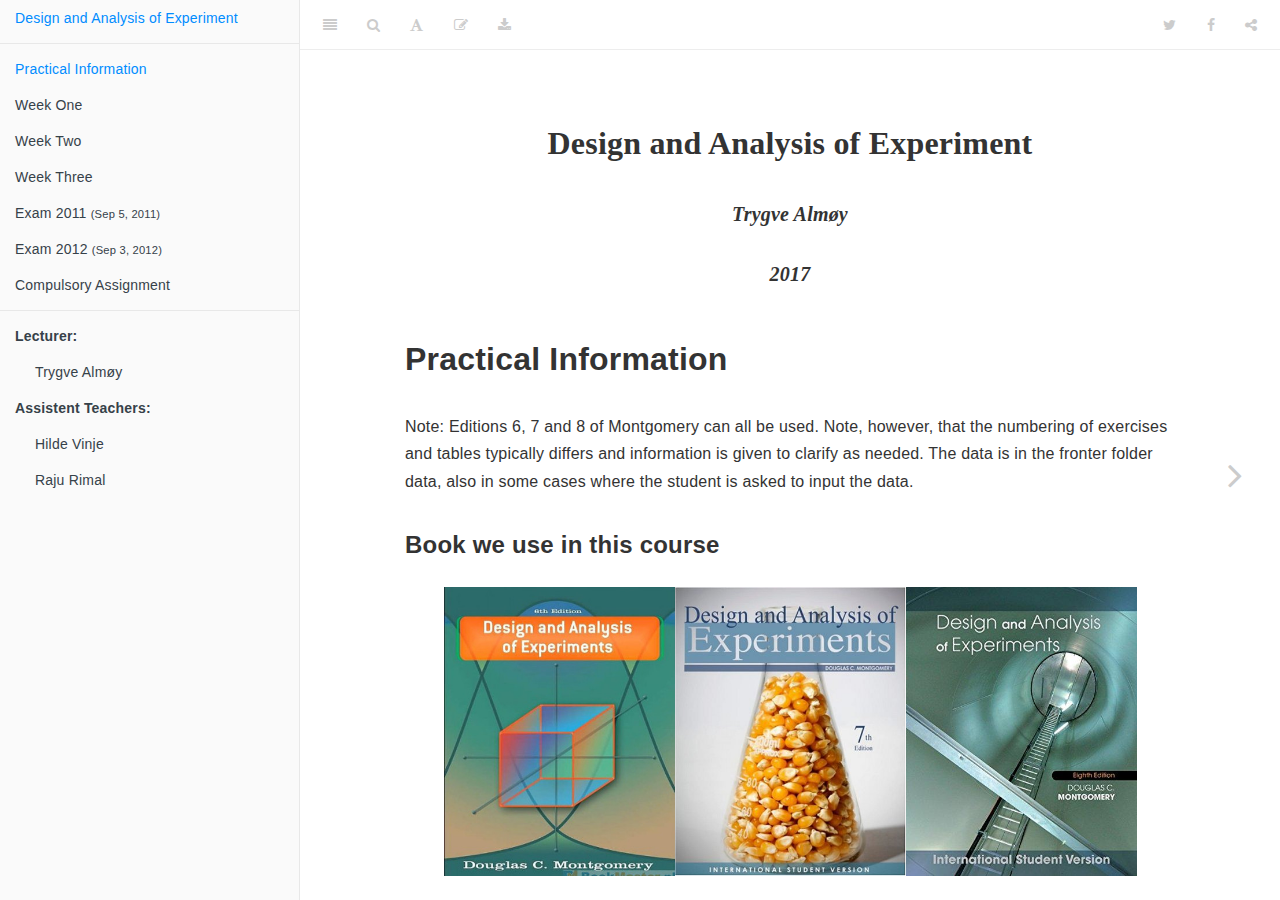
<file: docs/index.html>
<!DOCTYPE html>
<html >

<head>

  <meta charset="UTF-8">
  <meta http-equiv="X-UA-Compatible" content="IE=edge">
  <title>Design and Analysis of Experiment</title>
  <meta name="description" content="This contains the weekly exercises related to Design and Analysis of Experiment">
  <meta name="generator" content="bookdown 0.3.9 and GitBook 2.6.7">

  <meta property="og:title" content="Design and Analysis of Experiment" />
  <meta property="og:type" content="book" />
  
  
  <meta property="og:description" content="This contains the weekly exercises related to Design and Analysis of Experiment" />
  

  <meta name="twitter:card" content="summary" />
  <meta name="twitter:title" content="Design and Analysis of Experiment" />
  
  <meta name="twitter:description" content="This contains the weekly exercises related to Design and Analysis of Experiment" />
  

<meta name="author" content="Trygve Almøy">


<meta name="date" content="2017-01-01">

  <meta name="viewport" content="width=device-width, initial-scale=1">
  <meta name="apple-mobile-web-app-capable" content="yes">
  <meta name="apple-mobile-web-app-status-bar-style" content="black">
  
  

<link rel="next" href="week-one.html">
<script src="libs/jquery-2.2.3/jquery.min.js"></script>
<link href="libs/gitbook-2.6.7/css/style.css" rel="stylesheet" />
<link href="libs/gitbook-2.6.7/css/plugin-bookdown.css" rel="stylesheet" />
<link href="libs/gitbook-2.6.7/css/plugin-highlight.css" rel="stylesheet" />
<link href="libs/gitbook-2.6.7/css/plugin-search.css" rel="stylesheet" />
<link href="libs/gitbook-2.6.7/css/plugin-fontsettings.css" rel="stylesheet" />









<style type="text/css">
div.sourceCode { overflow-x: auto; }
table.sourceCode, tr.sourceCode, td.lineNumbers, td.sourceCode {
  margin: 0; padding: 0; vertical-align: baseline; border: none; }
table.sourceCode { width: 100%; line-height: 100%; }
td.lineNumbers { text-align: right; padding-right: 4px; padding-left: 4px; color: #aaaaaa; border-right: 1px solid #aaaaaa; }
td.sourceCode { padding-left: 5px; }
code > span.kw { color: #007020; font-weight: bold; } /* Keyword */
code > span.dt { color: #902000; } /* DataType */
code > span.dv { color: #40a070; } /* DecVal */
code > span.bn { color: #40a070; } /* BaseN */
code > span.fl { color: #40a070; } /* Float */
code > span.ch { color: #4070a0; } /* Char */
code > span.st { color: #4070a0; } /* String */
code > span.co { color: #60a0b0; font-style: italic; } /* Comment */
code > span.ot { color: #007020; } /* Other */
code > span.al { color: #ff0000; font-weight: bold; } /* Alert */
code > span.fu { color: #06287e; } /* Function */
code > span.er { color: #ff0000; font-weight: bold; } /* Error */
code > span.wa { color: #60a0b0; font-weight: bold; font-style: italic; } /* Warning */
code > span.cn { color: #880000; } /* Constant */
code > span.sc { color: #4070a0; } /* SpecialChar */
code > span.vs { color: #4070a0; } /* VerbatimString */
code > span.ss { color: #bb6688; } /* SpecialString */
code > span.im { } /* Import */
code > span.va { color: #19177c; } /* Variable */
code > span.cf { color: #007020; font-weight: bold; } /* ControlFlow */
code > span.op { color: #666666; } /* Operator */
code > span.bu { } /* BuiltIn */
code > span.ex { } /* Extension */
code > span.pp { color: #bc7a00; } /* Preprocessor */
code > span.at { color: #7d9029; } /* Attribute */
code > span.do { color: #ba2121; font-style: italic; } /* Documentation */
code > span.an { color: #60a0b0; font-weight: bold; font-style: italic; } /* Annotation */
code > span.cv { color: #60a0b0; font-weight: bold; font-style: italic; } /* CommentVar */
code > span.in { color: #60a0b0; font-weight: bold; font-style: italic; } /* Information */
</style>

<link rel="stylesheet" href="style.css" type="text/css" />
</head>

<body>



  <div class="book without-animation with-summary font-size-2 font-family-1" data-basepath=".">

    <div class="book-summary">
      <nav role="navigation">

<ul class="summary">
<li><a href="./">Design and Analysis of Experiment</a></li>

<li class="divider"></li>
<li class="chapter" data-level="" data-path="index.html"><a href="index.html"><i class="fa fa-check"></i>Practical Information</a></li>
<li class="chapter" data-level="" data-path="week-one.html"><a href="week-one.html"><i class="fa fa-check"></i>Week One</a></li>
<li class="chapter" data-level="" data-path="week-two.html"><a href="week-two.html"><i class="fa fa-check"></i>Week Two</a></li>
<li class="chapter" data-level="" data-path="week-three.html"><a href="week-three.html"><i class="fa fa-check"></i>Week Three</a></li>
<li><a href="exam-2011-sep-5-2011.html#exam-2011-sep-5-2011">Exam 2011 <small>(Sep 5, 2011)</small></a></li>
<li><a href="exam-2012-sep-3-2012.html#exam-2012-sep-3-2012">Exam 2012 <small>(Sep 3, 2012)</small></a></li>
<li class="chapter" data-level="" data-path="compulsory-assignment.html"><a href="compulsory-assignment.html"><i class="fa fa-check"></i>Compulsory Assignment</a></li>
<li class="divider"></li>
<li><a name="title" href="javascript:void(0)"><b>Lecturer:</b></a><ul>
<li><a href="https://www.nmbu.no/ans/trygve.almoy" target="blank">Trygve Almøy</a></li></ul></li>
<li><a name="title" href="javascript:void(0)"><b>Assistent Teachers:</b></a><ul>
<li><a href="https://www.nmbu.no/ans/hilde.vinje" target="blank">Hilde Vinje</a></li>
<li><a href="https://www.nmbu.no/ans/raju.rimal" target="blank">Raju Rimal</a></li></ul></li>

</ul>

      </nav>
    </div>

    <div class="book-body">
      <div class="body-inner">
        <div class="book-header" role="navigation">
          <h1>
            <i class="fa fa-circle-o-notch fa-spin"></i><a href="./">Design and Analysis of Experiment</a>
          </h1>
        </div>

        <div class="page-wrapper" tabindex="-1" role="main">
          <div class="page-inner">

            <section class="normal" id="section-">
<div id="header">
<h1 class="title">Design and Analysis of Experiment</h1>
<h4 class="author"><em>Trygve Almøy</em></h4>
<h4 class="date"><em>2017</em></h4>
</div>
<div id="practical-information" class="section level1">
<h1>Practical Information</h1>
<p>Note: Editions 6, 7 and 8 of Montgomery can all be used. Note, however, that the numbering of exercises and tables typically differs and information is given to clarify as needed. The data is in the fronter folder data, also in some cases where the student is asked to input the data.</p>
<div id="book-we-use-in-this-course" class="section level3">
<h3>Book we use in this course</h3>
<center>
<p><img src="images/BookCover_Ed6.jpeg" width="30%" /><img src="images/BookCover_Ed7.jpg" width="30%" /><img src="images/BookCover_Ed8.jpg" width="30%" /></p>
</center>
</div>
<div id="exercise-and-page-number-in-different-editions" class="section level3">
<h3>Exercise and Page Number in Different Editions</h3>
<table>
<thead>
<tr class="header">
<th align="left">Table.Exercise</th>
<th align="left">Edition6</th>
<th align="right">Edition7</th>
<th align="right">Edition8</th>
</tr>
</thead>
<tbody>
<tr class="odd">
<td align="left">Table</td>
<td align="left">2.5</td>
<td align="right">2.50</td>
<td align="right">2.60</td>
</tr>
<tr class="even">
<td align="left">Exercise</td>
<td align="left">Missing</td>
<td align="right">2.20</td>
<td align="right">2.10</td>
</tr>
<tr class="odd">
<td align="left">Exercise</td>
<td align="left">Missing</td>
<td align="right">2.30</td>
<td align="right">2.30</td>
</tr>
<tr class="even">
<td align="left">Exercise</td>
<td align="left">2.5</td>
<td align="right">2.16</td>
<td align="right">2.20</td>
</tr>
<tr class="odd">
<td align="left">Exercise</td>
<td align="left">2.13</td>
<td align="right">2.21</td>
<td align="right">2.29</td>
</tr>
<tr class="even">
<td align="left">Exercise</td>
<td align="left">2.18</td>
<td align="right">2.27</td>
<td align="right">2.34</td>
</tr>
</tbody>
</table>

</div>
</div>
<script>
ans_btn_html = '<a class = "btn-ans"><span class="label label-success no-print">&lt;ANS/&gt;</span></a>';
  showAns_btn = '<a class="showAns-btn btn pull-right js-toolbar-action">Show Answers</a>';
  hideAns_btn = '<a class="hideAns-btn btn pull-right js-toolbar-action" style="display:none;">Hide Answers</a>';
  
  // Adding Extra Menus in Navigation
  
  // Adding button on before each answer:::
  $(".ans").before(ans_btn_html);
  $('.btn-ans').each(function(){
    $(this).next('.ans').andSelf().wrapAll('<div class="wrap-ans"/>');
  });
  $('.btn-ans').click(function(){
    $(this).siblings('.ans').toggle(400);
  });
  
if ($(".ans").length > 0){
    $('.book-header').prepend(showAns_btn, hideAns_btn);
    $('.showAns-btn').show();
    $('.showAns-btn').click(function(){
      $('.btn-ans').hide(400);
      $('.ans').show(400);
      $('.hideAns-btn').show();
      $(this).hide();
      $('.hideAns-btn').click(function(){
        $('.btn-ans').show(400);
        $('.ans').hide(400);
        $('.showAns-btn').show();
        $(this).hide();
      });
    });
  }

var chap = "week-two"
if(window.location.href.indexOf(chap) != -1){
  var now = new Date();
  var release = new Date("August 21, 2016");
  if(now < release){
    $(".ans, .btn-ans, .showAns-btn, .hideAns-btn").hide()
  }
}

$('.ans p:has(img)').css('text-align', 'center');
</script>

<script>
  (function(i,s,o,g,r,a,m){i['GoogleAnalyticsObject']=r;i[r]=i[r]||function(){
  (i[r].q=i[r].q||[]).push(arguments)},i[r].l=1*new Date();a=s.createElement(o),
  m=s.getElementsByTagName(o)[0];a.async=1;a.src=g;m.parentNode.insertBefore(a,m)
  })(window,document,'script','https://www.google-analytics.com/analytics.js','ga');

  ga('create', 'UA-82812028-1', 'auto');
  ga('send', 'pageview');

</script>
            </section>

          </div>
        </div>
      </div>

<a href="week-one.html" class="navigation navigation-next navigation-unique" aria-label="Next page"><i class="fa fa-angle-right"></i></a>
    </div>
  </div>
<script src="libs/gitbook-2.6.7/js/app.min.js"></script>
<script src="libs/gitbook-2.6.7/js/lunr.js"></script>
<script src="libs/gitbook-2.6.7/js/plugin-search.js"></script>
<script src="libs/gitbook-2.6.7/js/plugin-sharing.js"></script>
<script src="libs/gitbook-2.6.7/js/plugin-fontsettings.js"></script>
<script src="libs/gitbook-2.6.7/js/plugin-bookdown.js"></script>
<script src="libs/gitbook-2.6.7/js/jquery.highlight.js"></script>
<script>
require(["gitbook"], function(gitbook) {
gitbook.start({
"sharing": {
"github": false,
"facebook": true,
"twitter": true,
"google": false,
"weibo": false,
"instapper": false,
"vk": false,
"all": ["facebook", "google", "twitter", "weibo", "instapaper"]
},
"fontsettings": {
"theme": "white",
"family": "sans",
"size": 2
},
"edit": {
"link": "https://github.com/mathatistics/stat210-2016/edit/master/index.Rmd",
"text": "Edit"
},
"download": ["STAT210-2016.epub", "STAT210-2016.pdf"],
"toc": {
"collapse": "subsection"
}
});
});
</script>

<!-- dynamically load mathjax for compatibility with self-contained -->
<script>
  (function () {
    var script = document.createElement("script");
    script.type = "text/javascript";
    script.src  = "https://cdn.mathjax.org/mathjax/latest/MathJax.js?config=TeX-AMS-MML_HTMLorMML";
    if (location.protocol !== "file:" && /^https?:/.test(script.src))
      script.src  = script.src.replace(/^https?:/, '');
    document.getElementsByTagName("head")[0].appendChild(script);
  })();
</script>
</body>

</html>
</file>
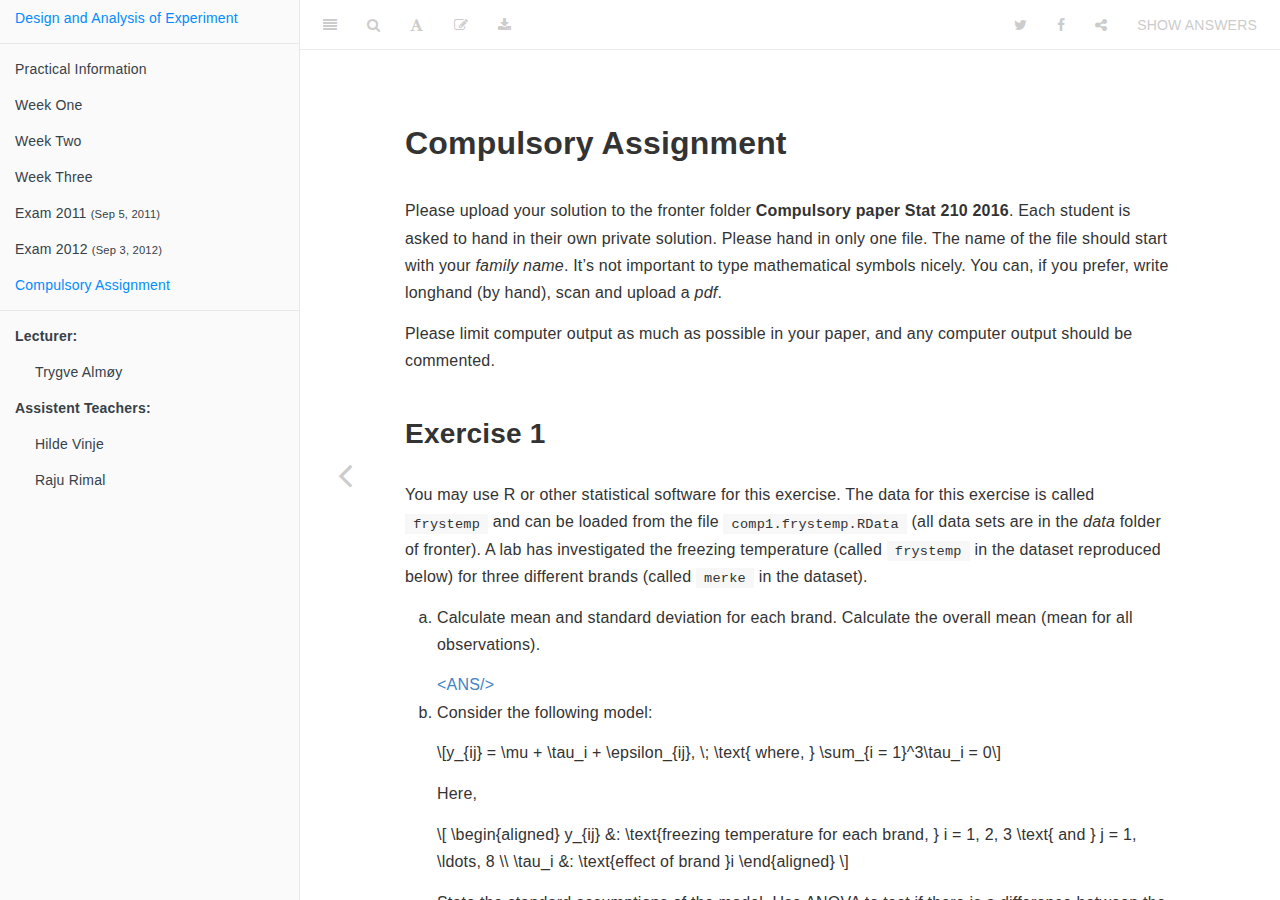
<file: docs/compulsory-assignment.html>
<!DOCTYPE html>
<html >

<head>

  <meta charset="UTF-8">
  <meta http-equiv="X-UA-Compatible" content="IE=edge">
  <title>Design and Analysis of Experiment</title>
  <meta name="description" content="This contains the weekly exercises related to Design and Analysis of Experiment">
  <meta name="generator" content="bookdown 0.3.9 and GitBook 2.6.7">

  <meta property="og:title" content="Design and Analysis of Experiment" />
  <meta property="og:type" content="book" />
  
  
  <meta property="og:description" content="This contains the weekly exercises related to Design and Analysis of Experiment" />
  

  <meta name="twitter:card" content="summary" />
  <meta name="twitter:title" content="Design and Analysis of Experiment" />
  
  <meta name="twitter:description" content="This contains the weekly exercises related to Design and Analysis of Experiment" />
  

<meta name="author" content="Trygve Almøy">


<meta name="date" content="2017-01-01">

  <meta name="viewport" content="width=device-width, initial-scale=1">
  <meta name="apple-mobile-web-app-capable" content="yes">
  <meta name="apple-mobile-web-app-status-bar-style" content="black">
  
  
<link rel="prev" href="exam-2012-sep-3-2012.html">

<script src="libs/jquery-2.2.3/jquery.min.js"></script>
<link href="libs/gitbook-2.6.7/css/style.css" rel="stylesheet" />
<link href="libs/gitbook-2.6.7/css/plugin-bookdown.css" rel="stylesheet" />
<link href="libs/gitbook-2.6.7/css/plugin-highlight.css" rel="stylesheet" />
<link href="libs/gitbook-2.6.7/css/plugin-search.css" rel="stylesheet" />
<link href="libs/gitbook-2.6.7/css/plugin-fontsettings.css" rel="stylesheet" />









<style type="text/css">
div.sourceCode { overflow-x: auto; }
table.sourceCode, tr.sourceCode, td.lineNumbers, td.sourceCode {
  margin: 0; padding: 0; vertical-align: baseline; border: none; }
table.sourceCode { width: 100%; line-height: 100%; }
td.lineNumbers { text-align: right; padding-right: 4px; padding-left: 4px; color: #aaaaaa; border-right: 1px solid #aaaaaa; }
td.sourceCode { padding-left: 5px; }
code > span.kw { color: #007020; font-weight: bold; } /* Keyword */
code > span.dt { color: #902000; } /* DataType */
code > span.dv { color: #40a070; } /* DecVal */
code > span.bn { color: #40a070; } /* BaseN */
code > span.fl { color: #40a070; } /* Float */
code > span.ch { color: #4070a0; } /* Char */
code > span.st { color: #4070a0; } /* String */
code > span.co { color: #60a0b0; font-style: italic; } /* Comment */
code > span.ot { color: #007020; } /* Other */
code > span.al { color: #ff0000; font-weight: bold; } /* Alert */
code > span.fu { color: #06287e; } /* Function */
code > span.er { color: #ff0000; font-weight: bold; } /* Error */
code > span.wa { color: #60a0b0; font-weight: bold; font-style: italic; } /* Warning */
code > span.cn { color: #880000; } /* Constant */
code > span.sc { color: #4070a0; } /* SpecialChar */
code > span.vs { color: #4070a0; } /* VerbatimString */
code > span.ss { color: #bb6688; } /* SpecialString */
code > span.im { } /* Import */
code > span.va { color: #19177c; } /* Variable */
code > span.cf { color: #007020; font-weight: bold; } /* ControlFlow */
code > span.op { color: #666666; } /* Operator */
code > span.bu { } /* BuiltIn */
code > span.ex { } /* Extension */
code > span.pp { color: #bc7a00; } /* Preprocessor */
code > span.at { color: #7d9029; } /* Attribute */
code > span.do { color: #ba2121; font-style: italic; } /* Documentation */
code > span.an { color: #60a0b0; font-weight: bold; font-style: italic; } /* Annotation */
code > span.cv { color: #60a0b0; font-weight: bold; font-style: italic; } /* CommentVar */
code > span.in { color: #60a0b0; font-weight: bold; font-style: italic; } /* Information */
</style>

<link rel="stylesheet" href="style.css" type="text/css" />
</head>

<body>



  <div class="book without-animation with-summary font-size-2 font-family-1" data-basepath=".">

    <div class="book-summary">
      <nav role="navigation">

<ul class="summary">
<li><a href="./">Design and Analysis of Experiment</a></li>

<li class="divider"></li>
<li class="chapter" data-level="" data-path="index.html"><a href="index.html"><i class="fa fa-check"></i>Practical Information</a></li>
<li class="chapter" data-level="" data-path="week-one.html"><a href="week-one.html"><i class="fa fa-check"></i>Week One</a></li>
<li class="chapter" data-level="" data-path="week-two.html"><a href="week-two.html"><i class="fa fa-check"></i>Week Two</a></li>
<li class="chapter" data-level="" data-path="week-three.html"><a href="week-three.html"><i class="fa fa-check"></i>Week Three</a></li>
<li><a href="exam-2011-sep-5-2011.html#exam-2011-sep-5-2011">Exam 2011 <small>(Sep 5, 2011)</small></a></li>
<li><a href="exam-2012-sep-3-2012.html#exam-2012-sep-3-2012">Exam 2012 <small>(Sep 3, 2012)</small></a></li>
<li class="chapter" data-level="" data-path="compulsory-assignment.html"><a href="compulsory-assignment.html"><i class="fa fa-check"></i>Compulsory Assignment</a></li>
<li class="divider"></li>
<li><a name="title" href="javascript:void(0)"><b>Lecturer:</b></a><ul>
<li><a href="https://www.nmbu.no/ans/trygve.almoy" target="blank">Trygve Almøy</a></li></ul></li>
<li><a name="title" href="javascript:void(0)"><b>Assistent Teachers:</b></a><ul>
<li><a href="https://www.nmbu.no/ans/hilde.vinje" target="blank">Hilde Vinje</a></li>
<li><a href="https://www.nmbu.no/ans/raju.rimal" target="blank">Raju Rimal</a></li></ul></li>

</ul>

      </nav>
    </div>

    <div class="book-body">
      <div class="body-inner">
        <div class="book-header" role="navigation">
          <h1>
            <i class="fa fa-circle-o-notch fa-spin"></i><a href="./">Design and Analysis of Experiment</a>
          </h1>
        </div>

        <div class="page-wrapper" tabindex="-1" role="main">
          <div class="page-inner">

            <section class="normal" id="section-">
<div id="compulsory-assignment" class="section level1">
<h1>Compulsory Assignment</h1>
<p>Please upload your solution to the fronter folder <strong>Compulsory paper Stat 210 2016</strong>. Each student is asked to hand in their own private solution. Please hand in only one file. The name of the file should start with your <em>family name</em>. It’s not important to type mathematical symbols nicely. You can, if you prefer, write longhand (by hand), scan and upload a <em>pdf</em>.</p>
<p>Please limit computer output as much as possible in your paper, and any computer output should be commented.</p>
<div id="exercise-1-4" class="section level2">
<h2>Exercise 1</h2>
<p>You may use R or other statistical software for this exercise. The data for this exercise is called <code>frystemp</code> and can be loaded from the file <code>comp1.frystemp.RData</code> (all data sets are in the <em>data</em> folder of fronter). A lab has investigated the freezing temperature (called <code>frystemp</code> in the dataset reproduced below) for three different brands (called <code>merke</code> in the dataset).</p>
<ol style="list-style-type: lower-alpha">
<li><p>Calculate mean and standard deviation for each brand. Calculate the overall mean (mean for all observations).</p>
<div class="ans">
<table>
<caption><span id="tab:unnamed-chunk-166">Table 4: </span>Numerical Summary of <code>frystemp</code> data</caption>
<thead>
<tr class="header">
<th></th>
<th align="right">Mean</th>
<th align="right">SD</th>
<th align="right">N</th>
</tr>
</thead>
<tbody>
<tr class="odd">
<td>merke1</td>
<td align="right">-16.163</td>
<td align="right">1.309</td>
<td align="right">8</td>
</tr>
<tr class="even">
<td>merke2</td>
<td align="right">-13.562</td>
<td align="right">1.283</td>
<td align="right">8</td>
</tr>
<tr class="odd">
<td>merke3</td>
<td align="right">-14.575</td>
<td align="right">0.755</td>
<td align="right">8</td>
</tr>
<tr class="even">
<td>Overall</td>
<td align="right">-14.767</td>
<td align="right">1.546</td>
<td align="right">24</td>
</tr>
</tbody>
</table>
</div></li>
<li><p>Consider the following model:</p>
<p><span class="math display">\[y_{ij} = \mu + \tau_i + \epsilon_{ij}, \; \text{ where, } \sum_{i = 1}^3\tau_i = 0\]</span></p>
<p>Here,</p>
<p><span class="math display">\[
\begin{aligned}
y_{ij} &amp;: \text{freezing temperature for each brand, } i = 1, 2, 3 \text{ and } j = 1, \ldots, 8 \\
\tau_i &amp;: \text{effect of brand }i
\end{aligned}
\]</span></p>
<p>State the standard assumptions of the model. Use ANOVA to test if there is a difference between the brands. Formulate the hypothesis, carry out a test and formulate a conclusion. Give the ANOVA table.</p>
<div class="ans">
<p>The standard assumption of the model is, <span class="math display">\[\epsilon_{ij} \sim N(0, \sigma^2)\]</span></p>
<p>It is also assumed that the <span class="math inline">\(y_{ij}\)</span> are independent. The hypothesis for testing if there is a difference between the brands is,</p>
<p><span class="math display">\[
\begin{aligned}
H_0 &amp;: \tau_i = 0 \text{ for all } i \\
H_1 &amp;: \tau_i \ne 0 \text{ for at least one } i
\end{aligned}
\]</span></p>
<p>The ANOVA table for the model is,</p>
<table>
<caption><span id="tab:unnamed-chunk-167">Table 5: </span>ANOVA table for <code>frystemp</code> model</caption>
<thead>
<tr class="header">
<th></th>
<th align="right">Df</th>
<th align="right">Sum Sq</th>
<th align="right">Mean Sq</th>
<th align="right">F value</th>
<th align="right">Pr(&gt;F)</th>
</tr>
</thead>
<tbody>
<tr class="odd">
<td>merke</td>
<td align="right">2</td>
<td align="right">27.48083</td>
<td align="right">13.740417</td>
<td align="right">10.48791</td>
<td align="right">0.0006947</td>
</tr>
<tr class="even">
<td>Residuals</td>
<td align="right">21</td>
<td align="right">27.51250</td>
<td align="right">1.310119</td>
<td align="right"></td>
<td align="right"></td>
</tr>
</tbody>
</table>
<p>Here, p-value <span class="math inline">\(\left(0.001\right)\)</span> is much smaller than 0.05, so we reject <span class="math inline">\(H_0\)</span> and claim that there is significant difference between <code>merke</code> at 95% confidence level.</p>
</div></li>
<li><p>Estimate all parameters in the model.</p>
<div class="ans">
<p>The estimated parameters in the model can be obtained from model summary as below:</p>
<table>
<caption><span id="tab:unnamed-chunk-168">Table 6: </span>Coefficient Estimate of Linear Model: <code>frystemp</code> ~ <code>merke</code></caption>
<thead>
<tr class="header">
<th align="left">term</th>
<th align="right">estimate</th>
<th align="right">std.error</th>
<th align="right">statistic</th>
<th align="right">p.value</th>
</tr>
</thead>
<tbody>
<tr class="odd">
<td align="left"><span class="math inline">\(\hat{\mu}\)</span></td>
<td align="right">-14.767</td>
<td align="right">0.234</td>
<td align="right">-63.202</td>
<td align="right">0.000</td>
</tr>
<tr class="even">
<td align="left"><span class="math inline">\(\hat{\tau_1}\)</span></td>
<td align="right">-1.396</td>
<td align="right">0.330</td>
<td align="right">-4.224</td>
<td align="right">0.000</td>
</tr>
<tr class="odd">
<td align="left"><span class="math inline">\(\hat{\tau_2}\)</span></td>
<td align="right">1.204</td>
<td align="right">0.330</td>
<td align="right">3.644</td>
<td align="right">0.002</td>
</tr>
</tbody>
</table>
<table>
<caption><span id="tab:unnamed-chunk-168">Table 6: </span>Summary of Linear Model: <code>frystemp</code>~ <code>merke</code></caption>
<thead>
<tr class="header">
<th align="right">r.squared</th>
<th align="right">adj.r.squared</th>
<th align="right">sigma</th>
<th align="right">statistic</th>
<th align="right">p.value</th>
<th align="right">df</th>
<th align="right">df.residual</th>
</tr>
</thead>
<tbody>
<tr class="odd">
<td align="right">0.4997</td>
<td align="right">0.4521</td>
<td align="right">1.1446</td>
<td align="right">10.4879</td>
<td align="right">0.0007</td>
<td align="right">3</td>
<td align="right">21</td>
</tr>
</tbody>
</table>
<p>From the output, we can estimate <span class="math inline">\(\tau_3\)</span> from the assumption that the overall mean sum to zero. i.e. <span class="math inline">\(\hat{\tau}_3 = -\left(\tau_1 + \tau_2\right) = -(-1.4+1.2) = 0.192\)</span></p>
</div></li>
<li><p>Calculate confidence intervals for <span class="math inline">\(\tau_1 - \tau_2\)</span>, <span class="math inline">\(\tau_1 - \tau_3\)</span> and <span class="math inline">\(\tau_2 - \tau_3\)</span> using Tukey’s method. Are there any significant differences?</p>
<div class="ans">
<p>The confidence intervals for Tukey’s method can be computed as,</p>
<p><span class="math display">\[
\begin{aligned}
\bar{y}_{i\cdot} - \bar{y}_{j\cdot} - q_\alpha (a, f)\sqrt{\frac{\text{MS}_\text{E}}{n}} &amp;\le \mu_i - \mu_j\\
&amp; \le \bar{y}_{i\cdot} - \bar{y}_{j\cdot} + q_\alpha (a, f)\sqrt{\frac{\text{MS}_\text{E}}{n}} &amp;\le \mu_i - \mu_j, i \ne j
\end{aligned}
\]</span></p>
<p>since, <span class="math inline">\(\mu_i - \mu_j\)</span> is same as <span class="math inline">\(\tau_i - \tau_j\)</span>, the conficence interval for group <span class="math inline">\(i\)</span> and <span class="math inline">\(j\)</span> can also be written as,</p>
<p><span class="math display">\[
\begin{aligned}
\hat{\tau}_{i\cdot} - \hat{\tau}_{j\cdot} - q_\alpha (a, f)\sqrt{\frac{\text{MS}_\text{E}}{n}} &amp;\le \mu_i - \mu_j\\
&amp; \le \hat{\tau}_{i\cdot} - \hat{\tau}_{j\cdot} + q_\alpha (a, f)\sqrt{\frac{\text{MS}_\text{E}}{n}} &amp;\le \mu_i - \mu_j, i \ne j
\label{eqn:tukeyCI}
\end{aligned}
\]</span></p>
<p>Here we have,</p>
<p><span class="math display">\[
\begin{aligned}
q_\alpha (a, f)\sqrt{\frac{\text{MS}_\text{E}}{n}} &amp;= q_{0.05} (3, 21)\sqrt{\frac{1.310119}{8}} \\
&amp;= 1.4425278
\label{eqn:tukeyCriteria}
\end{aligned}
\]</span></p>
<p>Further, this value is now compated with the absolute difference between the estimates. The difference between the estimates of various group-pairs are,</p>
<table>
<thead>
<tr class="header">
<th align="right">merke1 - merke2</th>
<th align="right">merke1 - merke3</th>
<th align="right">merke2 - merke3</th>
</tr>
</thead>
<tbody>
<tr class="odd">
<td align="right">-2.6</td>
<td align="right">-1.5875</td>
<td align="right">1.0125</td>
</tr>
</tbody>
</table>
<p>If the absolute difference between two groups are larger than the value 1.443 than we reject the null hypothesis and claim that the pair are significantly different from each other. The R output for this test is,</p>
<pre><code>                Lower  Center   Upper Std.Err t value  P(&gt;t)    
merke1-merke2 -4.0425 -2.6000 -1.1575  0.5723  -4.543 0.0005 ***
merke1-merke3 -3.0300 -1.5875 -0.1450  0.5723  -2.774 0.0294 *  
merke2-merke3 -0.4300  1.0125  2.4550  0.5723   1.769 0.2042    
---
Signif. codes:  0 &#39;***&#39; 0.001 &#39;**&#39; 0.01 &#39;*&#39; 0.05 &#39;.&#39; 0.1 &#39; &#39; 1</code></pre>
<p>Above output shows the difference between <code>merke2</code> and <code>merke1</code> whose interpretation will be same as the difference between <code>merke1</code> and <code>merke2</code> except the sign of Estimate and interval will switch. For instance, in this situation, the estimate will be -2.6 and the lower and upper confidence interval at 95% confidence level will be -4.043 and -2.600 respectively.</p>
<p>The result shows that <code>marke1</code> is significantly different than <code>marke2</code> and <code>marke3</code> at 95% confidence level.</p>
</div></li>
</ol>
</div>
<div id="exercise-2-topic-discussed-at-lecture-august-23" class="section level2">
<h2>Exercise 2 (Topic discussed at lecture August 23)</h2>
<p><em>You are <strong>not</strong> supposed to use R or other statistical software for this exercise</em>. (But you should use R to check. The dataset is ‘fett’ contained in the file <code>comp2.fett.RData</code>).</p>
<p>We would like to investigate the fat concentration in milk (<code>fettprosent</code> in the below data set). Three farms have been randomly selected and 5 cows from each farm (<code>besetning</code>) is recruited to the study. The data is as given below:</p>
<ol style="list-style-type: lower-alpha">
<li><p>Explain what is meant by a <em>random effect</em> and why <code>besetning</code> (farm) reasonably can be modeled as a random effect.</p>
<div class="ans">
<p>In many situations, factors have infinitely many levels and a researcher randomly choose some of the levels and make inference about the whole population. Models with such factors are called <em>Random effect models</em>. In case of random effect model, the interest is on the population distribution of factor rather than some specific chosen levels.</p>
<p>For example, An experiment where some specific drugs are to be tested for their efficacy. A randomly chosen drug will barely be an interest in any experiment. Here, the experiment is oriented in finding the effect of those specific drugs and thus, this is the case of <em>fixed effect model</em>. While in another experiment where researcher is interested in finding if there is any differences between farm in Akershus area of Norway in the context of milk production. There can be many farms and the research is not interested on some specific farm but rather is interested on overal population of farm. So some farms are randomly choosen and are used to construct a model. This is the case of <em>random effect model</em>.</p>
</div></li>
<li><p>Consider the model, <span class="math display">\[
\begin{aligned}
y_{ij} &amp;= \mu + \tau_i + \epsilon_{ij} \\
\tau_i &amp;\sim \text{NID}\left(0, \sigma_\tau^2\right)\\
\epsilon_{ij} &amp;\sim \text{N}\left(0, \sigma^2\right) \\
i &amp;= 1, 2, 3\; j = 1, 2, \ldots 5\; N = 15
\end{aligned}
\]</span> Also, all random variables are independent</p>
<p>Use the output below:</p>
<pre><code>          Df Sum Sq F value      Pr(&gt;F)    
besetning  2 13.545  35.213 0.000009521 ***
Residuals 12  2.308                        
---
Signif. codes:  0 &#39;***&#39; 0.001 &#39;**&#39; 0.01 &#39;*&#39; 0.05 &#39;.&#39; 0.1 &#39; &#39; 1</code></pre>
<p>Estimate <span class="math inline">\(\sigma_\tau^2\)</span> and <span class="math inline">\(\sigma^2\)</span> and the correlation for animals from the same farm.</p>
<div class="ans">
<p>Here we can find <span class="math inline">\(\text{MS}_\text{treatment}\)</span> and <span class="math inline">\(\text{MS}_\text{E}\)</span> as,</p>
<p><span class="math display">\[
\begin{aligned}
\text{MS}_\text{treatment} &amp;= \frac{\text{SS}_\text{treatment}}{df_\text{treatment}}
= 6.773 \\
\text{and, }\text{MS}_\text{E} &amp;= \frac{\text{SS}_\text{E}}{df_\text{Error}}
= 0.192
\end{aligned}
\]</span></p>
<p>Therefore, we can find the estimates of <em>variance components</em> <span class="math inline">\(\hat{\sigma}_\tau^2\)</span> and <span class="math inline">\(\hat{\sigma}^2\)</span> as,</p>
<p><span class="math display">\[
\begin{aligned}
\hat{\sigma}^2 &amp;= \text{MS}_\text{E} = 0.192 \\
\hat{\sigma}_\tau^2 &amp;= \frac{\text{MS}_\text{treatment}-\text{MS}_\text{E}}{n} \\
&amp;= \frac{6.773 - 0.192}{5}
= 1.316
\end{aligned}
\]</span></p>
<p>Finally, the correlation for animals from the same farm is,</p>
<p><span class="math display">\[
\text{cor}(y_{ij}, y_{ik}) = \hat{\rho} = \frac{\hat{\sigma}_\tau^2}{\hat{\sigma}_\tau^2 + \hat{\sigma^2}} = \frac{1.32}{1.508} 
= 0.872
\]</span></p>
<p>Thus the correlation for animals from the same farm is 87.2 percent.</p>
</div></li>
<li><p>Is there a significant effect of <code>besetning</code>? Formulate the hypothesis and do the test.</p>
<div class="ans">
<p>To test the significance of the random factor <code>besetning</code>, the hypothesis can be written as,</p>
<p><span class="math display">\[
\begin{aligned}
H_0 &amp;: \sigma_\tau^2 = 0 \\
H_1 &amp;: \sigma_\tau^2 &gt; 0
\end{aligned}
\]</span></p>
<p>Here, <span class="math inline">\(\sigma_\tau^2\)</span> is the variation between farms and the null hypothesis states that there is no variation between farms. Given ANOVA table shows that the p-value corresponding to <code>besetning</code> is very small and thus we reject null hypothesis and claim that there is significant difference between farms. As this is a random effect model, the inference is made on just those specific farms but population of farms in general.</p>
</div></li>
<li><p>Calculate a 99% confidence interval for <span class="math inline">\(\sigma^2\)</span></p>
<div class="ans">
<p>The confidence interval for <span class="math inline">\(\sigma^2\)</span> at <span class="math inline">\(\alpha\)</span> level of significance is,</p>
<p><span class="math display">\[\frac{\text{SS}_E}{\chi^2_{\alpha/2, N-a}} \le \sigma^2 \le \frac{\text{SS}_E}{\chi^2_{1 - \alpha/2, N-a}}\]</span></p>
<p>From Chi-square table, we can find chi-square values for <span class="math inline">\(\alpha = 0.01\)</span> and <span class="math inline">\(N-a = 12\)</span> as,</p>
<p><span class="math display">\[
\chi^2_{0.005, 12} = 28.3 \text{ and } 
\chi^2_{0.995, 12} = 3.074
\]</span></p>
<p>Therefore, using <span class="math inline">\(\text{SS}_E = 2.308\)</span>, we can find,</p>
<p><span class="math display">\[
\begin{aligned}
\frac{\text{SS}_E}{\chi^2_{\alpha/2, N-a}} &amp;\le \sigma^2 \le \frac{\text{SS}_E}{\chi^2_{1 - \alpha/2, N-a}} \\
\frac{2.308}{28.3} &amp;\le \sigma^2 \le \frac{2.308}{3.074} \\
0.082 &amp;\le \sigma^2 \le 0.751
\end{aligned}
\]</span></p>
<p>Thus at 99% confidence level, the true error variance <span class="math inline">\((\sigma^2)\)</span> lie between the interval <span class="math inline">\(\left[0.082, 0.751\right]\)</span>.</p>
</div></li>
</ol>
</div>
<div id="exercise-3-lectures-august-24" class="section level2">
<h2>Exercise 3 (Lectures August 24)</h2>
<p><em>You are supposed to use R or other statistical software for this exercise</em>. The data is <code>comp3.dommere.RData</code>.</p>
<p>The purpose of the data of this exercise is to investigate if 5 different types of feeding (<code>fortype</code> in the below data set) lead to differently tasting milk. Four judges (corresponding to <code>Dommer</code> in the data) were asked to taste and rate on a scale from 1 to 10, 10 being best.</p>
<table>
<thead>
<tr class="header">
<th align="left">Dommer</th>
<th align="right">Fortype1</th>
<th align="right">Fortype2</th>
<th align="right">Fortype3</th>
<th align="right">Fortype4</th>
<th align="right">Fortype5</th>
</tr>
</thead>
<tbody>
<tr class="odd">
<td align="left">Dommer1</td>
<td align="right">6</td>
<td align="right">6</td>
<td align="right">3</td>
<td align="right">4</td>
<td align="right">3</td>
</tr>
<tr class="even">
<td align="left">Dommer2</td>
<td align="right">9</td>
<td align="right">8</td>
<td align="right">7</td>
<td align="right">8</td>
<td align="right">3</td>
</tr>
<tr class="odd">
<td align="left">Dommer3</td>
<td align="right">10</td>
<td align="right">8</td>
<td align="right">5</td>
<td align="right">7</td>
<td align="right">6</td>
</tr>
<tr class="even">
<td align="left">Dommer4</td>
<td align="right">9</td>
<td align="right">7</td>
<td align="right">3</td>
<td align="right">4</td>
<td align="right">1</td>
</tr>
</tbody>
</table>
<p>It is natural to let <code>Dommer</code> be regarded as a block effect.</p>
<p>Assume two different model, one includes the blocks (<em>Model 1</em>), and the other without blocking (<em>Model 2</em>).</p>
<ol style="list-style-type: lower-alpha">
<li><p>Describe the models and state the standard assumptions. Would you prefer <em>Model 1</em> or <em>Model2</em>? Give reasons for your answer.</p>
<div class="ans">
<p><strong>Model 1:</strong> Let <span class="math inline">\(y_{ij}\)</span> be the <code>poeng</code> of <span class="math inline">\(i^\text{th}\)</span> fortype given by <span class="math inline">\(j^\text{th}\)</span> dommer.</p>
<p><span class="math display">\[y_{ij} = \mu + \tau_i + \gamma_j + \epsilon_{ij}, \text{ where, } \sum_{i = 1}^5 \tau_i = 0 \text{ and } \sum_{j = 0}^4 \gamma_j = 0\]</span></p>
<p>Here, <span class="math inline">\(i = 1, \ldots, 5\)</span> (Fortype) and <span class="math inline">\(j = 1, \ldots, 5\)</span> (Dommer)</p>
<p><strong>Model 2:</strong> Let <span class="math inline">\(y_{ij}\)</span> be the <span class="math inline">\(j^\text{th}\)</span> replication of <code>poeng</code> for <span class="math inline">\(i^\text{th}\)</span> fortype.</p>
<p><span class="math display">\[y_{ij} = \mu + \tau_i + \epsilon_{ij}, \text{ where, } \sum_{i = 1}^a \tau_i = 0\]</span></p>
<p>Here <span class="math inline">\(i = 1, \ldots, 5\)</span> (Fortype) and <span class="math inline">\(j = 1, \ldots, 5\)</span> (Replication) Since in this model dommer is not considered as blocking factor so, the points are considered as replications.</p>
<p>The error terms <span class="math inline">\(\epsilon_{ij}\)</span> in both <strong>Model1</strong> and <strong>Model2</strong> are independent and follows normal distribution with mean 0 and constant variance <span class="math inline">\(\sigma^2\)</span>. i.e.,</p>
<p><span class="math display">\[\epsilon_{ij} \sim \text{NID}\left(0, \sigma^2\right)\]</span></p>
<p>ANOVA output from <strong>Model 1</strong> and <strong>Model 2</strong> are as follows,</p>
<table>
<caption><span id="tab:anovaModel1">Table 7: </span>ANOVA for <strong>Model 1</strong></caption>
<thead>
<tr class="header">
<th></th>
<th align="right">Df</th>
<th align="right">Sum Sq</th>
<th align="right">Mean Sq</th>
<th align="right">F value</th>
<th align="right">Pr(&gt;F)</th>
</tr>
</thead>
<tbody>
<tr class="odd">
<td>Fortype</td>
<td align="right">4</td>
<td align="right">70.30</td>
<td align="right">17.5750</td>
<td align="right">12.7818</td>
<td align="right">0.0003</td>
</tr>
<tr class="even">
<td>Dommer</td>
<td align="right">3</td>
<td align="right">31.75</td>
<td align="right">10.5833</td>
<td align="right">7.6970</td>
<td align="right">0.0039</td>
</tr>
<tr class="odd">
<td>Residuals</td>
<td align="right">12</td>
<td align="right">16.50</td>
<td align="right">1.3750</td>
<td align="right"></td>
<td align="right"></td>
</tr>
</tbody>
</table>
<table>
<caption><span id="tab:anovaModel2">Table 8: </span>ANOVA for <strong>Model 2</strong></caption>
<thead>
<tr class="header">
<th></th>
<th align="right">Df</th>
<th align="right">Sum Sq</th>
<th align="right">Mean Sq</th>
<th align="right">F value</th>
<th align="right">Pr(&gt;F)</th>
</tr>
</thead>
<tbody>
<tr class="odd">
<td>Fortype</td>
<td align="right">4</td>
<td align="right">70.30</td>
<td align="right">17.5750</td>
<td align="right">5.4637</td>
<td align="right">0.0064</td>
</tr>
<tr class="even">
<td>Residuals</td>
<td align="right">15</td>
<td align="right">48.25</td>
<td align="right">3.2167</td>
<td align="right"></td>
<td align="right"></td>
</tr>
</tbody>
</table>
<p>From the ANOVA tables above, we can see that the block factor <code>Dommer</code> has significant effect in Model 1 which indicates that the analysis will be affected if it is removed from the model. In Model 2 the MSE has increased that consiquently decreases F-value corresponding to Fortype.</p>
</div></li>
<li><p>Show that there is a significant effect of <code>Fortype</code> in <em>Model 1</em>.</p>
<div class="ans">
<table>
<caption><span id="tab:unnamed-chunk-178">Table 9: </span>ANOVA table for <strong>Model 1</strong></caption>
<thead>
<tr class="header">
<th></th>
<th align="right">Df</th>
<th align="right">Sum Sq</th>
<th align="right">Mean Sq</th>
<th align="right">F value</th>
<th align="right">Pr(&gt;F)</th>
</tr>
</thead>
<tbody>
<tr class="odd">
<td>Fortype</td>
<td align="right">4</td>
<td align="right">70.30</td>
<td align="right">17.5750</td>
<td align="right">12.7818</td>
<td align="right">0.0003</td>
</tr>
<tr class="even">
<td>Dommer</td>
<td align="right">3</td>
<td align="right">31.75</td>
<td align="right">10.5833</td>
<td align="right">7.6970</td>
<td align="right">0.0039</td>
</tr>
<tr class="odd">
<td>Residuals</td>
<td align="right">12</td>
<td align="right">16.50</td>
<td align="right">1.3750</td>
<td align="right"></td>
<td align="right"></td>
</tr>
</tbody>
</table>
<p>Since, the p-value corresponding to <code>Fortype</code> is (<span class="math inline">\(0.0003\)</span>) &lt;&lt; 0.05, there is significant effect of <code>Fortype</code>.</p>
</div></li>
<li><p>Which types of feeding (<code>Fortype</code>) differ significantly Use <em>Model 1</em>?</p>
<div class="ans">
<p>Since there is significant effect of <code>Fortype</code>, it is desirable to perform pairwise comparison between different <code>Fortype</code>. This can be done using Tukey’s pariwise comparison. The output from Tukey’s test is,</p>
<pre><code>                   Lower Center  Upper Std.Err t value P(&gt;t)
Fortype1-Fortype2 -1.393  1.250  3.893   0.829   1.508  0.58
Fortype1-Fortype3  1.357  4.000  6.643   0.829   4.824  0.00
Fortype1-Fortype4  0.107  2.750  5.393   0.829   3.317  0.04
Fortype1-Fortype5  2.607  5.250  7.893   0.829   6.332  0.00
Fortype2-Fortype3  0.107  2.750  5.393   0.829   3.317  0.04
Fortype2-Fortype4 -1.143  1.500  4.143   0.829   1.809  0.41
Fortype2-Fortype5  1.357  4.000  6.643   0.829   4.824  0.00
Fortype3-Fortype4 -3.893 -1.250  1.393   0.829  -1.508  0.58
Fortype3-Fortype5 -1.393  1.250  3.893   0.829   1.508  0.58
Fortype4-Fortype5 -0.143  2.500  5.143   0.829   3.015  0.07</code></pre>
<p>The result shows that at 95% confidence level, <code>Fortype1</code>is significantly different than <code>Fortype3</code>, <code>Fortype4</code> and <code>Fortype5</code> while <code>Fortype2</code> is significantly different from <code>Frotype3</code> and <code>Fortype5</code>. In addition at 90% confidence level, <code>Fortype4</code> and <code>Fortype5</code> are also significantly different.</p>
</div></li>
<li><p>Fortype 1 and 2 are based on feed concentrates (<em>Norwegian: Kraftfor</em>), while Fortype 3 and 4 is based on rutabaga (<em>Norwegian Kålrot</em>).</p>
<p>Construct a contrast that measures the difference between these two feeding regimes, and test if the concentrates types taste significantly better than the other.</p>
<div class="ans">
<p>A contrast to test the average of <code>Fortype1</code> and <code>Fortype2</code> with average of <code>Fortype3</code> and <code>Fortype4</code> can be written as,</p>
<p><span class="math display">\[\text{Contrast: }(\Gamma) = \frac{1}{2}\left(\tau_1 + \tau_2\right) - \frac{1}{2}\left(\tau_3 + \tau_4\right) \]</span></p>
<p>The above hypothesis is written in terms of effects <span class="math inline">\(\tau_i\)</span> rather than <span class="math inline">\(\mu_i\)</span> since <span class="math inline">\(\mu_1 + \mu_2 = \mu_3 + \mu_4\)</span> is same as <span class="math inline">\(\tau_1 + \tau_2 = \tau_3 + \tau_4\)</span>. Further, the coefficient of contrast is <span class="math inline">\(c_i = (0.5, 0.5, -0.5, -0.5, 0)\)</span>. The hypothesis to test if the difference between concentrates types (<code>Fortype1</code> and <code>Fortype2</code>) is better than Rutabaga (<code>Foretype3</code> and <code>Fortype4</code>) is,</p>
<p><span class="math display">\[H_0: \Gamma = 0 \text{ vs } H_1: \Gamma &gt; 0\]</span></p>
<p>The test statistic for this hypothesis is,</p>
<p><span class="math display">\[
t_0 = \frac{\sum_{i = 1}^ac_i\hat{\tau}_{i\cdot}}{\sqrt{\text{MS}_E \sum_{i = 1}^a\frac{c_i^2}{n_i}}} \sim t_{0.05, N-a}
\]</span></p>
<p>Using the test statistics above we can test the hypothesis. Test output obtained from R is as follows,</p>
<table>
<thead>
<tr class="header">
<th></th>
<th align="right">Estimate</th>
<th align="right">Std. Error</th>
<th align="right">t value</th>
<th align="right">Pr(&gt;|t|)</th>
</tr>
</thead>
<tbody>
<tr class="odd">
<td>Fortype c=( 0.5 0.5 -0.5 -0.5 0 )</td>
<td align="right">2.75</td>
<td align="right">0.586302</td>
<td align="right">4.690416</td>
<td align="right">0.0005228</td>
</tr>
</tbody>
</table>
<p>From the test output, we can see that the p-value is very small (smaller than 0.05, level of significance). The p-value here is for two-sided test and for one-sided test, this p-value will be half of the p-value in output which is even smaller. So, we reject the null hypothesis and conclude that the concentrations types are significantly better than the rutabaga type.</p>
</div></li>
</ol>

</div>
</div>
<script>
ans_btn_html = '<a class = "btn-ans"><span class="label label-success no-print">&lt;ANS/&gt;</span></a>';
  showAns_btn = '<a class="showAns-btn btn pull-right js-toolbar-action">Show Answers</a>';
  hideAns_btn = '<a class="hideAns-btn btn pull-right js-toolbar-action" style="display:none;">Hide Answers</a>';
  
  // Adding Extra Menus in Navigation
  
  // Adding button on before each answer:::
  $(".ans").before(ans_btn_html);
  $('.btn-ans').each(function(){
    $(this).next('.ans').andSelf().wrapAll('<div class="wrap-ans"/>');
  });
  $('.btn-ans').click(function(){
    $(this).siblings('.ans').toggle(400);
  });
  
if ($(".ans").length > 0){
    $('.book-header').prepend(showAns_btn, hideAns_btn);
    $('.showAns-btn').show();
    $('.showAns-btn').click(function(){
      $('.btn-ans').hide(400);
      $('.ans').show(400);
      $('.hideAns-btn').show();
      $(this).hide();
      $('.hideAns-btn').click(function(){
        $('.btn-ans').show(400);
        $('.ans').hide(400);
        $('.showAns-btn').show();
        $(this).hide();
      });
    });
  }

var chap = "week-two"
if(window.location.href.indexOf(chap) != -1){
  var now = new Date();
  var release = new Date("August 21, 2016");
  if(now < release){
    $(".ans, .btn-ans, .showAns-btn, .hideAns-btn").hide()
  }
}

$('.ans p:has(img)').css('text-align', 'center');
</script>

<script>
  (function(i,s,o,g,r,a,m){i['GoogleAnalyticsObject']=r;i[r]=i[r]||function(){
  (i[r].q=i[r].q||[]).push(arguments)},i[r].l=1*new Date();a=s.createElement(o),
  m=s.getElementsByTagName(o)[0];a.async=1;a.src=g;m.parentNode.insertBefore(a,m)
  })(window,document,'script','https://www.google-analytics.com/analytics.js','ga');

  ga('create', 'UA-82812028-1', 'auto');
  ga('send', 'pageview');

</script>
            </section>

          </div>
        </div>
      </div>
<a href="exam-2012-sep-3-2012.html" class="navigation navigation-prev navigation-unique" aria-label="Previous page"><i class="fa fa-angle-left"></i></a>

    </div>
  </div>
<script src="libs/gitbook-2.6.7/js/app.min.js"></script>
<script src="libs/gitbook-2.6.7/js/lunr.js"></script>
<script src="libs/gitbook-2.6.7/js/plugin-search.js"></script>
<script src="libs/gitbook-2.6.7/js/plugin-sharing.js"></script>
<script src="libs/gitbook-2.6.7/js/plugin-fontsettings.js"></script>
<script src="libs/gitbook-2.6.7/js/plugin-bookdown.js"></script>
<script src="libs/gitbook-2.6.7/js/jquery.highlight.js"></script>
<script>
require(["gitbook"], function(gitbook) {
gitbook.start({
"sharing": {
"github": false,
"facebook": true,
"twitter": true,
"google": false,
"weibo": false,
"instapper": false,
"vk": false,
"all": ["facebook", "google", "twitter", "weibo", "instapaper"]
},
"fontsettings": {
"theme": "white",
"family": "sans",
"size": 2
},
"edit": {
"link": "https://github.com/mathatistics/stat210-2016/edit/master/CompulsoryAssignment.Rmd",
"text": "Edit"
},
"download": ["STAT210-2016.epub", "STAT210-2016.pdf"],
"toc": {
"collapse": "subsection"
}
});
});
</script>

<!-- dynamically load mathjax for compatibility with self-contained -->
<script>
  (function () {
    var script = document.createElement("script");
    script.type = "text/javascript";
    script.src  = "https://cdn.mathjax.org/mathjax/latest/MathJax.js?config=TeX-AMS-MML_HTMLorMML";
    if (location.protocol !== "file:" && /^https?:/.test(script.src))
      script.src  = script.src.replace(/^https?:/, '');
    document.getElementsByTagName("head")[0].appendChild(script);
  })();
</script>
</body>

</html>
</file>
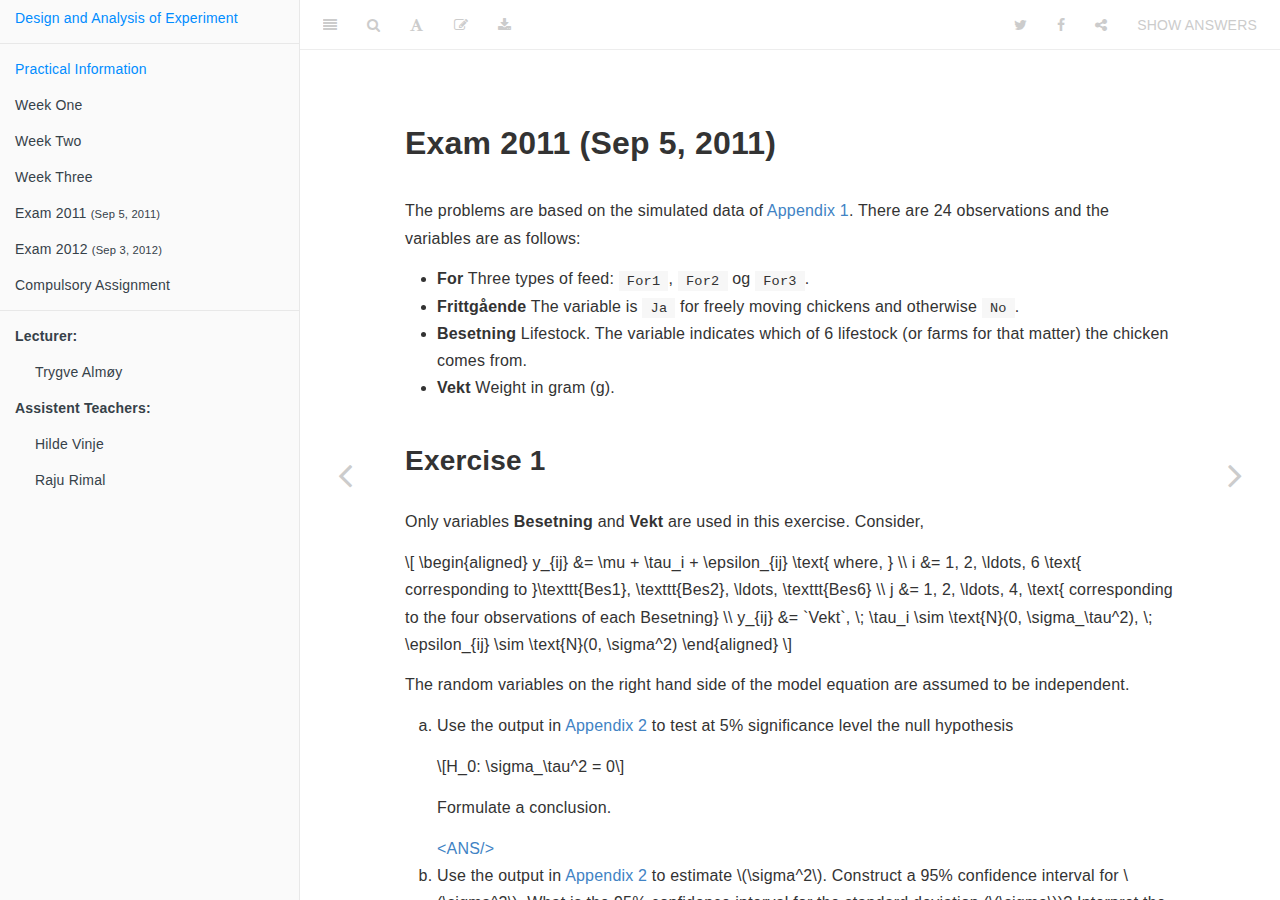
<file: docs/exam-2011-sep-5-2011.html>
<!DOCTYPE html>
<html >

<head>

  <meta charset="UTF-8">
  <meta http-equiv="X-UA-Compatible" content="IE=edge">
  <title>Design and Analysis of Experiment</title>
  <meta name="description" content="This contains the weekly exercises related to Design and Analysis of Experiment">
  <meta name="generator" content="bookdown 0.3.9 and GitBook 2.6.7">

  <meta property="og:title" content="Design and Analysis of Experiment" />
  <meta property="og:type" content="book" />
  
  
  <meta property="og:description" content="This contains the weekly exercises related to Design and Analysis of Experiment" />
  

  <meta name="twitter:card" content="summary" />
  <meta name="twitter:title" content="Design and Analysis of Experiment" />
  
  <meta name="twitter:description" content="This contains the weekly exercises related to Design and Analysis of Experiment" />
  

<meta name="author" content="Trygve Almøy">


<meta name="date" content="2017-01-01">

  <meta name="viewport" content="width=device-width, initial-scale=1">
  <meta name="apple-mobile-web-app-capable" content="yes">
  <meta name="apple-mobile-web-app-status-bar-style" content="black">
  
  
<link rel="prev" href="week-three.html">
<link rel="next" href="exam-2012-sep-3-2012.html">
<script src="libs/jquery-2.2.3/jquery.min.js"></script>
<link href="libs/gitbook-2.6.7/css/style.css" rel="stylesheet" />
<link href="libs/gitbook-2.6.7/css/plugin-bookdown.css" rel="stylesheet" />
<link href="libs/gitbook-2.6.7/css/plugin-highlight.css" rel="stylesheet" />
<link href="libs/gitbook-2.6.7/css/plugin-search.css" rel="stylesheet" />
<link href="libs/gitbook-2.6.7/css/plugin-fontsettings.css" rel="stylesheet" />









<style type="text/css">
div.sourceCode { overflow-x: auto; }
table.sourceCode, tr.sourceCode, td.lineNumbers, td.sourceCode {
  margin: 0; padding: 0; vertical-align: baseline; border: none; }
table.sourceCode { width: 100%; line-height: 100%; }
td.lineNumbers { text-align: right; padding-right: 4px; padding-left: 4px; color: #aaaaaa; border-right: 1px solid #aaaaaa; }
td.sourceCode { padding-left: 5px; }
code > span.kw { color: #007020; font-weight: bold; } /* Keyword */
code > span.dt { color: #902000; } /* DataType */
code > span.dv { color: #40a070; } /* DecVal */
code > span.bn { color: #40a070; } /* BaseN */
code > span.fl { color: #40a070; } /* Float */
code > span.ch { color: #4070a0; } /* Char */
code > span.st { color: #4070a0; } /* String */
code > span.co { color: #60a0b0; font-style: italic; } /* Comment */
code > span.ot { color: #007020; } /* Other */
code > span.al { color: #ff0000; font-weight: bold; } /* Alert */
code > span.fu { color: #06287e; } /* Function */
code > span.er { color: #ff0000; font-weight: bold; } /* Error */
code > span.wa { color: #60a0b0; font-weight: bold; font-style: italic; } /* Warning */
code > span.cn { color: #880000; } /* Constant */
code > span.sc { color: #4070a0; } /* SpecialChar */
code > span.vs { color: #4070a0; } /* VerbatimString */
code > span.ss { color: #bb6688; } /* SpecialString */
code > span.im { } /* Import */
code > span.va { color: #19177c; } /* Variable */
code > span.cf { color: #007020; font-weight: bold; } /* ControlFlow */
code > span.op { color: #666666; } /* Operator */
code > span.bu { } /* BuiltIn */
code > span.ex { } /* Extension */
code > span.pp { color: #bc7a00; } /* Preprocessor */
code > span.at { color: #7d9029; } /* Attribute */
code > span.do { color: #ba2121; font-style: italic; } /* Documentation */
code > span.an { color: #60a0b0; font-weight: bold; font-style: italic; } /* Annotation */
code > span.cv { color: #60a0b0; font-weight: bold; font-style: italic; } /* CommentVar */
code > span.in { color: #60a0b0; font-weight: bold; font-style: italic; } /* Information */
</style>

<link rel="stylesheet" href="style.css" type="text/css" />
</head>

<body>



  <div class="book without-animation with-summary font-size-2 font-family-1" data-basepath=".">

    <div class="book-summary">
      <nav role="navigation">

<ul class="summary">
<li><a href="./">Design and Analysis of Experiment</a></li>

<li class="divider"></li>
<li class="chapter" data-level="" data-path="index.html"><a href="index.html"><i class="fa fa-check"></i>Practical Information</a></li>
<li class="chapter" data-level="" data-path="week-one.html"><a href="week-one.html"><i class="fa fa-check"></i>Week One</a></li>
<li class="chapter" data-level="" data-path="week-two.html"><a href="week-two.html"><i class="fa fa-check"></i>Week Two</a></li>
<li class="chapter" data-level="" data-path="week-three.html"><a href="week-three.html"><i class="fa fa-check"></i>Week Three</a></li>
<li><a href="exam-2011-sep-5-2011.html#exam-2011-sep-5-2011">Exam 2011 <small>(Sep 5, 2011)</small></a></li>
<li><a href="exam-2012-sep-3-2012.html#exam-2012-sep-3-2012">Exam 2012 <small>(Sep 3, 2012)</small></a></li>
<li class="chapter" data-level="" data-path="compulsory-assignment.html"><a href="compulsory-assignment.html"><i class="fa fa-check"></i>Compulsory Assignment</a></li>
<li class="divider"></li>
<li><a name="title" href="javascript:void(0)"><b>Lecturer:</b></a><ul>
<li><a href="https://www.nmbu.no/ans/trygve.almoy" target="blank">Trygve Almøy</a></li></ul></li>
<li><a name="title" href="javascript:void(0)"><b>Assistent Teachers:</b></a><ul>
<li><a href="https://www.nmbu.no/ans/hilde.vinje" target="blank">Hilde Vinje</a></li>
<li><a href="https://www.nmbu.no/ans/raju.rimal" target="blank">Raju Rimal</a></li></ul></li>

</ul>

      </nav>
    </div>

    <div class="book-body">
      <div class="body-inner">
        <div class="book-header" role="navigation">
          <h1>
            <i class="fa fa-circle-o-notch fa-spin"></i><a href="./">Design and Analysis of Experiment</a>
          </h1>
        </div>

        <div class="page-wrapper" tabindex="-1" role="main">
          <div class="page-inner">

            <section class="normal" id="section-">
<div id="exam-2011-sep-5-2011" class="section level1">
<h1>Exam 2011 <small>(Sep 5, 2011)</small></h1>
<p>The problems are based on the simulated data of <a href="exam-2011-sep-5-2011.html#appendix-1">Appendix 1</a>. There are 24 observations and the variables are as follows:</p>
<ul>
<li><strong>For</strong> Three types of feed: <code>For1</code>, <code>For2</code> og <code>For3</code>.</li>
<li><strong>Frittgående</strong> The variable is <code>Ja</code> for freely moving chickens and otherwise <code>No</code>.</li>
<li><strong>Besetning</strong> Lifestock. The variable indicates which of 6 lifestock (or farms for that matter) the chicken comes from.</li>
<li><strong>Vekt</strong> Weight in gram (g).</li>
</ul>
<div id="exercise-1-2" class="section level2">
<h2>Exercise 1</h2>
<p>Only variables <strong>Besetning</strong> and <strong>Vekt</strong> are used in this exercise. Consider,</p>
<p><span class="math display">\[
\begin{aligned}
y_{ij} &amp;= \mu + \tau_i + \epsilon_{ij} \text{ where, } \\
i &amp;= 1, 2, \ldots, 6 \text{ corresponding to }\texttt{Bes1}, \texttt{Bes2}, \ldots, \texttt{Bes6} \\
j &amp;= 1, 2, \ldots, 4, \text{ corresponding to the four observations of each Besetning} \\
y_{ij} &amp;= `Vekt`, \; \tau_i \sim \text{N}(0, \sigma_\tau^2), \; \epsilon_{ij} \sim \text{N}(0, \sigma^2)
\end{aligned}
\]</span></p>
<p>The random variables on the right hand side of the model equation are assumed to be independent.</p>
<ol style="list-style-type: lower-alpha">
<li><p>Use the output in <a href="exam-2011-sep-5-2011.html#appendix-2">Appendix 2</a> to test at 5% significance level the null hypothesis</p>
<p><span class="math display">\[H_0: \sigma_\tau^2 = 0\]</span></p>
<p>Formulate a conclusion.</p>
<div class="ans">
<p>The p-value is 0.176 and therefore we cannot reject the null hypothesis. In other words, we cannot claim a significant effect of <strong>Besetning</strong>.</p>
</div></li>
<li><p>Use the output in <a href="exam-2011-sep-5-2011.html#appendix-2">Appendix 2</a> to estimate <span class="math inline">\(\sigma^2\)</span>. Construct a 95% confidence interval for <span class="math inline">\(\sigma^2\)</span>. What is the 95% confidence interval for the standard deviation (<span class="math inline">\(\sigma\)</span>)? Interpret the confidence interval for <span class="math inline">\(\sigma\)</span>.</p>
<div class="ans">
<p>Here, we have, <span class="math inline">\(\hat{\sigma}^2 = \text{MSE} = 605.722\)</span> and degree of freedom corresponding to residual is 18. Therefore <span class="math inline">\(\text{SSE} = \text{MSE} \times df = 10902.996\)</span></p>
<p>From <span class="math inline">\(\chi^2\)</span> table, we have <span class="math inline">\(\chi^2_{0.975, 18} = 8.231\)</span> and <span class="math inline">\(\chi^2_{0.025, 18} = 31.526\)</span></p>
<p>Thus, the 95% confidence interval for <span class="math inline">\(\sigma^2\)</span> is,</p>
<p><span class="math display">\[
\left[
\frac{\text{SSE}}{\chi^2_{0.025, 18}}, \frac{\text{SSE}}{\chi^2_{0.975, 18}}
\right] = \left[345.84, 1324.67\right]
\]</span></p>
<p>Further, 95% confidence interval for standard deviation <span class="math inline">\(\sigma\)</span> can be obtained by taking square root of confidence interval for <span class="math inline">\(\sigma^2\)</span>, i.e. 18.6, 36.4.</p>
<p><strong>Interpretation:</strong> We are 95% sure that the standard deviation is between 18.6 and 36.4.</p>
</div></li>
<li><p>The correlation coefficient for observations from the same <strong>Besetning</strong> is</p>
<p><span class="math display">\[\rho = \frac{\sigma_\tau^2}{\sigma_\tau^2 + \sigma^2}\]</span></p>
<p>Use the output in <a href="exam-2011-sep-5-2011.html#appendix-2">Appendix 2</a> to estimate <span class="math inline">\(\rho\)</span>. Comment.</p>
<div class="ans">
<p>The estimate of correlation coefficient (<span class="math inline">\(\hat{\rho}\)</span>) is obtained as,</p>
<p><span class="math display">\[\hat{\rho} = \frac{\hat{\sigma}_\tau^2}{\hat{\sigma}_\tau^2 + \hat{\sigma}^2} = \frac{112.3}{112.3 + 605.7} = 0.156\]</span></p>
<p>There are several ways to comment on this:</p>
<ol style="list-style-type: lower-roman">
<li><p>15.6414899% of the total variability is <em>between Besetning</em>. Generally this number is between 0 and 100%. The value 0 would mean that the variable Besetning is irrelevant whereas the value 100% would imply no error, i.e., all <em>variance explained by Besetning</em>.</p></li>
<li><p>The correlation in this model is always between 0 and 1 (or equivalently between 0 and 100%); here the <em>correlation for animals from the same Besetning</em> is estimated to 0.1564149</p></li>
</ol>
<p>Regarding i) and ii) It is difficult to say that whether 0.1564149 or 15.6414899% is small or large and there is no definitive answer. Most would say that the correlation is rather low and one could add that numerator <span class="math inline">\(\sigma_\tau^2\)</span> is not significantly greater than 0.</p>
</div></li>
<li><p>Mean <code>Vekt</code> is 925.6. Use this and the output of <a href="exam-2011-sep-5-2011.html#appendix-2">Appendix 2</a> to estimate <span class="math inline">\(\mu\)</span> and to calculate a 95% confidence interval for <span class="math inline">\(\mu\)</span>.</p>
<div class="ans">
<p>We have, <span class="math inline">\(\hat{\mu} = 925.6\)</span></p>
<p>Here, <span class="math inline">\(a = 6\)</span> and from t-table, <span class="math inline">\(t_{0.025, a - 1} = t_{0.025, 5} = 2.571\)</span>. Hence, the 95% confidence interval for <span class="math inline">\(\mu\)</span> is,</p>
<p><span class="math display">\[
\begin{aligned}
\hat{\mu} - t_{0.025, 5} \sqrt{\frac{\text{MS}_\text{Treatment}}{N-a}} &amp;\le \mu \le \hat{\mu} + t_{0.025, 5} \sqrt{\frac{\text{MS}_\text{Treatment}}{N - a}} \\
925.6 - 2.571 \sqrt{\frac{1054.97}{24}} &amp;\le \mu \le 925.6 + 2.571 \sqrt{\frac{1054.97}{24}}\\
908.56 \le \mu \le 942.64
\end{aligned}
\]</span></p>
</div></li>
</ol>
</div>
<div id="exercise-2-2" class="section level2">
<h2>Exercise 2</h2>
<p>We now use the variables <strong>For</strong>, <strong>Frittgående</strong> and <strong>Vekt</strong> and consider the model,</p>
<p><span class="math display">\[
\begin{aligned}
y_{ijk} &amp;= \mu + \tau_i + \beta_j + (\tau\beta)_{ij} + \epsilon_{ijk} \text{ where, } \\
i &amp;= 1, 2, 3 \text{ corresponding to }\texttt{For1}, \texttt{For2}, \text{ and }\texttt{For3} \\
j &amp;= 1, 2, \text{ corresponding to }\texttt{Ja} \text{ and } \texttt{Nei} \\
k &amp;= 1, 2, \ldots, 4 \text{ corresponding to replications,} \\
y_{ijk} &amp;= \texttt{Vekt}, \; \epsilon_{ijk} \sim \text{N}(0, \sigma^2), \\
\sum_{i = 1}^3 \tau_i &amp;= 0 \; \sum_{j = 1}^2 \beta_j = 0 \; \sum_{i = 1}^3 (\tau\beta)_{ij} = 0 \; \sum_{j = 1}^2 (\tau\beta)_{ij} = 0
\end{aligned}
\]</span></p>
<p>We assume <span class="math inline">\(\epsilon_{ijk}\)</span> to be independent.</p>
<ol style="list-style-type: lower-alpha">
<li><p>Use the output in <a href="exam-2011-sep-5-2011.html#appendix-3">Appendix 3</a> to determine if there is a significant interaction between <strong>For</strong> and <strong>Frittgående</strong> by stating a null hypothesis and formulating a conclusion. Use 5% significance level. Use the output in <a href="exam-2011-sep-5-2011.html#appendix-3">Appendix 3</a> to determine if there is a main effect of the variable <strong>Frittgående</strong> by stating a null hypothesis and formulating a conclusion. Use 5% significance level.</p>
<div class="ans">
<p>The null hypothesis of no interaction can be stated as,</p>
<p><span class="math display">\[H_0: (\tau\beta)_{ij} = 0 \text{ for all}i\text{ and }j\]</span></p>
<p>We do not reject as the p-value is greater than 0.05. A significant interaction would have meant that the effect of <strong>Frittgående</strong> depends on <strong>For</strong> and vice versa; there is no significant interaction.</p>
<p>Next, the null hypothesis of no Frittgående effect is</p>
<p><span class="math display">\[H_0: \beta_1 = \beta_2 = 0\]</span></p>
<p>We do not reject as the p-value is greater than 0.05. Therefore, we cannot claim that there is a significant effect of <strong>Frittgående</strong>.</p>
</div></li>
<li><p>For the remaining part we use the model</p>
<p><span class="math display">\[
\begin{aligned}
y_{ij} &amp;= \mu + \tau_i + \epsilon_{ij}, \text{ where, } \\
i &amp;= 1, 2, 3, \text{ corresponding to }\texttt{For1}, \texttt{For2}, \text{ and } \texttt{For3} \\
j &amp;= 1, 2, \ldots, 8 \text{ corresponding to the eight observation for each }\texttt{For} \\
y_{ij} &amp;= \texttt{Vekt}, \; \epsilon_{ij} \sim \text{N}(0, \sigma^2), 
\end{aligned}
\]</span></p>
<p>We assume <span class="math inline">\(\epsilon_{ij}\)</span> to be independent.</p>
<p>Use the output in <a href="exam-2011-sep-5-2011.html#appendix-4">Appendix 4</a> to show that there are significant differences between <strong>For</strong> at 5% significance level. Between which types of <strong>For</strong> are there differences? Use Tukey’s test and the output of <a href="exam-2011-sep-5-2011.html#appendix-4">Appendix 4</a> for your answer.</p>
<div class="ans">
<p>The p-value is below 0.05 and we therefore reject. In other words, we can claim that there is a significant difference depending on For. Tukey demonstrates a significant effect only between <code>For3</code> og <code>For1</code>, p-value=0.03.</p>
</div></li>
<li><p>Use the output in <a href="exam-2011-sep-5-2011.html#appendix-4">Appendix 4</a> to estimate <span class="math inline">\(\mu, \tau_1, \tau_2\)</span> and <span class="math inline">\(\tau_3\)</span></p>
<div class="ans">
<p>Using Appendix 4, we have,</p>
<table>
<tbody>
<tr class="odd">
<td align="right"><span class="math inline">\(\hat{\mu}\)</span></td>
<td align="center">=</td>
<td align="left">925.58</td>
</tr>
<tr class="even">
<td align="right"><span class="math inline">\(\hat{\tau}_1\)</span></td>
<td align="center">=</td>
<td align="left">18.67</td>
</tr>
<tr class="odd">
<td align="right"><span class="math inline">\(\hat{\tau}_1\)</span></td>
<td align="center">=</td>
<td align="left">-5.08</td>
</tr>
</tbody>
</table>
<p>Using the assumption of sum-to-zero effect, i.e. <span class="math inline">\(\sum_{i = 1}^3 \tau_i = 0\)</span>, we have,</p>
<p><span class="math display">\[\tau_1 + \tau_2 + \tau_3 = 0 \Rightarrow \tau_3 = -13.59\]</span></p>
</div></li>
<li><p>We would like to compare fortype <code>For1</code> against the average of <code>For2</code> and <code>For3</code>. Formulate a suitable contrast, compute a 95% CI and comment on the result.</p>
<div class="ans">
<p>The contrast can be formulated as,</p>
<p><span class="math display">\[\Gamma = \tau_1 - \frac{1}{2}\left(\tau_2 + \tau_3\right), \text{ i.e., } c = \left(1, -\frac{1}{2}, -\frac{1}{2}\right)\]</span></p>
<p>The estimated difference is,</p>
<p><span class="math display">\[\hat{\Gamma} = 18.67 - 0.5 \times -18.67 = 28.005\]</span></p>
<p>The variance of <span class="math inline">\(\hat{\Gamma}\)</span> is,</p>
<p><span class="math display">\[\text{var}\left(\hat{\Gamma}\right) = \frac{\sum_{i = 1}^3 c_i^2 \times \hat{\sigma}^2}{n} = \frac{836.25}{8} = 104.53\]</span></p>
<p>Therefore, standard error is,</p>
<p><span class="math display">\[\text{SE}\left(\hat{\Gamma}\right) = \sqrt{104.53} = 10.2239914\]</span></p>
<p>From t-table we have, <span class="math inline">\(t_{0.025, 21} = 2.08\)</span>, so,</p>
<p>95% confidence interval for <span class="math inline">\(\Gamma\)</span> is,</p>
<p><span class="math display">\[\hat{\Gamma} \pm 2.08 \times \text{SE}\left(\hat{\Gamma}\right) = \left[6.74, 49.27\right]\]</span></p>
<p><strong>Comment:</strong> The difference between <code>For1</code> and the average of the others is estimated to 28.005. There is 95% probability that the true difference is in the interval from 6.74 to 49.27.</p>
</div></li>
<li><p>Calculated predicted <code>Vekt</code> for a chicken fed on <code>For1</code>. Also calculate the residual for the first observation of <a href="exam-2011-sep-5-2011.html#appendix-1">Appendix 1</a>.</p>
<div class="ans">
<p>The predicted <code>Vekt</code> and residual for the first observation is,</p>
<p><span class="math display">\[
\begin{aligned}
\text{Predicted} &amp;: \hat{\mu} + \hat{\tau}_1 = 944.25 \\
\text{Residual} &amp;: 910 - 944.25 = -34.25 \\
\end{aligned}
\]</span></p>
</div></li>
<li><p>Describe the assumptions for the model in b) above. Would you say that the assumptions are met? Your answer is supposed to be brief and you can use the figures of <a href="exam-2011-sep-5-2011.html#appendix-5">Appendix 5</a>.</p>
<div class="ans">
<p>We have to assume independence, normality and constant variance. The two last assumptions appear OK based on the figures: There are no striking deviations from the straight line and no striking pattern in the plot of fitted values against the residuals.</p>
<p>Independence is not tested formally, but Exercise 1 does not indicate strong deviation from independence.</p>
</div></li>
</ol>
</div>
<div id="appendix-1" class="section level2">
<h2>Appendix 1</h2>
<table>
<thead>
<tr class="header">
<th align="left">For</th>
<th align="left">Frittgående</th>
<th align="left">Besetning</th>
<th align="right">Vekt</th>
</tr>
</thead>
<tbody>
<tr class="odd">
<td align="left">For1</td>
<td align="left">Ja</td>
<td align="left">Bes1</td>
<td align="right">910</td>
</tr>
<tr class="even">
<td align="left">For1</td>
<td align="left">Ja</td>
<td align="left">Bes1</td>
<td align="right">938</td>
</tr>
<tr class="odd">
<td align="left">For1</td>
<td align="left">Ja</td>
<td align="left">Bes2</td>
<td align="right">933</td>
</tr>
<tr class="even">
<td align="left">For1</td>
<td align="left">Ja</td>
<td align="left">Bes2</td>
<td align="right">915</td>
</tr>
<tr class="odd">
<td align="left">For1</td>
<td align="left">Nei</td>
<td align="left">Bes1</td>
<td align="right">963</td>
</tr>
<tr class="even">
<td align="left">For1</td>
<td align="left">Nei</td>
<td align="left">Bes1</td>
<td align="right">935</td>
</tr>
<tr class="odd">
<td align="left">For1</td>
<td align="left">Nei</td>
<td align="left">Bes2</td>
<td align="right">969</td>
</tr>
<tr class="even">
<td align="left">For1</td>
<td align="left">Nei</td>
<td align="left">Bes2</td>
<td align="right">991</td>
</tr>
<tr class="odd">
<td align="left">For2</td>
<td align="left">Ja</td>
<td align="left">Bes3</td>
<td align="right">908</td>
</tr>
<tr class="even">
<td align="left">For2</td>
<td align="left">Ja</td>
<td align="left">Bes3</td>
<td align="right">911</td>
</tr>
<tr class="odd">
<td align="left">For2</td>
<td align="left">Ja</td>
<td align="left">Bes4</td>
<td align="right">935</td>
</tr>
<tr class="even">
<td align="left">For2</td>
<td align="left">Ja</td>
<td align="left">Bes4</td>
<td align="right">919</td>
</tr>
<tr class="odd">
<td align="left">For2</td>
<td align="left">Nei</td>
<td align="left">Bes3</td>
<td align="right">939</td>
</tr>
<tr class="even">
<td align="left">For2</td>
<td align="left">Nei</td>
<td align="left">Bes3</td>
<td align="right">906</td>
</tr>
<tr class="odd">
<td align="left">For2</td>
<td align="left">Nei</td>
<td align="left">Bes4</td>
<td align="right">948</td>
</tr>
<tr class="even">
<td align="left">For2</td>
<td align="left">Nei</td>
<td align="left">Bes4</td>
<td align="right">898</td>
</tr>
<tr class="odd">
<td align="left">For3</td>
<td align="left">Ja</td>
<td align="left">Bes5</td>
<td align="right">925</td>
</tr>
<tr class="even">
<td align="left">For3</td>
<td align="left">Ja</td>
<td align="left">Bes5</td>
<td align="right">905</td>
</tr>
<tr class="odd">
<td align="left">For3</td>
<td align="left">Ja</td>
<td align="left">Bes6</td>
<td align="right">919</td>
</tr>
<tr class="even">
<td align="left">For3</td>
<td align="left">Ja</td>
<td align="left">Bes6</td>
<td align="right">919</td>
</tr>
<tr class="odd">
<td align="left">For3</td>
<td align="left">Nei</td>
<td align="left">Bes5</td>
<td align="right">920</td>
</tr>
<tr class="even">
<td align="left">For3</td>
<td align="left">Nei</td>
<td align="left">Bes5</td>
<td align="right">880</td>
</tr>
<tr class="odd">
<td align="left">For3</td>
<td align="left">Nei</td>
<td align="left">Bes6</td>
<td align="right">878</td>
</tr>
<tr class="even">
<td align="left">For3</td>
<td align="left">Nei</td>
<td align="left">Bes6</td>
<td align="right">950</td>
</tr>
</tbody>
</table>
</div>
<div id="appendix-2" class="section level2">
<h2>Appendix 2</h2>
<pre><code>Analysis of variance (unrestricted model)
Response: Vekt
          Mean Sq   Sum Sq Df F value Pr(&gt;F)
Besetning 1054.97  5274.83  5    1.74 0.1761
Residuals  605.72 10903.00 18       -      -

            Err.term(s) Err.df VC(SS)
1 Besetning         (2)     18    112
2 Residuals           -      -    606
(VC = variance component)</code></pre>
</div>
<div id="appendix-3" class="section level2">
<h2>Appendix 3</h2>
<pre><code>Anova Table (Type II tests)

Response: Vekt
                Sum Sq Df F value  Pr(&gt;F)  
For             4470.3  2  4.9146 0.01981 *
Frittgående      816.7  1  1.7956 0.19691  
For:Frittgående 2704.3  2  2.9731 0.07662 .
Residuals       8186.5 18                  
---
Signif. codes:  0 &#39;***&#39; 0.001 &#39;**&#39; 0.01 &#39;*&#39; 0.05 &#39;.&#39; 0.1 &#39; &#39; 1</code></pre>
</div>
<div id="appendix-4" class="section level2">
<h2>Appendix 4</h2>
<pre><code>Analysis of Variance Table

Response: Vekt
          Df  Sum Sq Mean Sq F value  Pr(&gt;F)  
For        2  4470.3  2235.2  4.0093 0.03351 *
Residuals 21 11707.5   557.5                  
---
Signif. codes:  0 &#39;***&#39; 0.001 &#39;**&#39; 0.01 &#39;*&#39; 0.05 &#39;.&#39; 0.1 &#39; &#39; 1</code></pre>
<pre><code>            Estimate Std. Error t value Pr(&gt;|t|)    
(Intercept)  925.583      4.820 192.043   &lt;2e-16 ***
For(For1)     18.667      6.816   2.739   0.0123 *  
For(For2)     -5.083      6.816  -0.746   0.4641    
---</code></pre>
<pre><code>  Tukey multiple comparisons of means
    95% family-wise confidence level

Fit: aov(formula = mdl4)

$For
            diff       lwr       upr     p adj
For2-For1 -23.75 -53.50714  6.007144 0.1340322
For3-For1 -32.25 -62.00714 -2.492856 0.0321413
For3-For2  -8.50 -38.25714 21.257144 0.7545317</code></pre>
</div>
<div id="appendix-5" class="section level2">
<h2>Appendix 5</h2>
<p><img src="STAT210-2016_files/figure-html/unnamed-chunk-156-1.png" width="672" /></p>

</div>
</div>
<script>
ans_btn_html = '<a class = "btn-ans"><span class="label label-success no-print">&lt;ANS/&gt;</span></a>';
  showAns_btn = '<a class="showAns-btn btn pull-right js-toolbar-action">Show Answers</a>';
  hideAns_btn = '<a class="hideAns-btn btn pull-right js-toolbar-action" style="display:none;">Hide Answers</a>';
  
  // Adding Extra Menus in Navigation
  
  // Adding button on before each answer:::
  $(".ans").before(ans_btn_html);
  $('.btn-ans').each(function(){
    $(this).next('.ans').andSelf().wrapAll('<div class="wrap-ans"/>');
  });
  $('.btn-ans').click(function(){
    $(this).siblings('.ans').toggle(400);
  });
  
if ($(".ans").length > 0){
    $('.book-header').prepend(showAns_btn, hideAns_btn);
    $('.showAns-btn').show();
    $('.showAns-btn').click(function(){
      $('.btn-ans').hide(400);
      $('.ans').show(400);
      $('.hideAns-btn').show();
      $(this).hide();
      $('.hideAns-btn').click(function(){
        $('.btn-ans').show(400);
        $('.ans').hide(400);
        $('.showAns-btn').show();
        $(this).hide();
      });
    });
  }

var chap = "week-two"
if(window.location.href.indexOf(chap) != -1){
  var now = new Date();
  var release = new Date("August 21, 2016");
  if(now < release){
    $(".ans, .btn-ans, .showAns-btn, .hideAns-btn").hide()
  }
}

$('.ans p:has(img)').css('text-align', 'center');
</script>

<script>
  (function(i,s,o,g,r,a,m){i['GoogleAnalyticsObject']=r;i[r]=i[r]||function(){
  (i[r].q=i[r].q||[]).push(arguments)},i[r].l=1*new Date();a=s.createElement(o),
  m=s.getElementsByTagName(o)[0];a.async=1;a.src=g;m.parentNode.insertBefore(a,m)
  })(window,document,'script','https://www.google-analytics.com/analytics.js','ga');

  ga('create', 'UA-82812028-1', 'auto');
  ga('send', 'pageview');

</script>
            </section>

          </div>
        </div>
      </div>
<a href="week-three.html" class="navigation navigation-prev " aria-label="Previous page"><i class="fa fa-angle-left"></i></a>
<a href="exam-2012-sep-3-2012.html" class="navigation navigation-next " aria-label="Next page"><i class="fa fa-angle-right"></i></a>
    </div>
  </div>
<script src="libs/gitbook-2.6.7/js/app.min.js"></script>
<script src="libs/gitbook-2.6.7/js/lunr.js"></script>
<script src="libs/gitbook-2.6.7/js/plugin-search.js"></script>
<script src="libs/gitbook-2.6.7/js/plugin-sharing.js"></script>
<script src="libs/gitbook-2.6.7/js/plugin-fontsettings.js"></script>
<script src="libs/gitbook-2.6.7/js/plugin-bookdown.js"></script>
<script src="libs/gitbook-2.6.7/js/jquery.highlight.js"></script>
<script>
require(["gitbook"], function(gitbook) {
gitbook.start({
"sharing": {
"github": false,
"facebook": true,
"twitter": true,
"google": false,
"weibo": false,
"instapper": false,
"vk": false,
"all": ["facebook", "google", "twitter", "weibo", "instapaper"]
},
"fontsettings": {
"theme": "white",
"family": "sans",
"size": 2
},
"edit": {
"link": "https://github.com/mathatistics/stat210-2016/edit/master/PastExam/Exam2011.Rmd",
"text": "Edit"
},
"download": ["STAT210-2016.epub", "STAT210-2016.pdf"],
"toc": {
"collapse": "subsection"
}
});
});
</script>

<!-- dynamically load mathjax for compatibility with self-contained -->
<script>
  (function () {
    var script = document.createElement("script");
    script.type = "text/javascript";
    script.src  = "https://cdn.mathjax.org/mathjax/latest/MathJax.js?config=TeX-AMS-MML_HTMLorMML";
    if (location.protocol !== "file:" && /^https?:/.test(script.src))
      script.src  = script.src.replace(/^https?:/, '');
    document.getElementsByTagName("head")[0].appendChild(script);
  })();
</script>
</body>

</html>
</file>
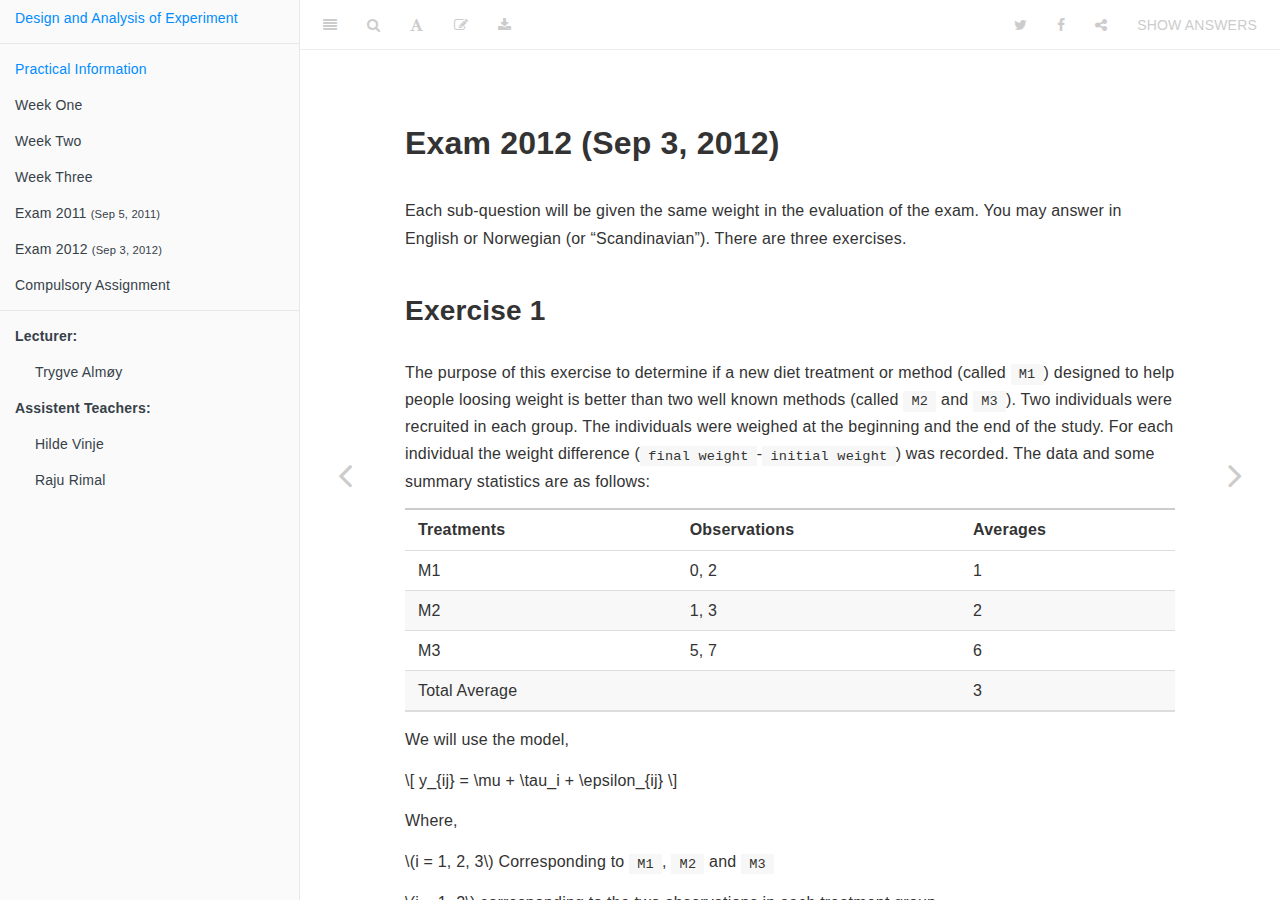
<file: docs/exam-2012-sep-3-2012.html>
<!DOCTYPE html>
<html >

<head>

  <meta charset="UTF-8">
  <meta http-equiv="X-UA-Compatible" content="IE=edge">
  <title>Design and Analysis of Experiment</title>
  <meta name="description" content="This contains the weekly exercises related to Design and Analysis of Experiment">
  <meta name="generator" content="bookdown 0.3.9 and GitBook 2.6.7">

  <meta property="og:title" content="Design and Analysis of Experiment" />
  <meta property="og:type" content="book" />
  
  
  <meta property="og:description" content="This contains the weekly exercises related to Design and Analysis of Experiment" />
  

  <meta name="twitter:card" content="summary" />
  <meta name="twitter:title" content="Design and Analysis of Experiment" />
  
  <meta name="twitter:description" content="This contains the weekly exercises related to Design and Analysis of Experiment" />
  

<meta name="author" content="Trygve Almøy">


<meta name="date" content="2017-01-01">

  <meta name="viewport" content="width=device-width, initial-scale=1">
  <meta name="apple-mobile-web-app-capable" content="yes">
  <meta name="apple-mobile-web-app-status-bar-style" content="black">
  
  
<link rel="prev" href="exam-2011-sep-5-2011.html">
<link rel="next" href="compulsory-assignment.html">
<script src="libs/jquery-2.2.3/jquery.min.js"></script>
<link href="libs/gitbook-2.6.7/css/style.css" rel="stylesheet" />
<link href="libs/gitbook-2.6.7/css/plugin-bookdown.css" rel="stylesheet" />
<link href="libs/gitbook-2.6.7/css/plugin-highlight.css" rel="stylesheet" />
<link href="libs/gitbook-2.6.7/css/plugin-search.css" rel="stylesheet" />
<link href="libs/gitbook-2.6.7/css/plugin-fontsettings.css" rel="stylesheet" />









<style type="text/css">
div.sourceCode { overflow-x: auto; }
table.sourceCode, tr.sourceCode, td.lineNumbers, td.sourceCode {
  margin: 0; padding: 0; vertical-align: baseline; border: none; }
table.sourceCode { width: 100%; line-height: 100%; }
td.lineNumbers { text-align: right; padding-right: 4px; padding-left: 4px; color: #aaaaaa; border-right: 1px solid #aaaaaa; }
td.sourceCode { padding-left: 5px; }
code > span.kw { color: #007020; font-weight: bold; } /* Keyword */
code > span.dt { color: #902000; } /* DataType */
code > span.dv { color: #40a070; } /* DecVal */
code > span.bn { color: #40a070; } /* BaseN */
code > span.fl { color: #40a070; } /* Float */
code > span.ch { color: #4070a0; } /* Char */
code > span.st { color: #4070a0; } /* String */
code > span.co { color: #60a0b0; font-style: italic; } /* Comment */
code > span.ot { color: #007020; } /* Other */
code > span.al { color: #ff0000; font-weight: bold; } /* Alert */
code > span.fu { color: #06287e; } /* Function */
code > span.er { color: #ff0000; font-weight: bold; } /* Error */
code > span.wa { color: #60a0b0; font-weight: bold; font-style: italic; } /* Warning */
code > span.cn { color: #880000; } /* Constant */
code > span.sc { color: #4070a0; } /* SpecialChar */
code > span.vs { color: #4070a0; } /* VerbatimString */
code > span.ss { color: #bb6688; } /* SpecialString */
code > span.im { } /* Import */
code > span.va { color: #19177c; } /* Variable */
code > span.cf { color: #007020; font-weight: bold; } /* ControlFlow */
code > span.op { color: #666666; } /* Operator */
code > span.bu { } /* BuiltIn */
code > span.ex { } /* Extension */
code > span.pp { color: #bc7a00; } /* Preprocessor */
code > span.at { color: #7d9029; } /* Attribute */
code > span.do { color: #ba2121; font-style: italic; } /* Documentation */
code > span.an { color: #60a0b0; font-weight: bold; font-style: italic; } /* Annotation */
code > span.cv { color: #60a0b0; font-weight: bold; font-style: italic; } /* CommentVar */
code > span.in { color: #60a0b0; font-weight: bold; font-style: italic; } /* Information */
</style>

<link rel="stylesheet" href="style.css" type="text/css" />
</head>

<body>



  <div class="book without-animation with-summary font-size-2 font-family-1" data-basepath=".">

    <div class="book-summary">
      <nav role="navigation">

<ul class="summary">
<li><a href="./">Design and Analysis of Experiment</a></li>

<li class="divider"></li>
<li class="chapter" data-level="" data-path="index.html"><a href="index.html"><i class="fa fa-check"></i>Practical Information</a></li>
<li class="chapter" data-level="" data-path="week-one.html"><a href="week-one.html"><i class="fa fa-check"></i>Week One</a></li>
<li class="chapter" data-level="" data-path="week-two.html"><a href="week-two.html"><i class="fa fa-check"></i>Week Two</a></li>
<li class="chapter" data-level="" data-path="week-three.html"><a href="week-three.html"><i class="fa fa-check"></i>Week Three</a></li>
<li><a href="exam-2011-sep-5-2011.html#exam-2011-sep-5-2011">Exam 2011 <small>(Sep 5, 2011)</small></a></li>
<li><a href="exam-2012-sep-3-2012.html#exam-2012-sep-3-2012">Exam 2012 <small>(Sep 3, 2012)</small></a></li>
<li class="chapter" data-level="" data-path="compulsory-assignment.html"><a href="compulsory-assignment.html"><i class="fa fa-check"></i>Compulsory Assignment</a></li>
<li class="divider"></li>
<li><a name="title" href="javascript:void(0)"><b>Lecturer:</b></a><ul>
<li><a href="https://www.nmbu.no/ans/trygve.almoy" target="blank">Trygve Almøy</a></li></ul></li>
<li><a name="title" href="javascript:void(0)"><b>Assistent Teachers:</b></a><ul>
<li><a href="https://www.nmbu.no/ans/hilde.vinje" target="blank">Hilde Vinje</a></li>
<li><a href="https://www.nmbu.no/ans/raju.rimal" target="blank">Raju Rimal</a></li></ul></li>

</ul>

      </nav>
    </div>

    <div class="book-body">
      <div class="body-inner">
        <div class="book-header" role="navigation">
          <h1>
            <i class="fa fa-circle-o-notch fa-spin"></i><a href="./">Design and Analysis of Experiment</a>
          </h1>
        </div>

        <div class="page-wrapper" tabindex="-1" role="main">
          <div class="page-inner">

            <section class="normal" id="section-">
<div id="exam-2012-sep-3-2012" class="section level1">
<h1>Exam 2012 <small>(Sep 3, 2012)</small></h1>
<p>Each sub-question will be given the same weight in the evaluation of the exam. You may answer in English or Norwegian (or “Scandinavian”). There are three exercises.</p>
<div id="exercise-1-3" class="section level2">
<h2>Exercise 1</h2>
<p>The purpose of this exercise to determine if a new diet treatment or method (called <code>M1</code>) designed to help people loosing weight is better than two well known methods (called <code>M2</code> and <code>M3</code>). Two individuals were recruited in each group. The individuals were weighed at the beginning and the end of the study. For each individual the weight difference (<code>final weight</code>-<code>initial weight</code>) was recorded. The data and some summary statistics are as follows:</p>
<table>
<thead>
<tr class="header">
<th align="left">Treatments</th>
<th align="left">Observations</th>
<th align="left">Averages</th>
</tr>
</thead>
<tbody>
<tr class="odd">
<td align="left">M1</td>
<td align="left">0, 2</td>
<td align="left">1</td>
</tr>
<tr class="even">
<td align="left">M2</td>
<td align="left">1, 3</td>
<td align="left">2</td>
</tr>
<tr class="odd">
<td align="left">M3</td>
<td align="left">5, 7</td>
<td align="left">6</td>
</tr>
<tr class="even">
<td align="left">Total Average</td>
<td align="left"></td>
<td align="left">3</td>
</tr>
</tbody>
</table>
<p>We will use the model,</p>
<p><span class="math display">\[
y_{ij} = \mu + \tau_i + \epsilon_{ij}
\]</span></p>
<p>Where,</p>
<p><span class="math inline">\(i = 1, 2, 3\)</span> Corresponding to <code>M1</code>, <code>M2</code> and <code>M3</code></p>
<p><span class="math inline">\(j = 1, 2\)</span> corresponding to the two observations in each treatment group</p>
<p><span class="math inline">\(y_{ij}\)</span> = Weight loss and</p>
<p><span class="math inline">\(\epsilon_{ij} \sim \text{N}(0, \sigma^2)\)</span>, and <span class="math inline">\(\sum_{i = 1}^3 \tau_i = 0\)</span></p>
<ol style="list-style-type: lower-alpha">
<li><p>Calculate <span class="math inline">\(\text{SS}_\text{Treatments}\)</span> and <span class="math inline">\(\text{SS}_\text{E}\)</span> defined below :</p>
<p><span class="math display">\[
\begin{aligned}
\text{SS}_\text{Treatments} &amp;= 2\sum_{i = 1}^3\left(\bar{y}_{i\cdot} - \bar{y}_{\cdot\cdot}\right)^2 \\
\text{SS}_\text{E} &amp;= \sum_{i = 1}^3\sum_{j = 1}^2\left(\bar{y}_{ij} - \bar{y}_{i\cdot}\right)^2
\end{aligned}
\]</span></p>
<div class="ans">
<p><span class="math display">\[
\begin{aligned}
\text{SS}_\text{Treatments} &amp;= 2\sum_{i = 1}^3\left(\bar{y}_{i\cdot} - \bar{y}_{\cdot\cdot}\right)^2 \\
&amp;= 2\left((1-3)^2+(2-3)^2+(6-3)^2\right) \\
&amp;= 28 \\
\text{SS}_\text{E} &amp;= \sum_{i = 1}^3\sum_{j = 1}^2\left(\bar{y}_{ij} - \bar{y}_{i\cdot}\right)^2 \\
&amp;= (0-1)^2+(2-1)^2+(1-2)^2+(3-2)^2+(5-6)^2+(7-6)^2 \\
&amp;= 6
\end{aligned}
\]</span></p>
</div></li>
<li><p>Consider the null hypothesis</p>
<p><span class="math display">\[H_0: \tau_1 = \tau_2 = \tau_3 = 0\]</span></p>
<p>Show that the test statistic is <span class="math inline">\(F_0=7\)</span> and use this to perform the test. Formulate a conclusion.</p>
<div class="ans">
<p>We have, degree of freedom for treatment is <span class="math inline">\(3 -1 = 2\)</span> and degree of freedom for error is <span class="math inline">\(6-3 =3\)</span>. So,</p>
<p><span class="math display">\[
\begin{aligned}
\text{MS}_\text{treatment} &amp;= \frac{\text{SS}_\text{treatment}}{df_\text{treatment}} = \frac{28}{2}
= 14 \\
\text{MS}_\text{E} &amp;= \frac{\text{SS}_\text{E}}{df_\text{E}} = \frac{6}{3}
= 2
\end{aligned}
\]</span></p>
<p>Thus,</p>
<p><span class="math display">\[F_0 = \frac{\text{MS}_\text{treatment}}{\text{MS}_\text{E}} = \frac{14}{2} = 7\]</span></p>
<p>Further, <span class="math inline">\(f_{0.05, 2, 3} = 9.552\)</span></p>
<p>Since, 7 &lt; 9.552, we cannot reject <span class="math inline">\(H_0\)</span> and cannot claim a significance difference between treatments <code>M1</code>, <code>M2</code> and <code>M3</code>.</p>
</div></li>
<li><p>We would like to extend on the above pilot study and design a real study. How would you design this study? You are free to state your assumptions. You <em>can</em> mention words like <em>randomization</em>, <em>blocking</em> and <em>replication</em>. You are not supposed to write more than 10 full sentences.</p>
<div class="ans">
<p>We should have a sample from the population for which we would like to generalize to. For instance, if we would like to generalize to adults aged 18 to 60, our sample should be individuals from 18 to 60. We could <strong>block</strong>, for instance wrt to sex. In this case it would be reasonable to have a <strong>random</strong> sample of females and a random sample of males. Normally we would choose these samples to be equally large aiming for a balanced study. The individuals should be assigned M1,M2 and M3 based on randomization. It is important to have a sufficiently large study and one could do power calculations to secure that the sample size is adequate.</p>
<p><em>Comment:</em> power calculations are mentioned in the course, but he the students have not been taught how these are done.</p>
</div></li>
</ol>
<p>Exercises 2 and 3 below are based on the simulated data reproduced in <a href="exam-2012-sep-3-2012.html#appendix-1-1">Appendix 1</a>. The response variable is weight of pigs. There are 24 observations. The variables are</p>
<table style="width:100%;">
<colgroup>
<col width="11%" />
<col width="88%" />
</colgroup>
<tbody>
<tr class="odd">
<td><strong>Race</strong></td>
<td>This variable indicates one of three possible races and is coded: <code>Race1</code>, <code>Race2</code> and <code>Race3</code></td>
</tr>
<tr class="even">
<td><strong>Farm</strong></td>
<td>This variable indicates which of six farms the pigs come from and is coded <code>Farm1</code>, …, <code>Farm6</code></td>
</tr>
<tr class="odd">
<td><strong>Modern</strong></td>
<td>This variable is <code>Yes</code> if the farm is considered to be run in a modern way and otherwise <code>No</code></td>
</tr>
<tr class="even">
<td><strong>Weight</strong></td>
<td>The final weight (English: carcass weight, Norwegian: slaktevekt) of pigs in kg</td>
</tr>
</tbody>
</table>
</div>
<div id="exercise-2-3" class="section level2">
<h2>Exercise 2</h2>
<p>In this exercise we will only be using the variables Farm and Weight. We consider the following random effect model:</p>
<p><span class="math display">\[y_{ij} = \mu + \tau_i + \epsilon_{ij}\]</span></p>
<p>Where,</p>
<table>
<colgroup>
<col width="12%" />
<col width="4%" />
<col width="82%" />
</colgroup>
<tbody>
<tr class="odd">
<td align="right"><span class="math inline">\(i\)</span></td>
<td align="center">=</td>
<td align="left"><span class="math inline">\(1, 2, \ldots, 6\)</span> corresponding to <code>Farm 1</code>, <code>Farm 2</code>, …, <code>Farm 6</code></td>
</tr>
<tr class="even">
<td align="right"><span class="math inline">\(j\)</span></td>
<td align="center">=</td>
<td align="left"><span class="math inline">\(1, 2, \ldots, 4\)</span> corresponding to the four observations for each farm,</td>
</tr>
<tr class="odd">
<td align="right"><span class="math inline">\(y_{ij}\)</span></td>
<td align="center">=</td>
<td align="left"><code>Weight</code>, <span class="math inline">\(\tau_i \sim \text{N}(0, \sigma_\tau^2)\)</span> and <span class="math inline">\(\epsilon_{ij} \sim \text{N}(0, \sigma^2)\)</span></td>
</tr>
</tbody>
</table>
<ol style="list-style-type: lower-alpha">
<li><p>We would like to find out if the weights differ between farms, i.e., if we can reject,</p>
<p><span class="math display">\[H_0: \sigma_\tau^2 = 0\]</span></p>
<p>Use the output in <a href="exam-2012-sep-3-2012.html#appendix-2-1">Appendix 2</a> to perform the test at 5% significance level. Formulate a conclusion.</p>
<div class="ans">
<p>The p-value (0.1388) is above 0.05 and therefore we cannot reject. In other words, we cannot claim that there is significant variability between farms.</p>
</div></li>
<li><p>Use the output of <a href="(exam-2012-sep-3-2012.html#appendix-2-1%22)">Appendix 2</a> to estimate <span class="math inline">\(\sigma^2\)</span>. Calculate a 95% confidence interval for <span class="math inline">\(\sigma^2\)</span> and interpret the answer.</p>
<div class="ans">
<p>The estimate of <span class="math inline">\(\sigma^2\)</span> is,</p>
<p><span class="math display">\[\hat{\sigma}^2 = \text{MS}_\text{E} = 4.01\]</span></p>
<p>A 95% confidence interval is,</p>
<p><span class="math display">\[\left[\frac{\text{SS}_\text{E}}{\chi^2_{0.025, 18}}, \frac{\text{SS}_\text{E}}{\chi^2_{0.975, 18}}\right]
= \left(\frac{72.09}{31.53}, \frac{72.09}{8.23}\right) = (2.3, 8.8)\]</span></p>
<p><strong>Interpretation:</strong> We are 95% sure that the true variation is in the interval <span class="math inline">\((2.3, 8.8)\)</span>.</p>
</div></li>
</ol>
</div>
<div id="exercise-3-2" class="section level2">
<h2>Exercise 3</h2>
<p>In this exercise we will be using the variables Race, Modern and Weight. We use the model,</p>
<p><span class="math display">\[y_{ij} = \mu + \tau_i + \beta_j + (\tau\beta)_{ij} + \epsilon_{ij}\]</span></p>
<p>Where,</p>
<table>
<tbody>
<tr class="odd">
<td align="right"><span class="math inline">\(i\)</span></td>
<td align="center">=</td>
<td align="left"><span class="math inline">\(1, 2, 3\)</span> corresponding to <code>Race1</code>, <code>Race2</code> and <code>Race3</code></td>
</tr>
<tr class="even">
<td align="right"><span class="math inline">\(j\)</span></td>
<td align="center">=</td>
<td align="left"><span class="math inline">\(1, 2\)</span> corresponding to <code>Yes</code> and <code>No</code></td>
</tr>
<tr class="odd">
<td align="right"><span class="math inline">\(k\)</span></td>
<td align="center">=</td>
<td align="left"><span class="math inline">\(1, 2, \ldots, 4\)</span> corresponding to replications</td>
</tr>
<tr class="even">
<td align="right"><span class="math inline">\(y_{ijk}\)</span></td>
<td align="center">=</td>
<td align="left"><code>Weight</code> and <span class="math inline">\(\epsilon_{ijk} \sim \text{N}(0, \sigma^2)\)</span></td>
</tr>
</tbody>
</table>
<p><span class="math display">\[
\begin{aligned}
\sum_{i = 1}^3\tau_i = 0 &amp;&amp; \sum_{j = 1}^2\beta_i = 0 &amp;&amp; \sum_{i = 1}^3(\tau\beta)_{ij} = 0 &amp;&amp; \sum_{j = 1}^2(\tau\beta)_{ij} = 0
\end{aligned}
\]</span></p>
<p>The random variables <span class="math inline">\(\epsilon_{ijk}\)</span> are assumed to be independent.</p>
<ol style="list-style-type: lower-alpha">
<li><p>Use the output of <a href="exam-2012-sep-3-2012.html#appendix-3-1">Appendix 3</a> to determine if there is an interaction between <strong>Race</strong> and <strong>Modern</strong>. Formulate the hypotheses and a conclusion. Use 5% significance level.</p>
<div class="ans">
<p>The null hypothesis is,</p>
<p><span class="math display">\[H_0: (\alpha\beta)_{ij} = 0 \text{ for all } i \text{ and }j \]</span></p>
<p>We can not reject as the p-value is 0.09 which does not exceed 0.05. In other words, there is no significant interaction. (A significant interaction would have meant that the effect of <strong>Modern</strong> depends significantly on <strong>Race</strong> and vice versa.)</p>
</div></li>
<li><p>For the remaining part of the exercise we will be using the reduced model:</p>
<p><span class="math display">\[y_{ij} = \mu + \tau_i + \epsilon_{ij}\]</span></p>
<p>Where,</p>
<table>
<colgroup>
<col width="10%" />
<col width="3%" />
<col width="85%" />
</colgroup>
<tbody>
<tr class="odd">
<td align="right"><span class="math inline">\(i\)</span></td>
<td align="center">=</td>
<td align="left"><span class="math inline">\(1, 2, 3\)</span> corresponding to the <span class="math inline">\(a=3\)</span> groups <code>Race1</code>, <code>Race2</code>, <code>Race3</code></td>
</tr>
<tr class="even">
<td align="right"><span class="math inline">\(j\)</span></td>
<td align="center">=</td>
<td align="left"><span class="math inline">\(1,2, \ldots, 8\)</span> corresponding to the eight <span class="math inline">\((n = 8)\)</span> observations for each Race</td>
</tr>
<tr class="odd">
<td align="right"><span class="math inline">\(y_{ij}\)</span></td>
<td align="center">=</td>
<td align="left"><code>Weight</code> and <span class="math inline">\(\epsilon_{ij} \sim \text{NID}(0, \sigma^2)\)</span> and <span class="math inline">\(\sum_{i = 1}^3 \tau_i = 0\)</span></td>
</tr>
</tbody>
</table>
<p>The random variables <span class="math inline">\(\epsilon_{ij}\)</span> are assumed to be independent.</p>
<p>Use the output of <a href="exam-2012-sep-3-2012.html#appendix-4-1">Appendix 4</a> to show that there significant differences depending on race at 5% significance level. Between which raises are there significant differences? Use Tukey’s test.</p>
<div class="ans">
<p>The p-value is below 0.05 and therefore we reject and claim that there is a statistically significant difference between the races.</p>
<p>From Tukey, we see that only Race1 and Race3 differ significantly as the p-value is 0.02 while the other p-values exceed 0.05.</p>
</div></li>
<li><p>Use <a href="exam-2012-sep-3-2012.html#appendix-5-1">Appendix 5</a> to estimate <span class="math inline">\(\tau_1, \tau_2\)</span> and <span class="math inline">\(\tau_3\)</span></p>
<div class="ans">
<p>From Appendix 5, we can find,</p>
<p><span class="math display">\[
\begin{aligned}
\hat{\tau}_1 &amp;= \hat{\mu}_1 - \mu = 76.825 - 78.004 = -1.179 \\
\hat{\tau}_1 &amp;= \hat{\mu}_1 - \mu = 77.55 - 78.004 = -0.454 \\
\hat{\tau}_1 &amp;= \hat{\mu}_1 - \mu = 79.638 - 78.004 = 1.634 \\
\end{aligned}
\]</span></p>
</div></li>
<li><p>Calculate the predicted value for a <code>Race1</code> pig. Calculate the residual corresponding to the first observation.</p>
<div class="ans">
<p>The predicted value for a <code>Race1</code> is the average of such pigs as given in Appendix 4, i.e.,</p>
<p><span class="math display">\[
\begin{aligned}
\text{Predicted value } = 76.825 \\
\text{Residual } = 77.9 - 76.825 = 1.075
\end{aligned}
\]</span></p>
</div></li>
</ol>
</div>
<div id="appendix-1-1" class="section level2">
<h2>Appendix 1</h2>
<table>
<thead>
<tr class="header">
<th align="left">Race</th>
<th align="left">Modern</th>
<th align="left">Farm</th>
<th align="right">Weight</th>
</tr>
</thead>
<tbody>
<tr class="odd">
<td align="left">Race1</td>
<td align="left">Yes</td>
<td align="left">Farm1</td>
<td align="right">77.9</td>
</tr>
<tr class="even">
<td align="left">Race1</td>
<td align="left">Yes</td>
<td align="left">Farm1</td>
<td align="right">76.2</td>
</tr>
<tr class="odd">
<td align="left">Race1</td>
<td align="left">Yes</td>
<td align="left">Farm2</td>
<td align="right">77.4</td>
</tr>
<tr class="even">
<td align="left">Race1</td>
<td align="left">Yes</td>
<td align="left">Farm2</td>
<td align="right">77.4</td>
</tr>
<tr class="odd">
<td align="left">Race1</td>
<td align="left">No</td>
<td align="left">Farm1</td>
<td align="right">77.5</td>
</tr>
<tr class="even">
<td align="left">Race1</td>
<td align="left">No</td>
<td align="left">Farm1</td>
<td align="right">74.2</td>
</tr>
<tr class="odd">
<td align="left">Race1</td>
<td align="left">No</td>
<td align="left">Farm2</td>
<td align="right">74.0</td>
</tr>
<tr class="even">
<td align="left">Race1</td>
<td align="left">No</td>
<td align="left">Farm2</td>
<td align="right">80.0</td>
</tr>
<tr class="odd">
<td align="left">Race2</td>
<td align="left">Yes</td>
<td align="left">Farm3</td>
<td align="right">76.5</td>
</tr>
<tr class="even">
<td align="left">Race2</td>
<td align="left">Yes</td>
<td align="left">Farm3</td>
<td align="right">76.8</td>
</tr>
<tr class="odd">
<td align="left">Race2</td>
<td align="left">Yes</td>
<td align="left">Farm4</td>
<td align="right">78.8</td>
</tr>
<tr class="even">
<td align="left">Race2</td>
<td align="left">Yes</td>
<td align="left">Farm4</td>
<td align="right">77.4</td>
</tr>
<tr class="odd">
<td align="left">Race2</td>
<td align="left">No</td>
<td align="left">Farm3</td>
<td align="right">79.1</td>
</tr>
<tr class="even">
<td align="left">Race2</td>
<td align="left">No</td>
<td align="left">Farm3</td>
<td align="right">76.3</td>
</tr>
<tr class="odd">
<td align="left">Race2</td>
<td align="left">No</td>
<td align="left">Farm4</td>
<td align="right">79.8</td>
</tr>
<tr class="even">
<td align="left">Race2</td>
<td align="left">No</td>
<td align="left">Farm4</td>
<td align="right">75.7</td>
</tr>
<tr class="odd">
<td align="left">Race3</td>
<td align="left">Yes</td>
<td align="left">Farm5</td>
<td align="right">77.5</td>
</tr>
<tr class="even">
<td align="left">Race3</td>
<td align="left">Yes</td>
<td align="left">Farm5</td>
<td align="right">79.0</td>
</tr>
<tr class="odd">
<td align="left">Race3</td>
<td align="left">Yes</td>
<td align="left">Farm6</td>
<td align="right">78.6</td>
</tr>
<tr class="even">
<td align="left">Race3</td>
<td align="left">Yes</td>
<td align="left">Farm6</td>
<td align="right">77.1</td>
</tr>
<tr class="odd">
<td align="left">Race3</td>
<td align="left">No</td>
<td align="left">Farm5</td>
<td align="right">81.1</td>
</tr>
<tr class="even">
<td align="left">Race3</td>
<td align="left">No</td>
<td align="left">Farm5</td>
<td align="right">78.8</td>
</tr>
<tr class="odd">
<td align="left">Race3</td>
<td align="left">No</td>
<td align="left">Farm6</td>
<td align="right">81.6</td>
</tr>
<tr class="even">
<td align="left">Race3</td>
<td align="left">No</td>
<td align="left">Farm6</td>
<td align="right">83.4</td>
</tr>
</tbody>
</table>
</div>
<div id="appendix-2-1" class="section level2">
<h2>Appendix 2</h2>
<pre><code>Analysis of Variance Table

Response: Weight
          Df Sum Sq Mean Sq F value Pr(&gt;F)
Farm       5 38.677  7.7354  1.9314 0.1388
Residuals 18 72.093  4.0051               </code></pre>
</div>
<div id="appendix-3-1" class="section level2">
<h2>Appendix 3</h2>
<pre><code>            Df Sum Sq Mean Sq F value Pr(&gt;F)  
Race         2  34.12  17.058   5.586 0.0130 *
Modern       1   4.95   4.950   1.621 0.2191  
Race:Modern  2  16.74   8.368   2.740 0.0914 .
Residuals   18  54.97   3.054                 
---
Signif. codes:  0 &#39;***&#39; 0.001 &#39;**&#39; 0.01 &#39;*&#39; 0.05 &#39;.&#39; 0.1 &#39; &#39; 1</code></pre>
</div>
<div id="appendix-4-1" class="section level2">
<h2>Appendix 4</h2>
<pre><code>            Df Sum Sq Mean Sq F value Pr(&gt;F)  
Race         2  34.12   17.06   4.673  0.021 *
Residuals   21  76.65    3.65                 
---
Signif. codes:  0 &#39;***&#39; 0.001 &#39;**&#39; 0.01 &#39;*&#39; 0.05 &#39;.&#39; 0.1 &#39; &#39; 1</code></pre>
<pre><code>  Tukey multiple comparisons of means
    95% family-wise confidence level

Fit: aov(formula = mdl4)

$Race
              diff        lwr     upr     p adj
Race2-Race1 0.7250 -1.6828302 3.13283 0.7316436
Race3-Race1 2.8125  0.4046698 5.22033 0.0202992
Race3-Race2 2.0875 -0.3203302 4.49533 0.0971376</code></pre>
</div>
<div id="appendix-5-1" class="section level2">
<h2>Appendix 5</h2>
<pre><code>      mean weight  n
Race1        76.8  8
Race2        77.5  8
Race3        79.6  8
Total        78.0 24</code></pre>

</div>
</div>
<script>
ans_btn_html = '<a class = "btn-ans"><span class="label label-success no-print">&lt;ANS/&gt;</span></a>';
  showAns_btn = '<a class="showAns-btn btn pull-right js-toolbar-action">Show Answers</a>';
  hideAns_btn = '<a class="hideAns-btn btn pull-right js-toolbar-action" style="display:none;">Hide Answers</a>';
  
  // Adding Extra Menus in Navigation
  
  // Adding button on before each answer:::
  $(".ans").before(ans_btn_html);
  $('.btn-ans').each(function(){
    $(this).next('.ans').andSelf().wrapAll('<div class="wrap-ans"/>');
  });
  $('.btn-ans').click(function(){
    $(this).siblings('.ans').toggle(400);
  });
  
if ($(".ans").length > 0){
    $('.book-header').prepend(showAns_btn, hideAns_btn);
    $('.showAns-btn').show();
    $('.showAns-btn').click(function(){
      $('.btn-ans').hide(400);
      $('.ans').show(400);
      $('.hideAns-btn').show();
      $(this).hide();
      $('.hideAns-btn').click(function(){
        $('.btn-ans').show(400);
        $('.ans').hide(400);
        $('.showAns-btn').show();
        $(this).hide();
      });
    });
  }

var chap = "week-two"
if(window.location.href.indexOf(chap) != -1){
  var now = new Date();
  var release = new Date("August 21, 2016");
  if(now < release){
    $(".ans, .btn-ans, .showAns-btn, .hideAns-btn").hide()
  }
}

$('.ans p:has(img)').css('text-align', 'center');
</script>

<script>
  (function(i,s,o,g,r,a,m){i['GoogleAnalyticsObject']=r;i[r]=i[r]||function(){
  (i[r].q=i[r].q||[]).push(arguments)},i[r].l=1*new Date();a=s.createElement(o),
  m=s.getElementsByTagName(o)[0];a.async=1;a.src=g;m.parentNode.insertBefore(a,m)
  })(window,document,'script','https://www.google-analytics.com/analytics.js','ga');

  ga('create', 'UA-82812028-1', 'auto');
  ga('send', 'pageview');

</script>
            </section>

          </div>
        </div>
      </div>
<a href="exam-2011-sep-5-2011.html" class="navigation navigation-prev " aria-label="Previous page"><i class="fa fa-angle-left"></i></a>
<a href="compulsory-assignment.html" class="navigation navigation-next " aria-label="Next page"><i class="fa fa-angle-right"></i></a>
    </div>
  </div>
<script src="libs/gitbook-2.6.7/js/app.min.js"></script>
<script src="libs/gitbook-2.6.7/js/lunr.js"></script>
<script src="libs/gitbook-2.6.7/js/plugin-search.js"></script>
<script src="libs/gitbook-2.6.7/js/plugin-sharing.js"></script>
<script src="libs/gitbook-2.6.7/js/plugin-fontsettings.js"></script>
<script src="libs/gitbook-2.6.7/js/plugin-bookdown.js"></script>
<script src="libs/gitbook-2.6.7/js/jquery.highlight.js"></script>
<script>
require(["gitbook"], function(gitbook) {
gitbook.start({
"sharing": {
"github": false,
"facebook": true,
"twitter": true,
"google": false,
"weibo": false,
"instapper": false,
"vk": false,
"all": ["facebook", "google", "twitter", "weibo", "instapaper"]
},
"fontsettings": {
"theme": "white",
"family": "sans",
"size": 2
},
"edit": {
"link": "https://github.com/mathatistics/stat210-2016/edit/master/PastExam/Exam2012.Rmd",
"text": "Edit"
},
"download": ["STAT210-2016.epub", "STAT210-2016.pdf"],
"toc": {
"collapse": "subsection"
}
});
});
</script>

<!-- dynamically load mathjax for compatibility with self-contained -->
<script>
  (function () {
    var script = document.createElement("script");
    script.type = "text/javascript";
    script.src  = "https://cdn.mathjax.org/mathjax/latest/MathJax.js?config=TeX-AMS-MML_HTMLorMML";
    if (location.protocol !== "file:" && /^https?:/.test(script.src))
      script.src  = script.src.replace(/^https?:/, '');
    document.getElementsByTagName("head")[0].appendChild(script);
  })();
</script>
</body>

</html>
</file>
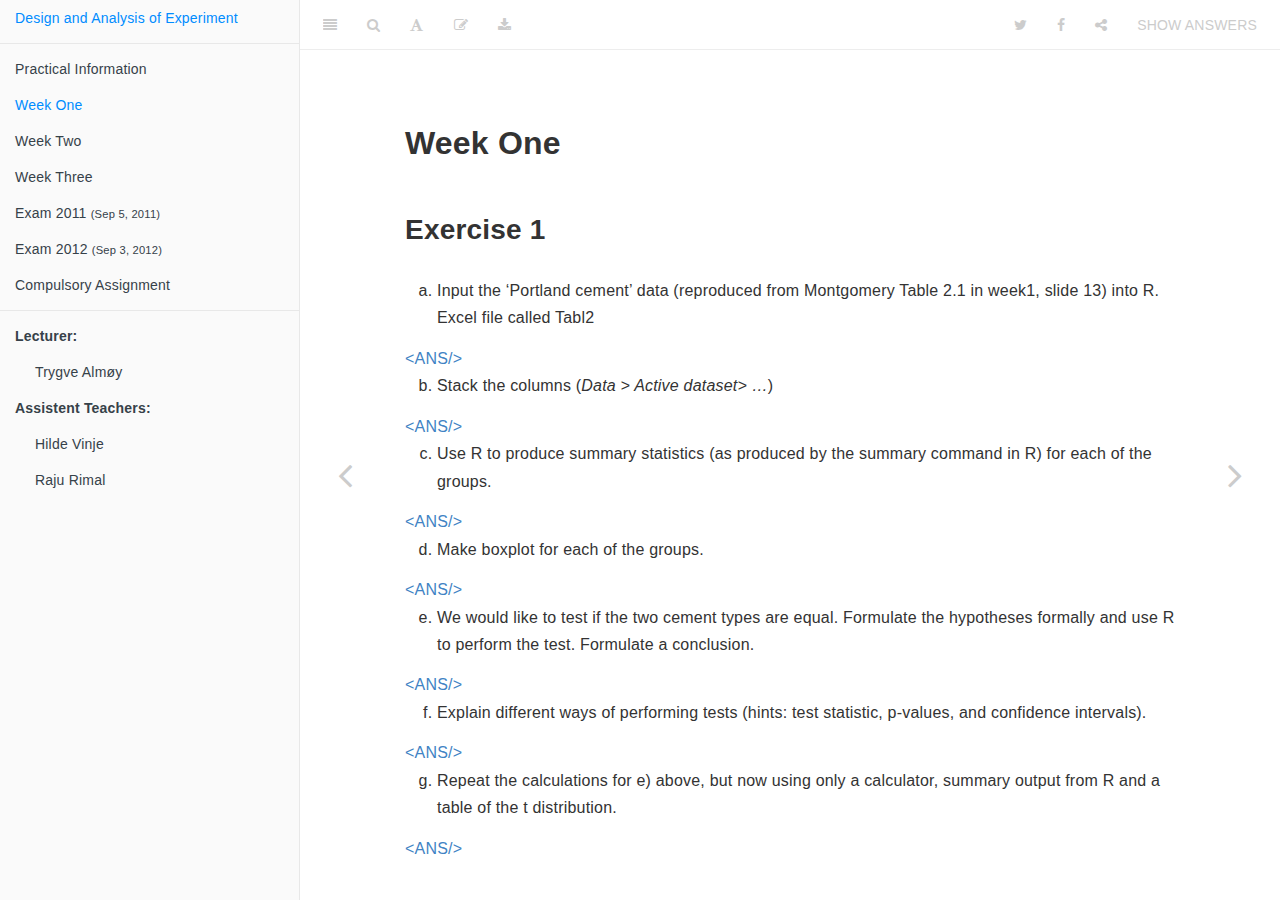
<file: docs/week-one.html>
<!DOCTYPE html>
<html >

<head>

  <meta charset="UTF-8">
  <meta http-equiv="X-UA-Compatible" content="IE=edge">
  <title>Design and Analysis of Experiment</title>
  <meta name="description" content="This contains the weekly exercises related to Design and Analysis of Experiment">
  <meta name="generator" content="bookdown 0.3.9 and GitBook 2.6.7">

  <meta property="og:title" content="Design and Analysis of Experiment" />
  <meta property="og:type" content="book" />
  
  
  <meta property="og:description" content="This contains the weekly exercises related to Design and Analysis of Experiment" />
  

  <meta name="twitter:card" content="summary" />
  <meta name="twitter:title" content="Design and Analysis of Experiment" />
  
  <meta name="twitter:description" content="This contains the weekly exercises related to Design and Analysis of Experiment" />
  

<meta name="author" content="Trygve Almøy">


<meta name="date" content="2017-01-01">

  <meta name="viewport" content="width=device-width, initial-scale=1">
  <meta name="apple-mobile-web-app-capable" content="yes">
  <meta name="apple-mobile-web-app-status-bar-style" content="black">
  
  
<link rel="prev" href="index.html">
<link rel="next" href="week-two.html">
<script src="libs/jquery-2.2.3/jquery.min.js"></script>
<link href="libs/gitbook-2.6.7/css/style.css" rel="stylesheet" />
<link href="libs/gitbook-2.6.7/css/plugin-bookdown.css" rel="stylesheet" />
<link href="libs/gitbook-2.6.7/css/plugin-highlight.css" rel="stylesheet" />
<link href="libs/gitbook-2.6.7/css/plugin-search.css" rel="stylesheet" />
<link href="libs/gitbook-2.6.7/css/plugin-fontsettings.css" rel="stylesheet" />









<style type="text/css">
div.sourceCode { overflow-x: auto; }
table.sourceCode, tr.sourceCode, td.lineNumbers, td.sourceCode {
  margin: 0; padding: 0; vertical-align: baseline; border: none; }
table.sourceCode { width: 100%; line-height: 100%; }
td.lineNumbers { text-align: right; padding-right: 4px; padding-left: 4px; color: #aaaaaa; border-right: 1px solid #aaaaaa; }
td.sourceCode { padding-left: 5px; }
code > span.kw { color: #007020; font-weight: bold; } /* Keyword */
code > span.dt { color: #902000; } /* DataType */
code > span.dv { color: #40a070; } /* DecVal */
code > span.bn { color: #40a070; } /* BaseN */
code > span.fl { color: #40a070; } /* Float */
code > span.ch { color: #4070a0; } /* Char */
code > span.st { color: #4070a0; } /* String */
code > span.co { color: #60a0b0; font-style: italic; } /* Comment */
code > span.ot { color: #007020; } /* Other */
code > span.al { color: #ff0000; font-weight: bold; } /* Alert */
code > span.fu { color: #06287e; } /* Function */
code > span.er { color: #ff0000; font-weight: bold; } /* Error */
code > span.wa { color: #60a0b0; font-weight: bold; font-style: italic; } /* Warning */
code > span.cn { color: #880000; } /* Constant */
code > span.sc { color: #4070a0; } /* SpecialChar */
code > span.vs { color: #4070a0; } /* VerbatimString */
code > span.ss { color: #bb6688; } /* SpecialString */
code > span.im { } /* Import */
code > span.va { color: #19177c; } /* Variable */
code > span.cf { color: #007020; font-weight: bold; } /* ControlFlow */
code > span.op { color: #666666; } /* Operator */
code > span.bu { } /* BuiltIn */
code > span.ex { } /* Extension */
code > span.pp { color: #bc7a00; } /* Preprocessor */
code > span.at { color: #7d9029; } /* Attribute */
code > span.do { color: #ba2121; font-style: italic; } /* Documentation */
code > span.an { color: #60a0b0; font-weight: bold; font-style: italic; } /* Annotation */
code > span.cv { color: #60a0b0; font-weight: bold; font-style: italic; } /* CommentVar */
code > span.in { color: #60a0b0; font-weight: bold; font-style: italic; } /* Information */
</style>

<link rel="stylesheet" href="style.css" type="text/css" />
</head>

<body>



  <div class="book without-animation with-summary font-size-2 font-family-1" data-basepath=".">

    <div class="book-summary">
      <nav role="navigation">

<ul class="summary">
<li><a href="./">Design and Analysis of Experiment</a></li>

<li class="divider"></li>
<li class="chapter" data-level="" data-path="index.html"><a href="index.html"><i class="fa fa-check"></i>Practical Information</a></li>
<li class="chapter" data-level="" data-path="week-one.html"><a href="week-one.html"><i class="fa fa-check"></i>Week One</a></li>
<li class="chapter" data-level="" data-path="week-two.html"><a href="week-two.html"><i class="fa fa-check"></i>Week Two</a></li>
<li class="chapter" data-level="" data-path="week-three.html"><a href="week-three.html"><i class="fa fa-check"></i>Week Three</a></li>
<li><a href="exam-2011-sep-5-2011.html#exam-2011-sep-5-2011">Exam 2011 <small>(Sep 5, 2011)</small></a></li>
<li><a href="exam-2012-sep-3-2012.html#exam-2012-sep-3-2012">Exam 2012 <small>(Sep 3, 2012)</small></a></li>
<li class="chapter" data-level="" data-path="compulsory-assignment.html"><a href="compulsory-assignment.html"><i class="fa fa-check"></i>Compulsory Assignment</a></li>
<li class="divider"></li>
<li><a name="title" href="javascript:void(0)"><b>Lecturer:</b></a><ul>
<li><a href="https://www.nmbu.no/ans/trygve.almoy" target="blank">Trygve Almøy</a></li></ul></li>
<li><a name="title" href="javascript:void(0)"><b>Assistent Teachers:</b></a><ul>
<li><a href="https://www.nmbu.no/ans/hilde.vinje" target="blank">Hilde Vinje</a></li>
<li><a href="https://www.nmbu.no/ans/raju.rimal" target="blank">Raju Rimal</a></li></ul></li>

</ul>

      </nav>
    </div>

    <div class="book-body">
      <div class="body-inner">
        <div class="book-header" role="navigation">
          <h1>
            <i class="fa fa-circle-o-notch fa-spin"></i><a href="./">Design and Analysis of Experiment</a>
          </h1>
        </div>

        <div class="page-wrapper" tabindex="-1" role="main">
          <div class="page-inner">

            <section class="normal" id="section-">
<div id="week-one" class="section level1">
<h1>Week One</h1>
<div id="exercise-1" class="section level2">
<h2>Exercise 1</h2>
<ol style="list-style-type: lower-alpha">
<li>Input the ‘Portland cement’ data (reproduced from Montgomery Table 2.1 in week1, slide 13) into R. Excel file called Tabl2</li>
</ol>
<div class="ans">
<p>This can be done in several ways. One possibility is to enter data in excel and copy and then go <strong>R Commander:</strong> <em>Data &gt; Import data &gt; From text …</em> - Tick: Clipboard, Comma (If you use comma as Decimal point in excel) - Check that data looks right by ticking: View data set</p>
<p>You can also load it using <code>load</code> function if your dataset is in <code>.Rdata</code> format. In this case, if your dataset <code>Tabl21.Rdata</code> is in download folder under your home folder,</p>
<div class="sourceCode"><pre class="sourceCode r"><code class="sourceCode r"><span class="kw">load</span>(<span class="st">&quot;~/Downloads/Tabl21.Rdata&quot;</span>)</code></pre></div>
<p>From R-commander: <em>Data &gt; Load data &gt; …</em></p>
</div>
<ol start="2" style="list-style-type: lower-alpha">
<li>Stack the columns (<em>Data &gt; Active dataset&gt; …</em>)</li>
</ol>
<div class="ans">
<div class="sourceCode"><pre class="sourceCode r"><code class="sourceCode r">PortlandStack &lt;-<span class="st"> </span><span class="kw">stack</span>(Portlandcement)
<span class="kw">names</span>(PortlandStack) &lt;-<span class="st"> </span><span class="kw">c</span>(<span class="st">&#39;Strength&#39;</span>, <span class="st">&#39;Modification&#39;</span>)</code></pre></div>
</div>
<ol start="3" style="list-style-type: lower-alpha">
<li>Use R to produce summary statistics (as produced by the summary command in R) for each of the groups.</li>
</ol>
<div class="ans">
<pre><code>    Modified       Unmodified   
 Min.   :16.35   Min.   :16.62  
 1st Qu.:16.54   1st Qu.:16.90  
 Median :16.72   Median :17.05  
 Mean   :16.77   Mean   :17.04  
 3rd Qu.:17.02   3rd Qu.:17.23  
 Max.   :17.21   Max.   :17.37  </code></pre>
</div>
<ol start="4" style="list-style-type: lower-alpha">
<li>Make boxplot for each of the groups.</li>
</ol>
<div class="ans">
<p><img src="STAT210-2016_files/figure-html/unnamed-chunk-11-1.png" width="672" /></p>
</div>
<ol start="5" style="list-style-type: lower-alpha">
<li>We would like to test if the two cement types are equal. Formulate the hypotheses formally and use R to perform the test. Formulate a conclusion.</li>
</ol>
<div class="ans">
<p>Let <span class="math inline">\(Y_{ij}\)</span> is strength in cement type <span class="math inline">\(i\)</span>, sample <span class="math inline">\(j\)</span>. We assume <span class="math inline">\(Y_{ij} \sim N(\mu_i, \sigma^2)\)</span>, where all observations are independent. This is equal to assume this model: <span class="math display">\[Y_{ij} = \mu_i + \epsilon_{ij}, \text{ where } \epsilon_{ij} \sim N(0, \sigma^2), i = 1, 2 \text{ and } j = 1, 2, \ldots 9\]</span></p>
<p>Note that we assumed equal variances for both types. The hypothesis for testing if the two mortar formulations are equal is,</p>
<p><span class="math display">\[
\begin{aligned}
H_0 &amp;: \mu_\text{modified} - \mu_\text{unmodified} = 0 \\
H_1 &amp;: \mu_\text{modified} - \mu_\text{unmodified} \ne 0
\end{aligned}
\]</span></p>
<pre><code>
    Two Sample t-test

data:  Modified and Unmodified
t = -2.1767, df = 18, p-value = 0.04306
alternative hypothesis: true difference in means is not equal to 0
95 percent confidence interval:
 -0.542393085 -0.009606915
sample estimates:
       mean of x        mean of y  pooled std.dev. 
      16.7660000       17.0420000        0.2835293 </code></pre>
<p>Since p-value is smaller than 0.05, we reject null hypothesis (<span class="math inline">\(H_0\)</span>) and conclude that there is significant different between two mortar formulation at 5 percent level.</p>
</div>
<ol start="6" style="list-style-type: lower-alpha">
<li>Explain different ways of performing tests (hints: test statistic, p-values, and confidence intervals).</li>
</ol>
<div class="ans">
<p>Although we have used p-value in previous question, we can use following ways to perform this test,</p>
<ol style="list-style-type: upper-roman">
<li><strong>Test Statistics:</strong> The test-statistic is compared with the critical value from t-table at 5% level of significance. We reject <span class="math inline">\(H_0\)</span> if, <span class="math display">\[t_\text{calculated} (\text{test-statistic}) &gt; t_{\alpha/2, n_1 + n_2 - 2}\]</span>.</li>
<li><strong>Confidence Interval Method:</strong> If 95% confidence interval for the estimate does not include zero, then we reject the null hypothesis <span class="math inline">\(H_0\)</span> at 5% level of significance. In our case, the 95% confidence interval (-0.5423931, -0.0096069) does not include zero so, we reject null hypothesis at 5% level of significance.</li>
<li><strong>p-value Approach:</strong> If p-value is less than 0.05 then we reject <span class="math inline">\(H_0\)</span> at 5% level of significance.</li>
</ol>
</div>
<ol start="7" style="list-style-type: lower-alpha">
<li>Repeat the calculations for e) above, but now using only a calculator, summary output from R and a table of the t distribution.</li>
</ol>
<div class="ans">
<p>The null hypotheses expresses equality of expected values, i.e.,</p>
<p><span class="math display">\[H_0: \mu_1 = \mu_2\]</span> The test statistic is,</p>
<p><span class="math display">\[t = \frac{\bar{x}_1 - \bar{x}_2}{\text{SEM}}\]</span> where,</p>
<p><span class="math display">\[
\begin{aligned}
\bar{x}_1 &amp;= 16.766 &amp;&amp; \bar{x}_2 = 17.042 \\
s_1^2 &amp;= 0.0993156 &amp;&amp; s_2^2 = 0.0614622 \\
s_p^2 &amp;= \frac{(n_1-1)s_1^2 + (n_2-1)s_2^2}{n_1 + n_2 -2} = 0.2835293 \\
\text{SEM} &amp;= s_p\sqrt{\frac{1}{n_1} + \frac{1}{n_2}} = 0.1267982\\
t &amp;= -2.1766874
\end{aligned}
\]</span></p>
<p>Here, We reject the null hypothesis since <span class="math display">\[|t| = 2.1766874 &gt; t_{0.025;18} = 2.100922\]</span></p>
</div>

</div>
<div id="exercise-2" class="section level2">
<h2>Exercise 2</h2>
<p>Two sorts of wheat, Zebra and RB07, were grown in 8 <strong>randomly chosen</strong> fields per sort. The protein content was measured for each sort and the data are given below.</p>
<table>
<thead>
<tr class="header">
<th align="left">Sort</th>
<th align="right">Protein</th>
</tr>
</thead>
<tbody>
<tr class="odd">
<td align="left">Zebra</td>
<td align="right">12.1</td>
</tr>
<tr class="even">
<td align="left">Zebra</td>
<td align="right">12.8</td>
</tr>
<tr class="odd">
<td align="left">Zebra</td>
<td align="right">10.4</td>
</tr>
<tr class="even">
<td align="left">Zebra</td>
<td align="right">11.9</td>
</tr>
<tr class="odd">
<td align="left">Zebra</td>
<td align="right">11.8</td>
</tr>
<tr class="even">
<td align="left">Zebra</td>
<td align="right">11.6</td>
</tr>
<tr class="odd">
<td align="left">Zebra</td>
<td align="right">13.4</td>
</tr>
<tr class="even">
<td align="left">Zebra</td>
<td align="right">13.3</td>
</tr>
<tr class="odd">
<td align="left">RB07</td>
<td align="right">18.3</td>
</tr>
<tr class="even">
<td align="left">RB07</td>
<td align="right">19.5</td>
</tr>
<tr class="odd">
<td align="left">RB07</td>
<td align="right">12.7</td>
</tr>
<tr class="even">
<td align="left">RB07</td>
<td align="right">14.7</td>
</tr>
<tr class="odd">
<td align="left">RB07</td>
<td align="right">15.3</td>
</tr>
<tr class="even">
<td align="left">RB07</td>
<td align="right">16.1</td>
</tr>
<tr class="odd">
<td align="left">RB07</td>
<td align="right">15.4</td>
</tr>
<tr class="even">
<td align="left">RB07</td>
<td align="right">16.8</td>
</tr>
</tbody>
</table>
<p>The data are stored in a file called <code>Zebra</code> (Excel). Import the data to R by <em>Data &gt; Import data from &gt; from excel file</em></p>
<ol style="list-style-type: lower-alpha">
<li>Consider both wheat sorts. Formulate a model for the data analysis where you assume equal variances.</li>
</ol>
<div class="ans">
<p>A model for the data: <span class="math display">\[Y_{ij} = \mu_i + \epsilon_{ij}\]</span> where, <span class="math inline">\(\epsilon_{ij} \sim N(0, \sigma^2)\)</span> and the observations are indipendent for all Sorts <span class="math inline">\(i = 1, 2\)</span> and Portein Sample <span class="math inline">\(j = 1, 2, \ldots, 8\)</span></p>
</div>
<ol start="2" style="list-style-type: lower-alpha">
<li>How would you estimate this variance?</li>
</ol>
<div class="ans">
<p>We first estimate the variance in each group. Here are summary statistics from R:</p>
<pre><code>         mean        sd       var length
RB07  16.1000 2.1226668 4.5057143      8
Zebra 12.1625 0.9898593 0.9798214      8</code></pre>
<p>Combine the two estimates by the pooled variance estimate as,</p>
<p><span class="math display">\[
\begin{aligned}
S_p^2 &amp;= \frac{(n_1 -1)s_1^2 + (n_2 -1)s_2^2}{n_1 + n_2 - 2} \\
&amp;= \frac{(8 - 1)4.51 + (8 - 1)0.98}{8 + 8 - 2} \\
&amp;= 2.745
\end{aligned}
\]</span></p>
</div>
<ol start="3" style="list-style-type: lower-alpha">
<li>How many parameters are included in the model? Give an interpretation of the parameters.</li>
</ol>
<div class="ans">
<p>There are 3 parameters in this model:</p>
<ul>
<li><span class="math inline">\(\mu_1\)</span> is the expected protein level in Zebra wheat (in the whole population)</li>
<li><span class="math inline">\(\mu_2\)</span> is the expected protein level in RB07 wheat (in the whole population)</li>
<li><span class="math inline">\(\sigma^2\)</span> is the variance in protein level within a wheat sort. This is assumed to be the same in both Zebra and RB07.</li>
</ul>
</div>
<ol start="4" style="list-style-type: lower-alpha">
<li>What is the estimated difference between the population means? What are the standard deviation and the standard error of this estimate?</li>
</ol>
<div class="ans">
<pre><code>         mean        sd       var length
RB07  16.1000 2.1226668 4.5057143      8
Zebra 12.1625 0.9898593 0.9798214      8</code></pre>
<p>We estimate the expected difference <span class="math inline">\(\mu_1 − \mu_2\)</span> by the difference in sample means which is <span class="math inline">\(16.1 – 12.1625 = 3.9375\)</span>. The standard deviation for this estimate is <span class="math display">\[ \sigma\sqrt{\frac{1}{n_1} + \frac{1}{n_1}} = \frac{\sigma}{2} (\text{ since, } n_1 = n_2 = 8)\]</span></p>
<p>The standard error is the estimated standard deviation or <span class="math display">\[  
\hat{\sigma}\sqrt{\frac{1}{n_1} + \frac{1}{n_2}} = \frac{\hat{\sigma}}{2} = \frac{S_\text{pooled}}{2} = 0.8280652
\]</span></p>
</div>
<ol start="5" style="list-style-type: lower-alpha">
<li>Test whether the expected protein content in Zebra is different from RB07.</li>
</ol>
<div class="ans">
<p>The two sample t-test result from R is,</p>
<pre><code>
    Two Sample t-test

data:  RB07 and Zebra
t = 4.7551, df = 14, p-value = 0.0003075
alternative hypothesis: true difference in means is not equal to 0
95 percent confidence interval:
 2.161477 5.713523
sample estimates:
       mean of x        mean of y  pooled std.dev. 
        16.10000         12.16250          1.65613 </code></pre>
<p>Since p-value = 0.00031 &lt;&lt; 0.05, we reject <span class="math inline">\(H_0\)</span> and claim that the there is significant different in the expected protein content in two types of wheat at 5% level of significance.</p>
</div>
<ol start="6" style="list-style-type: lower-alpha">
<li>Construct a 95 % CI for the true difference in protein between the two sorts. Is zero included in the interval? If not, what does this mean?</li>
</ol>
<div class="ans">
<p>From the two-sample t-test output above, the 95% confidence interval is (2.1614768, 5.7135232). Here zero is not included in the interval, this also confirm our previous result that the expected protein content in Zebra and RB07 is significantly different.</p>
</div>
<p><em>NOTE:: The remaining questions are a bit harder, more theoretical …</em></p>
<ol start="7" style="list-style-type: lower-alpha">
<li>If you are told that <span class="math display">\[ (n_1+n_2−2) \frac{S_\text{pooled}^2}{\sigma^2} \sim \chi^2_{n_1+n_2−2} \]</span> show that <span class="math inline">\(s_\text{pooled}^2\)</span> is an unbiased estimate of <span class="math inline">\(\sigma^2\)</span>.</li>
</ol>
<div class="ans">
<p>From theory, we know, <span class="math display">\[\frac{k \cdot S^2}{\sigma^2} \sim \chi^2_k\]</span> where <span class="math inline">\(S^2\)</span> is a variance estimate based on <span class="math inline">\(k\)</span> independent terms (that is <span class="math inline">\(k\)</span> is the degrees of freedom associated with <span class="math inline">\(S^2\)</span>). Hence, we have, <span class="math display">\[\frac{(n_1 + n_2 - 2)S_p^2}{\sigma^2}\sim \chi_{n_1+n_2-2}^2\]</span></p>
<p>For <span class="math inline">\(\chi^2\)</span> distribution variables with <span class="math inline">\(k\)</span> degrees of freedom we know that the expected value is <span class="math inline">\(k\)</span> and the variance is <span class="math inline">\(2k\)</span>. Therefore we can deduce: <span class="math display">\[
\begin{aligned}
E\left[\frac{(n_1+n_2-2)S_p^2}{\sigma^2}\right] &amp;= n_1 + n_2 - 2 \\
\left[\frac{(n_1+n_2-2)E\left(S_p^2\right)}{\sigma^2}\right] &amp;= n_1 + n_2 - 2 \\
\text{Therefore, } E\left(S_p^2\right) &amp;= \sigma^2
\end{aligned}
\]</span></p>
</div>
<ol start="8" style="list-style-type: lower-alpha">
<li>Find the variance of <span class="math inline">\(S_\text{pooled}^2\)</span>. Construct a 95% CI for <span class="math inline">\(\sigma^2\)</span>. Explain the interval to a person without statistical knowledge.</li>
</ol>
<div class="ans">
<p>Similarly using the fact that the variance of the <span class="math inline">\(\chi^2\)</span> distributed variable with <span class="math inline">\(k\)</span> degrees of freedom is <span class="math inline">\(2k\)</span>: <span class="math display">\[
\begin{aligned}
\text{var}\left[\frac{(n_1+n_2-2)S_p^2}{\sigma^2}\right] &amp;= 2(n_1 + n_2 - 2) \\
\left[\frac{(n_1+n_2-2)}{\sigma^2}\right]^2 \text{var}\left(S_p^2\right) &amp;= 2(n_1 + n_2 - 2) \\
\text{Therefore, } \text{var}\left(S_p^2\right) &amp;= \frac{2\sigma^4}{n_1 + n_2 - 2}
\end{aligned}
\]</span> Further, <span class="math display">\[\text{sd}\left(S_p^2\right) = \sqrt{\frac{2\sigma^4}{n_1 + n_2 - 2}}\]</span> and the standard error is the estimate of, <span class="math display">\[\text{se}\left(S_p^2\right) = \sqrt{\frac{2S_p^4}{n_1 + n_2 - 2}}\]</span> Which by inserting all the known values gives,</p>
<p><span class="math display">\[\text{se}\left(S_p^2\right) = \sqrt{\frac{2\times2.743^2}{8 + 8 - 2}} = 1.075\]</span></p>
<p>and the confidence interval is,</p>
<p><span class="math display">\[\left[\frac{(n_1 + n_2 - 2)S_p^2}{\chi^2_{0.025, n_1+n_2-2}}, \frac{(n_1 + n_2 - 2)S_p^2}{\chi^2_{0.975, n_1+n_2-2}}\right]\]</span> for <span class="math inline">\(\alpha/2 = 0.025\)</span>, we find from the Table III in the Appendix over tail probabilities of the Chi-square distribution that <span class="math inline">\(\chi^2_{0.025, 14} = 26.119\)</span> and <span class="math inline">\(\chi^2_{0.975, 14} = 5.629\)</span>. This gives the interval [1.47, 6.823]. This means that we are 95% certain that the true variance of protein yield in either Zebra or RB07 is expected to lie in this interval.</p>
</div>
<ol style="list-style-type: lower-roman">
<li>Test if the (population) variance is greater than 5. State the null hypothesis, the alternative and the level of significance, draw the conclusions.</li>
</ol>
<div class="ans">
<p>Hypothesis for the test is, <span class="math display">\[H_0: \sigma^2 = 5 \text{ vs } H_1: \sigma^2 &gt; 5\]</span></p>
<p>Under null hypothesis, <span class="math display">\[\chi^2 = \frac{(n_1+n_2-2)S_p^2}{\sigma_0^2} = \frac{38.402}{5} = 7.686\]</span> is distributed as <span class="math inline">\(\chi^2_{n_1+n_2-2}\)</span>. We reject the null hypothesis at 5% level if <span class="math inline">\(\chi^2 &gt; \chi^2_{0.05, 14} = 23.685\)</span>, which it is not. Thus, we retain the null hypothesis and cannot claim that the population variance in protein yield is larger than 5.</p>
</div>

</div>
<div id="exercise-3-relatively-theoritical" class="section level2">
<h2>Exercise 3 (<em>Relatively Theoritical</em>)</h2>
<p>In a pond there are thousands of fish. Two students want to estimate the average weight of all fish in the pond. Student 1 catches one fish of 1 kg, while student 2 catches 2 fishes, one with weight 1 kg, another weighing 1.2 kg. The following estimators for the unknown expectation are suggested</p>
<p><span class="math display">\[
\begin{aligned}
\hat{\mu}_1 &amp;= \bar{Y}_1 = 1 \\
\hat{\mu}_2 &amp;= \bar{Y}_2 = 1.1 \\
\hat{\mu}_3 &amp;= \frac{\bar{Y}_1 + \bar{Y}_2}{2} = 1.05 \\
\hat{\mu}_4 &amp;= \frac{\bar{Y}_1 + 2\bar{Y}_2}{3} = 1.07
\end{aligned}
\]</span></p>
<p>Show that all estimators are unbiased, calculate their variance, and give your vote to the one with smallest variance.</p>
<div class="ans">
<p>Remember that <span class="math inline">\(E(\bar{Y}) = \mu\)</span>, thus the first two estimators are unbiased as they are the average value of each students fish weight. Further,</p>
<p><span class="math display">\[
\begin{aligned}
E(\hat{\mu}_3) &amp;= \frac{E(\bar{Y}_1) + E(\bar{Y}_2)}{2} = \frac{\mu + \mu}{2} = \mu \\
\text{and, } E(\hat{\mu}_4) &amp;= \frac{E(\bar{Y}_1) + E(2\bar{Y}_2)}{3} = \frac{\mu + 2\mu}{3} = \mu \\
\end{aligned}
\]</span></p>
<p>Also, the variance for each of them are,</p>
<p><span class="math display">\[
\newcommand{\var}{\text{var}}
\begin{aligned}
 \var(\hat{\mu}_1) &amp;= \sigma^2 \\
 \var(\hat{\mu}_2) &amp;= \sigma^2/2 \\
 \var(\hat{\mu}_3) &amp;= \frac{1}{4}\left(\sigma^2 + \frac{\sigma^2}{2}\right) = \frac{3}{8}{\sigma^2} \\
 \var(\hat{\mu}_4) &amp;= \frac{1}{9}\left(\sigma^2 + \frac{4\sigma^2}{2}\right) = \frac{3}{9}{\sigma^2}
\end{aligned}
\]</span></p>
</div>
<p><strong>In general</strong>: If student 1 has caught <span class="math inline">\(n_1\)</span> fishes and student 2 has caught <span class="math inline">\(n_2\)</span> fishes, the best estimator is <span class="math display">\[\hat{\mu} = \frac{n_1\bar{Y}_1 + n_2\bar{Y}_2}{n_1 + n_2}\]</span> Show that this is unbiased and find the variance.</p>
<div class="ans">
<p>Here,</p>
<p><span class="math display">\[
\begin{aligned}
E(\hat{\mu}) &amp; = E\left(\frac{n_1\bar{Y}_1 + n_2\bar{Y}_2}{n_1 + n_2}\right) \\
&amp; = \frac{n_1 E(\bar{Y}_1) + n_2 E(\bar{Y}_2)}{n_1 + n_2} \\
&amp; = \frac{n_1 \mu + n_2 \mu}{n_1 + n_2} = \mu
\end{aligned}
\]</span></p>
<p>Thus, <span class="math inline">\(\hat{\mu}\)</span> is an unbiased estimator of <span class="math inline">\(\mu\)</span>. Further, the variance is,</p>
<p><span class="math display">\[
\begin{aligned}
\text{var} \left(\hat{\mu}\right) &amp; = \frac{1}{(n_1 + n_2)^2}\left[
n_1^2 \text{var}{\left(\bar{Y}_1\right)} + n_2^2 \text{var}{\left(\bar{Y}_2\right)}
\right]
\end{aligned}
\]</span></p>
</div>

</div>
<div id="exercise-4" class="section level2">
<h2>Exercise 4</h2>
<p>Assume the following result (on scale 0-100) based on 8 randomly selected students from an exam in a basic course in statistics.</p>
<table>
<thead>
<tr class="header">
<th></th>
<th align="right">S1</th>
<th align="right">S2</th>
<th align="right">S3</th>
<th align="right">S4</th>
</tr>
</thead>
<tbody>
<tr class="odd">
<td>Females</td>
<td align="right">80</td>
<td align="right">85</td>
<td align="right">73</td>
<td align="right">69</td>
</tr>
<tr class="even">
<td>Males</td>
<td align="right">90</td>
<td align="right">60</td>
<td align="right">76</td>
<td align="right">67</td>
</tr>
</tbody>
</table>
<ol style="list-style-type: lower-alpha">
<li>Execute a test (choose the level of significance yourself) to investigate if there is larger variation in statistical ability among males compared to females.</li>
</ol>
<table>
<thead>
<tr>
<th style="text-align:left;">
</th>
<th style="text-align:right;">
N
</th>
<th style="text-align:right;">
Mean
</th>
<th style="text-align:right;">
Variance
</th>
</tr>
</thead>
<tbody>
<tr>
<td style="text-align:left;">
Females
</td>
<td style="text-align:right;">
4
</td>
<td style="text-align:right;">
76.75
</td>
<td style="text-align:right;">
50.91667
</td>
</tr>
<tr>
<td style="text-align:left;">
Males
</td>
<td style="text-align:right;">
4
</td>
<td style="text-align:right;">
73.25
</td>
<td style="text-align:right;">
167.58333
</td>
</tr>
</tbody>
</table>
<div class="ans">
<p><span class="math inline">\(Y_{ij}\)</span> is result for person <span class="math inline">\(j\)</span> belonging to group <span class="math inline">\(i\)</span>.</p>
<p>The Model is: <span class="math display">\[Y_{ij}=\mu_i + \epsilon_{ij}\]</span>, where <span class="math inline">\(\epsilon_{ij} \sim N(0, \sigma_i^2)\)</span>, <span class="math inline">\(i = 1, 2\)</span> and <span class="math inline">\(j = 1, 2, 3, 4\)</span> and the observations are independent</p>
<p><span class="math inline">\(i = 1\)</span> is females, otherwise males</p>
<p><span class="math display">\[
\begin{aligned}
H_0: &amp; \sigma_1^2 = \sigma_2^2\\
H_1: &amp; \sigma_1^2 &lt; \sigma_2^2
\end{aligned}
\]</span></p>
<p>The test statistics is, <span class="math display">\[F = \frac{S_\text{males}^2}{S_\text{females}^2} = 3.29\]</span></p>
<p>If we apply 5% level of significance, then we reject <span class="math inline">\(H_0\)</span> if <span class="math inline">\(F &gt; 9.28\)</span>.</p>
<p>Conclusion: We cannot reject.</p>
</div>
<ol start="2" style="list-style-type: lower-alpha">
<li>Based on the result of the test in a) state a model and test if there is difference in statistical knowledge between males/females. The test gave a 0.65 as P-value. Explain in detail what this means.</li>
</ol>
<div class="ans">
<p>Wa assume equal variances for males and females end state the following model:</p>
<p><span class="math display">\[ Y_{ij} = \mu_i + \epsilon_{ij}\]</span> where, <span class="math inline">\(\epsilon_{ij} \sim N(0, \sigma^2)\)</span></p>
<p>The hypothesis is,</p>
<p><span class="math display">\[
\begin{aligned}
H_0: &amp; \mu_1 = \mu_2 \\
H_1: &amp; \mu_1 \ne \mu_2
\end{aligned}
\]</span></p>
<p>Assume <span class="math inline">\(H_0\)</span>, and <span class="math inline">\(T_\text{calculated} = 0.474\)</span>.</p>
<p>Very small <span class="math inline">\(T\)</span>, it is impossible to reject <span class="math inline">\(H_0\)</span> also p-value = 0.653.</p>
<p>If males and felmale in average (population) obtain the same result, the probability of observing a difference (absolute value) between the sample means equal or greater than 0.474 is 0.653.</p>
</div>

</div>
<div id="exercise-5" class="section level2">
<h2>Exercise 5</h2>
<p>Consider the data of Exercise 1 again (available as <code>Table21Stacked.RData</code> in fronter; you can go <em>Data &gt; Load …</em> to load the data). If necessary stack the data.</p>
<ol style="list-style-type: lower-alpha">
<li>Are the variances of the two groups different? Formulate a hypothesis test and perform the test using R (<em>Statistics &gt; Variances</em>)</li>
</ol>
<div class="ans">
<p>The hypothesis to test if the variance of the two groups different is,</p>
<p><span class="math display">\[
\begin{aligned}
H_0 &amp;: \sigma_\text{modified}^2 = \sigma_\text{unmodified}^2 \\
H_1 &amp;: \sigma_\text{modified}^2 \ne \sigma_\text{modified}^2
\end{aligned}
\]</span></p>
<p>The test result from R is,</p>
<pre><code>
    F test to compare two variances

data:  variable by factor
F = 1.6293, num df = 9, denom df = 9, p-value = 0.4785
alternative hypothesis: true ratio of variances is not equal to 1
95 percent confidence interval:
 0.4046845 6.5593806
sample estimates:
ratio of variances 
          1.629257 </code></pre>
<p>Here, p-value = <span class="math inline">\(0.478 &gt; 0.05\)</span>, we cannot reject <span class="math inline">\(H_0\)</span> and could not claim that the variance between two groups are different.</p>
</div>
<ol start="2" style="list-style-type: lower-alpha">
<li>Do the test by as explained in Week1, slide 39 using only the fact below</li>
</ol>
<table>
<thead>
<tr>
<th style="text-align:left;">
</th>
<th style="text-align:right;">
var
</th>
<th style="text-align:right;">
n
</th>
</tr>
</thead>
<tbody>
<tr>
<td style="text-align:left;">
Modified
</td>
<td style="text-align:right;">
0.1001378
</td>
<td style="text-align:right;">
10
</td>
</tr>
<tr>
<td style="text-align:left;">
Unmodified
</td>
<td style="text-align:right;">
0.0614622
</td>
<td style="text-align:right;">
10
</td>
</tr>
</tbody>
</table>
<div class="ans">
<p>The observed test statistic is,</p>
<p><span class="math display">\[F = \frac{0.1001}{0.0614} = 1.63\]</span></p>
<p>Under the null hypothesis, <span class="math inline">\(F \sim \text{Fisher}(9,9)\)</span> From table (or in <em>R: Distributions &gt; Continuous distributions &gt; F distribution &gt; F quantiles</em>),</p>
<p><span class="math display">\[F_{0.025, 9, 9} = 4.026\]</span></p>
<p>This value is not exceeded (draw a figure) and therefore we cannot claim that variances differ.</p>
<p><strong>Comment:</strong> Observe that we only know that the p-value <span class="math inline">\(&gt;0.05\)</span> as opposed to the exact p-value found in a) above. In this case we don’t need the lower critical value as <span class="math inline">\(F&gt;1\)</span>. However, this can be found as,</p>
<p><span class="math display">\[F_{0.975, 9, 9} = \frac{1}{F_{0.025, 9, 9}} = \frac{1}{4.03} = 0.25\]</span></p>
</div>
<ol start="3" style="list-style-type: lower-alpha">
<li>Assume now the variances of the two groups to be equal and calculate a 95% confidence interval for the common standard deviation using the output in b) above.</li>
</ol>
<div class="ans">
<p>Here, we have,</p>
<p><span class="math display">\[n = n_1 + n_2 = 20, \text{df} = 20 - 2 = 18\]</span></p>
<p>Under the assumption of equal variance of the two groups, the pooled variance is calculated as,</p>
<p><span class="math display">\[
\begin{aligned}
S_p^2 &amp; = \frac{(n_1 - 1)s_1^2 + (n_2 - 1)s_2^2}{n_1 + n_2 - 2} \\
&amp; = \frac{s_1^2 + s_2^2}{2} = 0.0808
\end{aligned}
\]</span></p>
<p>Also, <span class="math display">\[\chi_{0.975}^2 = 8.231 \text{ and } \chi_{0.025}^2 = 8.231\]</span></p>
<p><span class="math display">\[
\begin{aligned}
\left[
  \frac{\text{df} \times S_p^2}{\chi_{0.025}^2}, 
  \frac{\text{df} \times S_p^2}{\chi_{0.975}^2}
\right] &amp;= 
\left[
  \frac{18 \times 0.0808}{31.53}, 
  \frac{18 \times 0.0808}{8.23}
\right] \\
&amp;= [0.046, 0.0177]
\end{aligned}
\]</span></p>
</div>

</div>
<div id="exercise-6-two-sample-t-test-or-one-way-anova-in-r" class="section level2">
<h2>Exercise 6: Two sample t-test or One way ANOVA in R</h2>
<p>Load the data svin.RData. The data are as described in Week1 slide 17. Final weights have been collected for 9 pigs in the soya group and 8 pigs in the non-soya group. The question addressed is: Do the different feeding strategies give different carcass weight (Norwegian: Slaktevekt)?</p>
<ol style="list-style-type: lower-alpha">
<li>Produce relevant summary statistics and plots. There are several ways to summarise, e.g., here’s default for <em>R: Data &gt; Numerical summaries</em> split on groups</li>
</ol>
<div class="ans">
<table>
<thead>
<tr>
<th style="text-align:left;">
</th>
<th style="text-align:left;">
mean
</th>
<th style="text-align:left;">
sd
</th>
<th style="text-align:left;">
var
</th>
<th style="text-align:left;">
n
</th>
</tr>
</thead>
<tbody>
<tr>
<td style="text-align:left;">
not.soya
</td>
<td style="text-align:left;">
77.75
</td>
<td style="text-align:left;">
3.370036
</td>
<td style="text-align:left;">
11.35714
</td>
<td style="text-align:left;">
8
</td>
</tr>
<tr>
<td style="text-align:left;">
soya
</td>
<td style="text-align:left;">
82.88889
</td>
<td style="text-align:left;">
4.675587
</td>
<td style="text-align:left;">
21.86111
</td>
<td style="text-align:left;">
9
</td>
</tr>
</tbody>
</table>
<p><strong>Boxplot:</strong> <br /> <img src="STAT210-2016_files/figure-html/unnamed-chunk-27-1.png" width="672" /></p>
</div>
<ol start="2" style="list-style-type: lower-alpha">
<li>Formulate the model (include assumptions, also equal variances in both groups) and hypotheses.</li>
</ol>
<div class="ans">
<p>See <a href="week-one.html#exercise-4">Week 1, Exercise - 4</a> Answer</p>
</div>
<ol start="3" style="list-style-type: lower-alpha">
<li>Perform the test and comment</li>
</ol>
<ol type="I">
<li>
<p>As a two-sample test (<em>R: Statistics &gt; Means …</em>)</p>
<div class="ans">
<pre><code>
    Two Sample t-test

data:  slaktevekt by group
t = -2.5681, df = 15, p-value = 0.02142
alternative hypothesis: true difference in means is not equal to 0
95 percent confidence interval:
 -9.4040625 -0.8737153
sample estimates:
       mean of x        mean of y  pooled std.dev. 
       77.750000        82.888889         4.118162 </code></pre>
</div>
</li>
<li>
<p>As an ANOVA</p>
<div class="ans">
<pre><code>Analysis of Variance Table
          Df Sum Sq Mean Sq F value  Pr(&gt;F)  
group      1 111.85 111.846   6.595 0.02142 *
Residuals 15 254.39  16.959                  
---
Signif. codes:  0 &#39;***&#39; 0.001 &#39;**&#39; 0.01 &#39;*&#39; 0.05 &#39;.&#39; 0.1 &#39; &#39; 1</code></pre>
<p><strong>Comment:</strong> Same p-value. ANOVA only gives two sided test.</p>
</div>
</li>
</ol>
<ol start="4" style="list-style-type: lower-alpha">
<li>Calculate a 95% confidence interval for the difference in weights in the two groups.</li>
</ol>
<div class="ans">
<p>See <a href="week-two.html#exercise-6">Week 1, Exercise - 6(c)</a></p>
</div>
<ol start="5" style="list-style-type: lower-alpha">
<li>Repeat c) and d) above but now use a significance level of 0.01 and calculate 99% confidence intervals.</li>
<li>Explain the difference between one-sided and two-sided hypotheses.</li>
</ol>

</div>
<div id="exercise-7-one-way-anova" class="section level2">
<h2>Exercise 7: One way ANOVA</h2>
<p>Three diets for pigs were investigated, two of the diets had different soya proteins (<code>S1</code> and <code>S2</code>) one diet had no soya included (<code>NONS</code>). The following weights were recorded.</p>
<table>
<thead>
<tr class="header">
<th align="right">NONS</th>
<th align="right">S1</th>
<th align="right">S2</th>
</tr>
</thead>
<tbody>
<tr class="odd">
<td align="right">80</td>
<td align="right">82</td>
<td align="right">82</td>
</tr>
<tr class="even">
<td align="right">84</td>
<td align="right">84</td>
<td align="right">86</td>
</tr>
</tbody>
</table>
<p><em>NOTE::Do the following without any software or pocket calculator:</em></p>
<ul>
<li>
State the model that you would apply to this experiment.
<div class="ans">
<p>The model is:</p>
<p><span class="math display">\[Y_{ij} = \mu + \tau_i + \epsilon_{ij},\text{ where }\epsilon_{ij} \sim N(0,\sigma^2),\; i = 1, 2, 3; \;\; j = 1, 2\]</span></p>
<p>and where the observations are independent</p>
</div>
</li>
<li>
How many parameters are included in the model?
<div class="ans">
<p>With the assumption of <span class="math inline">\(\tau_i&#39;s\)</span> sum to zero, i.e. <span class="math inline">\(\sum_{i = 1}^3{\tau_i} = 0\)</span>, there are 4 unknown paramters, <span class="math inline">\(\mu, \tau_1, \tau_2\)</span> and <span class="math inline">\(\sigma^2\)</span>.</p>
</div>
</li>
<li>
<p>State the null hypothesis and the alternative to test if there is any effect of diet.</p>
<div class="ans">
The null and alternative hypothese for testing if there is any effect of diet is, <span class="math display">\[
\begin{aligned}
H_0 &amp;: \tau_1 = \tau_2 = \tau_3 \\
H_1 &amp;: \tau_i \ne 0 \text{ for at least one }i
\end{aligned}
\]</span>
</div>
</li>
<li>
Find the rejection area if you test on level 0.05 or on level 0.1
<div class = 'ans'>
<ul>
<li>at 5% level of significance, we reject <span class="math inline">\(H_0\)</span>, if <span class="math inline">\(F\)</span>-statistic is larger than <span class="math inline">\(F_{0.05, (2, 3)}\)</span>, i.e. 9.552</li>
<li>at 1% level of significance, we reject <span class="math inline">\(H_0\)</span>, if <span class="math inline">\(F\)</span>-statistic is larger than <span class="math inline">\(F_{0.01, (2, 3)}\)</span>, i.e. 30.817
</div>
</li>
<li>
Find <span class="math inline">\(SS_T\)</span>, <span class="math inline">\(SS_\text{Treatments}\)</span>, <span class="math inline">\(SS_E\)</span>, and their degrees of freedom.
<div class="ans">
<p>Let <span class="math inline">\(y_{ij}\)</span> denotes the measurement for <span class="math inline">\(i^\text{th}\)</span> treatment and <span class="math inline">\(j^\text{th}\)</span> observation. So, <span class="math inline">\(i = 1, 2, 3\)</span> and <span class="math inline">\(j = 1, 2\;(n)\)</span></p>
<p><span class="math display">\[
\begin{aligned}
\text{SS}_\text{total} &amp; = \sum_{i = 1}^3\sum_{j = 1}^2{\left(y_{ij} - \mu\right)^2} = 22\\
\text{SS}_\text{residual} &amp; = \sum_{i = 1}^3\sum_{j = 1}^2{\left(y_{ij} - \bar{y}_i\right)^2} = 18 \\
\text{and, } \text{SS}_\text{treatment} &amp; = n \sum_{i = 1}^3{\left(\bar{y}_i - \mu\right)^2} \\
&amp; = \text{SS}_\text{total} - \text{SS}_\text{residual} = 4
\end{aligned}
\]</span></p>
<p>Also, the degree of freedom for treatment is <span class="math inline">\(3 - 1 = 2\)</span>, for residual is is <span class="math inline">\(6 - 3 = 3\)</span> and for total is <span class="math inline">\(6 - 1 = 5\)</span></p>
</div>
</li>
<li>
Find <span class="math inline">\(MS_\text{Treatments}\)</span> and <span class="math inline">\(MS_E\)</span> and <span class="math inline">\(F_0\)</span>. Write up the ANOVA table. Use R to get the pvalue. <em>HINT: Distribution &gt; Continuous &gt; F …)</em>
<div class="ans">
<p><span class="math display">\[
  \begin{aligned}
   \text{MS}_\text{Treatment} = \frac{\text{SS}_\text{Treatment}}{\mathcal{df}_\text{treatment}} = 2 \\
   \text{MSE} = \text{MS}_\text{residual} = \frac{\text{SS}_\text{residual}}{\mathcal{df}_\text{residual}} = 6
  \end{aligned}
  \]</span></p>
<p>Further, <span class="math display">\[F_0 = \frac{\text{MS}_\text{Treatment}}{\text{MSE}} = 0.333\]</span></p>
<p>Using R, the pvalue corresponding to <span class="math inline">\(F_0\)</span> is 0.7401</p>
<p>Using all these values, we can construct ANOVA table as,</p>
<table>
<thead>
<tr class="header">
<th></th>
<th align="right">Df</th>
<th align="right">Sum Sq</th>
<th align="right">Mean Sq</th>
<th align="right">F value</th>
<th align="right">Pr(&gt;F)</th>
</tr>
</thead>
<tbody>
<tr class="odd">
<td>treatment</td>
<td align="right">2</td>
<td align="right">4</td>
<td align="right">2</td>
<td align="right">0.3333</td>
<td align="right">0.7401</td>
</tr>
<tr class="even">
<td>Residuals</td>
<td align="right">3</td>
<td align="right">18</td>
<td align="right">6</td>
<td align="right"></td>
<td align="right"></td>
</tr>
</tbody>
</table>
</div>
</li>
<li>
What is your conclusion on the test?
<div class="ans">
Calculated <span class="math inline">\(F_0\)</span> is too small; for this test only large values can lead to rejection and the critical value is <span class="math inline">\(F_{0.05, 2, 3} = 9.55\)</span>. Therefore, We can not reject <span class="math inline">\(H_0\)</span>.
</div>
</li>
<li>
Estimate all the parameters in the model.
<div class="ans">
<p>The estimated parameters in the model are,</p>
<span class="math display">\[
\begin{aligned}
  \hat{\sigma}^2 &amp; = \text{MSE} = 6 \\
  \hat{\mu} &amp; = \bar{Y}_{\cdot\cdot} = 83 \\
  \hat{\tau}_1 &amp; = \hat{\mu}_1 - \hat{\mu} = -1 \\
  \hat{\tau}_2 &amp; = \hat{\mu}_2 - \hat{\mu} = 0 \\
  \hat{\tau}_3 &amp; = \hat{\mu}_3 - \hat{\mu} = 1
\end{aligned}
\]</span>
</div>
</li>
</ul>
<em>NOTE:: Use pocket calculator:</em></li>
</ul>
<ul>
<li>
Find a 95% CI for <span class="math inline">\(\sigma^2\)</span>
<div class="ans">
<p>Use Chi-square table with 3 degrees of freedom to get,</p>
<p><span class="math display">\[
     \begin{aligned}
       \chi^2_{0.025, 3} &amp; = 9.348 \\
       \chi^2_{0.975, 3} &amp; = 0.216
     \end{aligned}
   \]</span></p>
<p>The 95% CI for <span class="math inline">\(\sigma^2\)</span> is,</p>
<p><span class="math display">\[
   \left[
     \frac{\text{SSE}}{\chi^2_{0.025, 3}}, 
     \frac{\text{SSE}}{\chi^2_{0.975, 3}}
     \right] =
     \left[
     1.925, 
     83.412
     \right]
   \]</span></p>
</div>
</li>
<li>
Find a 99% CI for the difference between the two soya diets.
<div class="ans">
<p>The CI for <span class="math inline">\(\mu_i - \mu_j\)</span> is same as CI for <span class="math inline">\(\tau_i - \tau_j\)</span>, so, the CI for soya diets (<span class="math inline">\(\tau_2\)</span> and <span class="math inline">\(\tau_3\)</span>) is,</p>
<p><span class="math display">\[
    \begin{aligned}
       \bar{y}_{3\cdot} - \bar{y}_{2\cdot} - t_{\alpha/2, N - a}\sqrt{\frac{2\text{MSE}}{n}} &amp; \le
       \mu_3 - \mu_2 \\ &amp; \le
       \bar{y}_{3\cdot} - \bar{y}_{2\cdot} + t_{\alpha/2, N - a}\sqrt{\frac{2\text{MSE}}{n}} \\
       \hat{\tau}_{3\cdot} - \hat{\tau}_{2\cdot} - (5.841) \times \sqrt{\frac{2\times 6}{2}} &amp; \le
       \mu_3 - \mu_2 \\ &amp;\le
       \hat{\tau}_{3\cdot} - \hat{\tau}_{2\cdot} + (5.841) \times \sqrt{\frac{2\times 6}{2}} \\
       1 - (14.307) \le
       &amp; \mu_3 - \mu_2 \le
       1 + (14.307) \\
       -13.307 \le
       &amp; \mu_3 - \mu_2 \le
       15.307
    \end{aligned}
   \]</span></p>
In otherwords, the 95% confidence limit for true difference between <span class="math inline">\(\mu_3\)</span> and <span class="math inline">\(\mu_2\)</span> lie in the interval <span class="math inline">\(\left[-9.26, 7.26\right]\)</span>
</div>
</li>
</ul>
<p>Control as many answers as possible by using R</p>
<p><em>NOTE:: Without any software or pocket calculator:</em></p>
<p>Add 6 kg to all the weights in the soya group.</p>
<ul>
<li>
What influence will this have on the sum of squares?
<div class="ans">
<p>If we add 6 to the soya groups then the difference between the group averages will be larger, but noting happens to variation inside the group. <span class="math inline">\(\text{SS}_\text{treatments}\)</span> will increase, but the noise (SSE) will be unaffected. Sum of squares for Treatment, Residual and Toatal before and after adding 6 to soya group is,</p>
<table>
<thead>
<tr class="header">
<th></th>
<th align="right">before</th>
<th align="right">after</th>
</tr>
</thead>
<tbody>
<tr class="odd">
<td>treatment</td>
<td align="right">4</td>
<td align="right">76</td>
</tr>
<tr class="even">
<td>residual</td>
<td align="right">18</td>
<td align="right">18</td>
</tr>
<tr class="odd">
<td>total</td>
<td align="right">22</td>
<td align="right">94</td>
</tr>
</tbody>
</table>
</div>
</li>
<li>
What is <span class="math inline">\(F_0\)</span>. now? Comment!
<div class="ans">
Since F value is a ratio betwen MS for treatment and residuals, <span class="math inline">\(F_0\)</span> (F value) will be larger. This increases the chance of rejecting null hypothesis (no difference between groups).
</div>
</li>
<li>
Perform the test in this situation.
<div class="ans">
<p>The ANOVA table in this situation is,</p>
<table>
<thead>
<tr class="header">
<th></th>
<th align="right">Df</th>
<th align="right">Sum Sq</th>
<th align="right">Mean Sq</th>
<th align="right">F value</th>
<th align="right">Pr(&gt;F)</th>
</tr>
</thead>
<tbody>
<tr class="odd">
<td>treatment</td>
<td align="right">2</td>
<td align="right">76</td>
<td align="right">38</td>
<td align="right">6.3333</td>
<td align="right">0.0838</td>
</tr>
<tr class="even">
<td>Residuals</td>
<td align="right">3</td>
<td align="right">18</td>
<td align="right">6</td>
<td align="right"></td>
<td align="right"></td>
</tr>
</tbody>
</table>
Here, the p-value is much smaller than in the previous case, and even is significant at 10%. This shows that the difference between treatments (NONS, S1 and S2) has increased in this situation.
</div>
</li>
</ul>
<p>Go back to the original data, but add 6 kg to the heaviest pig in each group.</p>
<ul>
<li>
What influence will this have on the Sum of squares?
<div class="ans">
<p>The differences between the means will be unaffected, but the variance inside the groups will be larger. Hence <span class="math inline">\(\text{SS}_\text{treatments}\)</span> will be unaffected, but the noise and SSE will increase. The ANOVA in this situation is,</p>
<table>
<thead>
<tr class="header">
<th></th>
<th align="right">Df</th>
<th align="right">Sum Sq</th>
<th align="right">Mean Sq</th>
<th align="right">F value</th>
<th align="right">Pr(&gt;F)</th>
</tr>
</thead>
<tbody>
<tr class="odd">
<td>treatment</td>
<td align="right">2</td>
<td align="right">4</td>
<td align="right">2</td>
<td align="right">0.0455</td>
<td align="right">0.9562</td>
</tr>
<tr class="even">
<td>Residuals</td>
<td align="right">3</td>
<td align="right">132</td>
<td align="right">44</td>
<td align="right"></td>
<td align="right"></td>
</tr>
</tbody>
</table>
</div>
</li>
<li>
What is <span class="math inline">\(F_0\)</span> now? Comment!
<div class="ans">
Here, <span class="math inline">\(F_0\)</span> is even smaller since noise (variation within groups) has increases.
</div>
</li>
<li>
Perform the test in this situation.
<div class="ans">
Small <span class="math inline">\(F_0\)</span> leads to low probability of rejecting null hypothesis. From ANOVA table, high p-value shows that we can not reject null hypothesis and conclude that there is not significant difference between the effects of diet on pigs.
</div>
</li>
</ul>

</div>
<div id="exercise-8" class="section level2">
<h2>Exercise 8</h2>
<p>Load the data <code>fertilizer.RData</code>. The data have been discussed in class, different slides:</p>
<ol style="list-style-type: lower-alpha">
<li>Produce relevant summary statistics and plots.</li>
</ol>
<div class="ans">
<p>A summary statistics for the fertilizer data is,</p>
<table>
<thead>
<tr class="header">
<th></th>
<th align="right">mean</th>
<th align="right">sd</th>
<th align="right">n</th>
<th align="right">0%</th>
<th align="right">25%</th>
<th align="right">50%</th>
<th align="right">75%</th>
<th align="right">100%</th>
</tr>
</thead>
<tbody>
<tr class="odd">
<td>control</td>
<td align="right">72</td>
<td align="right">20.169</td>
<td align="right">6</td>
<td align="right">40</td>
<td align="right">63.75</td>
<td align="right">74.0</td>
<td align="right">82.00</td>
<td align="right">99</td>
</tr>
<tr class="even">
<td>K2O.N</td>
<td align="right">95</td>
<td align="right">9.879</td>
<td align="right">6</td>
<td align="right">82</td>
<td align="right">87.00</td>
<td align="right">97.5</td>
<td align="right">102.75</td>
<td align="right">105</td>
</tr>
<tr class="odd">
<td>K2O.P2O5</td>
<td align="right">66</td>
<td align="right">8.989</td>
<td align="right">6</td>
<td align="right">57</td>
<td align="right">60.00</td>
<td align="right">63.5</td>
<td align="right">70.00</td>
<td align="right">81</td>
</tr>
<tr class="even">
<td>N.P2O5</td>
<td align="right">83</td>
<td align="right">8.319</td>
<td align="right">6</td>
<td align="right">71</td>
<td align="right">78.25</td>
<td align="right">83.0</td>
<td align="right">90.00</td>
<td align="right">92</td>
</tr>
</tbody>
</table>
<p>Further, a boxplot can be a relevant plot to compare the effect of fertilizer,</p>
<p><img src="STAT210-2016_files/figure-html/unnamed-chunk-42-1.png" width="672" /></p>
</div>
<ol start="2" style="list-style-type: lower-alpha">
<li>Do the fertilizers give different yields? Formulate the hypotheses and do the ANOVA in R.</li>
</ol>
<div class="ans">
<p>Let <span class="math inline">\(y_{ij}\)</span> be the yield from <span class="math inline">\(i^\text{th}\)</span> fertilizer and <span class="math inline">\(j^{th}\)</span> replication.</p>
<p>The model: <span class="math display">\[ y_{ij} = \mu + \tau_i + \epsilon_{ij}, \epsilon_{ij} \sim NID(0, \sigma^2)\]</span> Here, <span class="math inline">\(i = 1, 2, 3, 4\)</span> and <span class="math inline">\(j = 1, 2, \ldots 6\)</span></p>
<p>The hypothesis for testing if the fertiliizers give different yields is,</p>
<p><span class="math display">\[
\begin{aligned}
H_0 &amp;: \tau_i = 0 \text{ for all } i = 1, 2, 3, 4 \\
H_1 &amp;: \tau_i \ne 0 \text{ for at least one } i
\end{aligned}
\]</span></p>
<p>The ANOVA table we obtain is,</p>
<table>
<thead>
<tr class="header">
<th></th>
<th align="right">Df</th>
<th align="right">Sum Sq</th>
<th align="right">Mean Sq</th>
<th align="right">F value</th>
<th align="right">Pr(&gt;F)</th>
</tr>
</thead>
<tbody>
<tr class="odd">
<td>fertilizer</td>
<td align="right">3</td>
<td align="right">2940</td>
<td align="right">980.0</td>
<td align="right">5.99</td>
<td align="right">0.004</td>
</tr>
<tr class="even">
<td>Residuals</td>
<td align="right">20</td>
<td align="right">3272</td>
<td align="right">163.6</td>
<td align="right"></td>
<td align="right"></td>
</tr>
</tbody>
</table>
<p>Here, p-value is smaller than 0.05 or even 0.01. So we reject null hypothesis <span class="math inline">\(H_0\)</span> at 5% and also at 1% level of significance.</p>
</div>
<ol start="3" style="list-style-type: lower-alpha">
<li>Formulate a conclusion.</li>
</ol>
<div class="ans">
<p>Since the null hypothesis is rejected, we conclude that fertilizers result significantly different yield.</p>
</div>
<ol start="4" style="list-style-type: lower-alpha">
<li>There are four different fertilizers. How many pairwise comparisons can be made?</li>
</ol>
<div class="ans">
<p>From four differnt fertilizer, we can make <span class="math inline">\(^4C_2 = 6\)</span> comparisons. The comparisons can be between:</p>
<table>
<tbody>
<tr class="odd">
<td align="left">control</td>
<td align="left">control</td>
<td align="left">control</td>
<td align="left">K2O.N</td>
<td align="left">K2O.N</td>
<td align="left">K2O.P2O5</td>
</tr>
<tr class="even">
<td align="left">K2O.N</td>
<td align="left">K2O.P2O5</td>
<td align="left">N.P2O5</td>
<td align="left">K2O.P2O5</td>
<td align="left">N.P2O5</td>
<td align="left">N.P2O5</td>
</tr>
</tbody>
</table>
</div>
<ol start="5" style="list-style-type: lower-alpha">
<li>Use Tukey’s method to compute confidence intervals for the differences in means. Calculate p-values based on Tukey’s method.</li>
</ol>
<div class="ans">
<p>The result from Tukey’s method is,</p>
<pre><code>
     Simultaneous Confidence Intervals and Tests for General Linear Hypotheses

Multiple Comparisons of Means: Tukey Contrasts


Fit: lm(formula = y ~ fertilizer, data = fertilizer)

Quantile = 2.7989 
Minimum significant difference = 20.6692
95% confidence level
 
Linear Hypotheses:
                   Lower  Center   Upper Std.Err t value   P(&gt;t)   
control-K2O.N    -43.669 -23.000  -2.331   7.385  -3.115 0.02582 * 
control-K2O.P2O5 -14.669   6.000  26.669   7.385   0.812 0.84784   
control-N.P2O5   -31.669 -11.000   9.669   7.385  -1.490 0.46190   
K2O.N-K2O.P2O5     8.331  29.000  49.669   7.385   3.927 0.00427 **
K2O.N-N.P2O5      -8.669  12.000  32.669   7.385   1.625 0.38785   
K2O.P2O5-N.P2O5  -37.669 -17.000   3.669   7.385  -2.302 0.13109   
---
Signif. codes:  0 &#39;***&#39; 0.001 &#39;**&#39; 0.01 &#39;*&#39; 0.05 &#39;.&#39; 0.1 &#39; &#39; 1
(Adjusted p values reported -- single-step method)</code></pre>
<p>The formula for finding Tukey’s confidence interval for same sample size for all groups:</p>
<p><span class="math display">\[
\left[\bar{y}_{i\cdot} - \bar{y}_{j\cdot} \pm q_{\alpha(a, f)}\sqrt{\frac{\text{MSE}}{n}}\right]
\]</span> Here, <span class="math inline">\(a =\)</span> Total number of groups, <span class="math inline">\(f =\)</span> degree of freedom associated with <span class="math inline">\(\text{MSE}\)</span> and <span class="math inline">\(\alpha =\)</span> level of significance. The value of <span class="math inline">\(q_{\alpha(a, f)}\)</span> is on <em>Studentized Range Statistic Table</em></p>
</div>
<ol start="6" style="list-style-type: lower-alpha">
<li>Formulate a conclusion.</li>
</ol>
<div class="ans">
<p>Tukey’s output in previous answer shows that yield from fertilizer <code>K20.N</code> differs significantly from <code>control</code> (p-value: 0.02562) and <code>K20.P205</code> (p-value: 0.00439).</p>
<p>We can also use plot for Tukey test for some visualization,</p>
<p><img src="STAT210-2016_files/figure-html/unnamed-chunk-46-1.png" width="672" /></p>
</div>
<ol start="7" style="list-style-type: lower-alpha">
<li>Test if the 3 new fertilizers are better than the control by using a suitable contrast.</li>
</ol>
<div class="ans">
<p>For testing the average effect of 3 new fertilizer with control, a contrast can be constructed with coefficients <code>c(-1, 1/3, 1/3, 1/3)</code>. So, the hypothesis in this situation will be,</p>
<p><span class="math display">\[
\begin{aligned}
H_0 &amp;: \frac{1}{3}\left(\mu_2 + \mu_3 + \mu_4\right) - \mu_1 = 0 \\
H_1 &amp;: \frac{1}{3}\left(\mu_2 + \mu_3 + \mu_4\right) - \mu_1 \ne 0
\end{aligned}
\]</span></p>
<p>In general form, the hypothesis can be written as,</p>
<p><span class="math display">\[
\begin{aligned}
H_0 &amp;: \sum_{i = 1}^a {c_i\bar{y}_{i\cdot}} = 0 \\
H_1 &amp;: \sum_{i = 1}^a {c_i\bar{y}_{i\cdot}} \ne 0
\end{aligned}
\]</span></p>
<p>In this case, <span class="math inline">\(c_i = -1, 1/3, 1/3, 1/3\)</span> for <span class="math inline">\(i = 1, 2, 3, 4\)</span> respectively</p>
<p>We can write contrast as,</p>
<p><span class="math display">\[C = \sum_{i = 1}^a {c_i\bar{y}_{i\cdot}}\]</span></p>
<p>The Standard Error for <span class="math inline">\(C\)</span> is,</p>
<p><span class="math display">\[\text{SE}(C) = \sqrt{\frac{\text{MSE}}{n} \sum_{i = 1}^a {c_i^2}}\]</span></p>
<p>Thus, the test statistics for testing the hypothesis is,</p>
<p><span class="math display">\[t_0 = \frac{\sum_{i = 1}^a{c_i\bar{y}_{i\cdot}}}{\sqrt{\frac{\text{MSE}}{n} \sum_{i = 1}^a {c_i^2}}} \sim t_{\alpha/2, N-a}\]</span></p>
<p>Further, the Confidence Interval is given as,</p>
<p><span class="math display">\[
\left[\sum_{i = 1}^a{c_i\bar{y}_{i\cdot}} \pm t_{\alpha/2, N-a} \sqrt{\frac{\text{MSE}}{n} \sum_{i = 1}^a {c_i^2}} \right]
\]</span></p>
<p>The result from R-commander contrast test is,</p>
<pre><code>                                      Estimate Std. Error  t value
fertilizer c=( 1 -0.33 -0.33 -0.33 ) -9.310175   6.014596 -1.54793
                                      Pr(&gt;|t|) DF lower CI upper CI
fertilizer c=( 1 -0.33 -0.33 -0.33 ) 0.1373179 20 -21.8564 3.236053</code></pre>
<p>From the output, we can see that we fail to reject Null hypothesis and thus conclude that the average yield on using new fertilizers is not significatly different from that obtained from <code>control</code>.</p>
</div>

</div>
<div id="exercise-9" class="section level2">
<h2>Exercise 9</h2>
<div id="exam-stat-210-sep-2012-exercise-1" class="section level3">
<h3>Exam STAT 210 Sep 2012, Exercise 1</h3>
<p><strong>Question:</strong> The purpose of this exercise to determine if a new diet treatment or method (called ’M1’) designed to help people loosing weight is better than two well known methods (called ’M2’ and ’M3’). Two individuals were recruited in each group. The individuals were weighed at the beginning and the end of the study. For each individual the weight difference (’final weight’-’initial weight’) was recorded. The data and some summary statistics are as follows:</p>
<pre><code>   Treatment Observations Averages
1:        M1          0,2        1
2:        M2          1,3        2
3:        M3          5,7        6</code></pre>
<table>
<thead>
<tr class="header">
<th align="left">Treatment</th>
<th align="left">Observations</th>
<th align="left">Averages</th>
</tr>
</thead>
<tbody>
<tr class="odd">
<td align="left">M1</td>
<td align="left">0, 2</td>
<td align="left">1</td>
</tr>
<tr class="even">
<td align="left">M2</td>
<td align="left">1, 3</td>
<td align="left">2</td>
</tr>
<tr class="odd">
<td align="left">M3</td>
<td align="left">5, 7</td>
<td align="left">6</td>
</tr>
</tbody>
</table>
<table>
<tbody>
<tr class="odd">
<td align="left">Total Average</td>
<td></td>
<td align="left">3</td>
</tr>
</tbody>
</table>
<p>We will use the model,</p>
<p><span class="math display">\[y_{ij} = \mu + \tau_i + \epsilon_{ij},\; \epsilon_{ij} \sim NID(0, \sigma^2)\]</span></p>
<p>Here,</p>
<p><span class="math display">\[
\begin{aligned}
i &amp; = 1, 2, 3 \text{ corresponding to M1, M2 and M3} \\
j &amp; = 1, 2 \text{ corresponding to the two observations in each treatment group} \\
y_{ij} &amp; = \text{Weight Loss and}
\sum_{i = 1}^3{\tau_i} = 0
\end{aligned}
\]</span></p>
<ol style="list-style-type: lower-alpha">
<li>Calculate <span class="math inline">\(\text{SS}_\text{Treatment}\)</span> and <span class="math inline">\(\text{SS}_\text{E}\)</span> defined below:</li>
</ol>
<p><span class="math display">\[
\begin{aligned}
\text{SS}_\text{Treatment} &amp;= 2\sum_{i = 1}^3 \left({\bar{y}_{i\cdot} - \bar{y}_{\cdot\cdot}}\right)^2 \\
\text{SS}_\text{E} &amp;= \sum_{i = 1}^3\sum_{j = 1}^2\left(y_{ij} - \bar{y}_{i\cdot} \right)^2
\end{aligned}
\]</span></p>
<ol start="2" style="list-style-type: lower-alpha">
<li>Consider the null hypothesis</li>
</ol>
<p><span class="math display">\[H_0 : \tau_1 = \tau_2 = \tau_3 = 0\]</span></p>
<p>Show that the test statistic is <span class="math inline">\(F_0=7\)</span> and use this to perform the test. Formulate a conclusion.</p>
<ol start="3" style="list-style-type: lower-alpha">
<li>We would like to extend on the above pilot study and design a real study. How would you design this study? You are free to state your assumptions. You <em>can</em> mention words like <em>randomization</em>, <em>blocking</em> and <em>replication</em>. You are not supposed to write more than 10 full sentences.</li>
</ol>

</div>
</div>
<div id="exercise-10" class="section level2">
<h2>Exercise 10</h2>
<p>We will compare two sorts of barley cultivated at two different sites. Let <span class="math inline">\(Y_{i,j}\)</span> be yield (in kg) for sort <span class="math inline">\(i\)</span>, site <span class="math inline">\(j\)</span>, where <span class="math inline">\(i = 1, 2\)</span> and <span class="math inline">\(j = 1, 2\)</span> We have, <span class="math display">\[
\begin{aligned}
Y_{1,1} = 1 &amp;&amp;
Y_{1,2} = 3 \\
Y_{2,1} = 2 &amp;&amp;
Y_{2,2} = 6
\end{aligned}
\]</span></p>
<p>Find and interpret:</p>
<p><span class="math display">\[
\begin{aligned}
\bar{Y}_{i\cdot} &amp; = \frac{1}{2}\sum_{j = 1}^2{Y_{ij}} \text{ for } i = 1\text{ and } 2 \\
\bar{Y}_{\cdot j} &amp; = \frac{1}{2}\sum_{j = 1}^2{Y_{ij}} \text{ for } i = 1\text{ and } 2 \\
\bar{Y}_{\cdot\cdot} &amp; = \frac{1}{4}\sum_{j = 1}^2\sum_{j = 1}^2{Y_{ij}}
\end{aligned}
\]</span></p>
<p>Find:</p>
<p><span class="math display">\[
\begin{aligned}
\sum_{i = 1}^2\sum_{j = 1}^2{\left(Y_{ij} - \bar{Y}_{\cdot\cdot}\right)^2} &amp;&amp;
\sum_{i = 1}^2\sum_{j = 1}^2{\left(Y_{ij} - \bar{Y}_{i\cdot}\right)^2} \\
\sum_{i = 1}^2\sum_{j = 1}^2{\left(Y_{ij} - \bar{Y}_{\cdot j}\right)^2} &amp;&amp;
\sum_{i = 1}^2{\left(\bar{Y}_{i} - \bar{Y}_{\cdot\cdot}\right)^2}
\end{aligned}
\]</span></p>
<div class="ans">
<p>Here we can write,</p>
<table>
<thead>
<tr class="header">
<th></th>
<th>Site 1</th>
<th>Site 2</th>
<th>Row Mean</th>
</tr>
</thead>
<tbody>
<tr class="odd">
<td><strong>Sort 1</strong></td>
<td><span class="math inline">\(y_{11} = 1\)</span></td>
<td><span class="math inline">\(y_{12} = 3\)</span></td>
<td><span class="math inline">\(\bar{y}_{1.} = 2\)</span></td>
</tr>
<tr class="even">
<td><strong>Sort 2</strong></td>
<td><span class="math inline">\(y_{21} = 2\)</span></td>
<td><span class="math inline">\(y_{22} = 6\)</span></td>
<td><span class="math inline">\(\bar{y}_{2.} = 4\)</span></td>
</tr>
<tr class="odd">
<td><strong>Column Mean</strong></td>
<td><span class="math inline">\(\bar{y}_{.1} = 1.5\)</span></td>
<td><span class="math inline">\(\bar{y}_{.2} = 4.5\)</span></td>
<td><span class="math inline">\(\bar{y}_{..} = 3\)</span></td>
</tr>
</tbody>
</table>
<p><span class="math display">\[\bar{Y}_{i\cdot} = \frac{1}{2}\sum_{j = 1}^2{Y_{ij}} = 2\text{ and } 4 \text{ for } i = 1\text{ and } 2 \text{ respectively }\]</span></p>
<p>These are the average of <em>sort</em> 1 and 2 over all the <em>sites</em>.</p>
<p><span class="math display">\[\bar{Y}_{\cdot j} = \frac{1}{2}\sum_{i = 1}^2{Y_{ij}} = 1.5\text{ and } 4.5 \text{ for } i = 1\text{ and } 2 \text{ respectively }\]</span></p>
<p>These are the average of <em>site</em> 1 and 2 for all the <em>sorts</em>.</p>
<p>Further,</p>
<p><span class="math display">\[\bar{Y}_{\cdot\cdot} = \frac{1}{4}\sum_{j = 1}^2\sum_{j = 1}^2{Y_{ij}} = 3\]</span></p>
<p>This is the overall cultivated barley for all sorts and sites.</p>
<p>Thus, we can also find, <span class="math display">\[
\begin{aligned}
\sum_{i = 1}^2\sum_{j = 1}^2{\left(Y_{ij} - \bar{Y}_{\cdot\cdot}\right)^2} = 14 &amp;&amp;
\sum_{i = 1}^2\sum_{j = 1}^2{\left(Y_{ij} - \bar{Y}_{i\cdot}\right)^2} = 10 \\
\sum_{i = 1}^2\sum_{j = 1}^2{\left(Y_{ij} - \bar{Y}_{\cdot j}\right)^2} = 5 &amp;&amp;
\sum_{i = 1}^2{\left(\bar{Y}_{i} - \bar{Y}_{\cdot\cdot}\right)^2} = 2
\end{aligned}
\]</span></p>
</div>

</div>
<div id="exercise-11" class="section level2">
<h2>Exercise 11</h2>
<p>From Five sires (bulls used for breeding are often referred to as “sires”) have we recoded the annual milk production from 8 daughters which are randomly picked out from all daughter of those sires. The data: <code>Sires.Rdata</code> (fronter)</p>
<ol style="list-style-type: lower-alpha">
<li>State a model with <code>milk</code> production as response and <code>sire</code> as factor. How would you interpret all the parameters in this model?</li>
</ol>
<div class="ans">
<p>Let <span class="math inline">\(Y_{ij}\)</span> be milk produced by daughter <span class="math inline">\(j\)</span> of sires <span class="math inline">\(i\)</span>.</p>
<p>Model: <span class="math display">\[Y_{ij} = \mu + \tau_i + \epsilon_{ij}\]</span></p>
<p>Here, <span class="math inline">\(\epsilon_{ij} \sim \text{NID}(0, \sigma^2)\)</span> and <span class="math inline">\(i = 1, 2, \ldots 5\)</span> and <span class="math inline">\(j = 1, 2, \ldots 8\)</span></p>
<p>Here, we also have one restriction,</p>
<p><span class="math display">\[\sum_{i = 1}^5\tau_i = 0\]</span></p>
<p><strong>Interpretaion of Parameters:</strong></p>
<table>
<colgroup>
<col width="13%" />
<col width="4%" />
<col width="81%" />
</colgroup>
<tbody>
<tr class="odd">
<td align="right"><span class="math inline">\(\mu\)</span></td>
<td align="center">:</td>
<td>Average milk production for all daughters under the 5 sires</td>
</tr>
<tr class="even">
<td align="right"><span class="math inline">\(\tau_i\)</span></td>
<td align="center">:</td>
<td>The average profit in annually milk production of using only sire <span class="math inline">\(i\)</span></td>
</tr>
<tr class="odd">
<td align="right"><span class="math inline">\(\sigma^2\)</span></td>
<td align="center">:</td>
<td>The variance in milk production for all daughter under one particular sire</td>
</tr>
</tbody>
</table>
</div>
<ol start="2" style="list-style-type: lower-alpha">
<li>Test if there is effect of <code>sire</code> with respect to milk production. (R-commander: <em>Statistics &gt; Fit model &gt; Linear model</em>. Note that <code>sire</code> must be factor variable)</li>
</ol>
<div class="ans">
<p>The hypothesis is,</p>
<p><span class="math display">\[
\begin{aligned}
H_0 &amp;: \tau_1 = \tau_2 = \tau_3 = 0 \\
H_1 &amp;: \tau_i \ne 0 \text{ for at least one }i
\end{aligned}
\]</span></p>
<p>ANOVA for this model is,</p>
<table>
<thead>
<tr class="header">
<th></th>
<th align="right">Df</th>
<th align="right">Sum Sq</th>
<th align="right">Mean Sq</th>
<th align="right">F value</th>
<th align="right">Pr(&gt;F)</th>
</tr>
</thead>
<tbody>
<tr class="odd">
<td>sire</td>
<td align="right">4</td>
<td align="right">1251009</td>
<td align="right">312752.3</td>
<td align="right">2.805913</td>
<td align="right">0.0403794</td>
</tr>
<tr class="even">
<td>Residuals</td>
<td align="right">35</td>
<td align="right">3901166</td>
<td align="right">111461.9</td>
<td align="right"></td>
<td align="right"></td>
</tr>
</tbody>
</table>
<p>Here, sire effect is significant at 5% (p-value: 0.0404)</p>
</div>
<ol start="3" style="list-style-type: lower-alpha">
<li>Estimate all parameters in the model (R-commander: <em>Model &gt; summarize model</em>)</li>
</ol>
<div class="ans">
<p>The summary of above fitted model is,</p>
<pre><code>
Call:
lm(formula = milk ~ sire, data = Sires)

Residuals:
    Min      1Q  Median      3Q     Max 
-651.25 -247.37   -2.69  199.84  872.75 

Coefficients:
            Estimate Std. Error t value            Pr(&gt;|t|)    
(Intercept)  6518.15      52.79 123.478 &lt;0.0000000000000002 ***
sire(1)       171.10     105.58   1.621              0.1141    
sire(2)      -236.15     105.58  -2.237              0.0318 *  
sire(3)      -192.40     105.58  -1.822              0.0769 .  
sire(4)       152.97     105.58   1.449              0.1562    
---
Signif. codes:  0 &#39;***&#39; 0.001 &#39;**&#39; 0.01 &#39;*&#39; 0.05 &#39;.&#39; 0.1 &#39; &#39; 1

s: 333.9 on 35 degrees of freedom
Multiple R-squared: 0.2428,
Adjusted R-squared: 0.1563 
F-statistic: 2.806 on 4 and 35 DF,  p-value: 0.04038 </code></pre>
<p>Here, the estimates of unknown parameters are,</p>
<table>
<thead>
<tr class="header">
<th></th>
<th align="right">estimates</th>
</tr>
</thead>
<tbody>
<tr class="odd">
<td><span class="math inline">\(\hat{\mu}\)</span></td>
<td align="right">6518.1500</td>
</tr>
<tr class="even">
<td><span class="math inline">\(\hat{\tau}_1\)</span></td>
<td align="right">171.1000</td>
</tr>
<tr class="odd">
<td><span class="math inline">\(\hat{\tau}_2\)</span></td>
<td align="right">-236.1500</td>
</tr>
<tr class="even">
<td><span class="math inline">\(\hat{\tau}_3\)</span></td>
<td align="right">-192.4000</td>
</tr>
<tr class="odd">
<td><span class="math inline">\(\hat{\tau}_4\)</span></td>
<td align="right">152.9750</td>
</tr>
<tr class="even">
<td><span class="math inline">\(\hat{\sigma}\)</span></td>
<td align="right">333.8591</td>
</tr>
</tbody>
</table>
</div>
<ol start="4" style="list-style-type: lower-alpha">
<li>(Use the general fact that in an one way ANOVA model with <span class="math inline">\(a\)</span> levels on the factor and <span class="math inline">\(n\)</span> replicates <span class="math inline">\({}^\text{SSE}\!/_{\sigma^2}\)</span> is chi square distributed with <span class="math inline">\(na – a\)</span> degrees of freedom). Find a 95 % confidence interval for the error variance (the unexplained variance). Explain the interval to farmer. (use the general fact that in an one way ANOVA model with a levels on the factor and <span class="math inline">\(n\)</span> replicates <span class="math inline">\({}^\text{SSE}\!/_{\sigma^2}\)</span> is chi square distributed with <span class="math inline">\(na – a\)</span> degrees of freedom)</li>
</ol>
<div class="ans">
<p>95% confidence interval for <span class="math inline">\(\sigma^2\)</span> is given by,</p>
<p><span class="math display">\[
\begin{aligned}
\left(
\frac{\text{SSE}}{\chi^2_{35, 0.975}}, \frac{\text{SSE}}{\chi^2_{35, 0.025}}
\right) &amp;=
\left(
\frac{3901165.8}{53.2033485}, \frac{3901165.8}{20.5693766}
\right) \\ &amp;= 
\left(73325.5689144, 189658.9220973\right)
\end{aligned}
\]</span></p>
<p>Therefore, 95% confidence limit for <span class="math inline">\(\sigma\)</span> is (271, 435) kg of milk. This value revers that with 95% of confidence level, the true variation in annual milk production for all daughter under one particular sire lie between (271, 435) kg.</p>
</div>

</div>
<div id="exercise-12" class="section level2">
<h2>Exercise 12</h2>
<p>Tree diets for pigs were test out, in an experiment with 2 replicates. The Response is carcass weight (slaktevekt in Norwegian). Let’s assume 4students did the experiment and that they really obtained different results:</p>
<div id="experiment-1" class="section level3">
<h3>Experiment 1</h3>
<table>
<tbody>
<tr class="odd">
<td align="left">Diet1</td>
<td align="right">69</td>
<td align="right">71</td>
</tr>
<tr class="even">
<td align="left">Diet2</td>
<td align="right">79</td>
<td align="right">81</td>
</tr>
<tr class="odd">
<td align="left">Diet3</td>
<td align="right">89</td>
<td align="right">91</td>
</tr>
</tbody>
</table>
</div>
<div id="experiment-2" class="section level3">
<h3>Experiment 2</h3>
<table>
<tbody>
<tr class="odd">
<td align="left">Diet1</td>
<td align="right">60</td>
<td align="right">80</td>
</tr>
<tr class="even">
<td align="left">Diet2</td>
<td align="right">70</td>
<td align="right">90</td>
</tr>
<tr class="odd">
<td align="left">Diet3</td>
<td align="right">80</td>
<td align="right">100</td>
</tr>
</tbody>
</table>
</div>
<div id="experiment-3" class="section level3">
<h3>Experiment 3</h3>
<table>
<tbody>
<tr class="odd">
<td align="left">Diet1</td>
<td align="right">70</td>
<td align="right">90</td>
</tr>
<tr class="even">
<td align="left">Diet2</td>
<td align="right">71</td>
<td align="right">91</td>
</tr>
<tr class="odd">
<td align="left">Diet3</td>
<td align="right">72</td>
<td align="right">92</td>
</tr>
</tbody>
</table>
</div>
<div id="experiment-4" class="section level3">
<h3>Experiment 4</h3>
<table>
<tbody>
<tr class="odd">
<td align="left">Diet1</td>
<td align="right">80</td>
<td align="right">82</td>
</tr>
<tr class="even">
<td align="left">Diet2</td>
<td align="right">82</td>
<td align="right">84</td>
</tr>
<tr class="odd">
<td align="left">Diet3</td>
<td align="right">83</td>
<td align="right">85</td>
</tr>
</tbody>
</table>
</div>
<div id="without-computing-anything" class="section level3">
<h3>Without computing anything:</h3>
<ul>
<li>
Describe all 4 experiments, have focus on large explained or unexplained variation.
<div class="ans">
<p><strong>Experiment 1:</strong> Large difference between diets, small difference inside diets</p>
<p><strong>Experiment 2:</strong> Large difference between diets, large difference inside diets</p>
<p><strong>Experiment 3:</strong> Small difference between diets, large difference inside diets</p>
<p><strong>Experiment 4:</strong> Small difference between diets, small difference inside diets</p>
</div>
</li>
<li>
In which experiment do you think you will have a large, small or moderate F value?
<div id="pfvalue" class="ans">
<p><strong>Experiment 1:</strong> Large F, small P-value</p>
<p><strong>Experiment 2:</strong> Moderate F</p>
<p><strong>Experiment 3:</strong> Small F, large P-value</p>
<p><strong>Experiment 4:</strong> Moderate F</p>
</div>
</li>
<li>
In which experiment do you think you will have a large, small or moderate P value?
<div class="ans">
<p>See <a href="week-one.html#pfvalue">previous answer</a></p>
</div>
</li>
<li>
In which experiment do you think you will prove a significant effect of diet?
<div class="ans">
<p><strong>Experiment 1</strong> will prove a significant effect of diet due to large difference between diets and small difference inside diets.</p>
<p><strong>Experiment 2</strong> could results with significant effect of diet but may get influenced by the noise within diets.</p>
<p><strong>Experiment 3</strong> and <strong>Experiment 4</strong> has very small difference between diets however Experiment 4 has small variation within diets which can help us to see the difference between diets.</p>
</div>
</li>
<li>
Check your answers by R-commander.
<div class="ans">
<p>The ANOVA table for four experiments from R-commander is,</p>
<h3 id="experiment-1-1">Experiment 1:</h3>
<table>
<thead>
<tr class="header">
<th></th>
<th align="right">Df</th>
<th align="right">Sum Sq</th>
<th align="right">Mean Sq</th>
<th align="right">F value</th>
<th align="right">Pr(&gt;F)</th>
</tr>
</thead>
<tbody>
<tr class="odd">
<td>diet</td>
<td align="right">2</td>
<td align="right">400</td>
<td align="right">200</td>
<td align="right">100</td>
<td align="right">0.0017965</td>
</tr>
<tr class="even">
<td>Residuals</td>
<td align="right">3</td>
<td align="right">6</td>
<td align="right">2</td>
<td align="right"></td>
<td align="right"></td>
</tr>
</tbody>
</table>
<h3 id="experiment-2-1">Experiment 2:</h3>
<table>
<thead>
<tr class="header">
<th></th>
<th align="right">Df</th>
<th align="right">Sum Sq</th>
<th align="right">Mean Sq</th>
<th align="right">F value</th>
<th align="right">Pr(&gt;F)</th>
</tr>
</thead>
<tbody>
<tr class="odd">
<td>diet</td>
<td align="right">2</td>
<td align="right">400</td>
<td align="right">200</td>
<td align="right">1</td>
<td align="right">0.464758</td>
</tr>
<tr class="even">
<td>Residuals</td>
<td align="right">3</td>
<td align="right">600</td>
<td align="right">200</td>
<td align="right"></td>
<td align="right"></td>
</tr>
</tbody>
</table>
<h3 id="experiment-3-1">Experiment 3:</h3>
<table>
<thead>
<tr class="header">
<th></th>
<th align="right">Df</th>
<th align="right">Sum Sq</th>
<th align="right">Mean Sq</th>
<th align="right">F value</th>
<th align="right">Pr(&gt;F)</th>
</tr>
</thead>
<tbody>
<tr class="odd">
<td>diet</td>
<td align="right">2</td>
<td align="right">4</td>
<td align="right">2</td>
<td align="right">0.01</td>
<td align="right">0.9900827</td>
</tr>
<tr class="even">
<td>Residuals</td>
<td align="right">3</td>
<td align="right">600</td>
<td align="right">200</td>
<td align="right"></td>
<td align="right"></td>
</tr>
</tbody>
</table>
<h3 id="experiment-4-1">Experiment 4:</h3>
<table>
<thead>
<tr class="header">
<th></th>
<th align="right">Df</th>
<th align="right">Sum Sq</th>
<th align="right">Mean Sq</th>
<th align="right">F value</th>
<th align="right">Pr(&gt;F)</th>
</tr>
</thead>
<tbody>
<tr class="odd">
<td>diet</td>
<td align="right">2</td>
<td align="right">9.333333</td>
<td align="right">4.666667</td>
<td align="right">2.333333</td>
<td align="right">0.2447778</td>
</tr>
<tr class="even">
<td>Residuals</td>
<td align="right">3</td>
<td align="right">6.000000</td>
<td align="right">2.000000</td>
<td align="right"></td>
<td align="right"></td>
</tr>
</tbody>
</table>
</div>
</li>
</ul>

</div>
</div>
<div id="extra-exercises-from-textbook-with-solutions" class="section level2">
<h2>Extra exercises from textbook with solutions</h2>
<div id="exercise-3.1" class="section level3">
<h3>Exercise 3.1</h3>
<p>An experimenter has conducted a single-factor experiment with six levels of the factor, and each factor level has been replicated three times. The computed value of the F-statistic is <span class="math inline">\(F_0 = 4.89\)</span>. Find bounds on the P-value.</p>
<div class="ans">
<p>F~Fisher (5,12). 0.01 &lt; Table P-value &lt; 0.025 Computer P-value = 0.0114</p>
</div>
</div>
<div id="exercise-3.2" class="section level3">
<h3>Exercise 3.2</h3>
<p>An experimenter has conducted a single-factor experiment with four levels of the factor, and each factor level has been replicated six times. The computed value of the F-statistic is <span class="math inline">\(F_0 = 4.02\)</span>. Find bounds on the P-value.</p>
<div class="ans">
<p>F~Fisher (3,20). 0.01 &lt; Table P-value &lt; 0.025 Computer P-value = 0.022</p>
</div>
</div>
<div id="exercise-3.3" class="section level3">
<h3>Exercise 3.3</h3>
<p>A computer ANOVA output is shown below. Fill in the blanks. You may give bounds on the P-value.</p>
<div id="one-way-anova" class="section level4">
<h4>One-way ANOVA</h4>
<table>
<thead>
<tr class="header">
<th align="left">Source</th>
<th align="left">DF</th>
<th align="left">SS</th>
<th align="left">MS</th>
<th align="left">F</th>
<th align="left">P</th>
</tr>
</thead>
<tbody>
<tr class="odd">
<td align="left">Factor</td>
<td align="left">?</td>
<td align="left">?</td>
<td align="left">246.93</td>
<td align="left">?</td>
<td align="left">?</td>
</tr>
<tr class="even">
<td align="left">Error</td>
<td align="left">25</td>
<td align="left">186.53</td>
<td align="left">?</td>
<td align="left"></td>
<td align="left"></td>
</tr>
<tr class="odd">
<td align="left">Total</td>
<td align="left">29</td>
<td align="left">1174.24</td>
<td align="left"></td>
<td align="left"></td>
<td align="left"></td>
</tr>
</tbody>
</table>
<div class="ans">
<p>Completed table is: (Answer regarding P requires computer, with table in Montgomery one can only say <span class="math inline">\(P&lt;0.01\)</span>)</p>
<h4 id="one-way-anova-1">One-way ANOVA</h4>
<table>
<thead>
<tr class="header">
<th align="left">Source</th>
<th align="right">DF</th>
<th align="right">SS</th>
<th align="left">MS</th>
<th align="left">F</th>
<th align="left">P</th>
</tr>
</thead>
<tbody>
<tr class="odd">
<td align="left">Factor</td>
<td align="right">4</td>
<td align="right">987.71</td>
<td align="left">246.93</td>
<td align="left">33.09</td>
<td align="left">&lt; 0.0001</td>
</tr>
<tr class="even">
<td align="left">Error</td>
<td align="right">25</td>
<td align="right">186.53</td>
<td align="left">7.46</td>
<td align="left"></td>
<td align="left"></td>
</tr>
<tr class="odd">
<td align="left">Total</td>
<td align="right">29</td>
<td align="right">1174.24</td>
<td align="left"></td>
<td align="left"></td>
<td align="left"></td>
</tr>
</tbody>
</table>
</div>
</div>
</div>
<div id="exercise-3.4" class="section level3">
<h3>Exercise 3.4</h3>
<p>A computer ANOVA output is shown below. Fill in the blanks. You may give bounds on the P-value.</p>
<div id="one-way-anova-2" class="section level4">
<h4>One-way ANOVA</h4>
<table>
<thead>
<tr class="header">
<th align="left">Source</th>
<th align="left">DF</th>
<th align="left">SS</th>
<th align="left">MS</th>
<th align="left">F</th>
<th align="left">P</th>
</tr>
</thead>
<tbody>
<tr class="odd">
<td align="left">Factor</td>
<td align="left">3</td>
<td align="left">36.15</td>
<td align="left">?</td>
<td align="left">?</td>
<td align="left">?</td>
</tr>
<tr class="even">
<td align="left">Error</td>
<td align="left">?</td>
<td align="left">?</td>
<td align="left">?</td>
<td align="left"></td>
<td align="left"></td>
</tr>
<tr class="odd">
<td align="left">Total</td>
<td align="left">19</td>
<td align="left">196.04</td>
<td align="left"></td>
<td align="left"></td>
<td align="left"></td>
</tr>
</tbody>
</table>
<div class="ans">
<p>Completed table is: (Answer P requires computer)</p>
<h4 id="one-way-anova-3">One-way ANOVA</h4>
<table>
<thead>
<tr class="header">
<th align="left">Source</th>
<th align="right">DF</th>
<th align="right">SS</th>
<th align="left">MS</th>
<th align="left">F</th>
<th align="left">P</th>
</tr>
</thead>
<tbody>
<tr class="odd">
<td align="left">Factor</td>
<td align="right">3</td>
<td align="right">36.15</td>
<td align="left">12.05</td>
<td align="left">1.21</td>
<td align="left">0.3395</td>
</tr>
<tr class="even">
<td align="left">Error</td>
<td align="right">16</td>
<td align="right">159.89</td>
<td align="left">9.99</td>
<td align="left"></td>
<td align="left"></td>
</tr>
<tr class="odd">
<td align="left">Total</td>
<td align="right">19</td>
<td align="right">196.04</td>
<td align="left"></td>
<td align="left"></td>
<td align="left"></td>
</tr>
</tbody>
</table>
</div>
</div>
</div>
<div id="exercise-3.5" class="section level3">
<h3>Exercise 3.5</h3>
<p>A regional opera company has tried three approaches to solicit donations from 24 potential sponsors. The 24 potential sponsors were randomly divided into three groups of eight, and one approach was used for each group. The dollar amounts of the resulting contributions are shown in the following table</p>
<table>
<thead>
<tr class="header">
<th align="right">Approach</th>
<th align="left">Contributions</th>
</tr>
</thead>
<tbody>
<tr class="odd">
<td align="right">1</td>
<td align="left">1000, 1500, 1200, 1800, 1600, 1100, 1000, 1250</td>
</tr>
<tr class="even">
<td align="right">2</td>
<td align="left">1500, 1850, 2000, 1200, 2000, 1700, 1800, 1900</td>
</tr>
<tr class="odd">
<td align="right">3</td>
<td align="left">900, 1000, 1200, 1500, 1200, 1550, 1000, 1100</td>
</tr>
</tbody>
</table>
<p>The data is available as <code>Table35.Dollar.RData</code> and below R is used rather than Minitab used in Montgomery</p>
<ol style="list-style-type: lower-alpha">
<li>Do the data indicate that there is a difference in results obtained from the three different approaches? Use <span class="math inline">\(\alpha = 0.05\)</span>.</li>
</ol>
<div class="ans">
<pre><code>Analysis of Variance Table

Response: Dollar
          Df  Sum Sq Mean Sq F value   Pr(&gt;F)   
Approach   2 1395833  697917  9.5851 0.001102 **
Residuals 21 1529062   72812                    
---
Signif. codes:  0 &#39;***&#39; 0.001 &#39;**&#39; 0.01 &#39;*&#39; 0.05 &#39;.&#39; 0.1 &#39; &#39; 1</code></pre>
<pre><code>
     Simultaneous Confidence Intervals and Tests for General Linear Hypotheses

Multiple Comparisons of Means: Tukey Contrasts


Fit: lm(formula = Dollar ~ Approach, data = Tabl35.Dollar)

Quantile = 2.5206 
Minimum significant difference = 340.0727
95% confidence level
 
Linear Hypotheses:
        Lower  Center   Upper Std.Err t value   P(&gt;t)   
A1-A2 -777.57 -437.50  -97.43  134.92  -3.243 0.01043 * 
A1-A3 -215.07  125.00  465.07  134.92   0.926 0.63000   
A2-A3  222.43  562.50  902.57  134.92   4.169 0.00121 **
---
Signif. codes:  0 &#39;***&#39; 0.001 &#39;**&#39; 0.01 &#39;*&#39; 0.05 &#39;.&#39; 0.1 &#39; &#39; 1
(Adjusted p values reported -- single-step method)</code></pre>
</div>
<ol start="2" style="list-style-type: lower-alpha">
<li>Analyze the residuals from this experiment and comment on the model adequacy.</li>
</ol>
<div class="ans">
<p><img src="STAT210-2016_files/figure-html/unnamed-chunk-72-1.png" width="672" /></p>
<p>There is nothing unusual about the residuals.</p>
</div>
</div>
</div>
<div id="extra-exercises" class="section level2">
<h2>Extra exercises</h2>
<p><em>NOTE:: only if time</em></p>
<p>Textbook ed 8 (numbers in ed 7 in parenthesis): 2.1 (2.2), 2.3 (2.3) ,2.20 (2.16), 2.29 (2.21).</p>
<p>The exercises, short solutions (and a few more problems) can also be found in <code>ExtraProblemsWithSolutionsch02ed7.pdf</code>.</p>

</div>
</div>
<script>
ans_btn_html = '<a class = "btn-ans"><span class="label label-success no-print">&lt;ANS/&gt;</span></a>';
  showAns_btn = '<a class="showAns-btn btn pull-right js-toolbar-action">Show Answers</a>';
  hideAns_btn = '<a class="hideAns-btn btn pull-right js-toolbar-action" style="display:none;">Hide Answers</a>';
  
  // Adding Extra Menus in Navigation
  
  // Adding button on before each answer:::
  $(".ans").before(ans_btn_html);
  $('.btn-ans').each(function(){
    $(this).next('.ans').andSelf().wrapAll('<div class="wrap-ans"/>');
  });
  $('.btn-ans').click(function(){
    $(this).siblings('.ans').toggle(400);
  });
  
if ($(".ans").length > 0){
    $('.book-header').prepend(showAns_btn, hideAns_btn);
    $('.showAns-btn').show();
    $('.showAns-btn').click(function(){
      $('.btn-ans').hide(400);
      $('.ans').show(400);
      $('.hideAns-btn').show();
      $(this).hide();
      $('.hideAns-btn').click(function(){
        $('.btn-ans').show(400);
        $('.ans').hide(400);
        $('.showAns-btn').show();
        $(this).hide();
      });
    });
  }

var chap = "week-two"
if(window.location.href.indexOf(chap) != -1){
  var now = new Date();
  var release = new Date("August 21, 2016");
  if(now < release){
    $(".ans, .btn-ans, .showAns-btn, .hideAns-btn").hide()
  }
}

$('.ans p:has(img)').css('text-align', 'center');
</script>

<script>
  (function(i,s,o,g,r,a,m){i['GoogleAnalyticsObject']=r;i[r]=i[r]||function(){
  (i[r].q=i[r].q||[]).push(arguments)},i[r].l=1*new Date();a=s.createElement(o),
  m=s.getElementsByTagName(o)[0];a.async=1;a.src=g;m.parentNode.insertBefore(a,m)
  })(window,document,'script','https://www.google-analytics.com/analytics.js','ga');

  ga('create', 'UA-82812028-1', 'auto');
  ga('send', 'pageview');

</script>
            </section>

          </div>
        </div>
      </div>
<a href="index.html" class="navigation navigation-prev " aria-label="Previous page"><i class="fa fa-angle-left"></i></a>
<a href="week-two.html" class="navigation navigation-next " aria-label="Next page"><i class="fa fa-angle-right"></i></a>
    </div>
  </div>
<script src="libs/gitbook-2.6.7/js/app.min.js"></script>
<script src="libs/gitbook-2.6.7/js/lunr.js"></script>
<script src="libs/gitbook-2.6.7/js/plugin-search.js"></script>
<script src="libs/gitbook-2.6.7/js/plugin-sharing.js"></script>
<script src="libs/gitbook-2.6.7/js/plugin-fontsettings.js"></script>
<script src="libs/gitbook-2.6.7/js/plugin-bookdown.js"></script>
<script src="libs/gitbook-2.6.7/js/jquery.highlight.js"></script>
<script>
require(["gitbook"], function(gitbook) {
gitbook.start({
"sharing": {
"github": false,
"facebook": true,
"twitter": true,
"google": false,
"weibo": false,
"instapper": false,
"vk": false,
"all": ["facebook", "google", "twitter", "weibo", "instapaper"]
},
"fontsettings": {
"theme": "white",
"family": "sans",
"size": 2
},
"edit": {
"link": "https://github.com/mathatistics/stat210-2016/edit/master/week1/01-W1E01.Rmd",
"text": "Edit"
},
"download": ["STAT210-2016.epub", "STAT210-2016.pdf"],
"toc": {
"collapse": "subsection"
}
});
});
</script>

<!-- dynamically load mathjax for compatibility with self-contained -->
<script>
  (function () {
    var script = document.createElement("script");
    script.type = "text/javascript";
    script.src  = "https://cdn.mathjax.org/mathjax/latest/MathJax.js?config=TeX-AMS-MML_HTMLorMML";
    if (location.protocol !== "file:" && /^https?:/.test(script.src))
      script.src  = script.src.replace(/^https?:/, '');
    document.getElementsByTagName("head")[0].appendChild(script);
  })();
</script>
</body>

</html>
</file>
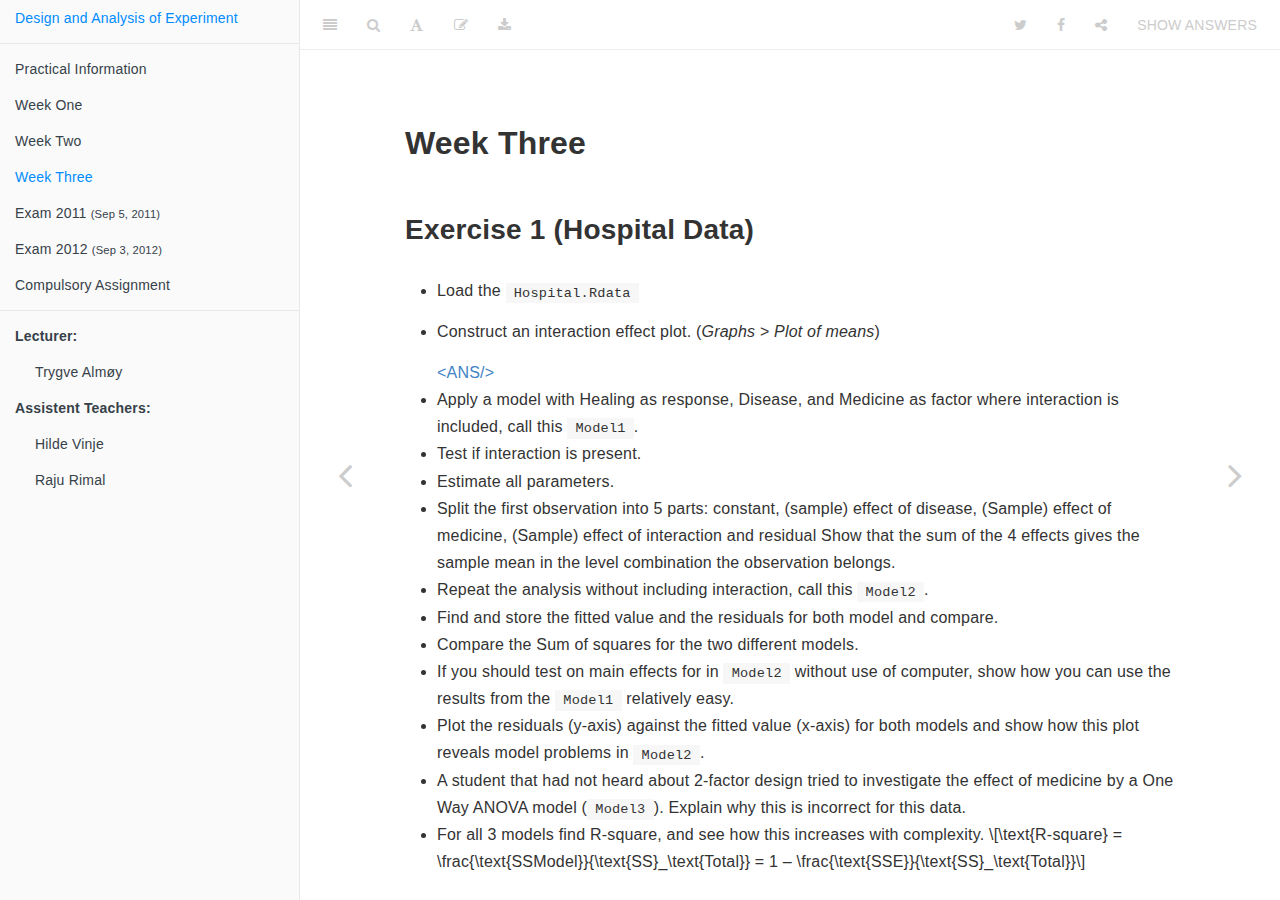
<file: docs/week-three.html>
<!DOCTYPE html>
<html >

<head>

  <meta charset="UTF-8">
  <meta http-equiv="X-UA-Compatible" content="IE=edge">
  <title>Design and Analysis of Experiment</title>
  <meta name="description" content="This contains the weekly exercises related to Design and Analysis of Experiment">
  <meta name="generator" content="bookdown 0.3.9 and GitBook 2.6.7">

  <meta property="og:title" content="Design and Analysis of Experiment" />
  <meta property="og:type" content="book" />
  
  
  <meta property="og:description" content="This contains the weekly exercises related to Design and Analysis of Experiment" />
  

  <meta name="twitter:card" content="summary" />
  <meta name="twitter:title" content="Design and Analysis of Experiment" />
  
  <meta name="twitter:description" content="This contains the weekly exercises related to Design and Analysis of Experiment" />
  

<meta name="author" content="Trygve Almøy">


<meta name="date" content="2017-01-01">

  <meta name="viewport" content="width=device-width, initial-scale=1">
  <meta name="apple-mobile-web-app-capable" content="yes">
  <meta name="apple-mobile-web-app-status-bar-style" content="black">
  
  
<link rel="prev" href="week-two.html">
<link rel="next" href="exam-2011-sep-5-2011.html">
<script src="libs/jquery-2.2.3/jquery.min.js"></script>
<link href="libs/gitbook-2.6.7/css/style.css" rel="stylesheet" />
<link href="libs/gitbook-2.6.7/css/plugin-bookdown.css" rel="stylesheet" />
<link href="libs/gitbook-2.6.7/css/plugin-highlight.css" rel="stylesheet" />
<link href="libs/gitbook-2.6.7/css/plugin-search.css" rel="stylesheet" />
<link href="libs/gitbook-2.6.7/css/plugin-fontsettings.css" rel="stylesheet" />









<style type="text/css">
div.sourceCode { overflow-x: auto; }
table.sourceCode, tr.sourceCode, td.lineNumbers, td.sourceCode {
  margin: 0; padding: 0; vertical-align: baseline; border: none; }
table.sourceCode { width: 100%; line-height: 100%; }
td.lineNumbers { text-align: right; padding-right: 4px; padding-left: 4px; color: #aaaaaa; border-right: 1px solid #aaaaaa; }
td.sourceCode { padding-left: 5px; }
code > span.kw { color: #007020; font-weight: bold; } /* Keyword */
code > span.dt { color: #902000; } /* DataType */
code > span.dv { color: #40a070; } /* DecVal */
code > span.bn { color: #40a070; } /* BaseN */
code > span.fl { color: #40a070; } /* Float */
code > span.ch { color: #4070a0; } /* Char */
code > span.st { color: #4070a0; } /* String */
code > span.co { color: #60a0b0; font-style: italic; } /* Comment */
code > span.ot { color: #007020; } /* Other */
code > span.al { color: #ff0000; font-weight: bold; } /* Alert */
code > span.fu { color: #06287e; } /* Function */
code > span.er { color: #ff0000; font-weight: bold; } /* Error */
code > span.wa { color: #60a0b0; font-weight: bold; font-style: italic; } /* Warning */
code > span.cn { color: #880000; } /* Constant */
code > span.sc { color: #4070a0; } /* SpecialChar */
code > span.vs { color: #4070a0; } /* VerbatimString */
code > span.ss { color: #bb6688; } /* SpecialString */
code > span.im { } /* Import */
code > span.va { color: #19177c; } /* Variable */
code > span.cf { color: #007020; font-weight: bold; } /* ControlFlow */
code > span.op { color: #666666; } /* Operator */
code > span.bu { } /* BuiltIn */
code > span.ex { } /* Extension */
code > span.pp { color: #bc7a00; } /* Preprocessor */
code > span.at { color: #7d9029; } /* Attribute */
code > span.do { color: #ba2121; font-style: italic; } /* Documentation */
code > span.an { color: #60a0b0; font-weight: bold; font-style: italic; } /* Annotation */
code > span.cv { color: #60a0b0; font-weight: bold; font-style: italic; } /* CommentVar */
code > span.in { color: #60a0b0; font-weight: bold; font-style: italic; } /* Information */
</style>

<link rel="stylesheet" href="style.css" type="text/css" />
</head>

<body>



  <div class="book without-animation with-summary font-size-2 font-family-1" data-basepath=".">

    <div class="book-summary">
      <nav role="navigation">

<ul class="summary">
<li><a href="./">Design and Analysis of Experiment</a></li>

<li class="divider"></li>
<li class="chapter" data-level="" data-path="index.html"><a href="index.html"><i class="fa fa-check"></i>Practical Information</a></li>
<li class="chapter" data-level="" data-path="week-one.html"><a href="week-one.html"><i class="fa fa-check"></i>Week One</a></li>
<li class="chapter" data-level="" data-path="week-two.html"><a href="week-two.html"><i class="fa fa-check"></i>Week Two</a></li>
<li class="chapter" data-level="" data-path="week-three.html"><a href="week-three.html"><i class="fa fa-check"></i>Week Three</a></li>
<li><a href="exam-2011-sep-5-2011.html#exam-2011-sep-5-2011">Exam 2011 <small>(Sep 5, 2011)</small></a></li>
<li><a href="exam-2012-sep-3-2012.html#exam-2012-sep-3-2012">Exam 2012 <small>(Sep 3, 2012)</small></a></li>
<li class="chapter" data-level="" data-path="compulsory-assignment.html"><a href="compulsory-assignment.html"><i class="fa fa-check"></i>Compulsory Assignment</a></li>
<li class="divider"></li>
<li><a name="title" href="javascript:void(0)"><b>Lecturer:</b></a><ul>
<li><a href="https://www.nmbu.no/ans/trygve.almoy" target="blank">Trygve Almøy</a></li></ul></li>
<li><a name="title" href="javascript:void(0)"><b>Assistent Teachers:</b></a><ul>
<li><a href="https://www.nmbu.no/ans/hilde.vinje" target="blank">Hilde Vinje</a></li>
<li><a href="https://www.nmbu.no/ans/raju.rimal" target="blank">Raju Rimal</a></li></ul></li>

</ul>

      </nav>
    </div>

    <div class="book-body">
      <div class="body-inner">
        <div class="book-header" role="navigation">
          <h1>
            <i class="fa fa-circle-o-notch fa-spin"></i><a href="./">Design and Analysis of Experiment</a>
          </h1>
        </div>

        <div class="page-wrapper" tabindex="-1" role="main">
          <div class="page-inner">

            <section class="normal" id="section-">
<div id="week-three" class="section level1">
<h1>Week Three</h1>
<div id="exercise-1-hospital-data" class="section level2">
<h2>Exercise 1 (Hospital Data)</h2>
<ul>
<li><p>Load the <code>Hospital.Rdata</code></p></li>
<li><p>Construct an interaction effect plot. (<em>Graphs &gt; Plot of means</em>)</p>
<div class="ans">
<p><img src="STAT210-2016_files/figure-html/unnamed-chunk-116-1.png" width="672" /></p>
</div></li>
<li>Apply a model with Healing as response, Disease, and Medicine as factor where interaction is included, call this <code>Model1</code>.</li>
<li>Test if interaction is present.</li>
<li>Estimate all parameters.</li>
<li>Split the first observation into 5 parts: constant, (sample) effect of disease, (Sample) effect of medicine, (Sample) effect of interaction and residual Show that the sum of the 4 effects gives the sample mean in the level combination the observation belongs.</li>
<li>Repeat the analysis without including interaction, call this <code>Model2</code>.</li>
<li>Find and store the fitted value and the residuals for both model and compare.</li>
<li>Compare the Sum of squares for the two different models.</li>
<li>If you should test on main effects for in <code>Model2</code> without use of computer, show how you can use the results from the <code>Model1</code> relatively easy.</li>
<li>Plot the residuals (y-axis) against the fitted value (x-axis) for both models and show how this plot reveals model problems in <code>Model2</code>.</li>
<li>A student that had not heard about 2-factor design tried to investigate the effect of medicine by a One Way ANOVA model (<code>Model3</code>). Explain why this is incorrect for this data.</li>
<li><p>For all 3 models find R-square, and see how this increases with complexity. <span class="math display">\[\text{R-square} = \frac{\text{SSModel}}{\text{SS}_\text{Total}} = 1 – \frac{\text{SSE}}{\text{SS}_\text{Total}}\]</span></p></li>
</ul>
</div>
<div id="exercise-2-mussels-data" class="section level2">
<h2>Exercise 2 (Mussels Data)</h2>
<ul>
<li>Load the mussels data.</li>
<li>Assume a model where eatable is the response size and season are the factors.</li>
<li>Assume no interaction. Store the residuals and the fitted values.</li>
<li>Plot residual against fitted values and make comments.</li>
<li>Give an interpretation of the replicate variance (<span class="math inline">\(\sigma^2\)</span>). Estimate <span class="math inline">\(\sigma^2\)</span> and construct a 95% confidence interval for the true value.</li>
<li>Assume a model including interaction. Store the residuals and the fitted values.</li>
<li>Plot residual against fitted values and make comments.</li>
<li>Give an interpretation of the replicate variance (<span class="math inline">\(\sigma^2\)</span>) and construct a 95% confidence interval for the true value.</li>
</ul>

</div>
<div id="exercise-3-1" class="section level2">
<h2>Exercise 3</h2>
<p>Load the mussels data. The data is from a commercial farming of Blue Mussels where response is eatable food after boiling in percent of total weight. The mussels are sorted after size (Large and small) and season they were harvested (summer or autumn).</p>
<p>Assume a model where eatable is the response, size and season are the factors and interaction is included. Analyze the model.</p>
<div class="ans">
<p>The model we are analysing is,</p>
<span class="math display">\[\begin{equation}
y_{ijk} = \mu + \tau_i + \beta_j + (\tau\beta)_{ij} + \epsilon_{ijk}
\label{eq:musselFullModel}
\end{equation}\]</span>
<p>Where,</p>
<table>
<colgroup>
<col width="13%" />
<col width="5%" />
<col width="80%" />
</colgroup>
<tbody>
<tr class="odd">
<td><span class="math inline">\(i\)</span></td>
<td>=</td>
<td><span class="math inline">\(1\)</span> (small), <span class="math inline">\(2\)</span> (large) corresponding to size</td>
</tr>
<tr class="even">
<td><span class="math inline">\(j\)</span></td>
<td>=</td>
<td><span class="math inline">\(1\)</span> (autumn), <span class="math inline">\(2\)</span> (summer) corresponding to season</td>
</tr>
<tr class="odd">
<td><span class="math inline">\(k\)</span></td>
<td>=</td>
<td><span class="math inline">\(1, 2, \ldots, 6\)</span> corresponding to replicates</td>
</tr>
<tr class="even">
<td><span class="math inline">\(y_{ijk}\)</span></td>
<td>=</td>
<td>eatable percentage of total weight of <span class="math inline">\(k^\text{th}\)</span> mussels of size <span class="math inline">\(i\)</span> on farmed during <span class="math inline">\(j\)</span> season</td>
</tr>
<tr class="odd">
<td><span class="math inline">\(\epsilon_{ijk}\)</span></td>
<td><span class="math inline">\(\sim\)</span></td>
<td><span class="math inline">\(\text{NID}(0, \sigma^2)\)</span>, <span class="math inline">\(\sum_{i = 1}^2\tau_i = 0\)</span> and <span class="math inline">\(\sum_{j = 1}^2 \beta_j = 0\)</span></td>
</tr>
</tbody>
</table>
<p>In addition,</p>
<p><span class="math display">\[\sum_{i = 1}^2(\tau\beta)_{ij} = \sum_{j = 1}^2(\tau\beta)_{ij} = 0\]</span></p>
<p>The ANOVA table for model in equation (<a href="#eq:musselFullModel">(<strong>??</strong>)</a>) is,</p>
<table>
<thead>
<tr class="header">
<th></th>
<th align="right">Df</th>
<th align="right">Sum Sq</th>
<th align="right">Mean Sq</th>
<th align="right">F value</th>
<th align="right">Pr(&gt;F)</th>
</tr>
</thead>
<tbody>
<tr class="odd">
<td>season</td>
<td align="right">1</td>
<td align="right">294</td>
<td align="right">294.0</td>
<td align="right">122.5</td>
<td align="right">0</td>
</tr>
<tr class="even">
<td>size</td>
<td align="right">1</td>
<td align="right">96</td>
<td align="right">96.0</td>
<td align="right">40.0</td>
<td align="right">0</td>
</tr>
<tr class="odd">
<td>season:size</td>
<td align="right">1</td>
<td align="right">294</td>
<td align="right">294.0</td>
<td align="right">122.5</td>
<td align="right">0</td>
</tr>
<tr class="even">
<td>Residuals</td>
<td align="right">20</td>
<td align="right">48</td>
<td align="right">2.4</td>
<td align="right"></td>
<td align="right"></td>
</tr>
</tbody>
</table>
<p>Here, both factors <code>season</code> and <code>size</code> along with their interactions are significant (low p-value). Thus, we can conclude the model contains interaction between <code>size</code> and <code>season</code>.</p>
</div>
<p>The farm decide to harvest in summer, and they wanted to find out if there are significant positive effect of harvesting large mussels compare to small mussels. Answer the question by a t-test. State the null hypothesis and the alternative hypothesis.</p>
<div class="ans">
<p>Here we have average percent of total weigth of eatable mussels by size and summer is,</p>
<table>
<thead>
<tr class="header">
<th align="left">season</th>
<th align="right">liten</th>
<th align="right">stor</th>
<th align="right">(all)</th>
</tr>
</thead>
<tbody>
<tr class="odd">
<td align="left">host</td>
<td align="right">24</td>
<td align="right">13</td>
<td align="right">18.5</td>
</tr>
<tr class="even">
<td align="left">sommer</td>
<td align="right">24</td>
<td align="right">27</td>
<td align="right">25.5</td>
</tr>
<tr class="odd">
<td align="left">(all)</td>
<td align="right">24</td>
<td align="right">20</td>
<td align="right">22.0</td>
</tr>
</tbody>
</table>
<p>The hypotheis to test if there is positive effect of harvesting large mussels than small mussels in summer season is,</p>
<p><span class="math display">\[
\begin{aligned}
H_0 &amp;: \mu_\text{large:summer } (\mu_{22}) = \mu_\text{small:summer }(\mu_{12}) \\
H_1 &amp;: \mu_\text{large:summer } (\mu_{22}) &gt; \mu_\text{small:summer }(\mu_{12})
\end{aligned}
\]</span></p>
<p>Note that:</p>
<p><span class="math display">\[
\begin{aligned}
\mu_{12} - \mu_{22} &amp;= \mu + \tau_2 + \beta_2 + (\tau\beta)_{22} - \mu - \tau_1 - \beta_2 - (\tau\beta)_{12} \\
&amp;= \tau_2 - \tau_1 + (\tau\beta)_{22} - (\tau\beta)_{12}
\end{aligned}
\]</span></p>
<p>Due to interaction term, the difference in mean is dependent on both of the factors. We can use the difference of their respective estimates, i.e, <span class="math inline">\(\bar{y}_{12} - \bar{y}_{22} = 27 - 24 = 3\)</span>.</p>
<p>Further,</p>
<p><span class="math display">\[
\begin{aligned}
\text{var}\left(\bar{y}_{12} - \bar{y}_{22}\right) &amp;= \frac{\sigma^2}{6} + \frac{\sigma^2}{6} = \frac{\sigma^2}{3} \\
\text{SE}\left(\bar{y}_{12} - \bar{y}_{22}\right) &amp;= \sqrt{\frac{\hat{\sigma}^2}{3}} \\
&amp;= \sqrt{\frac{\text{MSE}}{3}} = 0.894
\end{aligned}
\]</span></p>
<p>Therefore, the test-statistics,</p>
<p><span class="math display">\[t = \frac{\left(\bar{y}_{12} - \bar{y}_{22}\right)}{\text{SE}\left(\bar{y}_{12} - \bar{y}_{22}\right)} = \frac{3}{0.894} = 3.354 \sim t_{\alpha, N-a}\]</span></p>
<p>At 95% confidence level, <span class="math inline">\(t_{\alpha, N-a} = t_{0.05, 2.4} = 2.614\)</span></p>
<p>Since, <span class="math inline">\(3.354\)</span> &gt; 2.614, we reject Null hypothesis and conclude that the farm can make more profit by farming larger mussels than in smaller mussels in summer.</p>
</div>
</div>
<div id="exercise-4-2" class="section level2">
<h2>Exercise 4</h2>
<p>Load hospital data.</p>
<p>Apply a model with Healing as response, Disease, and Medicine as factors and interaction is included. Test if interaction is present.</p>
<div class="ans">
<p>The model is,</p>
<p><span class="math display">\[y_{ijk} = \mu + \tau_i + \beta_j + (\tau\beta)_{ij} + \epsilon_{ijk}\]</span></p>
<p>where,</p>
<table>
<tbody>
<tr class="odd">
<td><span class="math inline">\(i\)</span></td>
<td>=</td>
<td>1(D), 2(S) corresponding to <code>Disease</code></td>
</tr>
<tr class="even">
<td><span class="math inline">\(j\)</span></td>
<td>=</td>
<td>1(A), 2(B), 3(C) corresponding to <code>Medicine</code></td>
</tr>
<tr class="odd">
<td><span class="math inline">\(i\)</span></td>
<td>=</td>
<td>1, 2 corresponding to replication</td>
</tr>
<tr class="even">
<td><span class="math inline">\(y_{ijk}\)</span></td>
<td>=</td>
<td>Healing of <code>Disease</code> <span class="math inline">\(i\)</span> due to <code>Medicine</code> <span class="math inline">\(j\)</span></td>
</tr>
<tr class="odd">
<td><span class="math inline">\(\epsilon_{ijk}\)</span></td>
<td><span class="math inline">\(\sim\)</span></td>
<td><span class="math inline">\(\text{NID}\left(0, \sigma^2\right)\)</span></td>
</tr>
</tbody>
</table>
<p>The ANOVA table for the model is,</p>
<table>
<thead>
<tr class="header">
<th></th>
<th align="right">Df</th>
<th align="right">Sum Sq</th>
<th align="right">Mean Sq</th>
<th align="right">F value</th>
<th align="right">Pr(&gt;F)</th>
</tr>
</thead>
<tbody>
<tr class="odd">
<td>Medicine</td>
<td align="right">2</td>
<td align="right">31.5</td>
<td align="right">15.75</td>
<td align="right">3.500</td>
<td align="right">0.098</td>
</tr>
<tr class="even">
<td>Disease</td>
<td align="right">1</td>
<td align="right">3.0</td>
<td align="right">3.00</td>
<td align="right">0.667</td>
<td align="right">0.445</td>
</tr>
<tr class="odd">
<td>Medicine:Disease</td>
<td align="right">2</td>
<td align="right">138.5</td>
<td align="right">69.25</td>
<td align="right">15.389</td>
<td align="right">0.004</td>
</tr>
<tr class="even">
<td>Residuals</td>
<td align="right">6</td>
<td align="right">27.0</td>
<td align="right">4.50</td>
<td align="right"></td>
<td align="right"></td>
</tr>
</tbody>
</table>
<p>The table shows that the interaction is significant (low p-value corresponding the interaction). Thus we can conclude that the interaction is present in the model.</p>
</div>
<p>Execute Tukey tests on the pairs of medicine for patients having Depression and for patients having schizophrenia.</p>
<div class="ans">
<p>The average of factors and their combinations are as follows,</p>
<table>
<thead>
<tr class="header">
<th align="left">Disease</th>
<th align="right">Medicine:A</th>
<th align="right">Medicine:B</th>
<th align="right">Medicine:C</th>
<th align="right">Medicine:(all)</th>
</tr>
</thead>
<tbody>
<tr class="odd">
<td align="left">D</td>
<td align="right">14.00</td>
<td align="right">4.50</td>
<td align="right">16.0</td>
<td align="right">11.5</td>
</tr>
<tr class="even">
<td align="left">S</td>
<td align="right">9.50</td>
<td align="right">13.00</td>
<td align="right">9.0</td>
<td align="right">10.5</td>
</tr>
<tr class="odd">
<td align="left">(all)</td>
<td align="right">11.75</td>
<td align="right">8.75</td>
<td align="right">12.5</td>
<td align="right">11.0</td>
</tr>
</tbody>
</table>
<p>Thus, we have the difference in mean between the pairs of Medicine i.e, AB, AC and BC for patients having Depression and Schizophrenia as,</p>
<div class="row">
<div class="col-md-6">
<p><strong>Schizophrenia</strong></p>
<p><span class="math display">\[
\begin{aligned}
\hat{\mu}_{A:S} - \hat{\mu}_{B:S} &amp;= -3.5 \\
\hat{\mu}_{A:S} - \hat{\mu}_{C:S} &amp;= 0.5 \\
\hat{\mu}_{B:S} - \hat{\mu}_{C:S} &amp;= 4 \\
\end{aligned}
\]</span></p>
</div>
<div class="col-md-6">
<p><strong>Depression</strong></p>
<p><span class="math display">\[
\begin{aligned}
\hat{\mu}_{A:D} - \hat{\mu}_{B:D} &amp;= 9.5 \\
\hat{\mu}_{A:D} - \hat{\mu}_{C:D} &amp;= -2 \\
\hat{\mu}_{B:D} - \hat{\mu}_{C:D} &amp;= -11.5 \\
\end{aligned}
\]</span></p>
</div>
</div>
<p>Further, the Tukey test criteria is,</p>
<p><span class="math display">\[
\begin{aligned}
T &amp;= q_{\alpha, (a, f)}\sqrt{\frac{\text{MSE}}{n}} = q_{0.05, (3, 6)} \sqrt{\frac{4.5}{3}}
= 4.339 \times \sqrt{1.5} = 5.314
\end{aligned}
\]</span></p>
</div>
<p>Medicine A and C are new medicine. Test if those are better than B for patients suffering from Depression.</p>
</div>
<div id="exercise-5-2" class="section level2">
<h2>Exercise 5</h2>
<p>A student wanted to study how a medicament influenced feed consumption on rats. She included sex and the fact that some of the rats were sterilized in her study. In addition half of the animals were given placebo. In total 40 animals were available, and the design is balanced.</p>
<table>
<thead>
<tr class="header">
<th align="left">Sex</th>
<th align="left">Sterilized</th>
<th align="right">Medicament</th>
<th align="left">Mean</th>
<th align="right">Placebo</th>
<th align="left">Mean</th>
</tr>
</thead>
<tbody>
<tr class="odd">
<td align="left">Male</td>
<td align="left">No</td>
<td align="right">21.46, 23.92, 22.56, 16.12, 21.48</td>
<td align="left">21.108</td>
<td align="right">25.64, 28.84, 26.00, 26.02, 23.24</td>
<td align="left">25.948</td>
</tr>
<tr class="even">
<td align="left">Male</td>
<td align="left">Yes</td>
<td align="right">15.44, 23.54, 23.52, 17.96, 19.02</td>
<td align="left">19.896</td>
<td align="right">22.50, 24.48, 25.52, 24.76, 20.62</td>
<td align="left">23.576</td>
</tr>
<tr class="odd">
<td align="left">Female</td>
<td align="left">No</td>
<td align="right">18.58, 15.44, 16.12, 16.88, 17.58</td>
<td align="left">16.920</td>
<td align="right">17.82, 15.76, 12.96, 15.00, 19.54</td>
<td align="left">16.216</td>
</tr>
<tr class="even">
<td align="left">Female</td>
<td align="left">Yes</td>
<td align="right">18.20, 14.56, 15.54, 16.82, 14.56</td>
<td align="left">15.936</td>
<td align="right">19.74, 17.48, 16.46, 16.44, 15.70</td>
<td align="left">17.164</td>
</tr>
</tbody>
</table>
<p>This model was applied:</p>
<p><span class="math display">\[y_{ijkl} = \mu + \alpha_i + \beta_j + \gamma_k + (\alpha\beta)_{ij} + (\alpha\gamma)_{ik} + (\beta\gamma)_{jk} + (\alpha\beta\gamma)_{ijk} + \epsilon_{ijkl}\]</span></p>
<p>Where,</p>
<table>
<tbody>
<tr class="odd">
<td align="right"><span class="math inline">\(i\)</span></td>
<td align="center">=</td>
<td align="left">1 (Active Medicament) or 2(Placebo)</td>
</tr>
<tr class="even">
<td align="right"><span class="math inline">\(j\)</span></td>
<td align="center">=</td>
<td align="left">1 (Male) or 2 (Female)</td>
</tr>
<tr class="odd">
<td align="right"><span class="math inline">\(k\)</span></td>
<td align="center">=</td>
<td align="left">1 (Non sterilizes) or 2 (Sterilized)</td>
</tr>
<tr class="even">
<td align="right"><span class="math inline">\(l\)</span></td>
<td align="center">=</td>
<td align="left">1, 2, …, 5 corresponding to replications</td>
</tr>
</tbody>
</table>
<ol style="list-style-type: lower-alpha">
<li>Give the Common assumptions concerning <span class="math inline">\(\epsilon_{ijkl}\)</span>. Explain why these are necessary in the model.</li>
</ol>
<table>
<thead>
<tr class="header">
<th align="left"></th>
<th align="right">Df</th>
<th align="right">Sum Sq</th>
<th align="right">Mean Sq</th>
<th align="right">F value</th>
<th align="right">Pr(&gt;F)</th>
</tr>
</thead>
<tbody>
<tr class="odd">
<td align="left">Sex</td>
<td align="right">1</td>
<td align="right">368.813</td>
<td align="right">368.813</td>
<td align="right">69.703</td>
<td align="right">0.000</td>
</tr>
<tr class="even">
<td align="left">Sterilized</td>
<td align="right">1</td>
<td align="right">8.190</td>
<td align="right">8.190</td>
<td align="right">1.548</td>
<td align="right">0.222</td>
</tr>
<tr class="odd">
<td align="left">Medicament</td>
<td align="right">1</td>
<td align="right">51.121</td>
<td align="right">51.121</td>
<td align="right">9.662</td>
<td align="right">0.004</td>
</tr>
<tr class="even">
<td align="left">Sex:Sterilized</td>
<td align="right">1</td>
<td align="right">7.868</td>
<td align="right">7.868</td>
<td align="right">1.487</td>
<td align="right">0.232</td>
</tr>
<tr class="odd">
<td align="left">Sex:Medicament</td>
<td align="right">1</td>
<td align="right">39.960</td>
<td align="right">39.960</td>
<td align="right">7.552</td>
<td align="right">0.010</td>
</tr>
<tr class="even">
<td align="left">Sterilized:Medicament</td>
<td align="right">1</td>
<td align="right">0.372</td>
<td align="right">0.372</td>
<td align="right">0.070</td>
<td align="right">0.792</td>
</tr>
<tr class="odd">
<td align="left">Sex:Sterilized:Medicament</td>
<td align="right">A</td>
<td align="right">B</td>
<td align="right">C</td>
<td align="right">D</td>
<td align="right">0.296</td>
</tr>
<tr class="even">
<td align="left">Residuals</td>
<td align="right">E</td>
<td align="right">169.318</td>
<td align="right">5.291</td>
<td align="right"></td>
<td align="right"></td>
</tr>
<tr class="odd">
<td align="left">Total</td>
<td align="right">F</td>
<td align="right">651.618</td>
<td align="right"></td>
<td align="right"></td>
<td align="right"></td>
</tr>
</tbody>
</table>
<pre><code>S =  2.30026 ,   R-Sq = G%</code></pre>
<ol start="2" style="list-style-type: lower-alpha">
<li>Find the missing values <code>A</code>, <code>B</code>, <code>C</code>, <code>D</code>, <code>E</code>, <code>F</code> and <code>G</code>.</li>
</ol>
<div class="ans">
<table>
<colgroup>
<col width="4%" />
<col width="95%" />
</colgroup>
<tbody>
<tr class="odd">
<td><strong>A:</strong></td>
<td>Degree of freedom of 3 factor interaction = 1</td>
</tr>
<tr class="even">
<td><strong>B:</strong></td>
<td>Sum of square of 3 factor interaction</td>
</tr>
<tr class="odd">
<td></td>
<td><span class="math display">\[\text{SS}_\text{Total} - \text{ sum of all other degree of freedom } = 5.975\]</span></td>
</tr>
<tr class="even">
<td><strong>C:</strong></td>
<td>Mean sum of square of 3 factor interaction</td>
</tr>
<tr class="odd">
<td></td>
<td><span class="math display">\[\text{MS}_{\alpha\beta\gamma}=\frac{\text{SS}_{\alpha\beta\gamma}}{df_{\alpha\beta\gamma}} = 5.975\]</span></td>
</tr>
<tr class="even">
<td><strong>D:</strong></td>
<td>F statistic corresponding to 3 factor interaction</td>
</tr>
<tr class="odd">
<td></td>
<td><span class="math display">\[\frac{\text{MS}_{\alpha\beta\gamma}}{\text{MS}_\text{residual}} = 1.129\]</span></td>
</tr>
<tr class="even">
<td><strong>E:</strong></td>
<td>Error Degree of freedom <span class="math inline">\(=abc(n-1) = 32\)</span></td>
</tr>
<tr class="odd">
<td><strong>F:</strong></td>
<td>Total Degree of freedom <span class="math inline">\(=(N - 1) = 39\)</span></td>
</tr>
<tr class="even">
<td><strong>G:</strong></td>
<td>R-squared (variation explained by the model)</td>
</tr>
<tr class="odd">
<td></td>
<td><span class="math display">\[\text{R-sq} = 1 - \frac{\text{SS}_\text{E}}{\text{SS}_\text{Total}} = 74.02\]</span></td>
</tr>
</tbody>
</table>
</div>
<ol start="3" style="list-style-type: lower-alpha">
<li>What important conclusions can be detected?</li>
</ol>

</div>
<div id="exercise-6-1" class="section level2">
<h2>Exercise 6</h2>
<p>Mango is an excellent source for vitamin C. Assume content of vitamin C in mango are measured on 2 sites in Tanzania, A in the highland, B in the lowland. In each site 2 trees are randomly chosen and 2 fruit on each tree are also randomly chosen. Data is stored in the file called <code>Mango.Rdata</code></p>
<ul>
<li><p>Explain why this must be treated as a nested design.</p>
<div class="ans">
<p>Here, trees are choosen after the sites are selected. It is impossible to see the effect of same trees in both lowland and highland. The trees selected at lowland is different from the trees selected at highland. and the measurements are made on mangos form each of the trees (replicated twice). Thus this must be a nested design with the following hierarchical structure.</p>
<center>
<p><img src="images/NestedDesign.png" /><!-- --></p>
</center>
<p>Here, <code>Tree:T1</code> from <code>Site:A</code> is different from <code>Tree:T1</code> from <code>Site:B</code> and so on. It is not possible observe the effect of <code>Tree:T1</code> of <code>Site:A</code> in <code>Site:B</code>.</p>
</div></li>
<li><p>Explain why it is natural to regard tree as a random effect.</p>
<div class="ans">
<p>Two specific trees can not be an interest of a research, rather a population of tree can be a subject of interest in the research. This research is more interested to see if there is any variation in vitamin C content in mango found in different places in Tanzania. So, it is natural to regard tree as a random effect.</p>
</div></li>
</ul>
<p>Assume site to be a fixed effect State the model.</p>
<ul>
<li><p>Test if there is site effect, and if there is tree effect. Write down both the null hypothesis ant the alternative hypothesis.</p>
<div class="ans">
<p>A model is,</p>
<p><span class="math display">\[y_{ijk} = \mu + \tau_i + \beta_{j(i)} + \epsilon_{(ij)k}\]</span></p>
<p>where, <span class="math inline">\(i = 1, 2\)</span> for site, <span class="math inline">\(j = 1, 2\)</span> for tree nested in site <span class="math inline">\(i\)</span> and <span class="math inline">\(k = 1, 2\)</span> for two replication of mangos.</p>
<p>The hypothesis to test the effect of tree is,</p>
<p><span class="math display">\[
\begin{aligned}
H_0 &amp;: \sigma_\beta^2 = 0 \\
H_1 &amp;: \sigma_\beta^2 &gt; 0
\end{aligned}
\]</span></p>
<table>
<thead>
<tr class="header">
<th></th>
<th align="right">Mean Sq</th>
<th align="right">Sum Sq</th>
<th align="right">Df</th>
<th align="right">F value</th>
<th align="right">Pr(&gt;F)</th>
</tr>
</thead>
<tbody>
<tr class="odd">
<td>site</td>
<td align="right">8.0</td>
<td align="right">8</td>
<td align="right">1</td>
<td align="right">1.000</td>
<td align="right">0.423</td>
</tr>
<tr class="even">
<td>site:tree</td>
<td align="right">8.0</td>
<td align="right">16</td>
<td align="right">2</td>
<td align="right">1.455</td>
<td align="right">0.335</td>
</tr>
<tr class="odd">
<td>Residuals</td>
<td align="right">5.5</td>
<td align="right">22</td>
<td align="right">4</td>
<td align="right"></td>
<td align="right"></td>
</tr>
</tbody>
</table>
<p>Here, neither the site or the trees nested on site are significant. There is no evidence of tree effect in this model.</p>
</div></li>
<li><p>Estimate both variance parameters.</p>
<div class="ans">
<p>From the fitted model, we have</p>
<pre><code>            Err.term(s) Err.df VC(SS)
1 site              (2)      2  fixed
2 site:tree         (3)      4   1.25
3 Residuals           -      -   5.50
(VC = variance component)</code></pre>
<p>From the output above, the estimates of variance parameters <span class="math inline">\(\sigma_\beta^2\)</span> and <span class="math inline">\(\sigma^2\)</span> are 1.25 and 5.5 respectively.</p>
<p>In addition, we can also find variance components using mean sum of squares as,</p>
<p><span class="math display">\[
\begin{aligned}
\hat{\sigma}^2 &amp;= \text{MS}_E = 5.5 \\
\hat{\sigma}_\beta^2 &amp;= \frac{\text{MS}_\text{B(A)} - \text{MS}_E}{n} \\
&amp;= \frac{8 - 5.5}{2}
=1.25
\end{aligned}
\]</span></p>
</div></li>
<li><p>The researchers concluded that the variance in Vitamin C is larger inside the trees than between the trees. Do you agree?</p>
<div class="ans">
<p>The estimate of variance components <span class="math inline">\(\hat{\sigma}^2 = 5.5\)</span> refers to the variance within the trees and <span class="math inline">\(\hat{\sigma}_\tau^2 = 1.25\)</span> refers to the variance between the trees. Here the variance witin the tree is larger than between the tree, the conclusion of the researcher is true. However statistical testing of this difference is out of the scope of this course.</p>
</div></li>
</ul>
</div>
<div id="exercise-7" class="section level2">
<h2>Exercise 7</h2>
<p>In an experiment 4 sires were used. Each sire was tried in 3 herds (different herds for each sire). From each herd 4 cows were randomly picked out. Data are saved as <code>Nestedsires.Rdata</code></p>
<p>If we assume a nested design (herd nested in sire) draw a figure of the design. How many herds are included in the experiment? How many observations do we have?</p>
<div class="ans">
<p>The nested design in this experiment can be visualized as,</p>
<p><img src="images/NestedDesign2.png" /><!-- --></p>
<p>Here, <code>Herd</code> is nested in <code>Sire</code> so, <code>Herd1</code> in <code>Sire1</code> is different from <code>Herd1</code> in <code>Sire2</code>. Therefore, there are 12 herd included in the experiment. Since 4 cows are randomly selected from each herd, there are 48 observations in this experiment.</p>
</div>
<ul>
<li>State the model you will use for this experiment.
<div class="ans">
<p>The model in this experiment is,</p>
<p><span class="math display">\[y_{ijk} = \mu + \tau_i + \beta_{i(j)} + \epsilon_{(ij)k}\]</span></p>
<p>Where,</p>
<table>
<colgroup>
<col width="17%" />
<col width="7%" />
<col width="75%" />
</colgroup>
<tbody>
<tr class="odd">
<td><span class="math inline">\(i\)</span></td>
<td>=</td>
<td>1, 2, …, 4 corresponding to <code>sire</code></td>
</tr>
<tr class="even">
<td><span class="math inline">\(j(i)\)</span></td>
<td>=</td>
<td>1, 2, 3 corresponding to <code>herd</code> nested in <code>sire</code> <span class="math inline">\(i\)</span></td>
</tr>
<tr class="odd">
<td><span class="math inline">\(\epsilon_{(ij)k}\)</span></td>
<td><span class="math inline">\(\sim\)</span></td>
<td><span class="math inline">\(\text{NID}\left(0, \sigma^2\right)\)</span> where <span class="math inline">\(k = 1, 2, 3, 4\)</span> for each replication (<code>cow</code>)</td>
</tr>
</tbody>
</table>
</div></li>
<li><p>How do you explain the deviations (<span class="math inline">\(\epsilon\)</span>’s) in this experiment?</p>
<div class="ans">
<p>Deviations or Error (<span class="math inline">\(\epsilon_{(ij)k}\)</span>) is the difference between observed response and expected response. i.e., <span class="math inline">\(\epsilon_{(ij)k} = y_{ijk} - \text{E}\left(y_{(ij)k}\right)\)</span>. Here the expected response is the value you expect to observe in population for the given model. The residuls, on the other hand, is fitted deviations and are the difference between the observed values and the fitted values for the given sample.</p>
</div></li>
<li><p>Assume sire is a fixed factor and herd a random factor. How is the F value calculated for testing Herd effect and for testing Sire effect?</p>
<div class="ans">
<p>When Factor A is fixed and Factor B is random, we have following expression,</p>
</div></li>
</ul>
<p><strong>Now Use R-commander:</strong></p>
<ul>
<li>Test for sire and for herd effect.</li>
<li>Estimate the variance components.</li>
<li>Explain to the farmers what these estimates are saying.</li>
</ul>
<p>The farmers are sometimes asked to follow courses in the purpose of producing more milk. If the variance component for herd was extremely large, compare to the variance component for the error, would this support the opinion that we need better courses for the farmers obtaining the poorest results?</p>
<p>Repeat, but assume sire to be a random effect. Estimate all 3 variance components. Which variance seems to be most important? How do you estimate the variance in milk production among the population of cattle’s?</p>
</div>
<div id="exercise-8-cheese-production" class="section level2">
<h2>Exercise 8 (Cheese Production)</h2>
<p><em>Data for <strong>Model 1</strong> is called <code>cheese1.Rdata</code> and for <strong>Model 2</strong> is called <code>cheese2.Rdata</code></em></p>
<p>Bacterial fermentation is an important part of cheese making and ripening, and specific starter cultures (bacteria) are used. However, some other bacteria may also be added in the milk, they are not starters, but can have huge influence on the final quality of the cheese.</p>
<p>We want to study the effect of two types of non-starters, we call them R50 and R21.</p>
<p>Both factors (bacteria type) have 2 levels, absent (level 1) or present (level 2). The response is the total content of free amino acid which we want as high as possible. Each combination was replicated 3 times.</p>
<p>The first model we use is:</p>
<p><span class="math display">\[\textbf{Model 1: } y_{ijk} = \mu + \tau_i + \beta_j + (\tau\beta)_{ij} + \epsilon_{ijk}\]</span></p>
<p><span class="math inline">\(\tau_i\)</span> is the effect of R50 on level <span class="math inline">\(i\)</span>, <span class="math inline">\(\beta_j\)</span> is the effect of R21 of level <span class="math inline">\(j\)</span>, <span class="math inline">\((\tau\beta)_{ij}\)</span> is the effect of interaction between R50 and R21 on combination <span class="math inline">\(ij\)</span>. Where, <span class="math inline">\(i = 1, 2\;\; j = 1,2 \;\; k = 1,2,3\)</span></p>
<p>The <span class="math inline">\(\epsilon_{ijk}\)</span>’s are independent and normally distributed with expectation 0 and variance <span class="math inline">\(\sigma^2\)</span>. Also assume,</p>
<p><span class="math display">\[
\sum_{i=1}^2\tau_i = \sum_{j = 1}^2\beta_j=\sum_{i=1}^2(\tau\beta)_{ij} = \sum_{j=1}^2(\tau\beta)_{ij} = 0
\]</span></p>
<ol style="list-style-type: lower-alpha">
<li><p>Use this experiment to discuss the difference between fixed and random factors.</p>
<p>Use this experiment to explain what we mean by interaction.</p>
<p>Use this experiment to explain what we mean by a balanced design.</p>
<p>How would you interpret <span class="math inline">\(\sigma^2\)</span>?</p></li>
<li><p>Draw an interaction plot, (see Table <a href="week-three.html#tab:tbl1">1</a>).</p>
<div class="ans">
<p><img src="STAT210-2016_files/figure-html/unnamed-chunk-140-1.png" width="672" /></p>
</div>
<p>In Table <a href="week-three.html#tab:tbl2">2</a> are parts of an ANOVA table, finish the table and test if interaction is present.</p>
<div class="ans">
<p>The complete ANOVA table is,</p>
<table>
<thead>
<tr class="header">
<th></th>
<th align="right">Sum Sq</th>
<th align="right">Df</th>
<th align="right">F value</th>
</tr>
</thead>
<tbody>
<tr class="odd">
<td>R50</td>
<td align="right">0.610</td>
<td align="right">1</td>
<td align="right">10.043</td>
</tr>
<tr class="even">
<td>R21</td>
<td align="right">0.189</td>
<td align="right">1</td>
<td align="right">3.102</td>
</tr>
<tr class="odd">
<td>R50:R21</td>
<td align="right">0.000</td>
<td align="right">1</td>
<td align="right">0.003</td>
</tr>
<tr class="even">
<td>Residuals</td>
<td align="right">0.486</td>
<td align="right">8</td>
<td align="right"></td>
</tr>
</tbody>
</table>
</div>
<p>Why is it natural to exclude interaction from <strong>Model 1</strong>?</p>
<div class="ans">
<p>Sum of square corresponding interaction term <code>R50:R21</code> is almost zero so is the F-value. This consequently suggest that the interaction term is not significant and thus it is natural to exclude interaction from <strong>Model 1</strong>.</p>
</div>
<p>Name the model without interaction <strong>Model 1b</strong>. Construct the ANOVA table for <strong>Model 1b</strong>.</p>
<div class="ans">
<p>The model with out interaction term is,</p>
<p><span class="math display">\[ \textbf{Model 1b: }y_{ij} = \mu + \tau_i + \beta_j + \epsilon_{ij}\]</span></p>
<p>ANOVA table for this model is,</p>
<table>
<thead>
<tr class="header">
<th></th>
<th align="right">Df</th>
<th align="right">Sum Sq</th>
<th align="right">Mean Sq</th>
<th align="right">F value</th>
<th align="right">Pr(&gt;F)</th>
</tr>
</thead>
<tbody>
<tr class="odd">
<td>R50</td>
<td align="right">1</td>
<td align="right">0.610</td>
<td align="right">0.610</td>
<td align="right">11.294</td>
<td align="right">0.008</td>
</tr>
<tr class="even">
<td>R21</td>
<td align="right">1</td>
<td align="right">0.189</td>
<td align="right">0.189</td>
<td align="right">3.489</td>
<td align="right">0.095</td>
</tr>
<tr class="odd">
<td>Residuals</td>
<td align="right">9</td>
<td align="right">0.486</td>
<td align="right">0.054</td>
<td align="right"></td>
<td align="right"></td>
</tr>
</tbody>
</table>
<p>Here, sum of square of Residuals has not increased than in <strong>Model 1</strong>, i.e. the additional noise in the model due to removal of interaction term is very small (almost zero).</p>
</div>
<table>
<caption><span id="tab:tbl1">Table 1: </span>Sample means for each combination.</caption>
<thead>
<tr class="header">
<th></th>
<th align="right">0</th>
<th align="right">1</th>
</tr>
</thead>
<tbody>
<tr class="odd">
<td>0</td>
<td align="right">1.71</td>
<td align="right">2.15</td>
</tr>
<tr class="even">
<td>1</td>
<td align="right">1.95</td>
<td align="right">2.41</td>
</tr>
</tbody>
</table>
<table>
<caption><span id="tab:tbl2">Table 2: </span>Parts of ANOVA table Model 1</caption>
<thead>
<tr class="header">
<th></th>
<th align="right">Sum Sq</th>
<th align="left">Df</th>
<th align="left">F value</th>
</tr>
</thead>
<tbody>
<tr class="odd">
<td>R50</td>
<td align="right">0.610</td>
<td align="left"></td>
<td align="left"></td>
</tr>
<tr class="even">
<td>R21</td>
<td align="right">0.189</td>
<td align="left"></td>
<td align="left"></td>
</tr>
<tr class="odd">
<td>R50:R21</td>
<td align="right">0.000</td>
<td align="left"></td>
<td align="left"></td>
</tr>
<tr class="even">
<td>Residuals</td>
<td align="right">0.486</td>
<td align="left"></td>
<td align="left"></td>
</tr>
</tbody>
</table>
<p>Later a student realized that amino acid varied <em>within</em> each cheese, so she divided each cheese into 3 parts and regarded each part as replicate. The student had 4 different bacteria cultures in her experiment. The following <em>nested</em> model was applied:</p>
<p><span class="math display">\[\textbf{Model 2: } y_{ijk} = \mu + \tau_i + \beta_{j(i)} + \epsilon_{ijk}\]</span></p>
<p>Where, <span class="math inline">\(i = 1, 2, 3, 4 \; \; j = 1,2,3 \; \; k = 1,2,3\)</span></p>
<p><span class="math inline">\(\tau_i\)</span> is effect of bacteria group <span class="math inline">\(i\)</span>, <span class="math inline">\(\beta_{j(i)}\)</span> is effect of cheese <span class="math inline">\(j\)</span> nested in group <span class="math inline">\(i\)</span>.</p>
<p>The <span class="math inline">\(\beta_{j(i)}\)</span>’s are independent and normally distributed with expectation 0 and variance <span class="math inline">\(\sigma_\beta^2\)</span>.</p>
<p>The <span class="math inline">\(\epsilon_{ijk}\)</span>’s are independent and normally distributed with expectation 0 and variance <span class="math inline">\(\sigma^2\)</span>.</p>
<p>The <span class="math inline">\(\beta_{j(i)}\)</span>’s and <span class="math inline">\(\epsilon_{ijk}\)</span>’s are independent.</p>
<p>In addition,</p>
<p><span class="math display">\[\sum_{i = 1}^4\tau_i = 0\]</span></p></li>
<li><p>Use this experiment to explain the difference between designs with nested and crossed factors.</p>
<p>Why is it logical to assume cheese as a random factor?</p>
<p>How would you explain <span class="math inline">\(\sigma_\beta^2\)</span> and <span class="math inline">\(\sigma^2\)</span> to the scientist?</p>
<table>
<caption><span id="tab:tbl3">Table 3: </span>Some results from <strong>Model 2</strong></caption>
<thead>
<tr class="header">
<th></th>
<th align="right">Mean Sq</th>
<th align="right">Sum Sq</th>
<th align="right">Df</th>
<th align="left">F value</th>
<th align="left">Pr(&gt;F)</th>
</tr>
</thead>
<tbody>
<tr class="odd">
<td>Bacteria</td>
<td align="right">0.086</td>
<td align="right">0.259</td>
<td align="right">3</td>
<td align="left"></td>
<td align="left"></td>
</tr>
<tr class="even">
<td>Bacteria:Cheese</td>
<td align="right">0.068</td>
<td align="right">0.541</td>
<td align="right">8</td>
<td align="left"></td>
<td align="left"></td>
</tr>
<tr class="odd">
<td>Residuals</td>
<td align="right">0.010</td>
<td align="right">0.242</td>
<td align="right">24</td>
<td align="left"></td>
<td align="left"></td>
</tr>
</tbody>
</table>
<pre><code>                Expected mean squares
Bacteria         (3) + 3 (2) + 9 Q[1]
Bacteria:Cheese  (3) + 3 (2)         
Residuals        (3)                 </code></pre></li>
<li><p>Estimate both variance components in <strong>Model 2</strong> (Table <a href="week-three.html#tab:tbl3">3</a>). Test if there are effects of cheese and of bacteria group.</p></li>
<li><p>The student was told that it is better to use the average of the 3 parts of the cheese as replicate.</p>
<p>Reformulate Model 5 for this situation.</p>
<p>What is the response now?</p>
<p>Test if there is effect of bacteria group.</p></li>
</ol>

</div>
</div>
<script>
ans_btn_html = '<a class = "btn-ans"><span class="label label-success no-print">&lt;ANS/&gt;</span></a>';
  showAns_btn = '<a class="showAns-btn btn pull-right js-toolbar-action">Show Answers</a>';
  hideAns_btn = '<a class="hideAns-btn btn pull-right js-toolbar-action" style="display:none;">Hide Answers</a>';
  
  // Adding Extra Menus in Navigation
  
  // Adding button on before each answer:::
  $(".ans").before(ans_btn_html);
  $('.btn-ans').each(function(){
    $(this).next('.ans').andSelf().wrapAll('<div class="wrap-ans"/>');
  });
  $('.btn-ans').click(function(){
    $(this).siblings('.ans').toggle(400);
  });
  
if ($(".ans").length > 0){
    $('.book-header').prepend(showAns_btn, hideAns_btn);
    $('.showAns-btn').show();
    $('.showAns-btn').click(function(){
      $('.btn-ans').hide(400);
      $('.ans').show(400);
      $('.hideAns-btn').show();
      $(this).hide();
      $('.hideAns-btn').click(function(){
        $('.btn-ans').show(400);
        $('.ans').hide(400);
        $('.showAns-btn').show();
        $(this).hide();
      });
    });
  }

var chap = "week-two"
if(window.location.href.indexOf(chap) != -1){
  var now = new Date();
  var release = new Date("August 21, 2016");
  if(now < release){
    $(".ans, .btn-ans, .showAns-btn, .hideAns-btn").hide()
  }
}

$('.ans p:has(img)').css('text-align', 'center');
</script>

<script>
  (function(i,s,o,g,r,a,m){i['GoogleAnalyticsObject']=r;i[r]=i[r]||function(){
  (i[r].q=i[r].q||[]).push(arguments)},i[r].l=1*new Date();a=s.createElement(o),
  m=s.getElementsByTagName(o)[0];a.async=1;a.src=g;m.parentNode.insertBefore(a,m)
  })(window,document,'script','https://www.google-analytics.com/analytics.js','ga');

  ga('create', 'UA-82812028-1', 'auto');
  ga('send', 'pageview');

</script>
            </section>

          </div>
        </div>
      </div>
<a href="week-two.html" class="navigation navigation-prev " aria-label="Previous page"><i class="fa fa-angle-left"></i></a>
<a href="exam-2011-sep-5-2011.html" class="navigation navigation-next " aria-label="Next page"><i class="fa fa-angle-right"></i></a>
    </div>
  </div>
<script src="libs/gitbook-2.6.7/js/app.min.js"></script>
<script src="libs/gitbook-2.6.7/js/lunr.js"></script>
<script src="libs/gitbook-2.6.7/js/plugin-search.js"></script>
<script src="libs/gitbook-2.6.7/js/plugin-sharing.js"></script>
<script src="libs/gitbook-2.6.7/js/plugin-fontsettings.js"></script>
<script src="libs/gitbook-2.6.7/js/plugin-bookdown.js"></script>
<script src="libs/gitbook-2.6.7/js/jquery.highlight.js"></script>
<script>
require(["gitbook"], function(gitbook) {
gitbook.start({
"sharing": {
"github": false,
"facebook": true,
"twitter": true,
"google": false,
"weibo": false,
"instapper": false,
"vk": false,
"all": ["facebook", "google", "twitter", "weibo", "instapaper"]
},
"fontsettings": {
"theme": "white",
"family": "sans",
"size": 2
},
"edit": {
"link": "https://github.com/mathatistics/stat210-2016/edit/master/week3/03-W3E01.Rmd",
"text": "Edit"
},
"download": ["STAT210-2016.epub", "STAT210-2016.pdf"],
"toc": {
"collapse": "subsection"
}
});
});
</script>

<!-- dynamically load mathjax for compatibility with self-contained -->
<script>
  (function () {
    var script = document.createElement("script");
    script.type = "text/javascript";
    script.src  = "https://cdn.mathjax.org/mathjax/latest/MathJax.js?config=TeX-AMS-MML_HTMLorMML";
    if (location.protocol !== "file:" && /^https?:/.test(script.src))
      script.src  = script.src.replace(/^https?:/, '');
    document.getElementsByTagName("head")[0].appendChild(script);
  })();
</script>
</body>

</html>
</file>
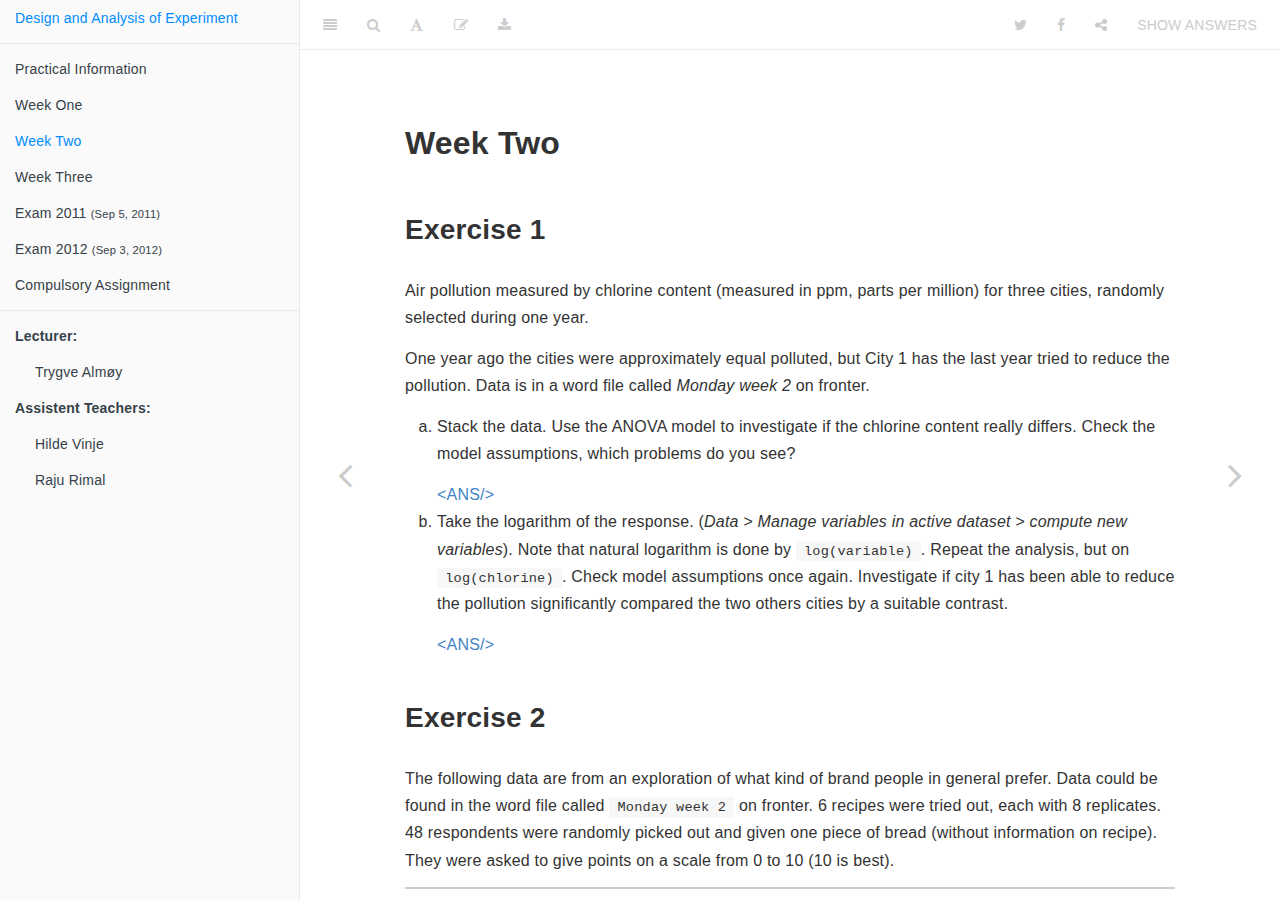
<file: docs/week-two.html>
<!DOCTYPE html>
<html >

<head>

  <meta charset="UTF-8">
  <meta http-equiv="X-UA-Compatible" content="IE=edge">
  <title>Design and Analysis of Experiment</title>
  <meta name="description" content="This contains the weekly exercises related to Design and Analysis of Experiment">
  <meta name="generator" content="bookdown 0.3.9 and GitBook 2.6.7">

  <meta property="og:title" content="Design and Analysis of Experiment" />
  <meta property="og:type" content="book" />
  
  
  <meta property="og:description" content="This contains the weekly exercises related to Design and Analysis of Experiment" />
  

  <meta name="twitter:card" content="summary" />
  <meta name="twitter:title" content="Design and Analysis of Experiment" />
  
  <meta name="twitter:description" content="This contains the weekly exercises related to Design and Analysis of Experiment" />
  

<meta name="author" content="Trygve Almøy">


<meta name="date" content="2017-01-01">

  <meta name="viewport" content="width=device-width, initial-scale=1">
  <meta name="apple-mobile-web-app-capable" content="yes">
  <meta name="apple-mobile-web-app-status-bar-style" content="black">
  
  
<link rel="prev" href="week-one.html">
<link rel="next" href="week-three.html">
<script src="libs/jquery-2.2.3/jquery.min.js"></script>
<link href="libs/gitbook-2.6.7/css/style.css" rel="stylesheet" />
<link href="libs/gitbook-2.6.7/css/plugin-bookdown.css" rel="stylesheet" />
<link href="libs/gitbook-2.6.7/css/plugin-highlight.css" rel="stylesheet" />
<link href="libs/gitbook-2.6.7/css/plugin-search.css" rel="stylesheet" />
<link href="libs/gitbook-2.6.7/css/plugin-fontsettings.css" rel="stylesheet" />









<style type="text/css">
div.sourceCode { overflow-x: auto; }
table.sourceCode, tr.sourceCode, td.lineNumbers, td.sourceCode {
  margin: 0; padding: 0; vertical-align: baseline; border: none; }
table.sourceCode { width: 100%; line-height: 100%; }
td.lineNumbers { text-align: right; padding-right: 4px; padding-left: 4px; color: #aaaaaa; border-right: 1px solid #aaaaaa; }
td.sourceCode { padding-left: 5px; }
code > span.kw { color: #007020; font-weight: bold; } /* Keyword */
code > span.dt { color: #902000; } /* DataType */
code > span.dv { color: #40a070; } /* DecVal */
code > span.bn { color: #40a070; } /* BaseN */
code > span.fl { color: #40a070; } /* Float */
code > span.ch { color: #4070a0; } /* Char */
code > span.st { color: #4070a0; } /* String */
code > span.co { color: #60a0b0; font-style: italic; } /* Comment */
code > span.ot { color: #007020; } /* Other */
code > span.al { color: #ff0000; font-weight: bold; } /* Alert */
code > span.fu { color: #06287e; } /* Function */
code > span.er { color: #ff0000; font-weight: bold; } /* Error */
code > span.wa { color: #60a0b0; font-weight: bold; font-style: italic; } /* Warning */
code > span.cn { color: #880000; } /* Constant */
code > span.sc { color: #4070a0; } /* SpecialChar */
code > span.vs { color: #4070a0; } /* VerbatimString */
code > span.ss { color: #bb6688; } /* SpecialString */
code > span.im { } /* Import */
code > span.va { color: #19177c; } /* Variable */
code > span.cf { color: #007020; font-weight: bold; } /* ControlFlow */
code > span.op { color: #666666; } /* Operator */
code > span.bu { } /* BuiltIn */
code > span.ex { } /* Extension */
code > span.pp { color: #bc7a00; } /* Preprocessor */
code > span.at { color: #7d9029; } /* Attribute */
code > span.do { color: #ba2121; font-style: italic; } /* Documentation */
code > span.an { color: #60a0b0; font-weight: bold; font-style: italic; } /* Annotation */
code > span.cv { color: #60a0b0; font-weight: bold; font-style: italic; } /* CommentVar */
code > span.in { color: #60a0b0; font-weight: bold; font-style: italic; } /* Information */
</style>

<link rel="stylesheet" href="style.css" type="text/css" />
</head>

<body>



  <div class="book without-animation with-summary font-size-2 font-family-1" data-basepath=".">

    <div class="book-summary">
      <nav role="navigation">

<ul class="summary">
<li><a href="./">Design and Analysis of Experiment</a></li>

<li class="divider"></li>
<li class="chapter" data-level="" data-path="index.html"><a href="index.html"><i class="fa fa-check"></i>Practical Information</a></li>
<li class="chapter" data-level="" data-path="week-one.html"><a href="week-one.html"><i class="fa fa-check"></i>Week One</a></li>
<li class="chapter" data-level="" data-path="week-two.html"><a href="week-two.html"><i class="fa fa-check"></i>Week Two</a></li>
<li class="chapter" data-level="" data-path="week-three.html"><a href="week-three.html"><i class="fa fa-check"></i>Week Three</a></li>
<li><a href="exam-2011-sep-5-2011.html#exam-2011-sep-5-2011">Exam 2011 <small>(Sep 5, 2011)</small></a></li>
<li><a href="exam-2012-sep-3-2012.html#exam-2012-sep-3-2012">Exam 2012 <small>(Sep 3, 2012)</small></a></li>
<li class="chapter" data-level="" data-path="compulsory-assignment.html"><a href="compulsory-assignment.html"><i class="fa fa-check"></i>Compulsory Assignment</a></li>
<li class="divider"></li>
<li><a name="title" href="javascript:void(0)"><b>Lecturer:</b></a><ul>
<li><a href="https://www.nmbu.no/ans/trygve.almoy" target="blank">Trygve Almøy</a></li></ul></li>
<li><a name="title" href="javascript:void(0)"><b>Assistent Teachers:</b></a><ul>
<li><a href="https://www.nmbu.no/ans/hilde.vinje" target="blank">Hilde Vinje</a></li>
<li><a href="https://www.nmbu.no/ans/raju.rimal" target="blank">Raju Rimal</a></li></ul></li>

</ul>

      </nav>
    </div>

    <div class="book-body">
      <div class="body-inner">
        <div class="book-header" role="navigation">
          <h1>
            <i class="fa fa-circle-o-notch fa-spin"></i><a href="./">Design and Analysis of Experiment</a>
          </h1>
        </div>

        <div class="page-wrapper" tabindex="-1" role="main">
          <div class="page-inner">

            <section class="normal" id="section-">
<div id="week-two" class="section level1">
<h1>Week Two</h1>
<div id="exercise-1-1" class="section level2">
<h2>Exercise 1</h2>
<p>Air pollution measured by chlorine content (measured in ppm, parts per million) for three cities, randomly selected during one year.</p>
<p>One year ago the cities were approximately equal polluted, but City 1 has the last year tried to reduce the pollution. Data is in a word file called <em>Monday week 2</em> on fronter.</p>
<ol style="list-style-type: lower-alpha">
<li><p>Stack the data. Use the ANOVA model to investigate if the chlorine content really differs. Check the model assumptions, which problems do you see?</p>
<div class="ans">
<p>One of the way you can import data from word file into R is using <em>clipboard</em>. Just copy the data and import the data in clipboard into R (Rcommander: <em>Data &gt; Import Data &gt; from text file …</em>)</p>
<p>Let <span class="math inline">\(y_{ij}\)</span> be the chlorine content (polution measurement) for city <span class="math inline">\(i\)</span>. The ANOVA model to investigate if the chlorine content really differs is,</p>
<span class="math display" id="eq:W2E1Model">\[\begin{equation}
  y_{ij} = \mu + \tau_i + \epsilon_{ij}, \text{ where, } \epsilon_{ij} \sim \text{NID}\left(0, \sigma^2\right)
  \tag{1}
\end{equation}\]</span>
<p>Since, city is randomly selected, we also have assumption that the treatment effect follows normal distribution with mean 0 and variance <span class="math inline">\(\sigma_\tau^2\)</span>, i.e. <span class="math inline">\(\tau_i\sim\text{NID}\left(0, \sigma_\tau^2\right)\)</span></p>
<p>The ANOVA table for the Model (<a href="week-two.html#eq:W2E1Model">(1)</a>) is,</p>
<table>
<thead>
<tr class="header">
<th></th>
<th align="right">Df</th>
<th align="right">Sum Sq</th>
<th align="right">Mean Sq</th>
<th align="right">F value</th>
<th align="right">Pr(&gt;F)</th>
</tr>
</thead>
<tbody>
<tr class="odd">
<td>City</td>
<td align="right">2</td>
<td align="right">74.581</td>
<td align="right">37.291</td>
<td align="right">3.016</td>
<td align="right">0.061</td>
</tr>
<tr class="even">
<td>Residuals</td>
<td align="right">39</td>
<td align="right">482.230</td>
<td align="right">12.365</td>
<td align="right"></td>
<td align="right"></td>
</tr>
</tbody>
</table>
<p>The p-value in ANVOA table is larger than 0.05, so can not reject following Hypothesis at 95% confidence level and stay on the fact that the polution level of different cities are same. However, at 90% confidence level the cities appears to be significantly different.</p>
<p><span class="math display">\[
\begin{aligned}
H_0 &amp;: \sigma_\tau ^ 2 = 0 \\
H_1 &amp;: \sigma_\tau ^ 2 &gt; 0
\end{aligned}
\]</span></p>
<p>Following diagnostic plot (Rcommander: <em>Model&gt;Graph&gt;Basic Diagnostic Plot</em>) gives a picture of assumption wheather they hold true in this situation.</p>
<p><img src="STAT210-2016_files/figure-html/unnamed-chunk-77-1.png" width="672" /></p>
<p><strong>Try to interpreate the plot youself</strong></p>
</div></li>
<li><p>Take the logarithm of the response. (<em>Data &gt; Manage variables in active dataset &gt; compute new variables</em>). Note that natural logarithm is done by <code>log(variable)</code>. Repeat the analysis, but on <code>log(chlorine)</code>. Check model assumptions once again. Investigate if city 1 has been able to reduce the pollution significantly compared the two others cities by a suitable contrast.</p>
<div class="ans">
<table>
<thead>
<tr class="header">
<th></th>
<th align="right">Df</th>
<th align="right">Sum Sq</th>
<th align="right">Mean Sq</th>
<th align="right">F value</th>
<th align="right">Pr(&gt;F)</th>
</tr>
</thead>
<tbody>
<tr class="odd">
<td>City</td>
<td align="right">2</td>
<td align="right">10.5435</td>
<td align="right">5.2718</td>
<td align="right">6.1158</td>
<td align="right">0.0049</td>
</tr>
<tr class="even">
<td>Residuals</td>
<td align="right">39</td>
<td align="right">33.6177</td>
<td align="right">0.8620</td>
<td align="right"></td>
<td align="right"></td>
</tr>
</tbody>
</table>
<p>The diagnostic plot can be obtained as in previous question,</p>
<p><img src="STAT210-2016_files/figure-html/unnamed-chunk-79-1.png" width="672" /></p>
<p><strong>Interpreate the plot youself and find its differences from the previous diagnostic plot</strong></p>
<p>To investigate if <code>city 1</code> has been able to reduce the pollution significantly compared the two others cities, a contrast with cofficient <code>c(1, -0.5, -0.5)</code>. Since,</p>
<p><span class="math display">\[\text{Contrast } (\Gamma) = \mu_1 - \frac{1}{2}\left(\mu_2 + \mu_3\right) = \tau_1 - \frac{1}{2}\left(\tau_2 + \tau_3\right)\]</span></p>
<p>The hypothesis for this test is,</p>
<p><span class="math display">\[
\begin{aligned}
H_0 &amp;: \Gamma = 0\\
H_1 &amp;: \Gamma &lt; 0
\end{aligned}
\]</span></p>
<p>In R-commander, we can test this hypothesis from <em>Models &gt; Test Contrasts in ANOVA</em>. The result for the test is,</p>
<table>
<thead>
<tr class="header">
<th></th>
<th align="right">Estimate</th>
<th align="right">Std. Error</th>
<th align="right">t value</th>
<th align="right">Pr(&gt;|t|)</th>
</tr>
</thead>
<tbody>
<tr class="odd">
<td>City c=( 1 -0.5 -0.5 )</td>
<td align="right">-1.057827</td>
<td align="right">0.3039017</td>
<td align="right">-3.480822</td>
<td align="right">0.0012468</td>
</tr>
</tbody>
</table>
<p>Since this is one sided hypothesis, the p-value for this test will be <em>half</em> the p-value we obtain in above table (<a href="http://www.ats.ucla.edu/stat/mult_pkg/faq/general/tail_tests.htm"><em>See More</em></a>). i.e.</p>
<p><span class="math display">\[\frac{0.0012}{2} = 0.0006\]</span></p>
<p>Since the p-value is very small, we reject the null hypothesis and claim that <code>City1</code> has significantly low chlorine level as compared to the other two cities.</p>
</div></li>
</ol>

</div>
<div id="exercise-2-1" class="section level2">
<h2>Exercise 2</h2>
<p>The following data are from an exploration of what kind of brand people in general prefer. Data could be found in the word file called <code>Monday week 2</code> on fronter. 6 recipes were tried out, each with 8 replicates. 48 respondents were randomly picked out and given one piece of bread (without information on recipe). They were asked to give points on a scale from 0 to 10 (10 is best).</p>
<table>
<thead>
<tr class="header">
<th align="right">R1</th>
<th align="right">R2</th>
<th align="right">R3</th>
<th align="right">R4</th>
<th align="right">R5</th>
<th align="right">R6</th>
</tr>
</thead>
<tbody>
<tr class="odd">
<td align="right">4</td>
<td align="right">7</td>
<td align="right">6</td>
<td align="right">4</td>
<td align="right">3</td>
<td align="right">7</td>
</tr>
<tr class="even">
<td align="right">4</td>
<td align="right">6</td>
<td align="right">6</td>
<td align="right">3</td>
<td align="right">5</td>
<td align="right">8</td>
</tr>
<tr class="odd">
<td align="right">6</td>
<td align="right">5</td>
<td align="right">8</td>
<td align="right">5</td>
<td align="right">5</td>
<td align="right">6</td>
</tr>
<tr class="even">
<td align="right">5</td>
<td align="right">3</td>
<td align="right">10</td>
<td align="right">4</td>
<td align="right">6</td>
<td align="right">4</td>
</tr>
<tr class="odd">
<td align="right">10</td>
<td align="right">5</td>
<td align="right">7</td>
<td align="right">6</td>
<td align="right">6</td>
<td align="right">10</td>
</tr>
<tr class="even">
<td align="right">8</td>
<td align="right">6</td>
<td align="right">10</td>
<td align="right">7</td>
<td align="right">9</td>
<td align="right">6</td>
</tr>
<tr class="odd">
<td align="right">9</td>
<td align="right">9</td>
<td align="right">8</td>
<td align="right">3</td>
<td align="right">2</td>
<td align="right">4</td>
</tr>
<tr class="even">
<td align="right">7</td>
<td align="right">4</td>
<td align="right">8</td>
<td align="right">3</td>
<td align="right">2</td>
<td align="right">6</td>
</tr>
</tbody>
</table>
<p>R1, R2 and R3 are bread baked on coarse-grained flour (Norwegian grovmel), the others on fine.</p>
<p>R1, R3 and R5 is Swedish recipes, the others are Norwegian.</p>
<ul>
<li><p>State a model for this investigation.</p>
<div class="ans">
<p>Let <span class="math inline">\(y_{ij}\)</span> be the point for <span class="math inline">\(i^\text{th}\)</span> recipe and <span class="math inline">\(j^\text{th}\)</span> replication. The model is,</p>
<span class="math display">\[\begin{equation}
  y_{ij} = \mu + \tau_i + \epsilon_{ij}, \text{ where, } \epsilon_{ij} \sim \text{NID}\left(0, \sigma^2\right)
  \label{eq:W2E2Model}
\end{equation}\]</span>
<p>In the model (<a href="#eq:W2E2Model">(<strong>??</strong>)</a>), we have parameters,</p>
<p><span class="math inline">\(\mu\)</span> : Overall average point obtained by all recipes</p>
<p><span class="math inline">\(\tau_i\)</span> : Effect of recipe <span class="math inline">\(i^\text{th}\)</span> (point obtained by recipe <span class="math inline">\(i\)</span> more(less) than the overall average)</p>
<p>Here, we also assume that the overall effect of all recipes equals to zero.,</p>
<p><span class="math display">\[\sum_{i = 1}^5\tau_i = 0\]</span></p>
</div></li>
<li><p>Test if there is an effect of recipes.</p>
<div class="ans">
<p>To fit the model from the given data, first we need to stack it. The hypothesis for testing if there is an effect of recipes is,</p>
<p><span class="math display">\[
\begin{aligned}
H_0 &amp;: \tau_i = 0 \text{ for all }i \\
H_1 &amp;: \tau_i \ne 0 \text{ for any }i
\end{aligned}
\]</span></p>
<p>The ANOVA table for model (<a href="#eq:W2E2Model">(<strong>??</strong>)</a>) in the previous answer is,</p>
<table>
<thead>
<tr class="header">
<th></th>
<th align="right">Df</th>
<th align="right">Sum Sq</th>
<th align="right">Mean Sq</th>
<th align="right">F value</th>
<th align="right">Pr(&gt;F)</th>
</tr>
</thead>
<tbody>
<tr class="odd">
<td>Recipe</td>
<td align="right">5</td>
<td align="right">66.938</td>
<td align="right">13.388</td>
<td align="right">3.517</td>
<td align="right">0.01</td>
</tr>
<tr class="even">
<td>Residuals</td>
<td align="right">42</td>
<td align="right">159.875</td>
<td align="right">3.807</td>
<td align="right"></td>
<td align="right"></td>
</tr>
</tbody>
</table>
<p>From the ANOVA table, the low p-value (<span class="math inline">\(0.01\)</span>) shows that <code>Recipes</code> have significantly different preferences.</p>
</div></li>
</ul>
<p>Answer the following questions by suitable contrasts.</p>
<ul>
<li><p>Is there positive effect of coarse-grained flour?</p>
<div class="ans">
<p>Here, R1, R2 and R3 are bread baked on coarse-grained flour, so the contrast can be written with coefficients <code>c(1/3, 1/3, 1/3, -1/3, -1/3, -1/3)</code> as,</p>
<p><span class="math display">\[
\begin{aligned}
\Gamma &amp;= \frac{1}{3}\left(\tau_1 + \tau_2 + \tau_3\right) - \frac{1}{3}\left(\tau_1 + \tau_2 + \tau_3\right)
\end{aligned}
\]</span></p>
<p>The hypothesis to test if this contrast is positive is,</p>
<p><span class="math display">\[
\begin{aligned}
H_0 &amp;: \Gamma = 0 \\
H_1 &amp;: \Gamma &gt; 0
\end{aligned}
\]</span></p>
<p>From the test output below, we reject <span class="math inline">\(H_0\)</span> (very small p-value, <em>compare with half of p-value</em>) and conclude that there is positive effect of coarse-grained flour.</p>
<table>
<thead>
<tr class="header">
<th></th>
<th align="right">Estimate</th>
<th align="right">Std. Error</th>
<th align="right">t value</th>
<th align="right">Pr(&gt;|t|)</th>
</tr>
</thead>
<tbody>
<tr class="odd">
<td>Recipe c=(1/3 1/3 1/3 -1/3 -1/3 -1/3)</td>
<td align="right">1.5417</td>
<td align="right">0.5632</td>
<td align="right">2.7373</td>
<td align="right">0.009</td>
</tr>
</tbody>
</table>
</div></li>
<li><p>Is there positive effect of coarse-grained flour, if we decide to use Norwegian recipes?</p>
<div class="ans">
<p>Here only Norwegian recipes (R2, R4, R6) are considered among which only R2 is made from coarse-grained flour. Since we are testing R2 against average of R4 and R6, the coefficient for contrast in this situation is <code>c(0, 1, 0, -0.5, 0, -0.5)</code>. So,</p>
<p><span class="math display">\[\text{Contrast: }\Gamma = \tau_2 - \frac{1}{2}\left(\tau_4 + \tau_6\right)\]</span></p>
<p>The hypothesis for this test is,</p>
<p><span class="math display">\[
\begin{aligned}
H_0 &amp;: \Gamma = 0 \\
H_1 &amp;: \Gamma &gt; 0
\end{aligned}
\]</span></p>
<p>From the test output below, we can not reject <span class="math inline">\(H_0\)</span> (high p-value) and conclude that there is not a positve effect of coarse-grained flour in Norwegian recipes. Here we compare p-value with <em>half</em> of its value since this is one-tailed test. Even in this situation, p-value is high enough not to reject <span class="math inline">\(H_0\)</span>.</p>
<table>
<thead>
<tr class="header">
<th></th>
<th align="right">Estimate</th>
<th align="right">Std. Error</th>
<th align="right">t value</th>
<th align="right">Pr(&gt;|t|)</th>
</tr>
</thead>
<tbody>
<tr class="odd">
<td>Recipe c=( 0 1 0 -0.5 0 -0.5 )</td>
<td align="right">0.25</td>
<td align="right">0.8448</td>
<td align="right">0.2959</td>
<td align="right">0.7687</td>
</tr>
</tbody>
</table>
</div></li>
<li><p>Is there different effect of Norwegian and Swedish recipes if we decide to use coarse-grained flour?</p>
<div class="ans">
<p>Among the course grained flour, R1 and R3 are Swedish recipes while R2 is Norwegian. Here,</p>
<p><strong>Contrast Coefficients</strong>: <code>c(-0.5, 1, -0.5, 0, 0, 0)</code></p>
<p><strong>Contrast:</strong></p>
<p><span class="math display">\[\text{Contrast: }\Gamma = \tau_2 - \frac{1}{2}\left(\tau_1 + \tau_3\right)\]</span></p>
<p><strong>Hypothesis:</strong></p>
<p><span class="math display">\[
\begin{aligned}
H_0 &amp;: \Gamma = 0 \\
H_1 &amp;: \Gamma \ne 0
\end{aligned}
\]</span></p>
<p><strong>Test Result:</strong></p>
<table>
<thead>
<tr class="header">
<th></th>
<th align="right">Estimate</th>
<th align="right">Std. Error</th>
<th align="right">t value</th>
<th align="right">Pr(&gt;|t|)</th>
</tr>
</thead>
<tbody>
<tr class="odd">
<td>Recipe c=( -0.5 1 -0.5 0 0 0 )</td>
<td align="right">-1.625</td>
<td align="right">0.8448</td>
<td align="right">-1.9235</td>
<td align="right">0.0612</td>
</tr>
</tbody>
</table>
<p><strong>Decision:</strong></p>
<p>Could not reject <span class="math inline">\(H_0\)</span> at 5% level of significance so there is no eveidence of Norwegian and Swedish recipes being different. However, at 10% percent, we conclude that there is significance difference between Norwegian and Swedish recipes.</p>
</div></li>
</ul>

</div>
<div id="exercise-3" class="section level2">
<h2>Exercise 3</h2>
<ol style="list-style-type: lower-alpha">
<li>See <a href="./week-one.html#exercise-11">Exercise 11 Week 1</a>. Load the sire data once more.</li>
</ol>
<ul>
<li><p>Explain what we mean by a residual.</p>
<div class="ans">
<p>The part of response that your model could not expalin are residuals. Residuals are also termed as error terms or noise. You can obtain residuals as,</p>
<p><span class="math display">\[\text{Error: }(\epsilon_{ij}) = y_{ij} - \hat{y}_{ij}\]</span></p>
<p>For example in a one-way ANOVA model <span class="math inline">\(y_{ij} = \mu + \tau_i + \epsilon_{ij},\; \epsilon \sim \text{NID}(0, \sigma^2)\)</span>, the estimated error terms are,</p>
<p><span class="math display">\[\text{Error: }(\epsilon_{ij}) = y_{ij} - \hat{y}_{ij} = y_{ij} - (\hat{\mu} + \hat{\tau_i})\]</span></p>
</div></li>
<li><p>Calculate the residuals for all observations.</p>
<div class="ans">
<p>In R-commander: <em>Model &gt; Add Observation to …</em> and choose Residuals.</p>
</div></li>
<li><p>What does it mean if a residual is positive or negative?</p>
<div class="ans">
<p>Since <span class="math inline">\(\epsilon_{ij} = y_{ij} - \hat{y}_{ij}\)</span>, when the true values are larger than the fitted values, residuals are positive. Similary, when the true values are smaller than the fitted values, residuals are negative. Large residual, either it is positive or negative indicates that the observation corresponding that residual is far away from the fitted model.</p>
</div></li>
<li><p>Find the standardized residual. Do any residual have large absolute value?</p>
<div class="ans">
<p>In R-commander: <em>Model &gt; Add Observation to …</em> and choose standardized residuals. Following observation has largest absolute residual and standardized residuals.</p>
<table>
<thead>
<tr class="header">
<th align="right">milk</th>
<th align="left">sire</th>
<th align="right">residual</th>
<th align="right">std.residual</th>
</tr>
</thead>
<tbody>
<tr class="odd">
<td align="right">7562</td>
<td align="left">1</td>
<td align="right">872.75</td>
<td align="right">2.794619</td>
</tr>
</tbody>
</table>
</div></li>
<li><p>Find the animal with the largest and the smallest residual.</p>
<div class="ans">
<p>Sire 1 has both largest and smallest residuals. This also shows that there is large variation in the milk production from <code>sire1</code>.</p>
<table>
<thead>
<tr class="header">
<th align="right">milk</th>
<th align="left">sire</th>
<th align="right">residual</th>
<th align="right">std.residual</th>
</tr>
</thead>
<tbody>
<tr class="odd">
<td align="right">6038</td>
<td align="left">1</td>
<td align="right">-651.25</td>
<td align="right">-2.085358</td>
</tr>
<tr class="even">
<td align="right">7562</td>
<td align="left">1</td>
<td align="right">872.75</td>
<td align="right">2.794619</td>
</tr>
</tbody>
</table>
</div></li>
<li><p>Plot the residuals against the fitted values, make comments</p>
<div class="ans">
<p><img src="STAT210-2016_files/figure-html/unnamed-chunk-90-1.png" width="672" /></p>
<p>The plot shows that the residual terms have constant variance expcept for some larger fitted values. Observations 30, 39 and 40 have largest absolute residuals. These observations have distorted the assumption of constant variation of residual and could lead to poor predictions.</p>
</div></li>
</ul>
<ol start="2" style="list-style-type: lower-alpha">
<li>Assume now that sire is a random effect (<em>discussed on lecture Tuesday</em>).</li>
</ol>
<p>If we are interested in the sire effect in general, explain why it is natural to assume sire as a random factor.</p>
<ul>
<li><p>Write down the model. Interpretate the 3 parameter in the model.</p>
<div class="ans">
<p>The model with sire as random effect is,</p>
<span class="math display">\[\begin{equation}
y_{ij} = \mu + \tau_i + \epsilon_{ij}, \text{ where, }
    \epsilon_{ij} \sim \text{NID}(0, \sigma^2) \text{ and }
    \tau_i \sim \text{NID}(0, \sigma_\tau^2)
\label{eq:W2E03bModel}
\end{equation}\]</span>
<p>The three unknown parameters are,</p>
<p><span class="math inline">\(\mu\)</span> : Overall average annual milk production from all sires</p>
<p><span class="math inline">\(\sigma_\tau^2\)</span> : Variability in annual milk production between different sires</p>
<p><span class="math inline">\(\sigma^2\)</span> : Variability in annual milk production within same sires</p>
</div></li>
<li><p>Is there effect of sire? State the null hypothesis and the alternative. Estimate the variance components, and give an interpretation of these estimates. Estimate the correlation between cows with same father.</p>
<div class="ans">
<p>Hypothesis for testing effect of sire is,</p>
<p><span class="math display">\[
\begin{aligned}
H_0 &amp;: \sigma_\tau^2 = 0 \\
H_1 &amp;: \sigma_\tau^2 &gt; 0
\end{aligned}
\]</span></p>
<p>The ANOVA table for model (<a href="#eq:W2E03bModel">(<strong>??</strong>)</a>) is,</p>
<table>
<thead>
<tr class="header">
<th></th>
<th align="right">Mean Sq</th>
<th align="right">Sum Sq</th>
<th align="right">Df</th>
<th align="right">F value</th>
<th align="right">Pr(&gt;F)</th>
</tr>
</thead>
<tbody>
<tr class="odd">
<td>sire</td>
<td align="right">312752.3</td>
<td align="right">1251009</td>
<td align="right">4</td>
<td align="right">2.806</td>
<td align="right">0.04</td>
</tr>
<tr class="even">
<td>Residuals</td>
<td align="right">111461.9</td>
<td align="right">3901166</td>
<td align="right">35</td>
<td align="right"></td>
<td align="right"></td>
</tr>
</tbody>
</table>
<p>Here, we have Mean Sum of Squares,</p>
<p><span class="math display">\[
\begin{aligned}
\text{MS}_\text{treatment} &amp;= 312752.34 \\  
\text{MS}_\text{Error} &amp;= 111461.88
\end{aligned}
\]</span></p>
<p>The variance components <span class="math inline">\(\sigma^2\)</span> and <span class="math inline">\(\sigma_\tau^2\)</span> referes to the variation within a factor and variation between factors respectively. The total variation present in <span class="math inline">\(y_{ij}\)</span> is the sum of these two variances. The estimates of these variance components can be obtained as,</p>
<p><span class="math display">\[
\begin{aligned}
\hat{\sigma}^2 &amp;= 111462 \\
\hat{\sigma}_\tau^2 &amp;= \frac{\text{MS}_\text{treatment} - \text{MS}_\text{E}}{n} \\
&amp;= \frac{201290.46}{8} = 25161.31
\end{aligned}
\]</span></p>
</div></li>
<li><p>How would you estimate the variance and the standard deviation for annual milk production in the whole population?</p>
<div class="ans">
<p>Since the total variation present in <span class="math inline">\(y_{ij}\)</span> is the sum of two variance components we have,</p>
<p><span class="math display">\[
\begin{aligned}
\text{Total Variation} &amp;= \sigma_\tau^2 + \sigma^2 \\
&amp; = 25161.31+111461.88 = 136623.19
\end{aligned}
\]</span></p>
<p>Thus, the standard deviation for annual milk production in whole population is estimated as <span class="math inline">\(\sqrt{136623.186} = 369.626\)</span></p>
</div></li>
<li><p>How would you estimate the expected annual milk production in the whole population? What is the standard error of this estimate? Construct a 95% CI for these expectation?</p></li>
</ul>
<div id="exam-questions-for-exercise" class="section level3">
<h3>Exam Questions for exercise</h3>
<ol style="list-style-type: lower-alpha">
<li>Exam STAT 210 Sep 2012, Exercise 1. Problems and solutions available on fronter.</li>
<li>Exam STAT 210 Sep 2013, Exercise 3. Problems and solutions available on fronter (Tuesday).</li>
</ol>

</div>
</div>
<div id="exercise-4-1" class="section level2">
<h2>Exercise 4</h2>
<p>Assume the following result from a completely randomized block design (called experiment1) Where</p>
<div class="column-3">
<table>
<thead>
<tr class="header">
<th></th>
<th></th>
<th>Block</th>
<th></th>
</tr>
</thead>
<tbody>
<tr class="odd">
<td><strong>Treatment</strong></td>
<td></td>
<td><strong>1</strong></td>
<td><strong>2</strong></td>
</tr>
<tr class="even">
<td></td>
<td><strong>1</strong></td>
<td>1</td>
<td>2</td>
</tr>
<tr class="odd">
<td></td>
<td><strong>2</strong></td>
<td>3</td>
<td>5</td>
</tr>
</tbody>
</table>
</div>
<ul>
<li>State the model.</li>
</ul>
<p>Use pocket calculator (if necessary).</p>
<ul>
<li>State the model for the block experiment.</li>
<li>Find SSTotal, SSTReatment, SSBlock and SSError.</li>
<li>Estimate all the parameters in the model.</li>
<li>Find the standard error of the estimates.</li>
<li>Find the residuals.</li>
<li>Find the fitted values.</li>
<li>Split the fitted values into a general part, a part by treatment and a part by block.</li>
<li>Make an ANOVA table and, test if there is treatment effect.</li>
</ul>
<p><em>You can check your results with R-commander</em></p>
<p>If you instead obtained the following result (Experiment 2)</p>
<div class="column-3">
<table>
<thead>
<tr class="header">
<th></th>
<th></th>
<th>Block</th>
<th></th>
</tr>
</thead>
<tbody>
<tr class="odd">
<td><strong>Treatment</strong></td>
<td></td>
<td><strong>1</strong></td>
<td><strong>2</strong></td>
</tr>
<tr class="even">
<td></td>
<td><strong>1</strong></td>
<td>1</td>
<td>2</td>
</tr>
<tr class="odd">
<td></td>
<td><strong>2</strong></td>
<td>4</td>
<td>6</td>
</tr>
</tbody>
</table>
</div>
<p>Answer the following without any calculations.</p>
<p>Experiment 2 gave:</p>
<ul>
<li>larger SSTR than Experiment 1?</li>
<li>larger SSB than Experiment 1?</li>
<li>larger SSE than Experiment 1?</li>
<li>larger SST than Experiment 1?</li>
<li>larger F or a larger p-value when testing for treatment effect than Experiment 1.</li>
</ul>
<p>Analyze experiment 1 (incorrectly) by a one factor model.</p>
<ul>
<li>Why is SSE larger compared to the block design?</li>
<li>Is the unexplained variance (<span class="math inline">\(\sigma^2\)</span>) larger or small compared to the block design?</li>
</ul>
<div id="from-textbook" class="section level3">
<h3>From textbook</h3>
<div id="exercise-4.2" class="section level4">
<h4>Exercise 4.2</h4>
<p>The ANOVA from a randomized complete block experiment output is shown below.</p>
<table>
<thead>
<tr class="header">
<th align="left">Source</th>
<th align="left">DF</th>
<th align="left">SS</th>
<th align="left">MS</th>
<th align="left">F</th>
<th align="left">P</th>
</tr>
</thead>
<tbody>
<tr class="odd">
<td align="left">Treatment</td>
<td align="left">4</td>
<td align="left">1020.56</td>
<td align="left">?</td>
<td align="left">30.14</td>
<td align="left">?</td>
</tr>
<tr class="even">
<td align="left">Block</td>
<td align="left">?</td>
<td align="left">?</td>
<td align="left">64.765</td>
<td align="left">?</td>
<td align="left">?</td>
</tr>
<tr class="odd">
<td align="left">Error</td>
<td align="left">20</td>
<td align="left">169.33</td>
<td align="left">?</td>
<td align="left"></td>
<td align="left"></td>
</tr>
<tr class="even">
<td align="left">Total</td>
<td align="left">29</td>
<td align="left">1513.71</td>
<td align="left"></td>
<td align="left"></td>
<td align="left"></td>
</tr>
</tbody>
</table>
<ol style="list-style-type: lower-alpha">
<li><p>Fill in the blanks. You may give bounds on the P-value.</p>
<div class="ans">
<table>
<thead>
<tr class="header">
<th align="left">Source</th>
<th align="right">DF</th>
<th align="right">SS</th>
<th align="right">MS</th>
<th align="right">F</th>
<th align="left">P</th>
</tr>
</thead>
<tbody>
<tr class="odd">
<td align="left">Treatment</td>
<td align="right">4</td>
<td align="right">1020.56</td>
<td align="right">255.1400</td>
<td align="right">30.14000</td>
<td align="left">&lt; 0.0001</td>
</tr>
<tr class="even">
<td align="left">Block</td>
<td align="right">5</td>
<td align="right">323.82</td>
<td align="right">64.7650</td>
<td align="right">7.64956</td>
<td align="left">0.00037</td>
</tr>
<tr class="odd">
<td align="left">Error</td>
<td align="right">20</td>
<td align="right">169.33</td>
<td align="right">8.4665</td>
<td align="right"></td>
<td align="left"></td>
</tr>
<tr class="even">
<td align="left">Total</td>
<td align="right">29</td>
<td align="right">1513.71</td>
<td align="right"></td>
<td align="right"></td>
<td align="left"></td>
</tr>
</tbody>
</table>
<p>We can find p-value using computer or some advanced calculator but try to find a range of p-value from the F-table.</p>
</div></li>
<li><p>How many blocks were used in this experiment?</p>
<div class="ans">
<p>One block factor with 5 levels is used in this experiment.</p>
</div></li>
<li><p>What conclusions can you draw?</p></li>
</ol>
</div>
</div>
<div id="problems-and-solutions-for-previous-exams-are-found-on-fronter." class="section level3">
<h3>Problems and solutions for previous exams are found on fronter.</h3>
<ul>
<li>Exam Stat 210 Sep 5, 2011.</li>
<li>Exam Stat 210 Sep, 2012 Exercise 2.</li>
<li>Exam Stat 210 Sep, 2013 Exercises 1 and 2.</li>
<li>Exam Stat 210 Sep, 2014 Exercise 2.</li>
</ul>
<p><strong>Comment:</strong> Datasets (named <code>Exam*.RData</code>) are available for the exam problems for those who would like to reproduce output and check answers using R.</p>

</div>
</div>
<div id="exercise-5-1" class="section level2">
<h2>Exercise 5</h2>
<p><small><em>will be discussed on lecture Thursday, but try yourself</em></small></p>
<p>Load the R data <code>blockwheat</code>. This is a block experiment where the response is <code>protein</code> in wheat. We have 3 sorts (Bastian, Berserk and Bjarne), each sort is tried once on 4 different fields (lock).</p>
<ul>
<li><p>Why is this regarded as a block experiment?</p>
<div class="ans">
<p>Here, our primary interest is sorts irrespective of where it is tried (or grown). However, <code>field</code> factor can affect (increase noise) the analysis if it is not included in the model which consequently prevent us from discovering the effect of sort. Thus, a block experiment where <code>field</code> factor is also included in the model not as a primary subject of interest but rather to block unnecessary noises that it can create if it is not included in the model. Block experiment reduces noise so that we can investigate the factor effect that is of our interest.</p>
</div></li>
<li><p>How many observations are there in total?</p>
<div class="ans">
<p>There are 4 fields and 3 sorts where a protein value is measured for each of the combination. The total number of observation is 12.</p>
</div></li>
<li><p>Do we have replicates?</p>
<div class="ans">
<p>Only one measurement is made for each combination of field and sort, so there are not any replications. But if we remove field factor and consider one-way ANOVA model, we will have 4 replication of sort.</p>
</div></li>
<li><p>State the model.</p>
<div class="ans">
<p>The block experiment model we have is,</p>
<span class="math display">\[\begin{equation}
y_{ij} + \mu + \tau_i + \beta_j + \epsilon_{ij}
\label{eq:W2E05Model}
\end{equation}\]</span>
<p>Here the model follows the assumptions,</p>
<p><span class="math display">\[
\begin{aligned}
\epsilon_{ij} &amp;\sim \text{NID}\left(0, \sigma^2\right) \\
\sum_{i = 1}^3{\tau_i} &amp;= 0 \\
\sum_{j = 1}^4{\beta_j} &amp;= 0
\end{aligned}
\]</span></p>
</div></li>
<li><p>Make an ANOVA table.</p>
<div class="ans">
<p>ANOVA table for model (<a href="#eq:W2E05Model">(<strong>??</strong>)</a>) is,</p>
<table>
<thead>
<tr class="header">
<th></th>
<th align="right">Df</th>
<th align="right">Sum Sq</th>
<th align="right">Mean Sq</th>
<th align="right">F value</th>
<th align="right">Pr(&gt;F)</th>
</tr>
</thead>
<tbody>
<tr class="odd">
<td>Sort</td>
<td align="right">2</td>
<td align="right">1.487</td>
<td align="right">0.743</td>
<td align="right">3.867</td>
<td align="right">0.083</td>
</tr>
<tr class="even">
<td>Field</td>
<td align="right">3</td>
<td align="right">10.907</td>
<td align="right">3.636</td>
<td align="right">18.913</td>
<td align="right">0.002</td>
</tr>
<tr class="odd">
<td>Residuals</td>
<td align="right">6</td>
<td align="right">1.153</td>
<td align="right">0.192</td>
<td align="right"></td>
<td align="right"></td>
</tr>
</tbody>
</table>
</div></li>
<li><p>Does it seem smart to include field in the experiment (give reason for your answer?</p>
<div class="ans">
<p>It is a better idea to include <code>field</code> in this experiment. Since <code>field</code> factor has significant effect and if it is removed, the variation present in protein measurement that it describes will appear as a noise. Consequently, the probability of finding the effect of Sort which could be significant will decreases.</p>
</div></li>
<li><p>Estimate the parameters in the model.</p>
<div class="ans">
<p>The coefficient estimates are,</p>
<table>
<thead>
<tr class="header">
<th align="right">(Intercept) <span class="math inline">\(\hat{\mu}\)</span></th>
<th align="right">Sort(Bastian) <span class="math inline">\(\hat{\tau}_1\)</span></th>
<th align="right">Sort(Berserk) <span class="math inline">\(\hat{\tau}_2\)</span></th>
<th align="right">Field(F1) <span class="math inline">\(\hat{\beta}_1\)</span></th>
<th align="right">Field(F2) <span class="math inline">\(\hat{\beta}_2\)</span></th>
<th align="right">Field(F3) <span class="math inline">\(\hat{\beta}_3\)</span></th>
</tr>
</thead>
<tbody>
<tr class="odd">
<td align="right">12.833</td>
<td align="right">0.467</td>
<td align="right">-0.383</td>
<td align="right">-0.067</td>
<td align="right">-1.2</td>
<td align="right">-0.2</td>
</tr>
</tbody>
</table>
<p>From the sum-to-zero assumptions, we can get <span class="math inline">\(\hat{\tau}_3 = -(\hat{\tau}_1 + \tau_2) = -0.083\)</span> and <span class="math inline">\(\beta_4 = -(\beta_1 + \beta_2 + \beta_3) = 1.467\)</span></p>
<p>Similarly, the estimate for error variance is given by <span class="math inline">\(\text{MS}_E\)</span> which is 0.192</p>
</div></li>
<li>Can you prove sort effect?</li>
<li>Find the fitted values and the residuals for all observations.</li>
<li><p>Check the model assumptions.</p>
<div class="ans">
<p>We can check model assumption from <em>basic diagnostic plots</em> for the fitted model.</p>
<p><img src="STAT210-2016_files/figure-html/unnamed-chunk-99-1.png" width="672" /></p>
<p>Plot shows that the residual terms are scattered randomly and constant over different fitted values. This means the assumption of constant residual variance holds true. Further, in the normal q-q plot, points are aligned with the q-q line which fairly suggest that error terms are normally distributed.</p>
</div></li>
<li><p>Explain the residual to a person without knowledge in statistics.</p></li>
</ul>
<p>Use the model to show that the expected differences between two sorts are independent on the block. (In block experiments it is unusual to include interaction.)</p>
<p>Does the plot below (<em>Graphs &gt; Plot of means</em>) support the statement above?</p>
<p><img src="STAT210-2016_files/figure-html/unnamed-chunk-100-1.png" width="672" /></p>
<div class="ans">
<p>The model for a block experiment is,</p>
<p><span class="math display">\[y_{ij} = \mu + \tau_i + \beta_j + \epsilon_{ij}\]</span></p>
<p>Here, the following assumption for a fixed effect models holds.</p>
<p><span class="math display">\[
\begin{aligned}
\epsilon_{ij} &amp;= \text{NID}\left(0, \sigma^2\right) \\
\sum_{i = 1}^a\tau_i &amp;= 0 \text{ and } \sum_{j = 1}^b \beta_j = 0
\end{aligned}
\]</span></p>
<p>Since, <span class="math inline">\(\text{E}(y_{ij}) = \mu + \tau_i + \beta_j\)</span>, the expected difference between two sorts can be written as,</p>
<p><span class="math display">\[
\begin{aligned}
\text{E}\left(y_{ij} - y_{kj}\right) &amp;= \mu + \tau_i + \beta_j - \mu - \tau_k + \beta_j \\
&amp;= \tau_i - \tau_k
\end{aligned}
\]</span></p>
<p>which is independent of block. In other words, the expected difference between sorts is same irrespective of which block they belong. In the following plot sorts <code>Bastian</code> and <code>Berserk</code> holds this statement, however it is not very true for sort <code>Bjarne</code>.</p>
</div>
<p>Assume incorrectly a One Way Analysis of Variance model (sort as factor).</p>
<ul>
<li>Why is this incorrect?</li>
<li>Compare the SSError, the degrees of freedom and the estimate of the variance for this model and the model including blocks.</li>
</ul>
<p>If you had only the output from the block model, could you find the SSError from the One Way Analysis of Variance model.</p>

</div>
<div id="exercise-6" class="section level2">
<h2>Exercise 6</h2>
<p>Load <code>sortsoil.Rdata</code>. The dataset discussed on friday’s lecture,</p>
<ul>
<li><p>Calculate the mean in each cell (by hand)</p>
<div class="ans">
<p>The average in each cell along with column mean, row mean and overall mean is,</p>
<table>
<thead>
<tr class="header">
<th align="left">Sort</th>
<th align="right">Clay</th>
<th align="right">Sand</th>
<th align="right">(all)</th>
</tr>
</thead>
<tbody>
<tr class="odd">
<td align="left">A1</td>
<td align="right">515.0</td>
<td align="right">685.0</td>
<td align="right">600</td>
</tr>
<tr class="even">
<td align="left">A2</td>
<td align="right">560.0</td>
<td align="right">400.0</td>
<td align="right">480</td>
</tr>
<tr class="odd">
<td align="left">(all)</td>
<td align="right">537.5</td>
<td align="right">542.5</td>
<td align="right">540</td>
</tr>
</tbody>
</table>
<p><strong>Calculate it by and hand, answer above are just for checking</strong></p>
</div></li>
<li><p>Regard the 4 means, do those support that interaction is present?</p>
<div class="ans">
<p>Averages in previous answer suggests interaction is present. Here, if you choose sort <code>A2</code> instead of sort <code>A1</code>, there is an increase in <code>Yield</code> for soil type <code>clay</code> while <code>Yield</code> decreases for soil type <code>Sand</code>. Similary, if you planned to cultivate a sort in <code>sand</code> rather than <code>clay</code>, the change in average <code>Yield</code> is different for Sort <code>A1</code> and <code>A2</code>.</p>
</div></li>
<li><p>Have we constructed a sand-sort and a clay-sort?</p>
<div class="ans">
<p>The averages can also be visualized by the mean plot below:</p>
<p><img src="STAT210-2016_files/figure-html/unnamed-chunk-104-1.png" width="672" /></p>
</div></li>
</ul>
<p>Apply a model with main effect and interaction effect, call this <strong>Model 1</strong>.</p>
<div class="ans">
<p>The model can be written as,</p>
<p><span class="math display">\[y_{ij} = \mu + \tau_i + \beta_j + (\tau\beta)_{ij} + \epsilon_{ij}, \text{ where, } \epsilon_{ij} \sim \text{NID}(0, \sigma^2)\]</span></p>
<p>Since this is two-factor fixed effect model, the assumption of sum-to-zero effect are,</p>
<p><span class="math display">\[
\begin{aligned}
\sum_{i = 1}^a\tau_i = 0 &amp;&amp; \sum_{j = 1}^a\beta_j = 0 &amp;&amp; \sum_{i = 1}^a(\tau\beta)_{ij} = \sum_{j = 1}^b(\tau\beta)_{ij} = 0
\end{aligned}
\]</span></p>
</div>
<ul>
<li><p>Test if interaction is present.</p>
<div class="ans">
<p>A test hypothesis for testing interaction effect is,</p>
<p><span class="math display">\[
\begin{aligned}
H_0 &amp;: (\tau\beta)_{ij} = 0, \text{for all }i \text{ and } j \\
H_1 &amp;: \text{at least one }(\tau\beta)_{ij} \ne 0
\end{aligned}
\]</span></p>
<p>The ANOVA table for <strong>Model 1</strong> is,</p>
<table>
<thead>
<tr class="header">
<th></th>
<th align="right">Df</th>
<th align="right">Sum Sq</th>
<th align="right">Mean Sq</th>
<th align="right">F value</th>
<th align="right">Pr(&gt;F)</th>
</tr>
</thead>
<tbody>
<tr class="odd">
<td>Sort</td>
<td align="right">1</td>
<td align="right">28800</td>
<td align="right">28800</td>
<td align="right">11.405941</td>
<td align="right">0.0278557</td>
</tr>
<tr class="even">
<td>Soil</td>
<td align="right">1</td>
<td align="right">50</td>
<td align="right">50</td>
<td align="right">0.019802</td>
<td align="right">0.8948935</td>
</tr>
<tr class="odd">
<td>Sort:Soil</td>
<td align="right">1</td>
<td align="right">54450</td>
<td align="right">54450</td>
<td align="right">21.564356</td>
<td align="right">0.0097068</td>
</tr>
<tr class="even">
<td>Residuals</td>
<td align="right">4</td>
<td align="right">10100</td>
<td align="right">2525</td>
<td align="right"></td>
<td align="right"></td>
</tr>
</tbody>
</table>
<p>Low p-value corresponding to <code>Sort:Soil</code> rejects the null hypothesis, thus interaction is significant and is present in the model.</p>
</div></li>
<li><p>Estimate all expectation parameters in the model.</p>
<div class="ans">
<p>The coefficient estimates for <strong>Model 1</strong> are,</p>
<table>
<thead>
<tr class="header">
<th align="right">(Intercept) <span class="math inline">\((\hat{\mu})\)</span></th>
<th align="right">Sort(A1) <span class="math inline">\((\hat{\tau}_1)\)</span></th>
<th align="right">Soil(Clay) <span class="math inline">\((\hat{\beta}_1)\)</span></th>
<th align="right">Sort(A1):Soil(Clay) <span class="math inline">\(((\hat{\tau}\hat{\beta})_{11})\)</span></th>
</tr>
</thead>
<tbody>
<tr class="odd">
<td align="right">540</td>
<td align="right">60</td>
<td align="right">-2.5</td>
<td align="right">-82.5</td>
</tr>
</tbody>
</table>
<p>However, the output does not contain estimates for <span class="math inline">\(\tau_2\)</span>, <span class="math inline">\(\beta_2\)</span>, <span class="math inline">\((\tau\beta)_{12}\)</span>, <span class="math inline">\((\tau\beta)_{21}\)</span>, <span class="math inline">\((\tau\beta)_{22}\)</span>. These estimates can be obtained using sum-to-zero assumption for fixed effect model. These estimates are,</p>
<p><span class="math display">\[
\begin{aligned}
\hat{\tau}_2 &amp;= -\hat{\tau}_1 = -60 \\
\hat{\beta}_2 &amp;= -\hat{\beta}_1 = 2.5 \\
\left(\hat{\tau}\hat{\beta}\right)_{12} &amp;= -\left(\hat{\tau}\hat{\beta}\right)_{11} = 82.5 \\
\left(\hat{\tau}\hat{\beta}\right)_{21} &amp;= -\left(\hat{\tau}\hat{\beta}\right)_{12} = \left(\hat{\tau}\hat{\beta}\right)_{11} = -82.5 \\
\left(\hat{\tau}\hat{\beta}\right)_{22} &amp;= -\left(\hat{\tau}\hat{\beta}\right)_{21} = -\left(\hat{\tau}\hat{\beta}\right)_{11} = 82.5 \\
\end{aligned}
\]</span></p>
</div></li>
<li><p>Estimate and give an interpretation of <span class="math inline">\(\sigma^2\)</span></p>
<div class="ans">
<p>The estimate of <span class="math inline">\(\sigma^2\)</span> is MSE, i.e.</p>
<p><span class="math display">\[\hat{\sigma}^2 = \text{MS}_\text{E} = 2525\]</span></p>
<p><strong>Interpretation:</strong> MSE is the estimate of variance of error terms <span class="math inline">\(\epsilon_{ij}\)</span>. It is the expected variation present in response (<code>Yield</code>) for any given <code>sort</code> and <code>soil</code>.</p>
</div></li>
<li><p>Find the fitted values and the residuals.</p>
<div class="ans">
<p><em>Fitted values</em> are obtained as, <span class="math inline">\(\hat{y_{ij}} = \hat{\mu} + \hat{\tau}_i + \hat{\beta}_j + \left(\hat{\tau}\hat{\beta}\right)_{ij}\)</span>. It is the average yield for each combination of <code>sort</code> and <code>soil</code>.</p>
<p><em>Residuals</em> are variation present in data that our model is not able to explain. It is the difference between the actual value and the fitted value. i.e, <span class="math inline">\(e_{ij} = y_{ij} - \hat{y}_{ij}\)</span></p>
<p><strong>Rcomander:</strong><em>model &gt; Add observation statistics to data</em></p>
</div></li>
<li><p>Find the standardized residuals, are some too large (absolute value).</p></li>
<li><p>Check the model by suitable graphics.</p>
<div class="ans">
<p>We can check model assumptions using basic diagnostic plots (<strong>Rcomander:</strong> <em>Model&gt;Graphs&gt;Basic Diagnositic Plot</em>). The first two plots from Basic diagnostic plot for <strong>Model 1</strong> is as follows,</p>
<p><img src="STAT210-2016_files/figure-html/unnamed-chunk-110-1.png" width="672" /></p>
<p><strong>Interpreate the plot yourself</strong></p>
</div></li>
</ul>
<p>Assume a model without interaction, call this <strong>Model 2</strong></p>
<ul>
<li><p>Compare SSE in both models.</p>
<div class="ans">
<table>
<thead>
<tr class="header">
<th></th>
<th align="right">Model 1</th>
<th align="right">Model2</th>
</tr>
</thead>
<tbody>
<tr class="odd">
<td>SSE</td>
<td align="right">10100</td>
<td align="right">64550</td>
</tr>
</tbody>
</table>
<p>Sum of square of residuals in <strong>Model 2</strong> (without interaction term) is very high compared to <strong>Model 1</strong>. This also show us that without interaction term model error increases significantly. In addition, this also supports the significance of interaction term.</p>
</div></li>
<li><p>Find the fitted values and the residuals in <strong>Model 2</strong> and compare the models.</p>
<div class="ans">
<p>See how fitted values and residuals are dependent on how you specify your model. Both of these values depends on your model.</p>
</div></li>
<li><p>Check the model assumptions in model 1, can you see any problems. (Yes, there is a problem).</p></li>
</ul>
<p>Below you will find data from an identical experiment, but with one large difference. Carefully inspect the data, what is the difference? Repeat the analysis with these data. Why do the p-values change? Data is saved with the name <code>sortsoil2.rdata</code>.</p>
<table>
<thead>
<tr class="header">
<th align="right">Yield</th>
<th align="right">sort</th>
<th align="right">soil</th>
</tr>
</thead>
<tbody>
<tr class="odd">
<td align="right">369</td>
<td align="right">1</td>
<td align="right">1</td>
</tr>
<tr class="even">
<td align="right">359</td>
<td align="right">1</td>
<td align="right">2</td>
</tr>
<tr class="odd">
<td align="right">340</td>
<td align="right">2</td>
<td align="right">1</td>
</tr>
<tr class="even">
<td align="right">492</td>
<td align="right">2</td>
<td align="right">2</td>
</tr>
<tr class="odd">
<td align="right">369</td>
<td align="right">1</td>
<td align="right">1</td>
</tr>
<tr class="even">
<td align="right">361</td>
<td align="right">1</td>
<td align="right">2</td>
</tr>
<tr class="odd">
<td align="right">336</td>
<td align="right">2</td>
<td align="right">1</td>
</tr>
<tr class="even">
<td align="right">497</td>
<td align="right">2</td>
<td align="right">2</td>
</tr>
<tr class="odd">
<td align="right">369</td>
<td align="right">1</td>
<td align="right">1</td>
</tr>
<tr class="even">
<td align="right">360</td>
<td align="right">1</td>
<td align="right">2</td>
</tr>
<tr class="odd">
<td align="right">338</td>
<td align="right">2</td>
<td align="right">1</td>
</tr>
<tr class="even">
<td align="right">493</td>
<td align="right">2</td>
<td align="right">2</td>
</tr>
</tbody>
</table>
<div class="ans">
<p>The ANOVA table for <code>sortsoil2</code> data is,</p>
<table>
<thead>
<tr class="header">
<th></th>
<th align="right">Df</th>
<th align="right">Sum Sq</th>
<th align="right">Mean Sq</th>
<th align="right">F value</th>
<th align="right">Pr(&gt;F)</th>
</tr>
</thead>
<tbody>
<tr class="odd">
<td>sort</td>
<td align="right">1</td>
<td align="right">7956.75</td>
<td align="right">7956.75</td>
<td align="right">2652.25</td>
<td align="right">0</td>
</tr>
<tr class="even">
<td>soil</td>
<td align="right">1</td>
<td align="right">16206.75</td>
<td align="right">16206.75</td>
<td align="right">5402.25</td>
<td align="right">0</td>
</tr>
<tr class="odd">
<td>sort:soil</td>
<td align="right">1</td>
<td align="right">20418.75</td>
<td align="right">20418.75</td>
<td align="right">6806.25</td>
<td align="right">0</td>
</tr>
<tr class="even">
<td>Residuals</td>
<td align="right">8</td>
<td align="right">24.00</td>
<td align="right">3.00</td>
<td align="right"></td>
<td align="right"></td>
</tr>
</tbody>
</table>
<p>It is clear that all factor including interaction terms are highly significant in this model. Noise (measured by MSE) is very small as compared to <strong>Model 1</strong>, so that the variation present in different factors and interactions are clearly visible and thus they are highly significant.</p>
</div>

</div>
</div>
<script>
ans_btn_html = '<a class = "btn-ans"><span class="label label-success no-print">&lt;ANS/&gt;</span></a>';
  showAns_btn = '<a class="showAns-btn btn pull-right js-toolbar-action">Show Answers</a>';
  hideAns_btn = '<a class="hideAns-btn btn pull-right js-toolbar-action" style="display:none;">Hide Answers</a>';
  
  // Adding Extra Menus in Navigation
  
  // Adding button on before each answer:::
  $(".ans").before(ans_btn_html);
  $('.btn-ans').each(function(){
    $(this).next('.ans').andSelf().wrapAll('<div class="wrap-ans"/>');
  });
  $('.btn-ans').click(function(){
    $(this).siblings('.ans').toggle(400);
  });
  
if ($(".ans").length > 0){
    $('.book-header').prepend(showAns_btn, hideAns_btn);
    $('.showAns-btn').show();
    $('.showAns-btn').click(function(){
      $('.btn-ans').hide(400);
      $('.ans').show(400);
      $('.hideAns-btn').show();
      $(this).hide();
      $('.hideAns-btn').click(function(){
        $('.btn-ans').show(400);
        $('.ans').hide(400);
        $('.showAns-btn').show();
        $(this).hide();
      });
    });
  }

var chap = "week-two"
if(window.location.href.indexOf(chap) != -1){
  var now = new Date();
  var release = new Date("August 21, 2016");
  if(now < release){
    $(".ans, .btn-ans, .showAns-btn, .hideAns-btn").hide()
  }
}

$('.ans p:has(img)').css('text-align', 'center');
</script>

<script>
  (function(i,s,o,g,r,a,m){i['GoogleAnalyticsObject']=r;i[r]=i[r]||function(){
  (i[r].q=i[r].q||[]).push(arguments)},i[r].l=1*new Date();a=s.createElement(o),
  m=s.getElementsByTagName(o)[0];a.async=1;a.src=g;m.parentNode.insertBefore(a,m)
  })(window,document,'script','https://www.google-analytics.com/analytics.js','ga');

  ga('create', 'UA-82812028-1', 'auto');
  ga('send', 'pageview');

</script>
            </section>

          </div>
        </div>
      </div>
<a href="week-one.html" class="navigation navigation-prev " aria-label="Previous page"><i class="fa fa-angle-left"></i></a>
<a href="week-three.html" class="navigation navigation-next " aria-label="Next page"><i class="fa fa-angle-right"></i></a>
    </div>
  </div>
<script src="libs/gitbook-2.6.7/js/app.min.js"></script>
<script src="libs/gitbook-2.6.7/js/lunr.js"></script>
<script src="libs/gitbook-2.6.7/js/plugin-search.js"></script>
<script src="libs/gitbook-2.6.7/js/plugin-sharing.js"></script>
<script src="libs/gitbook-2.6.7/js/plugin-fontsettings.js"></script>
<script src="libs/gitbook-2.6.7/js/plugin-bookdown.js"></script>
<script src="libs/gitbook-2.6.7/js/jquery.highlight.js"></script>
<script>
require(["gitbook"], function(gitbook) {
gitbook.start({
"sharing": {
"github": false,
"facebook": true,
"twitter": true,
"google": false,
"weibo": false,
"instapper": false,
"vk": false,
"all": ["facebook", "google", "twitter", "weibo", "instapaper"]
},
"fontsettings": {
"theme": "white",
"family": "sans",
"size": 2
},
"edit": {
"link": "https://github.com/mathatistics/stat210-2016/edit/master/week2/02-W2E01.Rmd",
"text": "Edit"
},
"download": ["STAT210-2016.epub", "STAT210-2016.pdf"],
"toc": {
"collapse": "subsection"
}
});
});
</script>

<!-- dynamically load mathjax for compatibility with self-contained -->
<script>
  (function () {
    var script = document.createElement("script");
    script.type = "text/javascript";
    script.src  = "https://cdn.mathjax.org/mathjax/latest/MathJax.js?config=TeX-AMS-MML_HTMLorMML";
    if (location.protocol !== "file:" && /^https?:/.test(script.src))
      script.src  = script.src.replace(/^https?:/, '');
    document.getElementsByTagName("head")[0].appendChild(script);
  })();
</script>
</body>

</html>
</file>
<file: docs/libs/gitbook-2.6.7/css/plugin-bookdown.css>
.book .book-header h1 {
  padding-left: 20px;
  padding-right: 20px;
}
.book .book-header.fixed {
  position: fixed;
  right: 0;
  top: 0;
  left: 0;
  border-bottom: 1px solid rgba(0,0,0,.07);
}
span.search-highlight {
  background-color: #ffff88;
}
@media (min-width: 600px) {
  .book.with-summary .book-header.fixed {
    left: 300px;
  }
}
@media (max-width: 1240px) {
  .book .book-body.fixed {
    top: 50px;
  }
  .book .book-body.fixed .body-inner {
    top: auto;
  }
}
@media (max-width: 600px) {
  .book.with-summary .book-header.fixed {
    left: calc(100% - 60px);
    min-width: 300px;
  }
  .book.with-summary .book-body {
    transform: none;
    left: calc(100% - 60px);
    min-width: 300px;
  }
  .book .book-body.fixed {
    top: 0;
  }
}

.book .book-body.fixed .body-inner {
  top: 50px;
}
.book .book-body .page-wrapper .page-inner section.normal sub, .book .book-body .page-wrapper .page-inner section.normal sup {
  font-size: 85%;
}

@media print {
  .book .book-summary, .book .book-body .book-header, .fa {
    display: none !important;
  }
  .book .book-body.fixed {
    left: 0px;
  }
  .book .book-body,.book .book-body .body-inner, .book.with-summary {
    overflow: visible !important;
  }
}
.kable_wrapper {
  border-spacing: 20px 0;
  border-collapse: separate;
  border: none;
  margin: auto;
}
.kable_wrapper > tbody > tr > td {
  vertical-align: top;
}
.book .book-body .page-wrapper .page-inner section.normal table tr.header {
  border-top-width: 2px;
}
.book .book-body .page-wrapper .page-inner section.normal table tr:last-child td {
  border-bottom-width: 2px;
}
.book .book-body .page-wrapper .page-inner section.normal table td, .book .book-body .page-wrapper .page-inner section.normal table th {
  border-left: none;
  border-right: none;
}
.book .book-body .page-wrapper .page-inner section.normal table.kable_wrapper > tbody > tr, .book .book-body .page-wrapper .page-inner section.normal table.kable_wrapper > tbody > tr > td {
  border-top: none;
}
.book .book-body .page-wrapper .page-inner section.normal table.kable_wrapper > tbody > tr:last-child > td {
    border-bottom: none;
}

div.theorem, div.lemma, div.corollary, div.proposition {
  font-style: italic;
}
span.theorem, span.lemma, span.corollary, span.proposition {
  font-style: normal;
}
div.proof:after {
  content: "\25a2";
  float: right;
}
</file>
<file: docs/libs/gitbook-2.6.7/css/plugin-highlight.css>
.book .book-body .page-wrapper .page-inner section.normal pre,
.book .book-body .page-wrapper .page-inner section.normal code {
  /* http://jmblog.github.com/color-themes-for-google-code-highlightjs */
  /* Tomorrow Comment */
  /* Tomorrow Red */
  /* Tomorrow Orange */
  /* Tomorrow Yellow */
  /* Tomorrow Green */
  /* Tomorrow Aqua */
  /* Tomorrow Blue */
  /* Tomorrow Purple */
}
.book .book-body .page-wrapper .page-inner section.normal pre .hljs-comment,
.book .book-body .page-wrapper .page-inner section.normal code .hljs-comment,
.book .book-body .page-wrapper .page-inner section.normal pre .hljs-title,
.book .book-body .page-wrapper .page-inner section.normal code .hljs-title {
  color: #8e908c;
}
.book .book-body .page-wrapper .page-inner section.normal pre .hljs-variable,
.book .book-body .page-wrapper .page-inner section.normal code .hljs-variable,
.book .book-body .page-wrapper .page-inner section.normal pre .hljs-attribute,
.book .book-body .page-wrapper .page-inner section.normal code .hljs-attribute,
.book .book-body .page-wrapper .page-inner section.normal pre .hljs-tag,
.book .book-body .page-wrapper .page-inner section.normal code .hljs-tag,
.book .book-body .page-wrapper .page-inner section.normal pre .hljs-regexp,
.book .book-body .page-wrapper .page-inner section.normal code .hljs-regexp,
.book .book-body .page-wrapper .page-inner section.normal pre .ruby .hljs-constant,
.book .book-body .page-wrapper .page-inner section.normal code .ruby .hljs-constant,
.book .book-body .page-wrapper .page-inner section.normal pre .xml .hljs-tag .hljs-title,
.book .book-body .page-wrapper .page-inner section.normal code .xml .hljs-tag .hljs-title,
.book .book-body .page-wrapper .page-inner section.normal pre .xml .hljs-pi,
.book .book-body .page-wrapper .page-inner section.normal code .xml .hljs-pi,
.book .book-body .page-wrapper .page-inner section.normal pre .xml .hljs-doctype,
.book .book-body .page-wrapper .page-inner section.normal code .xml .hljs-doctype,
.book .book-body .page-wrapper .page-inner section.normal pre .html .hljs-doctype,
.book .book-body .page-wrapper .page-inner section.normal code .html .hljs-doctype,
.book .book-body .page-wrapper .page-inner section.normal pre .css .hljs-id,
.book .book-body .page-wrapper .page-inner section.normal code .css .hljs-id,
.book .book-body .page-wrapper .page-inner section.normal pre .css .hljs-class,
.book .book-body .page-wrapper .page-inner section.normal code .css .hljs-class,
.book .book-body .page-wrapper .page-inner section.normal pre .css .hljs-pseudo,
.book .book-body .page-wrapper .page-inner section.normal code .css .hljs-pseudo {
  color: #c82829;
}
.book .book-body .page-wrapper .page-inner section.normal pre .hljs-number,
.book .book-body .page-wrapper .page-inner section.normal code .hljs-number,
.book .book-body .page-wrapper .page-inner section.normal pre .hljs-preprocessor,
.book .book-body .page-wrapper .page-inner section.normal code .hljs-preprocessor,
.book .book-body .page-wrapper .page-inner section.normal pre .hljs-pragma,
.book .book-body .page-wrapper .page-inner section.normal code .hljs-pragma,
.book .book-body .page-wrapper .page-inner section.normal pre .hljs-built_in,
.book .book-body .page-wrapper .page-inner section.normal code .hljs-built_in,
.book .book-body .page-wrapper .page-inner section.normal pre .hljs-literal,
.book .book-body .page-wrapper .page-inner section.normal code .hljs-literal,
.book .book-body .page-wrapper .page-inner section.normal pre .hljs-params,
.book .book-body .page-wrapper .page-inner section.normal code .hljs-params,
.book .book-body .page-wrapper .page-inner section.normal pre .hljs-constant,
.book .book-body .page-wrapper .page-inner section.normal code .hljs-constant {
  color: #f5871f;
}
.book .book-body .page-wrapper .page-inner section.normal pre .ruby .hljs-class .hljs-title,
.book .book-body .page-wrapper .page-inner section.normal code .ruby .hljs-class .hljs-title,
.book .book-body .page-wrapper .page-inner section.normal pre .css .hljs-rules .hljs-attribute,
.book .book-body .page-wrapper .page-inner section.normal code .css .hljs-rules .hljs-attribute {
  color: #eab700;
}
.book .book-body .page-wrapper .page-inner section.normal pre .hljs-string,
.book .book-body .page-wrapper .page-inner section.normal code .hljs-string,
.book .book-body .page-wrapper .page-inner section.normal pre .hljs-value,
.book .book-body .page-wrapper .page-inner section.normal code .hljs-value,
.book .book-body .page-wrapper .page-inner section.normal pre .hljs-inheritance,
.book .book-body .page-wrapper .page-inner section.normal code .hljs-inheritance,
.book .book-body .page-wrapper .page-inner section.normal pre .hljs-header,
.book .book-body .page-wrapper .page-inner section.normal code .hljs-header,
.book .book-body .page-wrapper .page-inner section.normal pre .ruby .hljs-symbol,
.book .book-body .page-wrapper .page-inner section.normal code .ruby .hljs-symbol,
.book .book-body .page-wrapper .page-inner section.normal pre .xml .hljs-cdata,
.book .book-body .page-wrapper .page-inner section.normal code .xml .hljs-cdata {
  color: #718c00;
}
.book .book-body .page-wrapper .page-inner section.normal pre .css .hljs-hexcolor,
.book .book-body .page-wrapper .page-inner section.normal code .css .hljs-hexcolor {
  color: #3e999f;
}
.book .book-body .page-wrapper .page-inner section.normal pre .hljs-function,
.book .book-body .page-wrapper .page-inner section.normal code .hljs-function,
.book .book-body .page-wrapper .page-inner section.normal pre .python .hljs-decorator,
.book .book-body .page-wrapper .page-inner section.normal code .python .hljs-decorator,
.book .book-body .page-wrapper .page-inner section.normal pre .python .hljs-title,
.book .book-body .page-wrapper .page-inner section.normal code .python .hljs-title,
.book .book-body .page-wrapper .page-inner section.normal pre .ruby .hljs-function .hljs-title,
.book .book-body .page-wrapper .page-inner section.normal code .ruby .hljs-function .hljs-title,
.book .book-body .page-wrapper .page-inner section.normal pre .ruby .hljs-title .hljs-keyword,
.book .book-body .page-wrapper .page-inner section.normal code .ruby .hljs-title .hljs-keyword,
.book .book-body .page-wrapper .page-inner section.normal pre .perl .hljs-sub,
.book .book-body .page-wrapper .page-inner section.normal code .perl .hljs-sub,
.book .book-body .page-wrapper .page-inner section.normal pre .javascript .hljs-title,
.book .book-body .page-wrapper .page-inner section.normal code .javascript .hljs-title,
.book .book-body .page-wrapper .page-inner section.normal pre .coffeescript .hljs-title,
.book .book-body .page-wrapper .page-inner section.normal code .coffeescript .hljs-title {
  color: #4271ae;
}
.book .book-body .page-wrapper .page-inner section.normal pre .hljs-keyword,
.book .book-body .page-wrapper .page-inner section.normal code .hljs-keyword,
.book .book-body .page-wrapper .page-inner section.normal pre .javascript .hljs-function,
.book .book-body .page-wrapper .page-inner section.normal code .javascript .hljs-function {
  color: #8959a8;
}
.book .book-body .page-wrapper .page-inner section.normal pre .hljs,
.book .book-body .page-wrapper .page-inner section.normal code .hljs {
  display: block;
  background: white;
  color: #4d4d4c;
  padding: 0.5em;
}
.book .book-body .page-wrapper .page-inner section.normal pre .coffeescript .javascript,
.book .book-body .page-wrapper .page-inner section.normal code .coffeescript .javascript,
.book .book-body .page-wrapper .page-inner section.normal pre .javascript .xml,
.book .book-body .page-wrapper .page-inner section.normal code .javascript .xml,
.book .book-body .page-wrapper .page-inner section.normal pre .tex .hljs-formula,
.book .book-body .page-wrapper .page-inner section.normal code .tex .hljs-formula,
.book .book-body .page-wrapper .page-inner section.normal pre .xml .javascript,
.book .book-body .page-wrapper .page-inner section.normal code .xml .javascript,
.book .book-body .page-wrapper .page-inner section.normal pre .xml .vbscript,
.book .book-body .page-wrapper .page-inner section.normal code .xml .vbscript,
.book .book-body .page-wrapper .page-inner section.normal pre .xml .css,
.book .book-body .page-wrapper .page-inner section.normal code .xml .css,
.book .book-body .page-wrapper .page-inner section.normal pre .xml .hljs-cdata,
.book .book-body .page-wrapper .page-inner section.normal code .xml .hljs-cdata {
  opacity: 0.5;
}
.book.color-theme-1 .book-body .page-wrapper .page-inner section.normal pre,
.book.color-theme-1 .book-body .page-wrapper .page-inner section.normal code {
  /*

Orginal Style from ethanschoonover.com/solarized (c) Jeremy Hull <sourdrums@gmail.com>

*/
  /* Solarized Green */
  /* Solarized Cyan */
  /* Solarized Blue */
  /* Solarized Yellow */
  /* Solarized Orange */
  /* Solarized Red */
  /* Solarized Violet */
}
.book.color-theme-1 .book-body .page-wrapper .page-inner section.normal pre .hljs,
.book.color-theme-1 .book-body .page-wrapper .page-inner section.normal code .hljs {
  display: block;
  padding: 0.5em;
  background: #fdf6e3;
  color: #657b83;
}
.book.color-theme-1 .book-body .page-wrapper .page-inner section.normal pre .hljs-comment,
.book.color-theme-1 .book-body .page-wrapper .page-inner section.normal code .hljs-comment,
.book.color-theme-1 .book-body .page-wrapper .page-inner section.normal pre .hljs-template_comment,
.book.color-theme-1 .book-body .page-wrapper .page-inner section.normal code .hljs-template_comment,
.book.color-theme-1 .book-body .page-wrapper .page-inner section.normal pre .diff .hljs-header,
.book.color-theme-1 .book-body .page-wrapper .page-inner section.normal code .diff .hljs-header,
.book.color-theme-1 .book-body .page-wrapper .page-inner section.normal pre .hljs-doctype,
.book.color-theme-1 .book-body .page-wrapper .page-inner section.normal code .hljs-doctype,
.book.color-theme-1 .book-body .page-wrapper .page-inner section.normal pre .hljs-pi,
.book.color-theme-1 .book-body .page-wrapper .page-inner section.normal code .hljs-pi,
.book.color-theme-1 .book-body .page-wrapper .page-inner section.normal pre .lisp .hljs-string,
.book.color-theme-1 .book-body .page-wrapper .page-inner section.normal code .lisp .hljs-string,
.book.color-theme-1 .book-body .page-wrapper .page-inner section.normal pre .hljs-javadoc,
.book.color-theme-1 .book-body .page-wrapper .page-inner section.normal code .hljs-javadoc {
  color: #93a1a1;
}
.book.color-theme-1 .book-body .page-wrapper .page-inner section.normal pre .hljs-keyword,
.book.color-theme-1 .book-body .page-wrapper .page-inner section.normal code .hljs-keyword,
.book.color-theme-1 .book-body .page-wrapper .page-inner section.normal pre .hljs-winutils,
.book.color-theme-1 .book-body .page-wrapper .page-inner section.normal code .hljs-winutils,
.book.color-theme-1 .book-body .page-wrapper .page-inner section.normal pre .method,
.book.color-theme-1 .book-body .page-wrapper .page-inner section.normal code .method,
.book.color-theme-1 .book-body .page-wrapper .page-inner section.normal pre .hljs-addition,
.book.color-theme-1 .book-body .page-wrapper .page-inner section.normal code .hljs-addition,
.book.color-theme-1 .book-body .page-wrapper .page-inner section.normal pre .css .hljs-tag,
.book.color-theme-1 .book-body .page-wrapper .page-inner section.normal code .css .hljs-tag,
.book.color-theme-1 .book-body .page-wrapper .page-inner section.normal pre .hljs-request,
.book.color-theme-1 .book-body .page-wrapper .page-inner section.normal code .hljs-request,
.book.color-theme-1 .book-body .page-wrapper .page-inner section.normal pre .hljs-status,
.book.color-theme-1 .book-body .page-wrapper .page-inner section.normal code .hljs-status,
.book.color-theme-1 .book-body .page-wrapper .page-inner section.normal pre .nginx .hljs-title,
.book.color-theme-1 .book-body .page-wrapper .page-inner section.normal code .nginx .hljs-title {
  color: #859900;
}
.book.color-theme-1 .book-body .page-wrapper .page-inner section.normal pre .hljs-number,
.book.color-theme-1 .book-body .page-wrapper .page-inner section.normal code .hljs-number,
.book.color-theme-1 .book-body .page-wrapper .page-inner section.normal pre .hljs-command,
.book.color-theme-1 .book-body .page-wrapper .page-inner section.normal code .hljs-command,
.book.color-theme-1 .book-body .page-wrapper .page-inner section.normal pre .hljs-string,
.book.color-theme-1 .book-body .page-wrapper .page-inner section.normal code .hljs-string,
.book.color-theme-1 .book-body .page-wrapper .page-inner section.normal pre .hljs-tag .hljs-value,
.book.color-theme-1 .book-body .page-wrapper .page-inner section.normal code .hljs-tag .hljs-value,
.book.color-theme-1 .book-body .page-wrapper .page-inner section.normal pre .hljs-rules .hljs-value,
.book.color-theme-1 .book-body .page-wrapper .page-inner section.normal code .hljs-rules .hljs-value,
.book.color-theme-1 .book-body .page-wrapper .page-inner section.normal pre .hljs-phpdoc,
.book.color-theme-1 .book-body .page-wrapper .page-inner section.normal code .hljs-phpdoc,
.book.color-theme-1 .book-body .page-wrapper .page-inner section.normal pre .tex .hljs-formula,
.book.color-theme-1 .book-body .page-wrapper .page-inner section.normal code .tex .hljs-formula,
.book.color-theme-1 .book-body .page-wrapper .page-inner section.normal pre .hljs-regexp,
.book.color-theme-1 .book-body .page-wrapper .page-inner section.normal code .hljs-regexp,
.book.color-theme-1 .book-body .page-wrapper .page-inner section.normal pre .hljs-hexcolor,
.book.color-theme-1 .book-body .page-wrapper .page-inner section.normal code .hljs-hexcolor,
.book.color-theme-1 .book-body .page-wrapper .page-inner section.normal pre .hljs-link_url,
.book.color-theme-1 .book-body .page-wrapper .page-inner section.normal code .hljs-link_url {
  color: #2aa198;
}
.book.color-theme-1 .book-body .page-wrapper .page-inner section.normal pre .hljs-title,
.book.color-theme-1 .book-body .page-wrapper .page-inner section.normal code .hljs-title,
.book.color-theme-1 .book-body .page-wrapper .page-inner section.normal pre .hljs-localvars,
.book.color-theme-1 .book-body .page-wrapper .page-inner section.normal code .hljs-localvars,
.book.color-theme-1 .book-body .page-wrapper .page-inner section.normal pre .hljs-chunk,
.book.color-theme-1 .book-body .page-wrapper .page-inner section.normal code .hljs-chunk,
.book.color-theme-1 .book-body .page-wrapper .page-inner section.normal pre .hljs-decorator,
.book.color-theme-1 .book-body .page-wrapper .page-inner section.normal code .hljs-decorator,
.book.color-theme-1 .book-body .page-wrapper .page-inner section.normal pre .hljs-built_in,
.book.color-theme-1 .book-body .page-wrapper .page-inner section.normal code .hljs-built_in,
.book.color-theme-1 .book-body .page-wrapper .page-inner section.normal pre .hljs-identifier,
.book.color-theme-1 .book-body .page-wrapper .page-inner section.normal code .hljs-identifier,
.book.color-theme-1 .book-body .page-wrapper .page-inner section.normal pre .vhdl .hljs-literal,
.book.color-theme-1 .book-body .page-wrapper .page-inner section.normal code .vhdl .hljs-literal,
.book.color-theme-1 .book-body .page-wrapper .page-inner section.normal pre .hljs-id,
.book.color-theme-1 .book-body .page-wrapper .page-inner section.normal code .hljs-id,
.book.color-theme-1 .book-body .page-wrapper .page-inner section.normal pre .css .hljs-function,
.book.color-theme-1 .book-body .page-wrapper .page-inner section.normal code .css .hljs-function {
  color: #268bd2;
}
.book.color-theme-1 .book-body .page-wrapper .page-inner section.normal pre .hljs-attribute,
.book.color-theme-1 .book-body .page-wrapper .page-inner section.normal code .hljs-attribute,
.book.color-theme-1 .book-body .page-wrapper .page-inner section.normal pre .hljs-variable,
.book.color-theme-1 .book-body .page-wrapper .page-inner section.normal code .hljs-variable,
.book.color-theme-1 .book-body .page-wrapper .page-inner section.normal pre .lisp .hljs-body,
.book.color-theme-1 .book-body .page-wrapper .page-inner section.normal code .lisp .hljs-body,
.book.color-theme-1 .book-body .page-wrapper .page-inner section.normal pre .smalltalk .hljs-number,
.book.color-theme-1 .book-body .page-wrapper .page-inner section.normal code .smalltalk .hljs-number,
.book.color-theme-1 .book-body .page-wrapper .page-inner section.normal pre .hljs-constant,
.book.color-theme-1 .book-body .page-wrapper .page-inner section.normal code .hljs-constant,
.book.color-theme-1 .book-body .page-wrapper .page-inner section.normal pre .hljs-class .hljs-title,
.book.color-theme-1 .book-body .page-wrapper .page-inner section.normal code .hljs-class .hljs-title,
.book.color-theme-1 .book-body .page-wrapper .page-inner section.normal pre .hljs-parent,
.book.color-theme-1 .book-body .page-wrapper .page-inner section.normal code .hljs-parent,
.book.color-theme-1 .book-body .page-wrapper .page-inner section.normal pre .haskell .hljs-type,
.book.color-theme-1 .book-body .page-wrapper .page-inner section.normal code .haskell .hljs-type,
.book.color-theme-1 .book-body .page-wrapper .page-inner section.normal pre .hljs-link_reference,
.book.color-theme-1 .book-body .page-wrapper .page-inner section.normal code .hljs-link_reference {
  color: #b58900;
}
.book.color-theme-1 .book-body .page-wrapper .page-inner section.normal pre .hljs-preprocessor,
.book.color-theme-1 .book-body .page-wrapper .page-inner section.normal code .hljs-preprocessor,
.book.color-theme-1 .book-body .page-wrapper .page-inner section.normal pre .hljs-preprocessor .hljs-keyword,
.book.color-theme-1 .book-body .page-wrapper .page-inner section.normal code .hljs-preprocessor .hljs-keyword,
.book.color-theme-1 .book-body .page-wrapper .page-inner section.normal pre .hljs-pragma,
.book.color-theme-1 .book-body .page-wrapper .page-inner section.normal code .hljs-pragma,
.book.color-theme-1 .book-body .page-wrapper .page-inner section.normal pre .hljs-shebang,
.book.color-theme-1 .book-body .page-wrapper .page-inner section.normal code .hljs-shebang,
.book.color-theme-1 .book-body .page-wrapper .page-inner section.normal pre .hljs-symbol,
.book.color-theme-1 .book-body .page-wrapper .page-inner section.normal code .hljs-symbol,
.book.color-theme-1 .book-body .page-wrapper .page-inner section.normal pre .hljs-symbol .hljs-string,
.book.color-theme-1 .book-body .page-wrapper .page-inner section.normal code .hljs-symbol .hljs-string,
.book.color-theme-1 .book-body .page-wrapper .page-inner section.normal pre .diff .hljs-change,
.book.color-theme-1 .book-body .page-wrapper .page-inner section.normal code .diff .hljs-change,
.book.color-theme-1 .book-body .page-wrapper .page-inner section.normal pre .hljs-special,
.book.color-theme-1 .book-body .page-wrapper .page-inner section.normal code .hljs-special,
.book.color-theme-1 .book-body .page-wrapper .page-inner section.normal pre .hljs-attr_selector,
.book.color-theme-1 .book-body .page-wrapper .page-inner section.normal code .hljs-attr_selector,
.book.color-theme-1 .book-body .page-wrapper .page-inner section.normal pre .hljs-subst,
.book.color-theme-1 .book-body .page-wrapper .page-inner section.normal code .hljs-subst,
.book.color-theme-1 .book-body .page-wrapper .page-inner section.normal pre .hljs-cdata,
.book.color-theme-1 .book-body .page-wrapper .page-inner section.normal code .hljs-cdata,
.book.color-theme-1 .book-body .page-wrapper .page-inner section.normal pre .clojure .hljs-title,
.book.color-theme-1 .book-body .page-wrapper .page-inner section.normal code .clojure .hljs-title,
.book.color-theme-1 .book-body .page-wrapper .page-inner section.normal pre .css .hljs-pseudo,
.book.color-theme-1 .book-body .page-wrapper .page-inner section.normal code .css .hljs-pseudo,
.book.color-theme-1 .book-body .page-wrapper .page-inner section.normal pre .hljs-header,
.book.color-theme-1 .book-body .page-wrapper .page-inner section.normal code .hljs-header {
  color: #cb4b16;
}
.book.color-theme-1 .book-body .page-wrapper .page-inner section.normal pre .hljs-deletion,
.book.color-theme-1 .book-body .page-wrapper .page-inner section.normal code .hljs-deletion,
.book.color-theme-1 .book-body .page-wrapper .page-inner section.normal pre .hljs-important,
.book.color-theme-1 .book-body .page-wrapper .page-inner section.normal code .hljs-important {
  color: #dc322f;
}
.book.color-theme-1 .book-body .page-wrapper .page-inner section.normal pre .hljs-link_label,
.book.color-theme-1 .book-body .page-wrapper .page-inner section.normal code .hljs-link_label {
  color: #6c71c4;
}
.book.color-theme-1 .book-body .page-wrapper .page-inner section.normal pre .tex .hljs-formula,
.book.color-theme-1 .book-body .page-wrapper .page-inner section.normal code .tex .hljs-formula {
  background: #eee8d5;
}
.book.color-theme-2 .book-body .page-wrapper .page-inner section.normal pre,
.book.color-theme-2 .book-body .page-wrapper .page-inner section.normal code {
  /* Tomorrow Night Bright Theme */
  /* Original theme - https://github.com/chriskempson/tomorrow-theme */
  /* http://jmblog.github.com/color-themes-for-google-code-highlightjs */
  /* Tomorrow Comment */
  /* Tomorrow Red */
  /* Tomorrow Orange */
  /* Tomorrow Yellow */
  /* Tomorrow Green */
  /* Tomorrow Aqua */
  /* Tomorrow Blue */
  /* Tomorrow Purple */
}
.book.color-theme-2 .book-body .page-wrapper .page-inner section.normal pre .hljs-comment,
.book.color-theme-2 .book-body .page-wrapper .page-inner section.normal code .hljs-comment,
.book.color-theme-2 .book-body .page-wrapper .page-inner section.normal pre .hljs-title,
.book.color-theme-2 .book-body .page-wrapper .page-inner section.normal code .hljs-title {
  color: #969896;
}
.book.color-theme-2 .book-body .page-wrapper .page-inner section.normal pre .hljs-variable,
.book.color-theme-2 .book-body .page-wrapper .page-inner section.normal code .hljs-variable,
.book.color-theme-2 .book-body .page-wrapper .page-inner section.normal pre .hljs-attribute,
.book.color-theme-2 .book-body .page-wrapper .page-inner section.normal code .hljs-attribute,
.book.color-theme-2 .book-body .page-wrapper .page-inner section.normal pre .hljs-tag,
.book.color-theme-2 .book-body .page-wrapper .page-inner section.normal code .hljs-tag,
.book.color-theme-2 .book-body .page-wrapper .page-inner section.normal pre .hljs-regexp,
.book.color-theme-2 .book-body .page-wrapper .page-inner section.normal code .hljs-regexp,
.book.color-theme-2 .book-body .page-wrapper .page-inner section.normal pre .ruby .hljs-constant,
.book.color-theme-2 .book-body .page-wrapper .page-inner section.normal code .ruby .hljs-constant,
.book.color-theme-2 .book-body .page-wrapper .page-inner section.normal pre .xml .hljs-tag .hljs-title,
.book.color-theme-2 .book-body .page-wrapper .page-inner section.normal code .xml .hljs-tag .hljs-title,
.book.color-theme-2 .book-body .page-wrapper .page-inner section.normal pre .xml .hljs-pi,
.book.color-theme-2 .book-body .page-wrapper .page-inner section.normal code .xml .hljs-pi,
.book.color-theme-2 .book-body .page-wrapper .page-inner section.normal pre .xml .hljs-doctype,
.book.color-theme-2 .book-body .page-wrapper .page-inner section.normal code .xml .hljs-doctype,
.book.color-theme-2 .book-body .page-wrapper .page-inner section.normal pre .html .hljs-doctype,
.book.color-theme-2 .book-body .page-wrapper .page-inner section.normal code .html .hljs-doctype,
.book.color-theme-2 .book-body .page-wrapper .page-inner section.normal pre .css .hljs-id,
.book.color-theme-2 .book-body .page-wrapper .page-inner section.normal code .css .hljs-id,
.book.color-theme-2 .book-body .page-wrapper .page-inner section.normal pre .css .hljs-class,
.book.color-theme-2 .book-body .page-wrapper .page-inner section.normal code .css .hljs-class,
.book.color-theme-2 .book-body .page-wrapper .page-inner section.normal pre .css .hljs-pseudo,
.book.color-theme-2 .book-body .page-wrapper .page-inner section.normal code .css .hljs-pseudo {
  color: #d54e53;
}
.book.color-theme-2 .book-body .page-wrapper .page-inner section.normal pre .hljs-number,
.book.color-theme-2 .book-body .page-wrapper .page-inner section.normal code .hljs-number,
.book.color-theme-2 .book-body .page-wrapper .page-inner section.normal pre .hljs-preprocessor,
.book.color-theme-2 .book-body .page-wrapper .page-inner section.normal code .hljs-preprocessor,
.book.color-theme-2 .book-body .page-wrapper .page-inner section.normal pre .hljs-pragma,
.book.color-theme-2 .book-body .page-wrapper .page-inner section.normal code .hljs-pragma,
.book.color-theme-2 .book-body .page-wrapper .page-inner section.normal pre .hljs-built_in,
.book.color-theme-2 .book-body .page-wrapper .page-inner section.normal code .hljs-built_in,
.book.color-theme-2 .book-body .page-wrapper .page-inner section.normal pre .hljs-literal,
.book.color-theme-2 .book-body .page-wrapper .page-inner section.normal code .hljs-literal,
.book.color-theme-2 .book-body .page-wrapper .page-inner section.normal pre .hljs-params,
.book.color-theme-2 .book-body .page-wrapper .page-inner section.normal code .hljs-params,
.book.color-theme-2 .book-body .page-wrapper .page-inner section.normal pre .hljs-constant,
.book.color-theme-2 .book-body .page-wrapper .page-inner section.normal code .hljs-constant {
  color: #e78c45;
}
.book.color-theme-2 .book-body .page-wrapper .page-inner section.normal pre .ruby .hljs-class .hljs-title,
.book.color-theme-2 .book-body .page-wrapper .page-inner section.normal code .ruby .hljs-class .hljs-title,
.book.color-theme-2 .book-body .page-wrapper .page-inner section.normal pre .css .hljs-rules .hljs-attribute,
.book.color-theme-2 .book-body .page-wrapper .page-inner section.normal code .css .hljs-rules .hljs-attribute {
  color: #e7c547;
}
.book.color-theme-2 .book-body .page-wrapper .page-inner section.normal pre .hljs-string,
.book.color-theme-2 .book-body .page-wrapper .page-inner section.normal code .hljs-string,
.book.color-theme-2 .book-body .page-wrapper .page-inner section.normal pre .hljs-value,
.book.color-theme-2 .book-body .page-wrapper .page-inner section.normal code .hljs-value,
.book.color-theme-2 .book-body .page-wrapper .page-inner section.normal pre .hljs-inheritance,
.book.color-theme-2 .book-body .page-wrapper .page-inner section.normal code .hljs-inheritance,
.book.color-theme-2 .book-body .page-wrapper .page-inner section.normal pre .hljs-header,
.book.color-theme-2 .book-body .page-wrapper .page-inner section.normal code .hljs-header,
.book.color-theme-2 .book-body .page-wrapper .page-inner section.normal pre .ruby .hljs-symbol,
.book.color-theme-2 .book-body .page-wrapper .page-inner section.normal code .ruby .hljs-symbol,
.book.color-theme-2 .book-body .page-wrapper .page-inner section.normal pre .xml .hljs-cdata,
.book.color-theme-2 .book-body .page-wrapper .page-inner section.normal code .xml .hljs-cdata {
  color: #b9ca4a;
}
.book.color-theme-2 .book-body .page-wrapper .page-inner section.normal pre .css .hljs-hexcolor,
.book.color-theme-2 .book-body .page-wrapper .page-inner section.normal code .css .hljs-hexcolor {
  color: #70c0b1;
}
.book.color-theme-2 .book-body .page-wrapper .page-inner section.normal pre .hljs-function,
.book.color-theme-2 .book-body .page-wrapper .page-inner section.normal code .hljs-function,
.book.color-theme-2 .book-body .page-wrapper .page-inner section.normal pre .python .hljs-decorator,
.book.color-theme-2 .book-body .page-wrapper .page-inner section.normal code .python .hljs-decorator,
.book.color-theme-2 .book-body .page-wrapper .page-inner section.normal pre .python .hljs-title,
.book.color-theme-2 .book-body .page-wrapper .page-inner section.normal code .python .hljs-title,
.book.color-theme-2 .book-body .page-wrapper .page-inner section.normal pre .ruby .hljs-function .hljs-title,
.book.color-theme-2 .book-body .page-wrapper .page-inner section.normal code .ruby .hljs-function .hljs-title,
.book.color-theme-2 .book-body .page-wrapper .page-inner section.normal pre .ruby .hljs-title .hljs-keyword,
.book.color-theme-2 .book-body .page-wrapper .page-inner section.normal code .ruby .hljs-title .hljs-keyword,
.book.color-theme-2 .book-body .page-wrapper .page-inner section.normal pre .perl .hljs-sub,
.book.color-theme-2 .book-body .page-wrapper .page-inner section.normal code .perl .hljs-sub,
.book.color-theme-2 .book-body .page-wrapper .page-inner section.normal pre .javascript .hljs-title,
.book.color-theme-2 .book-body .page-wrapper .page-inner section.normal code .javascript .hljs-title,
.book.color-theme-2 .book-body .page-wrapper .page-inner section.normal pre .coffeescript .hljs-title,
.book.color-theme-2 .book-body .page-wrapper .page-inner section.normal code .coffeescript .hljs-title {
  color: #7aa6da;
}
.book.color-theme-2 .book-body .page-wrapper .page-inner section.normal pre .hljs-keyword,
.book.color-theme-2 .book-body .page-wrapper .page-inner section.normal code .hljs-keyword,
.book.color-theme-2 .book-body .page-wrapper .page-inner section.normal pre .javascript .hljs-function,
.book.color-theme-2 .book-body .page-wrapper .page-inner section.normal code .javascript .hljs-function {
  color: #c397d8;
}
.book.color-theme-2 .book-body .page-wrapper .page-inner section.normal pre .hljs,
.book.color-theme-2 .book-body .page-wrapper .page-inner section.normal code .hljs {
  display: block;
  background: black;
  color: #eaeaea;
  padding: 0.5em;
}
.book.color-theme-2 .book-body .page-wrapper .page-inner section.normal pre .coffeescript .javascript,
.book.color-theme-2 .book-body .page-wrapper .page-inner section.normal code .coffeescript .javascript,
.book.color-theme-2 .book-body .page-wrapper .page-inner section.normal pre .javascript .xml,
.book.color-theme-2 .book-body .page-wrapper .page-inner section.normal code .javascript .xml,
.book.color-theme-2 .book-body .page-wrapper .page-inner section.normal pre .tex .hljs-formula,
.book.color-theme-2 .book-body .page-wrapper .page-inner section.normal code .tex .hljs-formula,
.book.color-theme-2 .book-body .page-wrapper .page-inner section.normal pre .xml .javascript,
.book.color-theme-2 .book-body .page-wrapper .page-inner section.normal code .xml .javascript,
.book.color-theme-2 .book-body .page-wrapper .page-inner section.normal pre .xml .vbscript,
.book.color-theme-2 .book-body .page-wrapper .page-inner section.normal code .xml .vbscript,
.book.color-theme-2 .book-body .page-wrapper .page-inner section.normal pre .xml .css,
.book.color-theme-2 .book-body .page-wrapper .page-inner section.normal code .xml .css,
.book.color-theme-2 .book-body .page-wrapper .page-inner section.normal pre .xml .hljs-cdata,
.book.color-theme-2 .book-body .page-wrapper .page-inner section.normal code .xml .hljs-cdata {
  opacity: 0.5;
}
</file>
<file: docs/libs/gitbook-2.6.7/css/plugin-search.css>
.book .book-summary .book-search {
  padding: 6px;
  background: transparent;
  position: absolute;
  top: -50px;
  left: 0px;
  right: 0px;
  transition: top 0.5s ease;
}
.book .book-summary .book-search input,
.book .book-summary .book-search input:focus,
.book .book-summary .book-search input:hover {
  width: 100%;
  background: transparent;
  border: 1px solid transparent;
  box-shadow: none;
  outline: none;
  line-height: 22px;
  padding: 7px 4px;
  color: inherit;
}
.book.with-search .book-summary .book-search {
  top: 0px;
}
.book.with-search .book-summary ul.summary {
  top: 50px;
}
</file>
<file: docs/libs/gitbook-2.6.7/css/plugin-fontsettings.css>
/*
 * Theme 1
 */
.color-theme-1 .dropdown-menu {
  background-color: #111111;
  border-color: #7e888b;
}
.color-theme-1 .dropdown-menu .dropdown-caret .caret-inner {
  border-bottom: 9px solid #111111;
}
.color-theme-1 .dropdown-menu .buttons {
  border-color: #7e888b;
}
.color-theme-1 .dropdown-menu .button {
  color: #afa790;
}
.color-theme-1 .dropdown-menu .button:hover {
  color: #73553c;
}
/*
 * Theme 2
 */
.color-theme-2 .dropdown-menu {
  background-color: #2d3143;
  border-color: #272a3a;
}
.color-theme-2 .dropdown-menu .dropdown-caret .caret-inner {
  border-bottom: 9px solid #2d3143;
}
.color-theme-2 .dropdown-menu .buttons {
  border-color: #272a3a;
}
.color-theme-2 .dropdown-menu .button {
  color: #62677f;
}
.color-theme-2 .dropdown-menu .button:hover {
  color: #f4f4f5;
}
.book .book-header .font-settings .font-enlarge {
  line-height: 30px;
  font-size: 1.4em;
}
.book .book-header .font-settings .font-reduce {
  line-height: 30px;
  font-size: 1em;
}
.book.color-theme-1 .book-body {
  color: #704214;
  background: #f3eacb;
}
.book.color-theme-1 .book-body .page-wrapper .page-inner section {
  background: #f3eacb;
}
.book.color-theme-2 .book-body {
  color: #bdcadb;
  background: #1c1f2b;
}
.book.color-theme-2 .book-body .page-wrapper .page-inner section {
  background: #1c1f2b;
}
.book.font-size-0 .book-body .page-inner section {
  font-size: 1.2rem;
}
.book.font-size-1 .book-body .page-inner section {
  font-size: 1.4rem;
}
.book.font-size-2 .book-body .page-inner section {
  font-size: 1.6rem;
}
.book.font-size-3 .book-body .page-inner section {
  font-size: 2.2rem;
}
.book.font-size-4 .book-body .page-inner section {
  font-size: 4rem;
}
.book.font-family-0 {
  font-family: Georgia, serif;
}
.book.font-family-1 {
  font-family: "Helvetica Neue", Helvetica, Arial, sans-serif;
}
.book.color-theme-1 .book-body .page-wrapper .page-inner section.normal {
  color: #704214;
}
.book.color-theme-1 .book-body .page-wrapper .page-inner section.normal a {
  color: inherit;
}
.book.color-theme-1 .book-body .page-wrapper .page-inner section.normal h1,
.book.color-theme-1 .book-body .page-wrapper .page-inner section.normal h2,
.book.color-theme-1 .book-body .page-wrapper .page-inner section.normal h3,
.book.color-theme-1 .book-body .page-wrapper .page-inner section.normal h4,
.book.color-theme-1 .book-body .page-wrapper .page-inner section.normal h5,
.book.color-theme-1 .book-body .page-wrapper .page-inner section.normal h6 {
  color: inherit;
}
.book.color-theme-1 .book-body .page-wrapper .page-inner section.normal h1,
.book.color-theme-1 .book-body .page-wrapper .page-inner section.normal h2 {
  border-color: inherit;
}
.book.color-theme-1 .book-body .page-wrapper .page-inner section.normal h6 {
  color: inherit;
}
.book.color-theme-1 .book-body .page-wrapper .page-inner section.normal hr {
  background-color: inherit;
}
.book.color-theme-1 .book-body .page-wrapper .page-inner section.normal blockquote {
  border-color: inherit;
}
.book.color-theme-1 .book-body .page-wrapper .page-inner section.normal pre,
.book.color-theme-1 .book-body .page-wrapper .page-inner section.normal code {
  background: #fdf6e3;
  color: #657b83;
  border-color: #f8df9c;
}
.book.color-theme-1 .book-body .page-wrapper .page-inner section.normal .highlight {
  background-color: inherit;
}
.book.color-theme-1 .book-body .page-wrapper .page-inner section.normal table th,
.book.color-theme-1 .book-body .page-wrapper .page-inner section.normal table td {
  border-color: #f5d06c;
}
.book.color-theme-1 .book-body .page-wrapper .page-inner section.normal table tr {
  color: inherit;
  background-color: #fdf6e3;
  border-color: #444444;
}
.book.color-theme-1 .book-body .page-wrapper .page-inner section.normal table tr:nth-child(2n) {
  background-color: #fbeecb;
}
.book.color-theme-2 .book-body .page-wrapper .page-inner section.normal {
  color: #bdcadb;
}
.book.color-theme-2 .book-body .page-wrapper .page-inner section.normal a {
  color: #3eb1d0;
}
.book.color-theme-2 .book-body .page-wrapper .page-inner section.normal h1,
.book.color-theme-2 .book-body .page-wrapper .page-inner section.normal h2,
.book.color-theme-2 .book-body .page-wrapper .page-inner section.normal h3,
.book.color-theme-2 .book-body .page-wrapper .page-inner section.normal h4,
.book.color-theme-2 .book-body .page-wrapper .page-inner section.normal h5,
.book.color-theme-2 .book-body .page-wrapper .page-inner section.normal h6 {
  color: #fffffa;
}
.book.color-theme-2 .book-body .page-wrapper .page-inner section.normal h1,
.book.color-theme-2 .book-body .page-wrapper .page-inner section.normal h2 {
  border-color: #373b4e;
}
.book.color-theme-2 .book-body .page-wrapper .page-inner section.normal h6 {
  color: #373b4e;
}
.book.color-theme-2 .book-body .page-wrapper .page-inner section.normal hr {
  background-color: #373b4e;
}
.book.color-theme-2 .book-body .page-wrapper .page-inner section.normal blockquote {
  border-color: #373b4e;
}
.book.color-theme-2 .book-body .page-wrapper .page-inner section.normal pre,
.book.color-theme-2 .book-body .page-wrapper .page-inner section.normal code {
  color: #9dbed8;
  background: #2d3143;
  border-color: #2d3143;
}
.book.color-theme-2 .book-body .page-wrapper .page-inner section.normal .highlight {
  background-color: #282a39;
}
.book.color-theme-2 .book-body .page-wrapper .page-inner section.normal table th,
.book.color-theme-2 .book-body .page-wrapper .page-inner section.normal table td {
  border-color: #3b3f54;
}
.book.color-theme-2 .book-body .page-wrapper .page-inner section.normal table tr {
  color: #b6c2d2;
  background-color: #2d3143;
  border-color: #3b3f54;
}
.book.color-theme-2 .book-body .page-wrapper .page-inner section.normal table tr:nth-child(2n) {
  background-color: #35394b;
}
.book.color-theme-1 .book-header {
  color: #afa790;
  background: transparent;
}
.book.color-theme-1 .book-header .btn {
  color: #afa790;
}
.book.color-theme-1 .book-header .btn:hover {
  color: #73553c;
  background: none;
}
.book.color-theme-1 .book-header h1 {
  color: #704214;
}
.book.color-theme-2 .book-header {
  color: #7e888b;
  background: transparent;
}
.book.color-theme-2 .book-header .btn {
  color: #3b3f54;
}
.book.color-theme-2 .book-header .btn:hover {
  color: #fffff5;
  background: none;
}
.book.color-theme-2 .book-header h1 {
  color: #bdcadb;
}
.book.color-theme-1 .book-body .navigation {
  color: #afa790;
}
.book.color-theme-1 .book-body .navigation:hover {
  color: #73553c;
}
.book.color-theme-2 .book-body .navigation {
  color: #383f52;
}
.book.color-theme-2 .book-body .navigation:hover {
  color: #fffff5;
}
/*
 * Theme 1
 */
.book.color-theme-1 .book-summary {
  color: #afa790;
  background: #111111;
  border-right: 1px solid rgba(0, 0, 0, 0.07);
}
.book.color-theme-1 .book-summary .book-search {
  background: transparent;
}
.book.color-theme-1 .book-summary .book-search input,
.book.color-theme-1 .book-summary .book-search input:focus {
  border: 1px solid transparent;
}
.book.color-theme-1 .book-summary ul.summary li.divider {
  background: #7e888b;
  box-shadow: none;
}
.book.color-theme-1 .book-summary ul.summary li i.fa-check {
  color: #33cc33;
}
.book.color-theme-1 .book-summary ul.summary li.done > a {
  color: #877f6a;
}
.book.color-theme-1 .book-summary ul.summary li a,
.book.color-theme-1 .book-summary ul.summary li span {
  color: #877f6a;
  background: transparent;
  font-weight: normal;
}
.book.color-theme-1 .book-summary ul.summary li.active > a,
.book.color-theme-1 .book-summary ul.summary li a:hover {
  color: #704214;
  background: transparent;
  font-weight: normal;
}
/*
 * Theme 2
 */
.book.color-theme-2 .book-summary {
  color: #bcc1d2;
  background: #2d3143;
  border-right: none;
}
.book.color-theme-2 .book-summary .book-search {
  background: transparent;
}
.book.color-theme-2 .book-summary .book-search input,
.book.color-theme-2 .book-summary .book-search input:focus {
  border: 1px solid transparent;
}
.book.color-theme-2 .book-summary ul.summary li.divider {
  background: #272a3a;
  box-shadow: none;
}
.book.color-theme-2 .book-summary ul.summary li i.fa-check {
  color: #33cc33;
}
.book.color-theme-2 .book-summary ul.summary li.done > a {
  color: #62687f;
}
.book.color-theme-2 .book-summary ul.summary li a,
.book.color-theme-2 .book-summary ul.summary li span {
  color: #c1c6d7;
  background: transparent;
  font-weight: 600;
}
.book.color-theme-2 .book-summary ul.summary li.active > a,
.book.color-theme-2 .book-summary ul.summary li a:hover {
  color: #f4f4f5;
  background: #252737;
  font-weight: 600;
}
</file>
<file: docs/style.css>
p.caption {
  color: #777;
  margin-top: 10px;
}
p code {
  white-space: inherit;
}
pre {
  word-break: normal;
  word-wrap: normal;
}
pre code {
  white-space: inherit;
}
.title, .author, .date{
  text-align: center;
  font-style: normal;
  font-family: "Palatino Linotype", "Book Antiqua", Palatino, serif;
  padding-bottom: -50pt;
}
.ans{
  display:none;
  padding-left: 10pt;
  background-color:#EDEDED;
  padding:10pt;
}
</file>
<file: docs/libs/gitbook-2.6.7/css/style.css>
/*! normalize.css v2.1.0 | MIT License | git.io/normalize */img,legend{border:0}*,.fa{-webkit-font-smoothing:antialiased}.fa-ul>li,sub,sup{position:relative}.book .book-body .page-wrapper .page-inner section.normal hr:after,.book-langs-index .inner .languages:after,.buttons:after,.dropdown-menu .buttons:after{clear:both}body,html{-ms-text-size-adjust:100%;-webkit-text-size-adjust:100%}article,aside,details,figcaption,figure,footer,header,hgroup,main,nav,section,summary{display:block}audio,canvas,video{display:inline-block}.hidden,[hidden]{display:none}audio:not([controls]){display:none;height:0}html{font-family:sans-serif}body,figure{margin:0}a:focus{outline:dotted thin}a:active,a:hover{outline:0}h1{font-size:2em;margin:.67em 0}abbr[title]{border-bottom:1px dotted}b,strong{font-weight:700}dfn{font-style:italic}hr{-moz-box-sizing:content-box;box-sizing:content-box;height:0}mark{background:#ff0;color:#000}code,kbd,pre,samp{font-family:monospace,serif;font-size:1em}pre{white-space:pre-wrap}q{quotes:"\201C" "\201D" "\2018" "\2019"}small{font-size:80%}sub,sup{font-size:75%;line-height:0;vertical-align:baseline}sup{top:-.5em}sub{bottom:-.25em}svg:not(:root){overflow:hidden}fieldset{border:1px solid silver;margin:0 2px;padding:.35em .625em .75em}legend{padding:0}button,input,select,textarea{font-family:inherit;font-size:100%;margin:0}button,input{line-height:normal}button,select{text-transform:none}button,html input[type=button],input[type=reset],input[type=submit]{-webkit-appearance:button;cursor:pointer}button[disabled],html input[disabled]{cursor:default}input[type=checkbox],input[type=radio]{box-sizing:border-box;padding:0}input[type=search]{-webkit-appearance:textfield;-moz-box-sizing:content-box;-webkit-box-sizing:content-box;box-sizing:content-box}input[type=search]::-webkit-search-cancel-button{margin-right:10px;}button::-moz-focus-inner,input::-moz-focus-inner{border:0;padding:0}textarea{overflow:auto;vertical-align:top}table{border-collapse:collapse;border-spacing:0}/*!
 * Preboot v2
 *
 * Open sourced under MIT license by @mdo.
 * Some variables and mixins from Bootstrap (Apache 2 license).
 */.link-inherit,.link-inherit:focus,.link-inherit:hover{color:inherit}.fa,.fa-stack{display:inline-block}/*!
 *  Font Awesome 4.1.0 by @davegandy - http://fontawesome.io - @fontawesome
 *  License - http://fontawesome.io/license (Font: SIL OFL 1.1, CSS: MIT License)
 */@font-face{font-family:FontAwesome;src:url(./fontawesome/fontawesome-webfont.ttf?v=4.1.0) format('truetype');font-weight:400;font-style:normal}.fa{font-family:FontAwesome;font-style:normal;font-weight:400;line-height:1;-moz-osx-font-smoothing:grayscale}.book .book-header,.book .book-summary{font-family:"Helvetica Neue",Helvetica,Arial,sans-serif}.fa-lg{font-size:1.33333333em;line-height:.75em;vertical-align:-15%}.fa-2x{font-size:2em}.fa-3x{font-size:3em}.fa-4x{font-size:4em}.fa-5x{font-size:5em}.fa-fw{width:1.28571429em;text-align:center}.fa-ul{padding-left:0;margin-left:2.14285714em;list-style-type:none}.fa-li{position:absolute;left:-2.14285714em;width:2.14285714em;top:.14285714em;text-align:center}.fa-li.fa-lg{left:-1.85714286em}.fa-border{padding:.2em .25em .15em;border:.08em solid #eee;border-radius:.1em}.pull-right{float:right}.pull-left{float:left}.fa.pull-left{margin-right:.3em}.fa.pull-right{margin-left:.3em}.fa-spin{-webkit-animation:spin 2s infinite linear;-moz-animation:spin 2s infinite linear;-o-animation:spin 2s infinite linear;animation:spin 2s infinite linear}@-moz-keyframes spin{0%{-moz-transform:rotate(0)}100%{-moz-transform:rotate(359deg)}}@-webkit-keyframes spin{0%{-webkit-transform:rotate(0)}100%{-webkit-transform:rotate(359deg)}}@-o-keyframes spin{0%{-o-transform:rotate(0)}100%{-o-transform:rotate(359deg)}}@keyframes spin{0%{-webkit-transform:rotate(0);transform:rotate(0)}100%{-webkit-transform:rotate(359deg);transform:rotate(359deg)}}.fa-rotate-90{filter:progid:DXImageTransform.Microsoft.BasicImage(rotation=1);-webkit-transform:rotate(90deg);-moz-transform:rotate(90deg);-ms-transform:rotate(90deg);-o-transform:rotate(90deg);transform:rotate(90deg)}.fa-rotate-180{filter:progid:DXImageTransform.Microsoft.BasicImage(rotation=2);-webkit-transform:rotate(180deg);-moz-transform:rotate(180deg);-ms-transform:rotate(180deg);-o-transform:rotate(180deg);transform:rotate(180deg)}.fa-rotate-270{filter:progid:DXImageTransform.Microsoft.BasicImage(rotation=3);-webkit-transform:rotate(270deg);-moz-transform:rotate(270deg);-ms-transform:rotate(270deg);-o-transform:rotate(270deg);transform:rotate(270deg)}.fa-flip-horizontal{filter:progid:DXImageTransform.Microsoft.BasicImage(rotation=0, mirror=1);-webkit-transform:scale(-1,1);-moz-transform:scale(-1,1);-ms-transform:scale(-1,1);-o-transform:scale(-1,1);transform:scale(-1,1)}.fa-flip-vertical{filter:progid:DXImageTransform.Microsoft.BasicImage(rotation=2, mirror=1);-webkit-transform:scale(1,-1);-moz-transform:scale(1,-1);-ms-transform:scale(1,-1);-o-transform:scale(1,-1);transform:scale(1,-1)}.fa-stack{position:relative;width:2em;height:2em;line-height:2em;vertical-align:middle}.fa-stack-1x,.fa-stack-2x{position:absolute;left:0;width:100%;text-align:center}.fa-stack-1x{line-height:inherit}.fa-stack-2x{font-size:2em}.fa-inverse{color:#fff}.fa-glass:before{content:"\f000"}.fa-music:before{content:"\f001"}.fa-search:before{content:"\f002"}.fa-envelope-o:before{content:"\f003"}.fa-heart:before{content:"\f004"}.fa-star:before{content:"\f005"}.fa-star-o:before{content:"\f006"}.fa-user:before{content:"\f007"}.fa-film:before{content:"\f008"}.fa-th-large:before{content:"\f009"}.fa-th:before{content:"\f00a"}.fa-th-list:before{content:"\f00b"}.fa-check:before{content:"\f00c"}.fa-times:before{content:"\f00d"}.fa-search-plus:before{content:"\f00e"}.fa-search-minus:before{content:"\f010"}.fa-power-off:before{content:"\f011"}.fa-signal:before{content:"\f012"}.fa-cog:before,.fa-gear:before{content:"\f013"}.fa-trash-o:before{content:"\f014"}.fa-home:before{content:"\f015"}.fa-file-o:before{content:"\f016"}.fa-clock-o:before{content:"\f017"}.fa-road:before{content:"\f018"}.fa-download:before{content:"\f019"}.fa-arrow-circle-o-down:before{content:"\f01a"}.fa-arrow-circle-o-up:before{content:"\f01b"}.fa-inbox:before{content:"\f01c"}.fa-play-circle-o:before{content:"\f01d"}.fa-repeat:before,.fa-rotate-right:before{content:"\f01e"}.fa-refresh:before{content:"\f021"}.fa-list-alt:before{content:"\f022"}.fa-lock:before{content:"\f023"}.fa-flag:before{content:"\f024"}.fa-headphones:before{content:"\f025"}.fa-volume-off:before{content:"\f026"}.fa-volume-down:before{content:"\f027"}.fa-volume-up:before{content:"\f028"}.fa-qrcode:before{content:"\f029"}.fa-barcode:before{content:"\f02a"}.fa-tag:before{content:"\f02b"}.fa-tags:before{content:"\f02c"}.fa-book:before{content:"\f02d"}.fa-bookmark:before{content:"\f02e"}.fa-print:before{content:"\f02f"}.fa-camera:before{content:"\f030"}.fa-font:before{content:"\f031"}.fa-bold:before{content:"\f032"}.fa-italic:before{content:"\f033"}.fa-text-height:before{content:"\f034"}.fa-text-width:before{content:"\f035"}.fa-align-left:before{content:"\f036"}.fa-align-center:before{content:"\f037"}.fa-align-right:before{content:"\f038"}.fa-align-justify:before{content:"\f039"}.fa-list:before{content:"\f03a"}.fa-dedent:before,.fa-outdent:before{content:"\f03b"}.fa-indent:before{content:"\f03c"}.fa-video-camera:before{content:"\f03d"}.fa-image:before,.fa-photo:before,.fa-picture-o:before{content:"\f03e"}.fa-pencil:before{content:"\f040"}.fa-map-marker:before{content:"\f041"}.fa-adjust:before{content:"\f042"}.fa-tint:before{content:"\f043"}.fa-edit:before,.fa-pencil-square-o:before{content:"\f044"}.fa-share-square-o:before{content:"\f045"}.fa-check-square-o:before{content:"\f046"}.fa-arrows:before{content:"\f047"}.fa-step-backward:before{content:"\f048"}.fa-fast-backward:before{content:"\f049"}.fa-backward:before{content:"\f04a"}.fa-play:before{content:"\f04b"}.fa-pause:before{content:"\f04c"}.fa-stop:before{content:"\f04d"}.fa-forward:before{content:"\f04e"}.fa-fast-forward:before{content:"\f050"}.fa-step-forward:before{content:"\f051"}.fa-eject:before{content:"\f052"}.fa-chevron-left:before{content:"\f053"}.fa-chevron-right:before{content:"\f054"}.fa-plus-circle:before{content:"\f055"}.fa-minus-circle:before{content:"\f056"}.fa-times-circle:before{content:"\f057"}.fa-check-circle:before{content:"\f058"}.fa-question-circle:before{content:"\f059"}.fa-info-circle:before{content:"\f05a"}.fa-crosshairs:before{content:"\f05b"}.fa-times-circle-o:before{content:"\f05c"}.fa-check-circle-o:before{content:"\f05d"}.fa-ban:before{content:"\f05e"}.fa-arrow-left:before{content:"\f060"}.fa-arrow-right:before{content:"\f061"}.fa-arrow-up:before{content:"\f062"}.fa-arrow-down:before{content:"\f063"}.fa-mail-forward:before,.fa-share:before{content:"\f064"}.fa-expand:before{content:"\f065"}.fa-compress:before{content:"\f066"}.fa-plus:before{content:"\f067"}.fa-minus:before{content:"\f068"}.fa-asterisk:before{content:"\f069"}.fa-exclamation-circle:before{content:"\f06a"}.fa-gift:before{content:"\f06b"}.fa-leaf:before{content:"\f06c"}.fa-fire:before{content:"\f06d"}.fa-eye:before{content:"\f06e"}.fa-eye-slash:before{content:"\f070"}.fa-exclamation-triangle:before,.fa-warning:before{content:"\f071"}.fa-plane:before{content:"\f072"}.fa-calendar:before{content:"\f073"}.fa-random:before{content:"\f074"}.fa-comment:before{content:"\f075"}.fa-magnet:before{content:"\f076"}.fa-chevron-up:before{content:"\f077"}.fa-chevron-down:before{content:"\f078"}.fa-retweet:before{content:"\f079"}.fa-shopping-cart:before{content:"\f07a"}.fa-folder:before{content:"\f07b"}.fa-folder-open:before{content:"\f07c"}.fa-arrows-v:before{content:"\f07d"}.fa-arrows-h:before{content:"\f07e"}.fa-bar-chart-o:before{content:"\f080"}.fa-twitter-square:before{content:"\f081"}.fa-facebook-square:before{content:"\f082"}.fa-camera-retro:before{content:"\f083"}.fa-key:before{content:"\f084"}.fa-cogs:before,.fa-gears:before{content:"\f085"}.fa-comments:before{content:"\f086"}.fa-thumbs-o-up:before{content:"\f087"}.fa-thumbs-o-down:before{content:"\f088"}.fa-star-half:before{content:"\f089"}.fa-heart-o:before{content:"\f08a"}.fa-sign-out:before{content:"\f08b"}.fa-linkedin-square:before{content:"\f08c"}.fa-thumb-tack:before{content:"\f08d"}.fa-external-link:before{content:"\f08e"}.fa-sign-in:before{content:"\f090"}.fa-trophy:before{content:"\f091"}.fa-github-square:before{content:"\f092"}.fa-upload:before{content:"\f093"}.fa-lemon-o:before{content:"\f094"}.fa-phone:before{content:"\f095"}.fa-square-o:before{content:"\f096"}.fa-bookmark-o:before{content:"\f097"}.fa-phone-square:before{content:"\f098"}.fa-twitter:before{content:"\f099"}.fa-facebook:before{content:"\f09a"}.fa-github:before{content:"\f09b"}.fa-unlock:before{content:"\f09c"}.fa-credit-card:before{content:"\f09d"}.fa-rss:before{content:"\f09e"}.fa-hdd-o:before{content:"\f0a0"}.fa-bullhorn:before{content:"\f0a1"}.fa-bell:before{content:"\f0f3"}.fa-certificate:before{content:"\f0a3"}.fa-hand-o-right:before{content:"\f0a4"}.fa-hand-o-left:before{content:"\f0a5"}.fa-hand-o-up:before{content:"\f0a6"}.fa-hand-o-down:before{content:"\f0a7"}.fa-arrow-circle-left:before{content:"\f0a8"}.fa-arrow-circle-right:before{content:"\f0a9"}.fa-arrow-circle-up:before{content:"\f0aa"}.fa-arrow-circle-down:before{content:"\f0ab"}.fa-globe:before{content:"\f0ac"}.fa-wrench:before{content:"\f0ad"}.fa-tasks:before{content:"\f0ae"}.fa-filter:before{content:"\f0b0"}.fa-briefcase:before{content:"\f0b1"}.fa-arrows-alt:before{content:"\f0b2"}.fa-group:before,.fa-users:before{content:"\f0c0"}.fa-chain:before,.fa-link:before{content:"\f0c1"}.fa-cloud:before{content:"\f0c2"}.fa-flask:before{content:"\f0c3"}.fa-cut:before,.fa-scissors:before{content:"\f0c4"}.fa-copy:before,.fa-files-o:before{content:"\f0c5"}.fa-paperclip:before{content:"\f0c6"}.fa-floppy-o:before,.fa-save:before{content:"\f0c7"}.fa-square:before{content:"\f0c8"}.fa-bars:before,.fa-navicon:before,.fa-reorder:before{content:"\f0c9"}.fa-list-ul:before{content:"\f0ca"}.fa-list-ol:before{content:"\f0cb"}.fa-strikethrough:before{content:"\f0cc"}.fa-underline:before{content:"\f0cd"}.fa-table:before{content:"\f0ce"}.fa-magic:before{content:"\f0d0"}.fa-truck:before{content:"\f0d1"}.fa-pinterest:before{content:"\f0d2"}.fa-pinterest-square:before{content:"\f0d3"}.fa-google-plus-square:before{content:"\f0d4"}.fa-google-plus:before{content:"\f0d5"}.fa-money:before{content:"\f0d6"}.fa-caret-down:before{content:"\f0d7"}.fa-caret-up:before{content:"\f0d8"}.fa-caret-left:before{content:"\f0d9"}.fa-caret-right:before{content:"\f0da"}.fa-columns:before{content:"\f0db"}.fa-sort:before,.fa-unsorted:before{content:"\f0dc"}.fa-sort-desc:before,.fa-sort-down:before{content:"\f0dd"}.fa-sort-asc:before,.fa-sort-up:before{content:"\f0de"}.fa-envelope:before{content:"\f0e0"}.fa-linkedin:before{content:"\f0e1"}.fa-rotate-left:before,.fa-undo:before{content:"\f0e2"}.fa-gavel:before,.fa-legal:before{content:"\f0e3"}.fa-dashboard:before,.fa-tachometer:before{content:"\f0e4"}.fa-comment-o:before{content:"\f0e5"}.fa-comments-o:before{content:"\f0e6"}.fa-bolt:before,.fa-flash:before{content:"\f0e7"}.fa-sitemap:before{content:"\f0e8"}.fa-umbrella:before{content:"\f0e9"}.fa-clipboard:before,.fa-paste:before{content:"\f0ea"}.fa-lightbulb-o:before{content:"\f0eb"}.fa-exchange:before{content:"\f0ec"}.fa-cloud-download:before{content:"\f0ed"}.fa-cloud-upload:before{content:"\f0ee"}.fa-user-md:before{content:"\f0f0"}.fa-stethoscope:before{content:"\f0f1"}.fa-suitcase:before{content:"\f0f2"}.fa-bell-o:before{content:"\f0a2"}.fa-coffee:before{content:"\f0f4"}.fa-cutlery:before{content:"\f0f5"}.fa-file-text-o:before{content:"\f0f6"}.fa-building-o:before{content:"\f0f7"}.fa-hospital-o:before{content:"\f0f8"}.fa-ambulance:before{content:"\f0f9"}.fa-medkit:before{content:"\f0fa"}.fa-fighter-jet:before{content:"\f0fb"}.fa-beer:before{content:"\f0fc"}.fa-h-square:before{content:"\f0fd"}.fa-plus-square:before{content:"\f0fe"}.fa-angle-double-left:before{content:"\f100"}.fa-angle-double-right:before{content:"\f101"}.fa-angle-double-up:before{content:"\f102"}.fa-angle-double-down:before{content:"\f103"}.fa-angle-left:before{content:"\f104"}.fa-angle-right:before{content:"\f105"}.fa-angle-up:before{content:"\f106"}.fa-angle-down:before{content:"\f107"}.fa-desktop:before{content:"\f108"}.fa-laptop:before{content:"\f109"}.fa-tablet:before{content:"\f10a"}.fa-mobile-phone:before,.fa-mobile:before{content:"\f10b"}.fa-circle-o:before{content:"\f10c"}.fa-quote-left:before{content:"\f10d"}.fa-quote-right:before{content:"\f10e"}.fa-spinner:before{content:"\f110"}.fa-circle:before{content:"\f111"}.fa-mail-reply:before,.fa-reply:before{content:"\f112"}.fa-github-alt:before{content:"\f113"}.fa-folder-o:before{content:"\f114"}.fa-folder-open-o:before{content:"\f115"}.fa-smile-o:before{content:"\f118"}.fa-frown-o:before{content:"\f119"}.fa-meh-o:before{content:"\f11a"}.fa-gamepad:before{content:"\f11b"}.fa-keyboard-o:before{content:"\f11c"}.fa-flag-o:before{content:"\f11d"}.fa-flag-checkered:before{content:"\f11e"}.fa-terminal:before{content:"\f120"}.fa-code:before{content:"\f121"}.fa-mail-reply-all:before,.fa-reply-all:before{content:"\f122"}.fa-star-half-empty:before,.fa-star-half-full:before,.fa-star-half-o:before{content:"\f123"}.fa-location-arrow:before{content:"\f124"}.fa-crop:before{content:"\f125"}.fa-code-fork:before{content:"\f126"}.fa-chain-broken:before,.fa-unlink:before{content:"\f127"}.fa-question:before{content:"\f128"}.fa-info:before{content:"\f129"}.fa-exclamation:before{content:"\f12a"}.fa-superscript:before{content:"\f12b"}.fa-subscript:before{content:"\f12c"}.fa-eraser:before{content:"\f12d"}.fa-puzzle-piece:before{content:"\f12e"}.fa-microphone:before{content:"\f130"}.fa-microphone-slash:before{content:"\f131"}.fa-shield:before{content:"\f132"}.fa-calendar-o:before{content:"\f133"}.fa-fire-extinguisher:before{content:"\f134"}.fa-rocket:before{content:"\f135"}.fa-maxcdn:before{content:"\f136"}.fa-chevron-circle-left:before{content:"\f137"}.fa-chevron-circle-right:before{content:"\f138"}.fa-chevron-circle-up:before{content:"\f139"}.fa-chevron-circle-down:before{content:"\f13a"}.fa-html5:before{content:"\f13b"}.fa-css3:before{content:"\f13c"}.fa-anchor:before{content:"\f13d"}.fa-unlock-alt:before{content:"\f13e"}.fa-bullseye:before{content:"\f140"}.fa-ellipsis-h:before{content:"\f141"}.fa-ellipsis-v:before{content:"\f142"}.fa-rss-square:before{content:"\f143"}.fa-play-circle:before{content:"\f144"}.fa-ticket:before{content:"\f145"}.fa-minus-square:before{content:"\f146"}.fa-minus-square-o:before{content:"\f147"}.fa-level-up:before{content:"\f148"}.fa-level-down:before{content:"\f149"}.fa-check-square:before{content:"\f14a"}.fa-pencil-square:before{content:"\f14b"}.fa-external-link-square:before{content:"\f14c"}.fa-share-square:before{content:"\f14d"}.fa-compass:before{content:"\f14e"}.fa-caret-square-o-down:before,.fa-toggle-down:before{content:"\f150"}.fa-caret-square-o-up:before,.fa-toggle-up:before{content:"\f151"}.fa-caret-square-o-right:before,.fa-toggle-right:before{content:"\f152"}.fa-eur:before,.fa-euro:before{content:"\f153"}.fa-gbp:before{content:"\f154"}.fa-dollar:before,.fa-usd:before{content:"\f155"}.fa-inr:before,.fa-rupee:before{content:"\f156"}.fa-cny:before,.fa-jpy:before,.fa-rmb:before,.fa-yen:before{content:"\f157"}.fa-rouble:before,.fa-rub:before,.fa-ruble:before{content:"\f158"}.fa-krw:before,.fa-won:before{content:"\f159"}.fa-bitcoin:before,.fa-btc:before{content:"\f15a"}.fa-file:before{content:"\f15b"}.fa-file-text:before{content:"\f15c"}.fa-sort-alpha-asc:before{content:"\f15d"}.fa-sort-alpha-desc:before{content:"\f15e"}.fa-sort-amount-asc:before{content:"\f160"}.fa-sort-amount-desc:before{content:"\f161"}.fa-sort-numeric-asc:before{content:"\f162"}.fa-sort-numeric-desc:before{content:"\f163"}.fa-thumbs-up:before{content:"\f164"}.fa-thumbs-down:before{content:"\f165"}.fa-youtube-square:before{content:"\f166"}.fa-youtube:before{content:"\f167"}.fa-xing:before{content:"\f168"}.fa-xing-square:before{content:"\f169"}.fa-youtube-play:before{content:"\f16a"}.fa-dropbox:before{content:"\f16b"}.fa-stack-overflow:before{content:"\f16c"}.fa-instagram:before{content:"\f16d"}.fa-flickr:before{content:"\f16e"}.fa-adn:before{content:"\f170"}.fa-bitbucket:before{content:"\f171"}.fa-bitbucket-square:before{content:"\f172"}.fa-tumblr:before{content:"\f173"}.fa-tumblr-square:before{content:"\f174"}.fa-long-arrow-down:before{content:"\f175"}.fa-long-arrow-up:before{content:"\f176"}.fa-long-arrow-left:before{content:"\f177"}.fa-long-arrow-right:before{content:"\f178"}.fa-apple:before{content:"\f179"}.fa-windows:before{content:"\f17a"}.fa-android:before{content:"\f17b"}.fa-linux:before{content:"\f17c"}.fa-dribbble:before{content:"\f17d"}.fa-skype:before{content:"\f17e"}.fa-foursquare:before{content:"\f180"}.fa-trello:before{content:"\f181"}.fa-female:before{content:"\f182"}.fa-male:before{content:"\f183"}.fa-gittip:before{content:"\f184"}.fa-sun-o:before{content:"\f185"}.fa-moon-o:before{content:"\f186"}.fa-archive:before{content:"\f187"}.fa-bug:before{content:"\f188"}.fa-vk:before{content:"\f189"}.fa-weibo:before{content:"\f18a"}.fa-renren:before{content:"\f18b"}.fa-pagelines:before{content:"\f18c"}.fa-stack-exchange:before{content:"\f18d"}.fa-arrow-circle-o-right:before{content:"\f18e"}.fa-arrow-circle-o-left:before{content:"\f190"}.fa-caret-square-o-left:before,.fa-toggle-left:before{content:"\f191"}.fa-dot-circle-o:before{content:"\f192"}.fa-wheelchair:before{content:"\f193"}.fa-vimeo-square:before{content:"\f194"}.fa-try:before,.fa-turkish-lira:before{content:"\f195"}.fa-plus-square-o:before{content:"\f196"}.fa-space-shuttle:before{content:"\f197"}.fa-slack:before{content:"\f198"}.fa-envelope-square:before{content:"\f199"}.fa-wordpress:before{content:"\f19a"}.fa-openid:before{content:"\f19b"}.fa-bank:before,.fa-institution:before,.fa-university:before{content:"\f19c"}.fa-graduation-cap:before,.fa-mortar-board:before{content:"\f19d"}.fa-yahoo:before{content:"\f19e"}.fa-google:before{content:"\f1a0"}.fa-reddit:before{content:"\f1a1"}.fa-reddit-square:before{content:"\f1a2"}.fa-stumbleupon-circle:before{content:"\f1a3"}.fa-stumbleupon:before{content:"\f1a4"}.fa-delicious:before{content:"\f1a5"}.fa-digg:before{content:"\f1a6"}.fa-pied-piper-square:before,.fa-pied-piper:before{content:"\f1a7"}.fa-pied-piper-alt:before{content:"\f1a8"}.fa-drupal:before{content:"\f1a9"}.fa-joomla:before{content:"\f1aa"}.fa-language:before{content:"\f1ab"}.fa-fax:before{content:"\f1ac"}.fa-building:before{content:"\f1ad"}.fa-child:before{content:"\f1ae"}.fa-paw:before{content:"\f1b0"}.fa-spoon:before{content:"\f1b1"}.fa-cube:before{content:"\f1b2"}.fa-cubes:before{content:"\f1b3"}.fa-behance:before{content:"\f1b4"}.fa-behance-square:before{content:"\f1b5"}.fa-steam:before{content:"\f1b6"}.fa-steam-square:before{content:"\f1b7"}.fa-recycle:before{content:"\f1b8"}.fa-automobile:before,.fa-car:before{content:"\f1b9"}.fa-cab:before,.fa-taxi:before{content:"\f1ba"}.fa-tree:before{content:"\f1bb"}.fa-spotify:before{content:"\f1bc"}.fa-deviantart:before{content:"\f1bd"}.fa-soundcloud:before{content:"\f1be"}.fa-database:before{content:"\f1c0"}.fa-file-pdf-o:before{content:"\f1c1"}.fa-file-word-o:before{content:"\f1c2"}.fa-file-excel-o:before{content:"\f1c3"}.fa-file-powerpoint-o:before{content:"\f1c4"}.fa-file-image-o:before,.fa-file-photo-o:before,.fa-file-picture-o:before{content:"\f1c5"}.fa-file-archive-o:before,.fa-file-zip-o:before{content:"\f1c6"}.fa-file-audio-o:before,.fa-file-sound-o:before{content:"\f1c7"}.fa-file-movie-o:before,.fa-file-video-o:before{content:"\f1c8"}.fa-file-code-o:before{content:"\f1c9"}.fa-vine:before{content:"\f1ca"}.fa-codepen:before{content:"\f1cb"}.fa-jsfiddle:before{content:"\f1cc"}.fa-life-bouy:before,.fa-life-ring:before,.fa-life-saver:before,.fa-support:before{content:"\f1cd"}.fa-circle-o-notch:before{content:"\f1ce"}.fa-ra:before,.fa-rebel:before{content:"\f1d0"}.fa-empire:before,.fa-ge:before{content:"\f1d1"}.fa-git-square:before{content:"\f1d2"}.fa-git:before{content:"\f1d3"}.fa-hacker-news:before{content:"\f1d4"}.fa-tencent-weibo:before{content:"\f1d5"}.fa-qq:before{content:"\f1d6"}.fa-wechat:before,.fa-weixin:before{content:"\f1d7"}.fa-paper-plane:before,.fa-send:before{content:"\f1d8"}.fa-paper-plane-o:before,.fa-send-o:before{content:"\f1d9"}.fa-history:before{content:"\f1da"}.fa-circle-thin:before{content:"\f1db"}.fa-header:before{content:"\f1dc"}.fa-paragraph:before{content:"\f1dd"}.fa-sliders:before{content:"\f1de"}.fa-share-alt:before{content:"\f1e0"}.fa-share-alt-square:before{content:"\f1e1"}.fa-bomb:before{content:"\f1e2"}.book-langs-index{width:100%;height:100%;padding:40px 0;margin:0;overflow:auto}@media (max-width:600px){.book-langs-index{padding:0}}.book-langs-index .inner{max-width:600px;width:100%;margin:0 auto;padding:30px;background:#fff;border-radius:3px}.book-langs-index .inner h3{margin:0}.book-langs-index .inner .languages{list-style:none;padding:20px 30px;margin-top:20px;border-top:1px solid #eee}.book-langs-index .inner .languages:after,.book-langs-index .inner .languages:before{content:" ";display:table;line-height:0}.book-langs-index .inner .languages li{width:50%;float:left;padding:10px 5px;font-size:16px}@media (max-width:600px){.book-langs-index .inner .languages li{width:100%;max-width:100%}}.book .book-header{overflow:visible;height:50px;padding:0 8px;z-index:2;font-size:.85em;color:#7e888b;background:0 0}.book .book-header .btn{display:block;height:50px;padding:0 15px;border-bottom:none;color:#ccc;text-transform:uppercase;line-height:50px;-webkit-box-shadow:none!important;box-shadow:none!important;position:relative;font-size:14px}.book .book-header .btn:hover{position:relative;text-decoration:none;color:#444;background:0 0}.book .book-header h1{margin:0;font-size:20px;font-weight:200;text-align:center;line-height:50px;opacity:0;padding-left:200px;padding-right:200px;-webkit-transition:opacity .2s ease;-moz-transition:opacity .2s ease;-o-transition:opacity .2s ease;transition:opacity .2s ease;overflow:hidden;text-overflow:ellipsis;white-space:nowrap}.book .book-header h1 a,.book .book-header h1 a:hover{color:inherit;text-decoration:none}@media (max-width:1000px){.book .book-header h1{display:none}}.book .book-header h1 i{display:none}.book .book-header:hover h1{opacity:1}.book.is-loading .book-header h1 i{display:inline-block}.book.is-loading .book-header h1 a{display:none}.dropdown{position:relative}.dropdown-menu{position:absolute;top:100%;left:0;z-index:100;display:none;float:left;min-width:160px;padding:0;margin:2px 0 0;list-style:none;font-size:14px;background-color:#fafafa;border:1px solid rgba(0,0,0,.07);border-radius:1px;-webkit-box-shadow:0 6px 12px rgba(0,0,0,.175);box-shadow:0 6px 12px rgba(0,0,0,.175);background-clip:padding-box}.dropdown-menu.open{display:block}.dropdown-menu.dropdown-left{left:auto;right:4%}.dropdown-menu.dropdown-left .dropdown-caret{right:14px;left:auto}.dropdown-menu .dropdown-caret{position:absolute;top:-8px;left:14px;width:18px;height:10px;float:left;overflow:hidden}.dropdown-menu .dropdown-caret .caret-inner,.dropdown-menu .dropdown-caret .caret-outer{display:inline-block;top:0;border-left:9px solid transparent;border-right:9px solid transparent;position:absolute}.dropdown-menu .dropdown-caret .caret-outer{border-bottom:9px solid rgba(0,0,0,.1);height:auto;left:0;width:auto;margin-left:-1px}.dropdown-menu .dropdown-caret .caret-inner{margin-top:-1px;top:1px;border-bottom:9px solid #fafafa}.dropdown-menu .buttons{border-bottom:1px solid rgba(0,0,0,.07)}.dropdown-menu .buttons:after,.dropdown-menu .buttons:before{content:" ";display:table;line-height:0}.dropdown-menu .buttons:last-child{border-bottom:none}.dropdown-menu .buttons .button{border:0;background-color:transparent;color:#a6a6a6;width:100%;text-align:center;float:left;line-height:1.42857143;padding:8px 4px}.alert,.dropdown-menu .buttons .button:hover{color:#444}.dropdown-menu .buttons .button:focus,.dropdown-menu .buttons .button:hover{outline:0}.dropdown-menu .buttons .button.size-2{width:50%}.dropdown-menu .buttons .button.size-3{width:33%}.alert{padding:15px;margin-bottom:20px;background:#eee;border-bottom:5px solid #ddd}.alert-success{background:#dff0d8;border-color:#d6e9c6;color:#3c763d}.alert-info{background:#d9edf7;border-color:#bce8f1;color:#31708f}.alert-danger{background:#f2dede;border-color:#ebccd1;color:#a94442}.alert-warning{background:#fcf8e3;border-color:#faebcc;color:#8a6d3b}.book .book-summary{position:absolute;top:0;left:-300px;bottom:0;z-index:1;width:300px;color:#364149;background:#fafafa;border-right:1px solid rgba(0,0,0,.07);-webkit-transition:left 250ms ease;-moz-transition:left 250ms ease;-o-transition:left 250ms ease;transition:left 250ms ease}.book .book-summary ul.summary{position:absolute;top:0;left:0;right:0;bottom:0;overflow-y:auto;list-style:none;margin:0;padding:0;-webkit-transition:top .5s ease;-moz-transition:top .5s ease;-o-transition:top .5s ease;transition:top .5s ease}.book .book-summary ul.summary li{list-style:none}.book .book-summary ul.summary li.divider{height:1px;margin:7px 0;overflow:hidden;background:rgba(0,0,0,.07)}.book .book-summary ul.summary li i.fa-check{display:none;position:absolute;right:9px;top:16px;font-size:9px;color:#3c3}.book .book-summary ul.summary li.done>a{color:#364149;font-weight:400}.book .book-summary ul.summary li.done>a i{display:inline}.book .book-summary ul.summary li a,.book .book-summary ul.summary li span{display:block;padding:10px 15px;border-bottom:none;color:#364149;background:0 0;text-overflow:ellipsis;overflow:hidden;white-space:nowrap;position:relative}.book .book-summary ul.summary li span{cursor:not-allowed;opacity:.3;filter:alpha(opacity=30)}.book .book-summary ul.summary li a:hover,.book .book-summary ul.summary li.active>a{color:#008cff;background:0 0;text-decoration:none}.book .book-summary ul.summary li ul{padding-left:20px}@media (max-width:600px){.book .book-summary{width:calc(100% - 60px);bottom:0;left:-100%}}.book.with-summary .book-summary{left:0}.book.without-animation .book-summary{-webkit-transition:none!important;-moz-transition:none!important;-o-transition:none!important;transition:none!important}.book{position:relative;width:100%;height:100%}.book .book-body,.book .book-body .body-inner{position:absolute;top:0;left:0;overflow-y:auto;bottom:0;right:0}.book .book-body{color:#000;background:#fff;-webkit-transition:left 250ms ease;-moz-transition:left 250ms ease;-o-transition:left 250ms ease;transition:left 250ms ease}.book .book-body .page-wrapper{position:relative;outline:0}.book .book-body .page-wrapper .page-inner{max-width:800px;margin:0 auto;padding:20px 0 40px}.book .book-body .page-wrapper .page-inner section{margin:0;padding:5px 15px;background:#fff;border-radius:2px;line-height:1.7;font-size:1.6rem}.book .book-body .page-wrapper .page-inner .btn-group .btn{border-radius:0;background:#eee;border:0}@media (max-width:1240px){.book .book-body{-webkit-transition:-webkit-transform 250ms ease;-moz-transition:-moz-transform 250ms ease;-o-transition:-o-transform 250ms ease;transition:transform 250ms ease;padding-bottom:20px}.book .book-body .body-inner{position:static;min-height:calc(100% - 50px)}}@media (min-width:600px){.book.with-summary .book-body{left:300px}}@media (max-width:600px){.book.with-summary{overflow:hidden}.book.with-summary .book-body{-webkit-transform:translate(calc(100% - 60px),0);-moz-transform:translate(calc(100% - 60px),0);-ms-transform:translate(calc(100% - 60px),0);-o-transform:translate(calc(100% - 60px),0);transform:translate(calc(100% - 60px),0)}}.book.without-animation .book-body{-webkit-transition:none!important;-moz-transition:none!important;-o-transition:none!important;transition:none!important}.buttons:after,.buttons:before{content:" ";display:table;line-height:0}.button{border:0;background:#eee;color:#666;width:100%;text-align:center;float:left;line-height:1.42857143;padding:8px 4px}.button:hover{color:#444}.button:focus,.button:hover{outline:0}.button.size-2{width:50%}.button.size-3{width:33%}.book .book-body .page-wrapper .page-inner section{display:none}.book .book-body .page-wrapper .page-inner section.normal{display:block;word-wrap:break-word;overflow:hidden;color:#333;line-height:1.7;text-size-adjust:100%;-ms-text-size-adjust:100%;-webkit-text-size-adjust:100%;-moz-text-size-adjust:100%}.book .book-body .page-wrapper .page-inner section.normal *{box-sizing:border-box;-webkit-box-sizing:border-box;font-size:inherit}.book .book-body .page-wrapper .page-inner section.normal>:first-child{margin-top:0!important}.book .book-body .page-wrapper .page-inner section.normal>:last-child{margin-bottom:0!important}.book .book-body .page-wrapper .page-inner section.normal blockquote,.book .book-body .page-wrapper .page-inner section.normal code,.book .book-body .page-wrapper .page-inner section.normal figure,.book .book-body .page-wrapper .page-inner section.normal img,.book .book-body .page-wrapper .page-inner section.normal pre,.book .book-body .page-wrapper .page-inner section.normal table,.book .book-body .page-wrapper .page-inner section.normal tr{page-break-inside:avoid}.book .book-body .page-wrapper .page-inner section.normal h2,.book .book-body .page-wrapper .page-inner section.normal h3,.book .book-body .page-wrapper .page-inner section.normal h4,.book .book-body .page-wrapper .page-inner section.normal h5,.book .book-body .page-wrapper .page-inner section.normal p{orphans:3;widows:3}.book .book-body .page-wrapper .page-inner section.normal h1,.book .book-body .page-wrapper .page-inner section.normal h2,.book .book-body .page-wrapper .page-inner section.normal h3,.book .book-body .page-wrapper .page-inner section.normal h4,.book .book-body .page-wrapper .page-inner section.normal h5{page-break-after:avoid}.book .book-body .page-wrapper .page-inner section.normal b,.book .book-body .page-wrapper .page-inner section.normal strong{font-weight:700}.book .book-body .page-wrapper .page-inner section.normal em{font-style:italic}.book .book-body .page-wrapper .page-inner section.normal blockquote,.book .book-body .page-wrapper .page-inner section.normal dl,.book .book-body .page-wrapper .page-inner section.normal ol,.book .book-body .page-wrapper .page-inner section.normal p,.book .book-body .page-wrapper .page-inner section.normal table,.book .book-body .page-wrapper .page-inner section.normal ul{margin-top:0;margin-bottom:.85em}.book .book-body .page-wrapper .page-inner section.normal a{color:#4183c4;text-decoration:none;background:0 0}.book .book-body .page-wrapper .page-inner section.normal a:active,.book .book-body .page-wrapper .page-inner section.normal a:focus,.book .book-body .page-wrapper .page-inner section.normal a:hover{outline:0;text-decoration:underline}.book .book-body .page-wrapper .page-inner section.normal img{border:0;max-width:100%}.book .book-body .page-wrapper .page-inner section.normal hr{height:4px;padding:0;margin:1.7em 0;overflow:hidden;background-color:#e7e7e7;border:none}.book .book-body .page-wrapper .page-inner section.normal hr:after,.book .book-body .page-wrapper .page-inner section.normal hr:before{display:table;content:" "}.book .book-body .page-wrapper .page-inner section.normal h1,.book .book-body .page-wrapper .page-inner section.normal h2,.book .book-body .page-wrapper .page-inner section.normal h3,.book .book-body .page-wrapper .page-inner section.normal h4,.book .book-body .page-wrapper .page-inner section.normal h5,.book .book-body .page-wrapper .page-inner section.normal h6{margin-top:1.275em;margin-bottom:.85em;font-weight:700}.book .book-body .page-wrapper .page-inner section.normal h1{font-size:2em}.book .book-body .page-wrapper .page-inner section.normal h2{font-size:1.75em}.book .book-body .page-wrapper .page-inner section.normal h3{font-size:1.5em}.book .book-body .page-wrapper .page-inner section.normal h4{font-size:1.25em}.book .book-body .page-wrapper .page-inner section.normal h5{font-size:1em}.book .book-body .page-wrapper .page-inner section.normal h6{font-size:1em;color:#777}.book .book-body .page-wrapper .page-inner section.normal code,.book .book-body .page-wrapper .page-inner section.normal pre{font-family:Consolas,"Liberation Mono",Menlo,Courier,monospace;direction:ltr;border:none;color:inherit}.book .book-body .page-wrapper .page-inner section.normal pre{overflow:auto;word-wrap:normal;margin:0 0 1.275em;padding:.85em 1em;background:#f7f7f7}.book .book-body .page-wrapper .page-inner section.normal pre>code{display:inline;max-width:initial;padding:0;margin:0;overflow:initial;line-height:inherit;font-size:.85em;white-space:pre;background:0 0}.book .book-body .page-wrapper .page-inner section.normal pre>code:after,.book .book-body .page-wrapper .page-inner section.normal pre>code:before{content:normal}.book .book-body .page-wrapper .page-inner section.normal code{padding:.2em;margin:0;font-size:.85em;background-color:#f7f7f7}.book .book-body .page-wrapper .page-inner section.normal code:after,.book .book-body .page-wrapper .page-inner section.normal code:before{letter-spacing:-.2em;content:"\00a0"}.book .book-body .page-wrapper .page-inner section.normal table{display:table;width:100%;border-collapse:collapse;border-spacing:0;overflow:auto}.book .book-body .page-wrapper .page-inner section.normal table td,.book .book-body .page-wrapper .page-inner section.normal table th{padding:6px 13px;border:1px solid #ddd}.book .book-body .page-wrapper .page-inner section.normal table tr{background-color:#fff;border-top:1px solid #ccc}.book .book-body .page-wrapper .page-inner section.normal table tr:nth-child(2n){background-color:#f8f8f8}.book .book-body .page-wrapper .page-inner section.normal table th{font-weight:700}.book .book-body .page-wrapper .page-inner section.normal ol,.book .book-body .page-wrapper .page-inner section.normal ul{padding:0 0 0 2em;margin:0 0 .85em}.book .book-body .page-wrapper .page-inner section.normal ol ol,.book .book-body .page-wrapper .page-inner section.normal ol ul,.book .book-body .page-wrapper .page-inner section.normal ul ol,.book .book-body .page-wrapper .page-inner section.normal ul ul{margin-top:0;margin-bottom:0}.book .book-body .page-wrapper .page-inner section.normal ol ol{list-style-type:lower-roman}.book .book-body .page-wrapper .page-inner section.normal blockquote{margin:0 0 .85em;padding:0 15px;color:#858585;border-left:4px solid #e5e5e5}.book .book-body .page-wrapper .page-inner section.normal blockquote:first-child{margin-top:0}.book .book-body .page-wrapper .page-inner section.normal blockquote:last-child{margin-bottom:0}.book .book-body .page-wrapper .page-inner section.normal dl{padding:0}.book .book-body .page-wrapper .page-inner section.normal dl dt{padding:0;margin-top:.85em;font-style:italic;font-weight:700}.book .book-body .page-wrapper .page-inner section.normal dl dd{padding:0 .85em;margin-bottom:.85em}.book .book-body .page-wrapper .page-inner section.normal dd{margin-left:0}.book .book-body .page-wrapper .page-inner section.normal .glossary-term{cursor:help;text-decoration:underline}.book .book-body .navigation{position:absolute;top:50px;bottom:0;margin:0;max-width:150px;min-width:90px;display:flex;justify-content:center;align-content:center;flex-direction:column;font-size:40px;color:#ccc;text-align:center;-webkit-transition:all 350ms ease;-moz-transition:all 350ms ease;-o-transition:all 350ms ease;transition:all 350ms ease}.book .book-body .navigation:hover{text-decoration:none;color:#444}.book .book-body .navigation.navigation-next{right:0}.book .book-body .navigation.navigation-prev{left:0}@media (max-width:1240px){.book .book-body .navigation{position:static;top:auto;max-width:50%;width:50%;display:inline-block;float:left}.book .book-body .navigation.navigation-unique{max-width:100%;width:100%}}.book .book-body .page-wrapper .page-inner section.glossary{margin-bottom:40px}.book .book-body .page-wrapper .page-inner section.glossary h2 a,.book .book-body .page-wrapper .page-inner section.glossary h2 a:hover{color:inherit;text-decoration:none}.book .book-body .page-wrapper .page-inner section.glossary .glossary-index{list-style:none;margin:0;padding:0}.book .book-body .page-wrapper .page-inner section.glossary .glossary-index li{display:inline;margin:0 8px;white-space:nowrap}*{-webkit-box-sizing:border-box;-moz-box-sizing:border-box;box-sizing:border-box;-webkit-overflow-scrolling:touch;-webkit-tap-highlight-color:transparent;-webkit-text-size-adjust:none;-webkit-touch-callout:none}a{text-decoration:none}body,html{height:100%}html{font-size:62.5%}body{text-rendering:optimizeLegibility;font-smoothing:antialiased;font-family:"Helvetica Neue",Helvetica,Arial,sans-serif;font-size:14px;letter-spacing:.2px;text-size-adjust:100%}
.book .book-summary ul.summary li a span {display:inline;padding:initial;overflow:visible;cursor:auto;opacity:1;}
</file>
